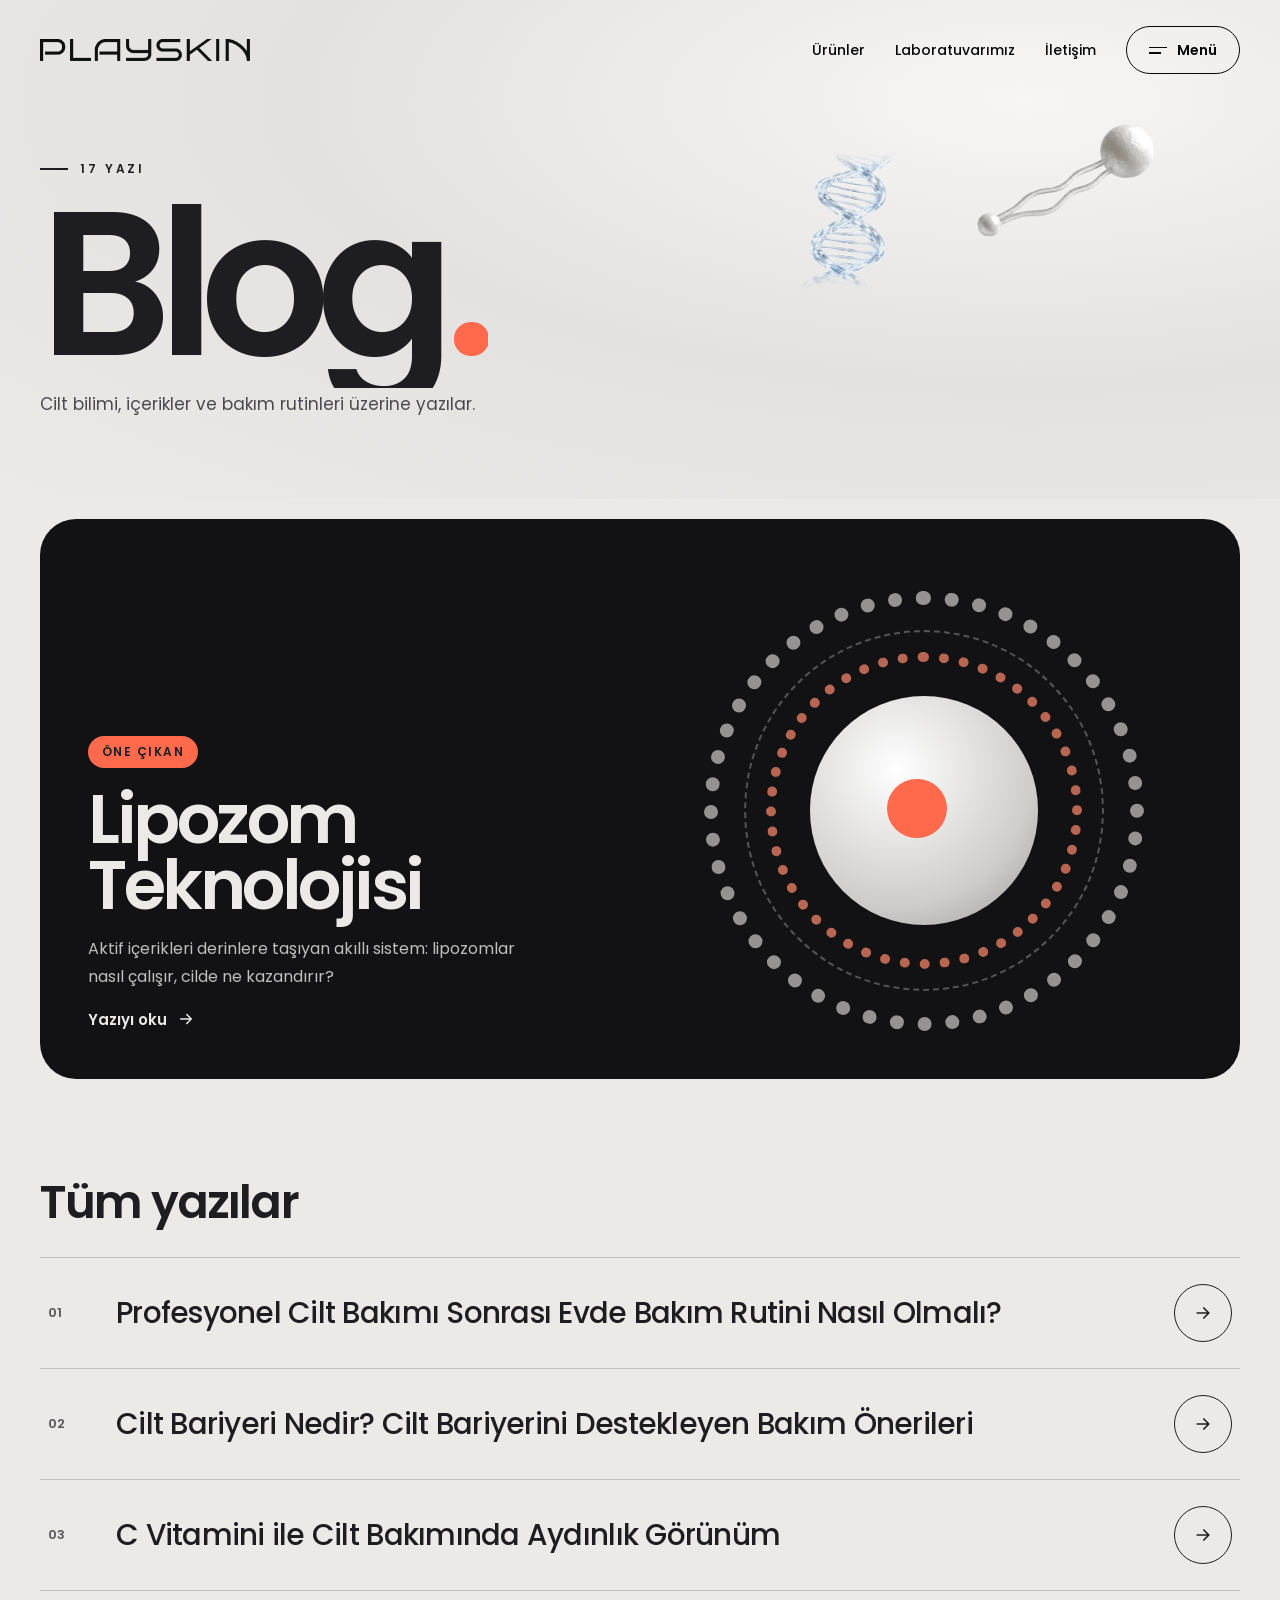
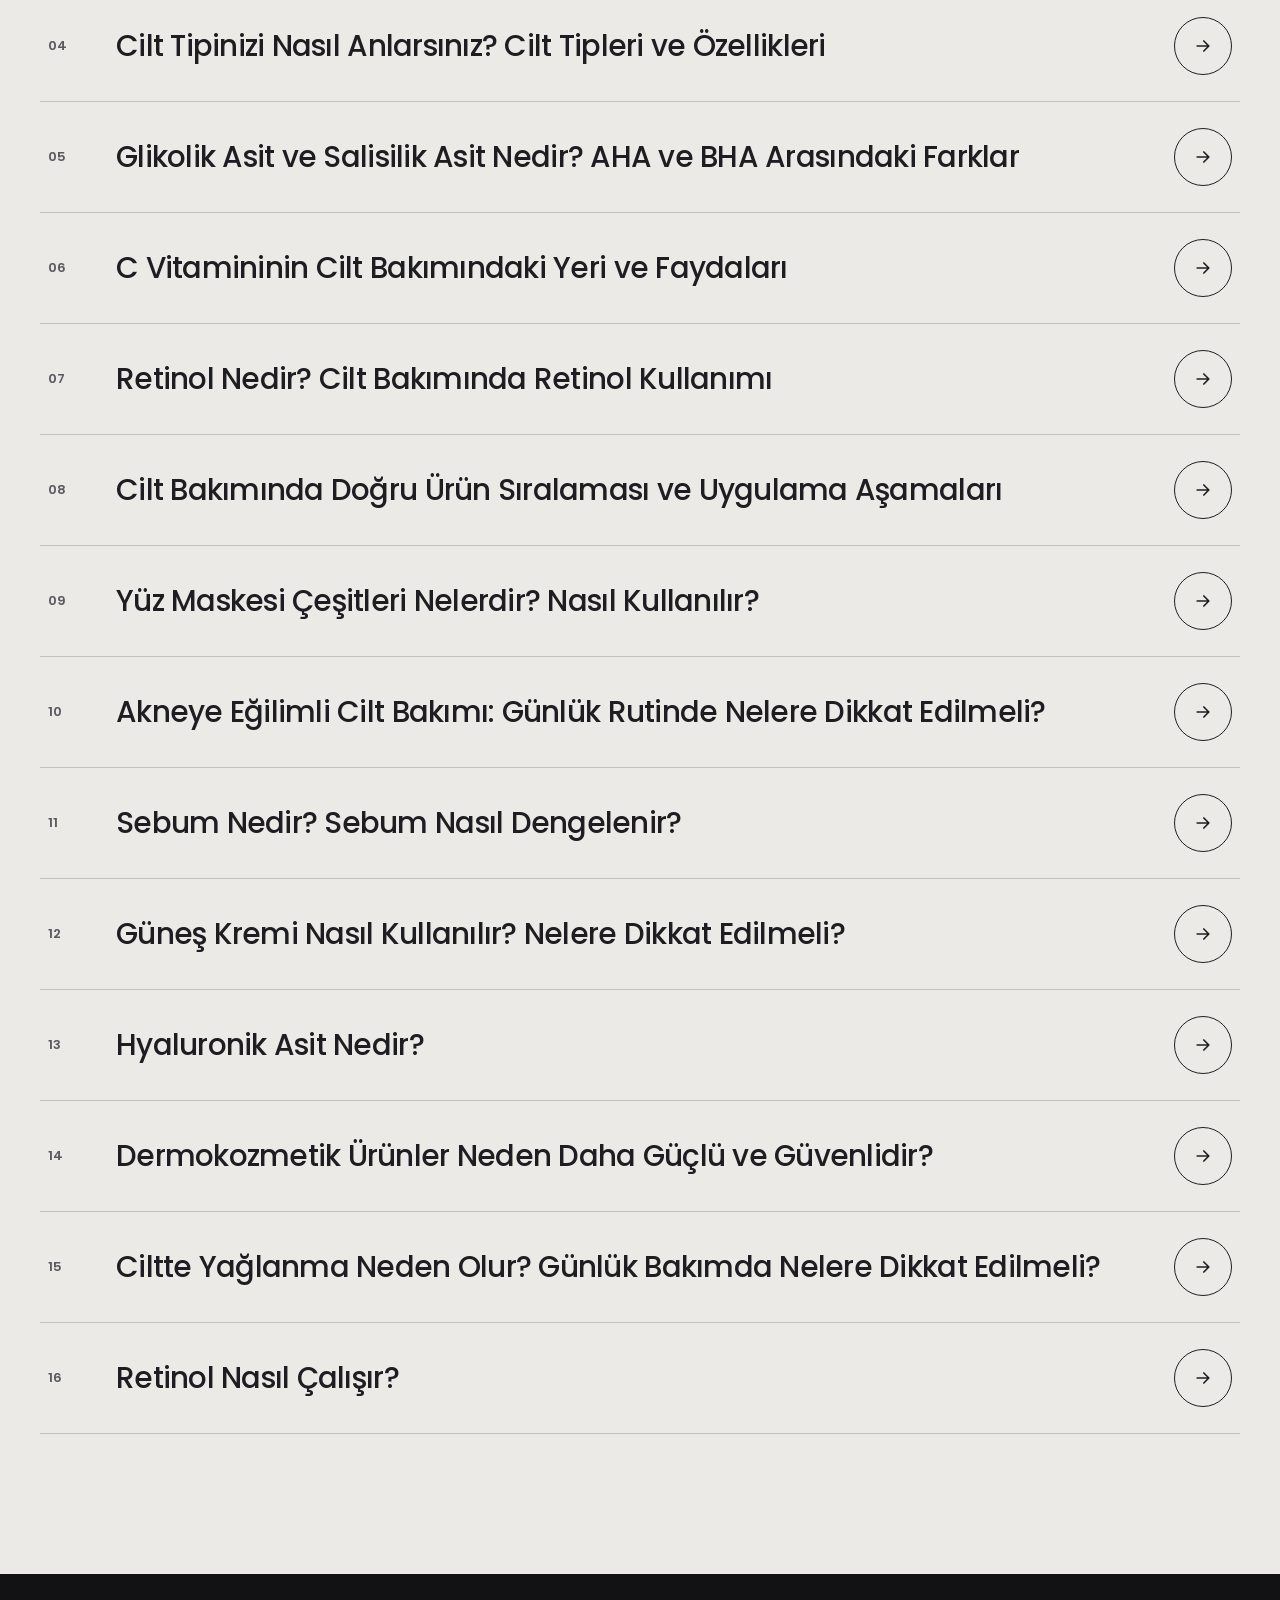
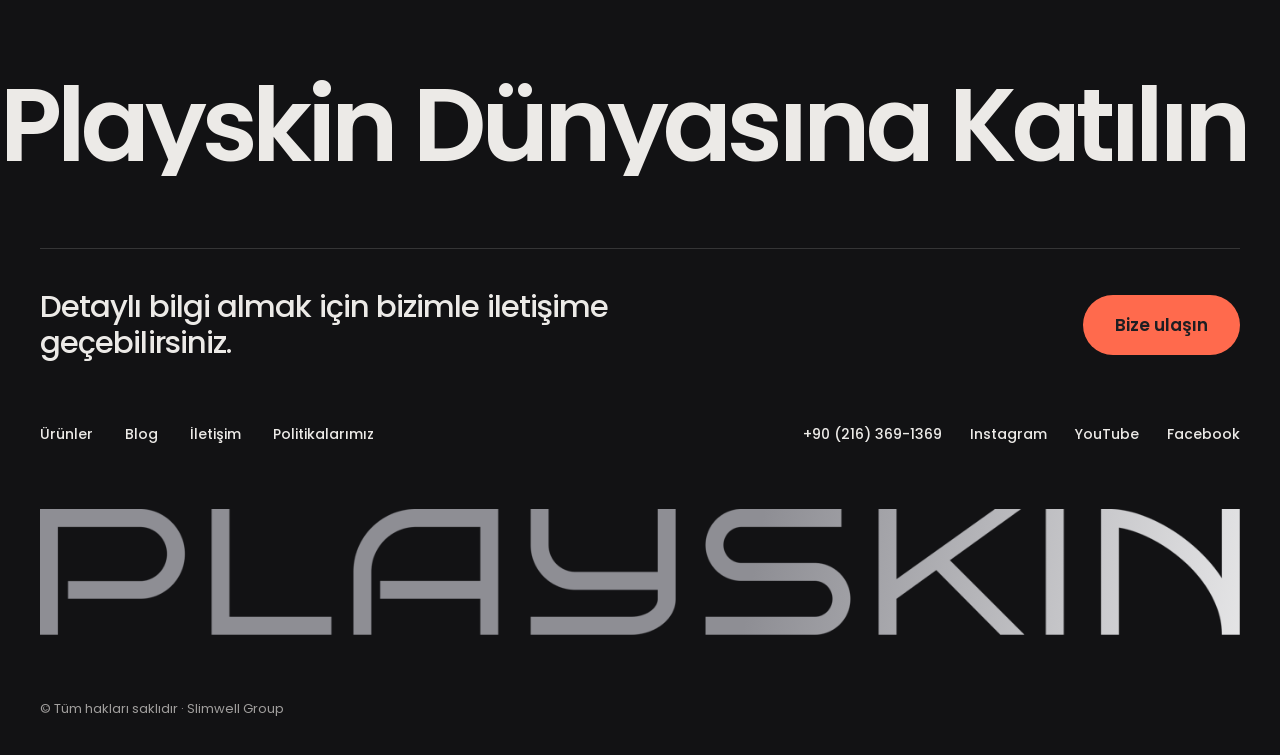
<file: blog.html>
<!doctype html>
<html lang="tr">
<head>
<meta charset="utf-8">
<meta name="viewport" content="width=device-width, initial-scale=1">
<title>Blog · Playskin</title>
<meta name="description" content="PLAYSKIN: lipozom ve eksozom teknolojileriyle geliştirilen profesyonel dermokozmetik bakım. Slimwell Group.">
<meta property="og:title" content="Blog · Playskin">
<meta property="og:description" content="PLAYSKIN: lipozom ve eksozom teknolojileriyle geliştirilen profesyonel dermokozmetik bakım. Slimwell Group.">
<meta property="og:image" content="assets/cover-clean.webp">
<link rel="icon" type="image/png" href="assets/favicon.png">
<link rel="preconnect" href="https://fonts.googleapis.com">
<link rel="preconnect" href="https://fonts.gstatic.com" crossorigin>
<link rel="stylesheet" href="https://fonts.googleapis.com/css2?family=Poppins:ital,wght@0,300;0,400;0,500;0,600;0,700;1,300&amp;display=swap">
<style>
[hidden]{display:none !important}
body{margin:0;background:#ECEAE7;color:#1E1E22;font-family:'Poppins',system-ui,-apple-system,'Segoe UI',sans-serif;-webkit-font-smoothing:antialiased}
a{color:inherit}a:hover{color:inherit}
a:focus-visible,button:focus-visible{outline:3px solid #FF6A4D;outline-offset:4px}
.mask{display:inline-block;overflow:hidden;vertical-align:top;padding:0 .02em .1em 0;margin-bottom:-.1em}
.ch{display:inline-block;transform:translateY(115%);animation:ch-up 1.15s cubic-bezier(.16,1,.3,1) forwards}
@keyframes ch-up{from{transform:translateY(115%) rotate(8deg)}to{transform:none}}
.fade-up{opacity:0;transform:translateY(24px);animation:fade-up 1s cubic-bezier(.2,.8,.2,1) forwards}
@keyframes fade-up{to{opacity:1;transform:none}}
.hdr{position:fixed;top:0;left:0;right:0;z-index:50;mix-blend-mode:difference;color:#ECEAE7;pointer-events:none}
.hdr a,.hdr button{pointer-events:auto}
.hl{position:relative;text-decoration:none}
.hl::after{content:"";position:absolute;left:0;right:0;bottom:-5px;height:1.5px;background:currentColor;transform:scaleX(0);transform-origin:100% 50%;transition:transform .45s cubic-bezier(.76,0,.24,1)}
.hl:hover::after{transform:scaleX(1);transform-origin:0 50%}
.ps2-mag{transform:translate(calc(var(--mx,0)*1px),calc(var(--my,0)*1px));transition:transform .55s cubic-bezier(.2,.8,.2,1)}
.ps2-cur{position:fixed;left:0;top:0;width:46px;height:46px;margin:-23px 0 0 -23px;border:1.5px solid #ECEAE7;border-radius:50%;mix-blend-mode:difference;pointer-events:none;z-index:95;will-change:transform}
.ps2-dot{position:fixed;left:0;top:0;width:6px;height:6px;margin:-3px 0 0 -3px;border-radius:50%;background:#ECEAE7;mix-blend-mode:difference;pointer-events:none;z-index:96;will-change:transform}
@media (pointer:coarse){.ps2-cur,.ps2-dot{display:none}}
@media (max-width:760px){.hdr nav .hl{display:none}.hdr>div{padding:18px 20px !important}}
.spin{animation:spin 30s linear infinite}
@keyframes spin{to{transform:rotate(360deg)}}
.spin-r{animation:spin-r 22s linear infinite}
@keyframes spin-r{to{transform:rotate(-360deg)}}
.mq-r{animation:mq-r 36s linear infinite}
@keyframes mq-r{from{transform:translateX(-50%)}to{transform:translateX(0)}}
.fl{animation:fl 7s ease-in-out infinite}
@keyframes fl{0%,100%{transform:translateY(0) rotate(0deg)}50%{transform:translateY(-18px) rotate(-3deg)}}
.prev{position:fixed;left:0;top:0;width:280px;height:340px;margin:-170px 0 0 -140px;border-radius:24px;overflow:hidden;pointer-events:none;z-index:60;opacity:0;transform:scale(.6) rotate(-6deg);transition:opacity .35s,transform .5s cubic-bezier(.2,.8,.2,1);box-shadow:0 40px 80px -30px rgba(0,0,0,.45)}
.prev.on{opacity:1;transform:scale(1) rotate(0deg)}
.post .ptxt{transition:transform .6s cubic-bezier(.2,.8,.2,1),color .4s}
.post:hover .ptxt{transform:translateX(26px)}
.post .parr{transition:transform .5s cubic-bezier(.2,.8,.2,1),background .4s,color .4s}
.post:hover .parr{transform:rotate(-45deg);background:#1E1E22;color:#ECEAE7}
.post .pline{transform:scaleX(0);transform-origin:0 50%;transition:transform .7s cubic-bezier(.76,0,.24,1)}
.post:hover .pline{transform:scaleX(1)}
.feat .fimg{transition:transform 1.2s cubic-bezier(.2,.8,.2,1)}
.feat:hover .fimg{transform:scale(1.06)}
.btn{transition:background .35s,color .35s}
.btn:hover{background:#FF6A4D !important;color:#1E1E22 !important}
.logo-sheen{-webkit-mask-image:url(assets/logo-light.png);mask-image:url(assets/logo-light.png);-webkit-mask-size:contain;mask-size:contain;-webkit-mask-repeat:no-repeat;mask-repeat:no-repeat;-webkit-mask-position:center;mask-position:center;background:linear-gradient(100deg,#8E8E94 20%,#FFFFFF 38%,#B9A6FF 48%,#FF8A6B 56%,#FFFFFF 64%,#8E8E94 80%);background-size:300% 100%;animation:sheen 7s linear infinite}
@keyframes sheen{from{background-position:100% 0}to{background-position:-200% 0}}
.menu{animation:menu-in 1s cubic-bezier(.76,0,.24,1) both}
@keyframes menu-in{from{clip-path:circle(0% at calc(100% - 80px) 46px)}to{clip-path:circle(160% at calc(100% - 80px) 46px)}}
.mi{display:inline-block;transform:translateY(115%);animation:ch-up 1s cubic-bezier(.16,1,.3,1) forwards}
@supports (animation-timeline: view()){.rv{animation:rv linear both;animation-timeline:view();animation-range:entry 0% cover 25%}.clip{animation:clip linear both;animation-timeline:view();animation-range:entry 0% cover 45%}}
@keyframes rv{from{opacity:0;transform:translateY(50px)}to{opacity:1;transform:none}}
@keyframes clip{from{clip-path:inset(16% 12% 16% 12% round 64px)}to{clip-path:inset(0 0 0 0 round 36px)}}
@media (prefers-reduced-motion: reduce){*,*::before,*::after{animation-duration:.01ms !important;animation-iteration-count:1 !important;transition:none !important}.ch,.mi{transform:none}.fade-up{opacity:1;transform:none}}
@media (pointer:coarse){.prev{display:none}}
</style>
<script src="assets/site.js" defer></script>
</head>
<body>
<div style="background: #ECEAE7; color: #1E1E22; overflow-x: clip">

<div class="ps2-cur" aria-hidden="true" style="transform: translate3d(-100px,-100px,0)"></div>
<div class="ps2-dot" aria-hidden="true" style="transform: translate3d(-100px,-100px,0)"></div>
<div class="prev" aria-hidden="true"><img class="prev-img" src="assets/model-water.webp" alt="" style="width: 100%; height: 100%; object-fit: cover"></div>

<header class="hdr">
<div style="max-width: 1440px; margin: 0 auto; padding: 26px 40px; box-sizing: border-box; display: flex; align-items: center; justify-content: space-between; gap: 24px">
<a href="index.html" aria-label="Playskin ana sayfa" style="display: block; line-height: 0"><img src="assets/logo-light.png" alt="Playskin" style="height: 22px; width: auto"></a>
<nav aria-label="Hızlı menü" style="display: flex; align-items: center; gap: 30px; font-size: 14px; font-weight: 500">
<a class="hl" href="urunler.html">Ürünler</a>
<a class="hl" href="laboratuvar.html">Laboratuvarımız</a>
<a class="hl" href="iletisim.html">İletişim</a>
<button type="button" data-act="menu-toggle" aria-expanded="false" class="ps2-mag" style="display: inline-flex; align-items: center; gap: 10px; min-height: 48px; padding: 0 22px; border-radius: 999px; border: 1.5px solid currentColor; background: transparent; color: inherit; font: inherit; font-weight: 600; cursor: pointer"><span style="display: flex; flex-direction: column; gap: 4px"><span style="display: block; width: 18px; height: 1.5px; background: currentColor"></span><span style="display: block; width: 12px; height: 1.5px; background: currentColor"></span></span>Menü</button>
</nav>
</div>
</header>

<div data-menu hidden>
<div class="menu" role="dialog" aria-modal="true" aria-label="Menü" style="position: fixed; inset: 0; z-index: 80; background: #121214; color: #ECEAE7; overflow: auto">
<div style="position: relative; max-width: 1440px; min-height: 100%; margin: 0 auto; padding: 26px 40px 40px; box-sizing: border-box; display: flex; flex-direction: column; gap: 48px">
<div style="display: flex; justify-content: space-between; align-items: center">
<img src="assets/logo-light.png" alt="Playskin" style="height: 22px; width: auto">
<button type="button" data-act="menu-close" class="ps2-mag" style="display: inline-flex; align-items: center; gap: 10px; min-height: 48px; padding: 0 22px; border-radius: 999px; border: 1.5px solid #ECEAE7; background: transparent; color: #ECEAE7; font: inherit; font-weight: 600; cursor: pointer"><svg aria-hidden="true" width="16" height="16" viewBox="0 0 24 24" fill="none" stroke="currentColor" stroke-width="2.2" stroke-linecap="round"><path d="M5 5l14 14M19 5L5 19"></path></svg>Kapat</button>
</div>
<nav aria-label="Ana menü" style="display: flex; flex-direction: column; gap: 2px; font-weight: 500; font-size: clamp(2.4rem, 5.6vw, 5.2rem); line-height: 1.08; letter-spacing: -0.035em">
<a href="index.html" style="display: flex; align-items: baseline; gap: 20px; text-decoration: none"><span style="font-size: 13px; font-weight: 600; letter-spacing: 0; color: #FF8A6B">01</span><span class="mask"><span class="mi" style="animation-delay: .25s">Ana Sayfa</span></span></a>
<a href="hakkimizda.html" style="display: flex; align-items: baseline; gap: 20px; text-decoration: none"><span style="font-size: 13px; font-weight: 600; letter-spacing: 0; color: #FF8A6B">02</span><span class="mask"><span class="mi" style="animation-delay: .32s">Hakkımızda</span></span></a>
<a href="urunler.html" style="display: flex; align-items: baseline; gap: 20px; text-decoration: none"><span style="font-size: 13px; font-weight: 600; letter-spacing: 0; color: #FF8A6B">03</span><span class="mask"><span class="mi" style="animation-delay: .39s">Ürünler</span></span></a>
<a href="laboratuvar.html" style="display: flex; align-items: baseline; gap: 20px; text-decoration: none"><span style="font-size: 13px; font-weight: 600; letter-spacing: 0; color: #FF8A6B">04</span><span class="mask"><span class="mi" style="animation-delay: .46s">Laboratuvarımız</span></span></a>
<a href="blog.html" data-act="menu-close" style="display: flex; align-items: baseline; gap: 20px; text-decoration: none"><span style="font-size: 13px; font-weight: 600; letter-spacing: 0; color: #FF8A6B">05</span><span class="mask"><span class="mi" style="animation-delay: .53s">Blog</span></span></a>
<a href="iletisim.html" style="display: flex; align-items: baseline; gap: 20px; text-decoration: none"><span style="font-size: 13px; font-weight: 600; letter-spacing: 0; color: #FF8A6B">06</span><span class="mask"><span class="mi" style="animation-delay: .6s">İletişim</span></span></a>
</nav>
<div style="margin-top: auto; display: flex; flex-wrap: wrap; justify-content: space-between; gap: 16px 40px; font-size: 14px; font-weight: 500; color: rgba(236,234,231,.8)">
<a class="hl" href="tel:+902163691369">+90 (216) 369-1369</a>
<a class="hl" href="mailto:info@playskin.com.tr">info@playskin.com.tr</a>
</div>
</div>
</div>
</div>

<main>

<section aria-label="Blog" style="position: relative; overflow: hidden; padding: 160px 40px 80px; background: radial-gradient(ellipse at 80% 20%, #F7F6F5 0%, #E4E2E0 50%, #ECEAE7 100%)">
<img aria-hidden="true" class="fl" src="assets/molecule-silver.webp" alt="" style="position: absolute; right: 8%; top: 18%; width: 220px; height: auto; animation-duration: 9s">
<img aria-hidden="true" class="fl" src="assets/dna-crystal.webp" alt="" style="position: absolute; right: 30%; top: 30%; width: 100px; height: auto; animation-duration: 7s; animation-delay: -2s">
<div style="position: relative; max-width: 1440px; margin: 0 auto; display: flex; flex-direction: column; gap: 22px">
<p class="fade-up" style="margin: 0; display: inline-flex; align-items: center; gap: 12px; font-size: 12px; font-weight: 600; letter-spacing: .24em; animation-delay: .05s"><span aria-hidden="true" style="width: 28px; height: 1.5px; background: currentColor"></span>17 YAZI</p>
<h1 style="margin: 0; font-weight: 600; font-size: clamp(5rem, 16vw, 16rem); line-height: .82; letter-spacing: -0.07em"><span class="mask"><span class="ch" style="animation-delay: .15s">Blog</span></span><span class="mask"><span class="ch" style="animation-delay: .25s; color: #FF6A4D">.</span></span></h1>
<p class="fade-up" style="margin: 0; max-width: 520px; font-size: 17px; line-height: 1.7; color: #4A4A50; animation-delay: .5s">Cilt bilimi, içerikler ve bakım rutinleri üzerine yazılar.</p>
</div>
</section>

<section aria-label="Öne çıkan yazı" style="padding: 20px 40px 100px">
<a class="feat clip" href="laboratuvar.html" style="position: relative; overflow: hidden; max-width: 1440px; min-height: 560px; margin: 0 auto; box-sizing: border-box; padding: 48px; border-radius: 36px; background: #121214; color: #ECEAE7; text-decoration: none; display: grid; grid-template-columns: repeat(auto-fit, minmax(min(440px, 100%), 1fr)); gap: 32px; align-items: end">
<div style="position: relative; display: flex; flex-direction: column; gap: 18px; z-index: 1">
<span style="align-self: flex-start; padding: 7px 14px; border-radius: 999px; background: #FF6A4D; color: #1E1E22; font-size: 12px; font-weight: 600; letter-spacing: .12em">ÖNE ÇIKAN</span>
<h2 style="margin: 0; font-weight: 600; font-size: clamp(2.8rem, 5.4vw, 5.6rem); line-height: .95; letter-spacing: -0.05em">Lipozom Teknolojisi</h2>
<p style="margin: 0; max-width: 460px; font-size: 16px; line-height: 1.7; color: rgba(236,234,231,.8)">Aktif içerikleri derinlere taşıyan akıllı sistem: lipozomlar nasıl çalışır, cilde ne kazandırır?</p>
<span style="display: inline-flex; align-items: center; gap: 10px; font-weight: 600; font-size: 15px">Yazıyı oku<svg aria-hidden="true" width="18" height="18" viewBox="0 0 24 24" fill="none" stroke="currentColor" stroke-width="2" stroke-linecap="round" stroke-linejoin="round"><path d="M5 12h14M13 6l6 6-6 6"></path></svg></span>
</div>
<div aria-hidden="true" class="fimg" style="position: relative; width: min(440px, 100%); aspect-ratio: 1; justify-self: center">
<div class="spin" style="position: absolute; inset: 0; border-radius: 50%; border: 14px dotted rgba(236,234,231,.6)"></div>
<div class="spin-r" style="position: absolute; inset: 9%; border-radius: 50%; border: 2px dashed rgba(236,234,231,.3)"></div>
<div class="spin" style="position: absolute; inset: 14%; border-radius: 50%; border: 10px dotted rgba(255,138,107,.7); animation-direction: reverse"></div>
<div style="position: absolute; inset: 24%; border-radius: 50%; background: radial-gradient(circle at 38% 32%, #FFFFFF, #CFCDCB 65%, #9A9896)"><span class="fl" style="position: absolute; left: 34%; top: 36%; width: 26%; aspect-ratio: 1; border-radius: 50%; background: #FF6A4D; animation-duration: 4s"></span></div>
</div>
</a>
</section>

<section aria-labelledby="yazi-baslik" style="padding: 0 40px 140px">
<div style="max-width: 1440px; margin: 0 auto; display: flex; flex-direction: column; gap: 32px">
<h2 id="yazi-baslik" class="rv" style="margin: 0; font-weight: 600; font-size: clamp(2rem, 3.6vw, 3.6rem); line-height: 1; letter-spacing: -0.04em">Tüm yazılar</h2>
<div style="display: flex; flex-direction: column; border-bottom: 1px solid rgba(30,30,34,.2)">

<a class="post rv" href="#" data-img="assets/nad-serum.webp" style="position: relative; display: flex; align-items: center; gap: 28px; padding: 26px 8px; border-top: 1px solid rgba(30,30,34,.2); text-decoration: none; color: #1E1E22">
<span aria-hidden="true" class="pline" style="position: absolute; left: 0; right: 0; bottom: -1px; height: 2px; background: #FF6A4D"></span>
<span style="width: 40px; flex: none; font-size: 13px; font-weight: 600; color: #5A5A60">01</span>
<span class="ptxt" style="flex: 1; font-weight: 500; font-size: clamp(1.25rem, 2.3vw, 2.2rem); line-height: 1.2; letter-spacing: -0.025em">Profesyonel Cilt Bakımı Sonrası Evde Bakım Rutini Nasıl Olmalı?</span>
<span aria-hidden="true" class="parr" style="flex: none; display: flex; align-items: center; justify-content: center; width: 56px; height: 56px; border-radius: 50%; border: 1.5px solid #1E1E22"><svg width="20" height="20" viewBox="0 0 24 24" fill="none" stroke="currentColor" stroke-width="2" stroke-linecap="round" stroke-linejoin="round"><path d="M5 12h14M13 6l6 6-6 6"></path></svg></span>
</a>

<a class="post rv" href="#" data-img="assets/model-water.webp" style="position: relative; display: flex; align-items: center; gap: 28px; padding: 26px 8px; border-top: 1px solid rgba(30,30,34,.2); text-decoration: none; color: #1E1E22">
<span aria-hidden="true" class="pline" style="position: absolute; left: 0; right: 0; bottom: -1px; height: 2px; background: #FF6A4D"></span>
<span style="width: 40px; flex: none; font-size: 13px; font-weight: 600; color: #5A5A60">02</span>
<span class="ptxt" style="flex: 1; font-weight: 500; font-size: clamp(1.25rem, 2.3vw, 2.2rem); line-height: 1.2; letter-spacing: -0.025em">Cilt Bariyeri Nedir? Cilt Bariyerini Destekleyen Bakım Önerileri</span>
<span aria-hidden="true" class="parr" style="flex: none; display: flex; align-items: center; justify-content: center; width: 56px; height: 56px; border-radius: 50%; border: 1.5px solid #1E1E22"><svg width="20" height="20" viewBox="0 0 24 24" fill="none" stroke="currentColor" stroke-width="2" stroke-linecap="round" stroke-linejoin="round"><path d="M5 12h14M13 6l6 6-6 6"></path></svg></span>
</a>

<a class="post rv" href="#" data-img="assets/aha-bha.webp" style="position: relative; display: flex; align-items: center; gap: 28px; padding: 26px 8px; border-top: 1px solid rgba(30,30,34,.2); text-decoration: none; color: #1E1E22">
<span aria-hidden="true" class="pline" style="position: absolute; left: 0; right: 0; bottom: -1px; height: 2px; background: #FF6A4D"></span>
<span style="width: 40px; flex: none; font-size: 13px; font-weight: 600; color: #5A5A60">03</span>
<span class="ptxt" style="flex: 1; font-weight: 500; font-size: clamp(1.25rem, 2.3vw, 2.2rem); line-height: 1.2; letter-spacing: -0.025em">C Vitamini ile Cilt Bakımında Aydınlık Görünüm</span>
<span aria-hidden="true" class="parr" style="flex: none; display: flex; align-items: center; justify-content: center; width: 56px; height: 56px; border-radius: 50%; border: 1.5px solid #1E1E22"><svg width="20" height="20" viewBox="0 0 24 24" fill="none" stroke="currentColor" stroke-width="2" stroke-linecap="round" stroke-linejoin="round"><path d="M5 12h14M13 6l6 6-6 6"></path></svg></span>
</a>

<a class="post rv" href="#" data-img="assets/model-teal.webp" style="position: relative; display: flex; align-items: center; gap: 28px; padding: 26px 8px; border-top: 1px solid rgba(30,30,34,.2); text-decoration: none; color: #1E1E22">
<span aria-hidden="true" class="pline" style="position: absolute; left: 0; right: 0; bottom: -1px; height: 2px; background: #FF6A4D"></span>
<span style="width: 40px; flex: none; font-size: 13px; font-weight: 600; color: #5A5A60">04</span>
<span class="ptxt" style="flex: 1; font-weight: 500; font-size: clamp(1.25rem, 2.3vw, 2.2rem); line-height: 1.2; letter-spacing: -0.025em">Cilt Tipinizi Nasıl Anlarsınız? Cilt Tipleri ve Özellikleri</span>
<span aria-hidden="true" class="parr" style="flex: none; display: flex; align-items: center; justify-content: center; width: 56px; height: 56px; border-radius: 50%; border: 1.5px solid #1E1E22"><svg width="20" height="20" viewBox="0 0 24 24" fill="none" stroke="currentColor" stroke-width="2" stroke-linecap="round" stroke-linejoin="round"><path d="M5 12h14M13 6l6 6-6 6"></path></svg></span>
</a>

<a class="post rv" href="#" data-img="assets/model-exo.webp" style="position: relative; display: flex; align-items: center; gap: 28px; padding: 26px 8px; border-top: 1px solid rgba(30,30,34,.2); text-decoration: none; color: #1E1E22">
<span aria-hidden="true" class="pline" style="position: absolute; left: 0; right: 0; bottom: -1px; height: 2px; background: #FF6A4D"></span>
<span style="width: 40px; flex: none; font-size: 13px; font-weight: 600; color: #5A5A60">05</span>
<span class="ptxt" style="flex: 1; font-weight: 500; font-size: clamp(1.25rem, 2.3vw, 2.2rem); line-height: 1.2; letter-spacing: -0.025em">Glikolik Asit ve Salisilik Asit Nedir? AHA ve BHA Arasındaki Farklar</span>
<span aria-hidden="true" class="parr" style="flex: none; display: flex; align-items: center; justify-content: center; width: 56px; height: 56px; border-radius: 50%; border: 1.5px solid #1E1E22"><svg width="20" height="20" viewBox="0 0 24 24" fill="none" stroke="currentColor" stroke-width="2" stroke-linecap="round" stroke-linejoin="round"><path d="M5 12h14M13 6l6 6-6 6"></path></svg></span>
</a>

<a class="post rv" href="#" data-img="assets/model-melanin.webp" style="position: relative; display: flex; align-items: center; gap: 28px; padding: 26px 8px; border-top: 1px solid rgba(30,30,34,.2); text-decoration: none; color: #1E1E22">
<span aria-hidden="true" class="pline" style="position: absolute; left: 0; right: 0; bottom: -1px; height: 2px; background: #FF6A4D"></span>
<span style="width: 40px; flex: none; font-size: 13px; font-weight: 600; color: #5A5A60">06</span>
<span class="ptxt" style="flex: 1; font-weight: 500; font-size: clamp(1.25rem, 2.3vw, 2.2rem); line-height: 1.2; letter-spacing: -0.025em">C Vitamininin Cilt Bakımındaki Yeri ve Faydaları</span>
<span aria-hidden="true" class="parr" style="flex: none; display: flex; align-items: center; justify-content: center; width: 56px; height: 56px; border-radius: 50%; border: 1.5px solid #1E1E22"><svg width="20" height="20" viewBox="0 0 24 24" fill="none" stroke="currentColor" stroke-width="2" stroke-linecap="round" stroke-linejoin="round"><path d="M5 12h14M13 6l6 6-6 6"></path></svg></span>
</a>

<a class="post rv" href="#" data-img="assets/cc-cream.webp" style="position: relative; display: flex; align-items: center; gap: 28px; padding: 26px 8px; border-top: 1px solid rgba(30,30,34,.2); text-decoration: none; color: #1E1E22">
<span aria-hidden="true" class="pline" style="position: absolute; left: 0; right: 0; bottom: -1px; height: 2px; background: #FF6A4D"></span>
<span style="width: 40px; flex: none; font-size: 13px; font-weight: 600; color: #5A5A60">07</span>
<span class="ptxt" style="flex: 1; font-weight: 500; font-size: clamp(1.25rem, 2.3vw, 2.2rem); line-height: 1.2; letter-spacing: -0.025em">Retinol Nedir? Cilt Bakımında Retinol Kullanımı</span>
<span aria-hidden="true" class="parr" style="flex: none; display: flex; align-items: center; justify-content: center; width: 56px; height: 56px; border-radius: 50%; border: 1.5px solid #1E1E22"><svg width="20" height="20" viewBox="0 0 24 24" fill="none" stroke="currentColor" stroke-width="2" stroke-linecap="round" stroke-linejoin="round"><path d="M5 12h14M13 6l6 6-6 6"></path></svg></span>
</a>

<a class="post rv" href="#" data-img="assets/derma-calm.webp" style="position: relative; display: flex; align-items: center; gap: 28px; padding: 26px 8px; border-top: 1px solid rgba(30,30,34,.2); text-decoration: none; color: #1E1E22">
<span aria-hidden="true" class="pline" style="position: absolute; left: 0; right: 0; bottom: -1px; height: 2px; background: #FF6A4D"></span>
<span style="width: 40px; flex: none; font-size: 13px; font-weight: 600; color: #5A5A60">08</span>
<span class="ptxt" style="flex: 1; font-weight: 500; font-size: clamp(1.25rem, 2.3vw, 2.2rem); line-height: 1.2; letter-spacing: -0.025em">Cilt Bakımında Doğru Ürün Sıralaması ve Uygulama Aşamaları</span>
<span aria-hidden="true" class="parr" style="flex: none; display: flex; align-items: center; justify-content: center; width: 56px; height: 56px; border-radius: 50%; border: 1.5px solid #1E1E22"><svg width="20" height="20" viewBox="0 0 24 24" fill="none" stroke="currentColor" stroke-width="2" stroke-linecap="round" stroke-linejoin="round"><path d="M5 12h14M13 6l6 6-6 6"></path></svg></span>
</a>

<a class="post rv" href="#" data-img="assets/nad-serum.webp" style="position: relative; display: flex; align-items: center; gap: 28px; padding: 26px 8px; border-top: 1px solid rgba(30,30,34,.2); text-decoration: none; color: #1E1E22">
<span aria-hidden="true" class="pline" style="position: absolute; left: 0; right: 0; bottom: -1px; height: 2px; background: #FF6A4D"></span>
<span style="width: 40px; flex: none; font-size: 13px; font-weight: 600; color: #5A5A60">09</span>
<span class="ptxt" style="flex: 1; font-weight: 500; font-size: clamp(1.25rem, 2.3vw, 2.2rem); line-height: 1.2; letter-spacing: -0.025em">Yüz Maskesi Çeşitleri Nelerdir? Nasıl Kullanılır?</span>
<span aria-hidden="true" class="parr" style="flex: none; display: flex; align-items: center; justify-content: center; width: 56px; height: 56px; border-radius: 50%; border: 1.5px solid #1E1E22"><svg width="20" height="20" viewBox="0 0 24 24" fill="none" stroke="currentColor" stroke-width="2" stroke-linecap="round" stroke-linejoin="round"><path d="M5 12h14M13 6l6 6-6 6"></path></svg></span>
</a>

<a class="post rv" href="#" data-img="assets/model-water.webp" style="position: relative; display: flex; align-items: center; gap: 28px; padding: 26px 8px; border-top: 1px solid rgba(30,30,34,.2); text-decoration: none; color: #1E1E22">
<span aria-hidden="true" class="pline" style="position: absolute; left: 0; right: 0; bottom: -1px; height: 2px; background: #FF6A4D"></span>
<span style="width: 40px; flex: none; font-size: 13px; font-weight: 600; color: #5A5A60">10</span>
<span class="ptxt" style="flex: 1; font-weight: 500; font-size: clamp(1.25rem, 2.3vw, 2.2rem); line-height: 1.2; letter-spacing: -0.025em">Akneye Eğilimli Cilt Bakımı: Günlük Rutinde Nelere Dikkat Edilmeli?</span>
<span aria-hidden="true" class="parr" style="flex: none; display: flex; align-items: center; justify-content: center; width: 56px; height: 56px; border-radius: 50%; border: 1.5px solid #1E1E22"><svg width="20" height="20" viewBox="0 0 24 24" fill="none" stroke="currentColor" stroke-width="2" stroke-linecap="round" stroke-linejoin="round"><path d="M5 12h14M13 6l6 6-6 6"></path></svg></span>
</a>

<a class="post rv" href="#" data-img="assets/aha-bha.webp" style="position: relative; display: flex; align-items: center; gap: 28px; padding: 26px 8px; border-top: 1px solid rgba(30,30,34,.2); text-decoration: none; color: #1E1E22">
<span aria-hidden="true" class="pline" style="position: absolute; left: 0; right: 0; bottom: -1px; height: 2px; background: #FF6A4D"></span>
<span style="width: 40px; flex: none; font-size: 13px; font-weight: 600; color: #5A5A60">11</span>
<span class="ptxt" style="flex: 1; font-weight: 500; font-size: clamp(1.25rem, 2.3vw, 2.2rem); line-height: 1.2; letter-spacing: -0.025em">Sebum Nedir? Sebum Nasıl Dengelenir?</span>
<span aria-hidden="true" class="parr" style="flex: none; display: flex; align-items: center; justify-content: center; width: 56px; height: 56px; border-radius: 50%; border: 1.5px solid #1E1E22"><svg width="20" height="20" viewBox="0 0 24 24" fill="none" stroke="currentColor" stroke-width="2" stroke-linecap="round" stroke-linejoin="round"><path d="M5 12h14M13 6l6 6-6 6"></path></svg></span>
</a>

<a class="post rv" href="#" data-img="assets/model-teal.webp" style="position: relative; display: flex; align-items: center; gap: 28px; padding: 26px 8px; border-top: 1px solid rgba(30,30,34,.2); text-decoration: none; color: #1E1E22">
<span aria-hidden="true" class="pline" style="position: absolute; left: 0; right: 0; bottom: -1px; height: 2px; background: #FF6A4D"></span>
<span style="width: 40px; flex: none; font-size: 13px; font-weight: 600; color: #5A5A60">12</span>
<span class="ptxt" style="flex: 1; font-weight: 500; font-size: clamp(1.25rem, 2.3vw, 2.2rem); line-height: 1.2; letter-spacing: -0.025em">Güneş Kremi Nasıl Kullanılır? Nelere Dikkat Edilmeli?</span>
<span aria-hidden="true" class="parr" style="flex: none; display: flex; align-items: center; justify-content: center; width: 56px; height: 56px; border-radius: 50%; border: 1.5px solid #1E1E22"><svg width="20" height="20" viewBox="0 0 24 24" fill="none" stroke="currentColor" stroke-width="2" stroke-linecap="round" stroke-linejoin="round"><path d="M5 12h14M13 6l6 6-6 6"></path></svg></span>
</a>

<a class="post rv" href="#" data-img="assets/model-exo.webp" style="position: relative; display: flex; align-items: center; gap: 28px; padding: 26px 8px; border-top: 1px solid rgba(30,30,34,.2); text-decoration: none; color: #1E1E22">
<span aria-hidden="true" class="pline" style="position: absolute; left: 0; right: 0; bottom: -1px; height: 2px; background: #FF6A4D"></span>
<span style="width: 40px; flex: none; font-size: 13px; font-weight: 600; color: #5A5A60">13</span>
<span class="ptxt" style="flex: 1; font-weight: 500; font-size: clamp(1.25rem, 2.3vw, 2.2rem); line-height: 1.2; letter-spacing: -0.025em">Hyaluronik Asit Nedir?</span>
<span aria-hidden="true" class="parr" style="flex: none; display: flex; align-items: center; justify-content: center; width: 56px; height: 56px; border-radius: 50%; border: 1.5px solid #1E1E22"><svg width="20" height="20" viewBox="0 0 24 24" fill="none" stroke="currentColor" stroke-width="2" stroke-linecap="round" stroke-linejoin="round"><path d="M5 12h14M13 6l6 6-6 6"></path></svg></span>
</a>

<a class="post rv" href="#" data-img="assets/model-melanin.webp" style="position: relative; display: flex; align-items: center; gap: 28px; padding: 26px 8px; border-top: 1px solid rgba(30,30,34,.2); text-decoration: none; color: #1E1E22">
<span aria-hidden="true" class="pline" style="position: absolute; left: 0; right: 0; bottom: -1px; height: 2px; background: #FF6A4D"></span>
<span style="width: 40px; flex: none; font-size: 13px; font-weight: 600; color: #5A5A60">14</span>
<span class="ptxt" style="flex: 1; font-weight: 500; font-size: clamp(1.25rem, 2.3vw, 2.2rem); line-height: 1.2; letter-spacing: -0.025em">Dermokozmetik Ürünler Neden Daha Güçlü ve Güvenlidir?</span>
<span aria-hidden="true" class="parr" style="flex: none; display: flex; align-items: center; justify-content: center; width: 56px; height: 56px; border-radius: 50%; border: 1.5px solid #1E1E22"><svg width="20" height="20" viewBox="0 0 24 24" fill="none" stroke="currentColor" stroke-width="2" stroke-linecap="round" stroke-linejoin="round"><path d="M5 12h14M13 6l6 6-6 6"></path></svg></span>
</a>

<a class="post rv" href="#" data-img="assets/cc-cream.webp" style="position: relative; display: flex; align-items: center; gap: 28px; padding: 26px 8px; border-top: 1px solid rgba(30,30,34,.2); text-decoration: none; color: #1E1E22">
<span aria-hidden="true" class="pline" style="position: absolute; left: 0; right: 0; bottom: -1px; height: 2px; background: #FF6A4D"></span>
<span style="width: 40px; flex: none; font-size: 13px; font-weight: 600; color: #5A5A60">15</span>
<span class="ptxt" style="flex: 1; font-weight: 500; font-size: clamp(1.25rem, 2.3vw, 2.2rem); line-height: 1.2; letter-spacing: -0.025em">Ciltte Yağlanma Neden Olur? Günlük Bakımda Nelere Dikkat Edilmeli?</span>
<span aria-hidden="true" class="parr" style="flex: none; display: flex; align-items: center; justify-content: center; width: 56px; height: 56px; border-radius: 50%; border: 1.5px solid #1E1E22"><svg width="20" height="20" viewBox="0 0 24 24" fill="none" stroke="currentColor" stroke-width="2" stroke-linecap="round" stroke-linejoin="round"><path d="M5 12h14M13 6l6 6-6 6"></path></svg></span>
</a>

<a class="post rv" href="#" data-img="assets/derma-calm.webp" style="position: relative; display: flex; align-items: center; gap: 28px; padding: 26px 8px; border-top: 1px solid rgba(30,30,34,.2); text-decoration: none; color: #1E1E22">
<span aria-hidden="true" class="pline" style="position: absolute; left: 0; right: 0; bottom: -1px; height: 2px; background: #FF6A4D"></span>
<span style="width: 40px; flex: none; font-size: 13px; font-weight: 600; color: #5A5A60">16</span>
<span class="ptxt" style="flex: 1; font-weight: 500; font-size: clamp(1.25rem, 2.3vw, 2.2rem); line-height: 1.2; letter-spacing: -0.025em">Retinol Nasıl Çalışır?</span>
<span aria-hidden="true" class="parr" style="flex: none; display: flex; align-items: center; justify-content: center; width: 56px; height: 56px; border-radius: 50%; border: 1.5px solid #1E1E22"><svg width="20" height="20" viewBox="0 0 24 24" fill="none" stroke="currentColor" stroke-width="2" stroke-linecap="round" stroke-linejoin="round"><path d="M5 12h14M13 6l6 6-6 6"></path></svg></span>
</a>

</div>
</div>
</section>

</main>

<footer style="background: #121214; color: #ECEAE7; overflow: hidden; padding: 100px 0 36px">
<div aria-hidden="true" style="overflow: hidden; margin-bottom: 72px">
<div class="mq-r" style="display: flex; width: max-content; font-weight: 600; font-size: clamp(3.6rem, 8vw, 8rem); line-height: 1; letter-spacing: -0.05em; white-space: nowrap">
<div style="display: flex; align-items: center; gap: 48px; padding-right: 48px"><span>Playskin Dünyasına Katılın</span><span style="color: #FF6A4D">✦</span><span style="color: transparent; -webkit-text-stroke: 1.5px #ECEAE7">Playskin Dünyasına Katılın</span><span style="color: #B9A6FF">✦</span></div>
<div style="display: flex; align-items: center; gap: 48px; padding-right: 48px"><span>Playskin Dünyasına Katılın</span><span style="color: #FF6A4D">✦</span><span style="color: transparent; -webkit-text-stroke: 1.5px #ECEAE7">Playskin Dünyasına Katılın</span><span style="color: #B9A6FF">✦</span></div>
</div>
</div>
<div style="max-width: 1440px; margin: 0 auto; padding: 0 40px; box-sizing: border-box; display: flex; flex-direction: column; gap: 64px">
<div style="display: flex; flex-wrap: wrap; justify-content: space-between; align-items: center; gap: 24px; padding-top: 40px; border-top: 1px solid rgba(236,234,231,.16)">
<p style="margin: 0; max-width: 640px; font-weight: 500; font-size: clamp(1.5rem, 2.4vw, 2.2rem); line-height: 1.15; letter-spacing: -0.03em">Detaylı bilgi almak için bizimle iletişime geçebilirsiniz.</p>
<a class="btn ps2-mag" href="iletisim.html" style="display: inline-flex; align-items: center; gap: 12px; min-height: 60px; padding: 0 32px; border-radius: 999px; background: #FF6A4D; color: #1E1E22; text-decoration: none; font-weight: 600; font-size: 17px">Bize ulaşın</a>
</div>
<div style="display: flex; flex-wrap: wrap; justify-content: space-between; gap: 20px 40px; font-size: 14px; font-weight: 500">
<nav aria-label="Alt menü" style="display: flex; flex-wrap: wrap; gap: 12px 32px"><a class="hl" href="urunler.html">Ürünler</a><a class="hl" href="blog.html">Blog</a><a class="hl" href="iletisim.html">İletişim</a><a class="hl" href="#">Politikalarımız</a></nav>
<div style="display: flex; flex-wrap: wrap; gap: 12px 28px"><a class="hl" href="tel:+902163691369">+90 (216) 369-1369</a><a class="hl" href="#">Instagram</a><a class="hl" href="#">YouTube</a><a class="hl" href="#">Facebook</a></div>
</div>
<div aria-hidden="true" class="logo-sheen" style="width: 100%; aspect-ratio: 1400 / 147"></div>
<p style="margin: 0; font-size: 13px; color: rgba(236,234,231,.65)">© Tüm hakları saklıdır · Slimwell Group</p>
</div>
</footer>

</div>
</body>
</html>
</file>
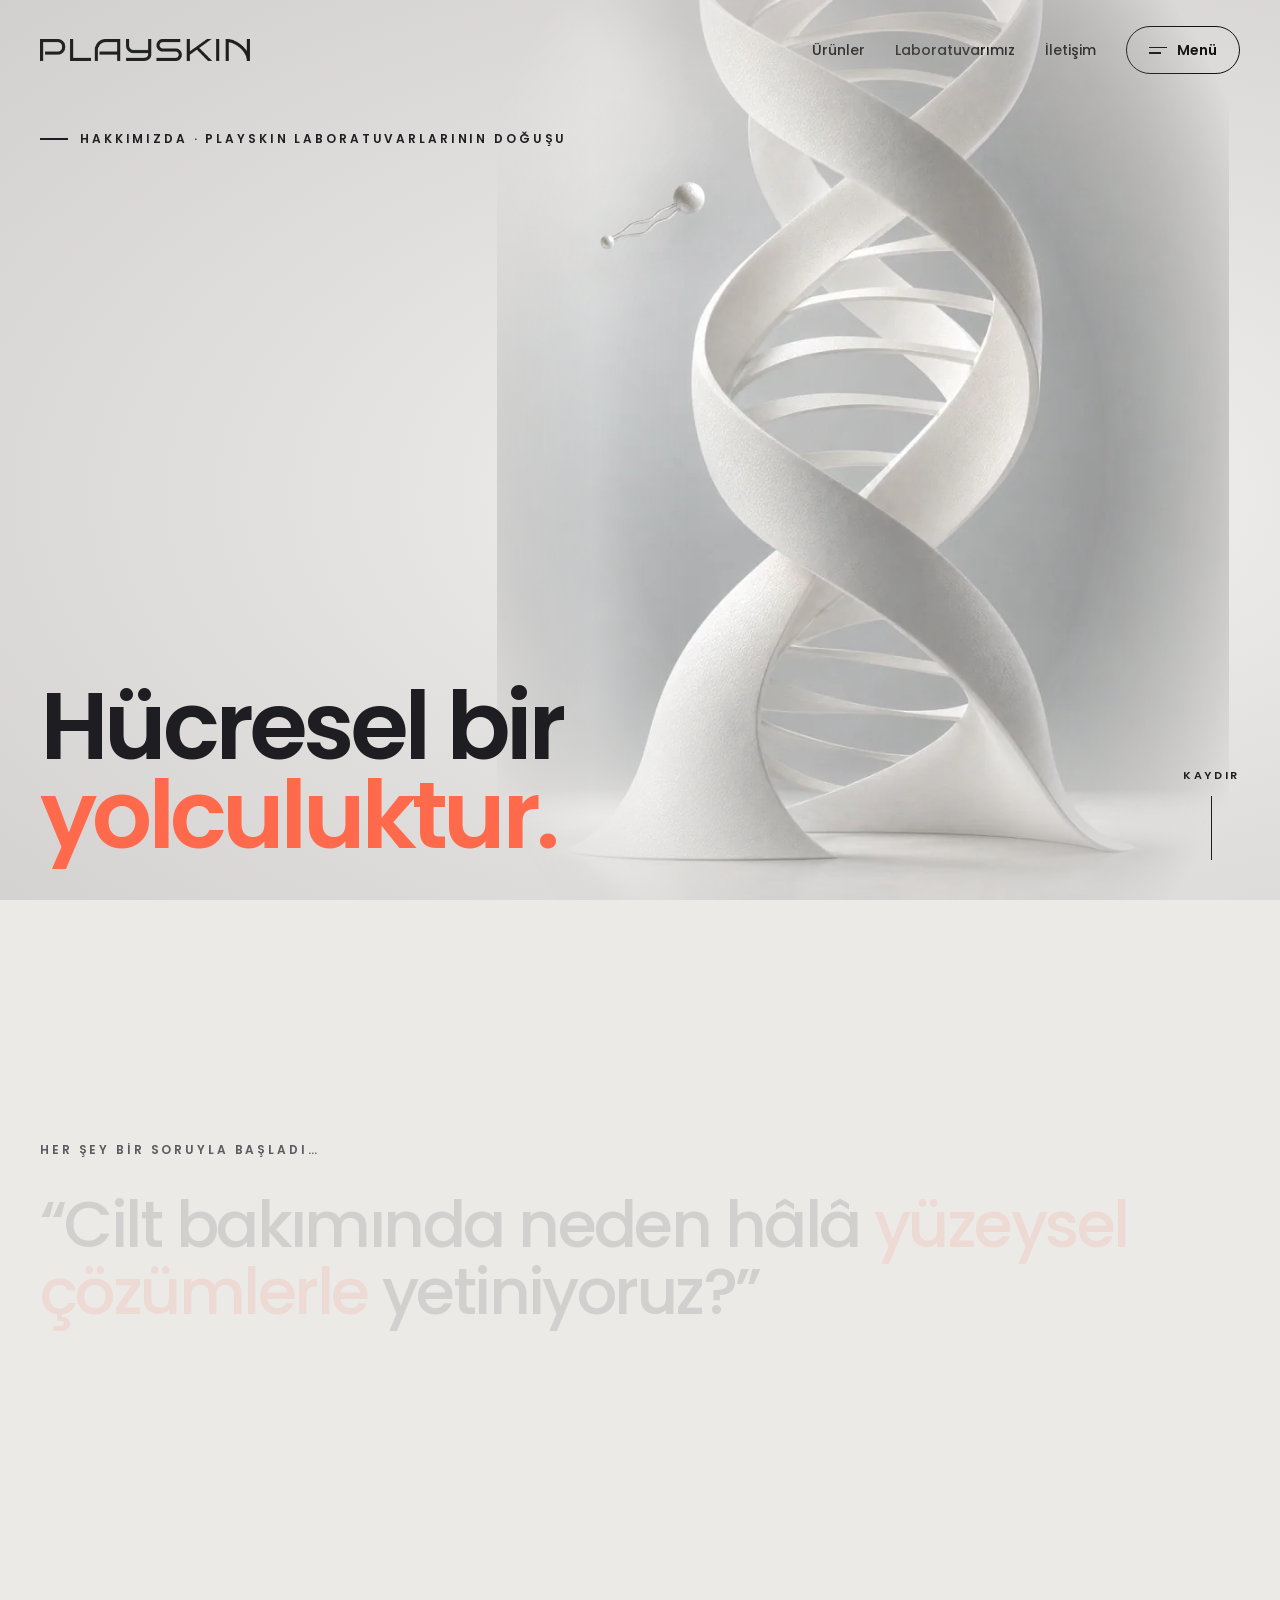
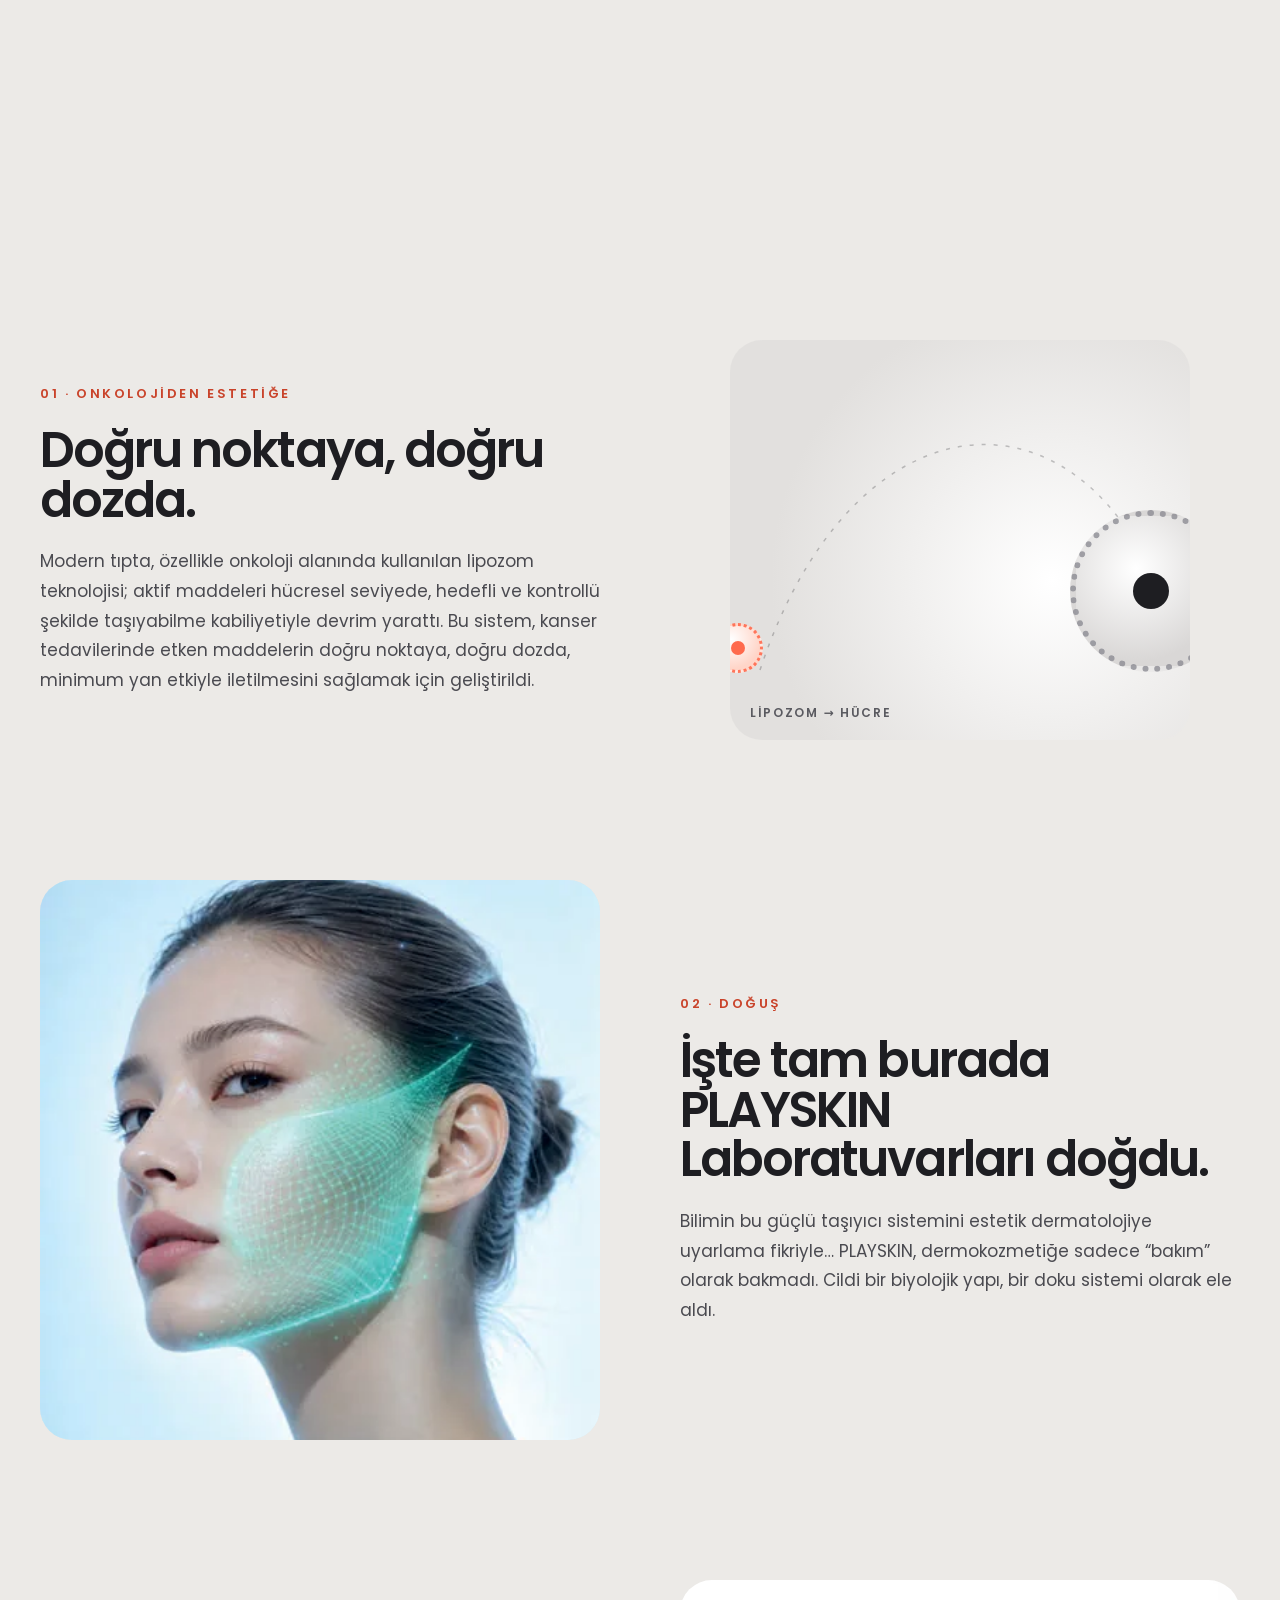
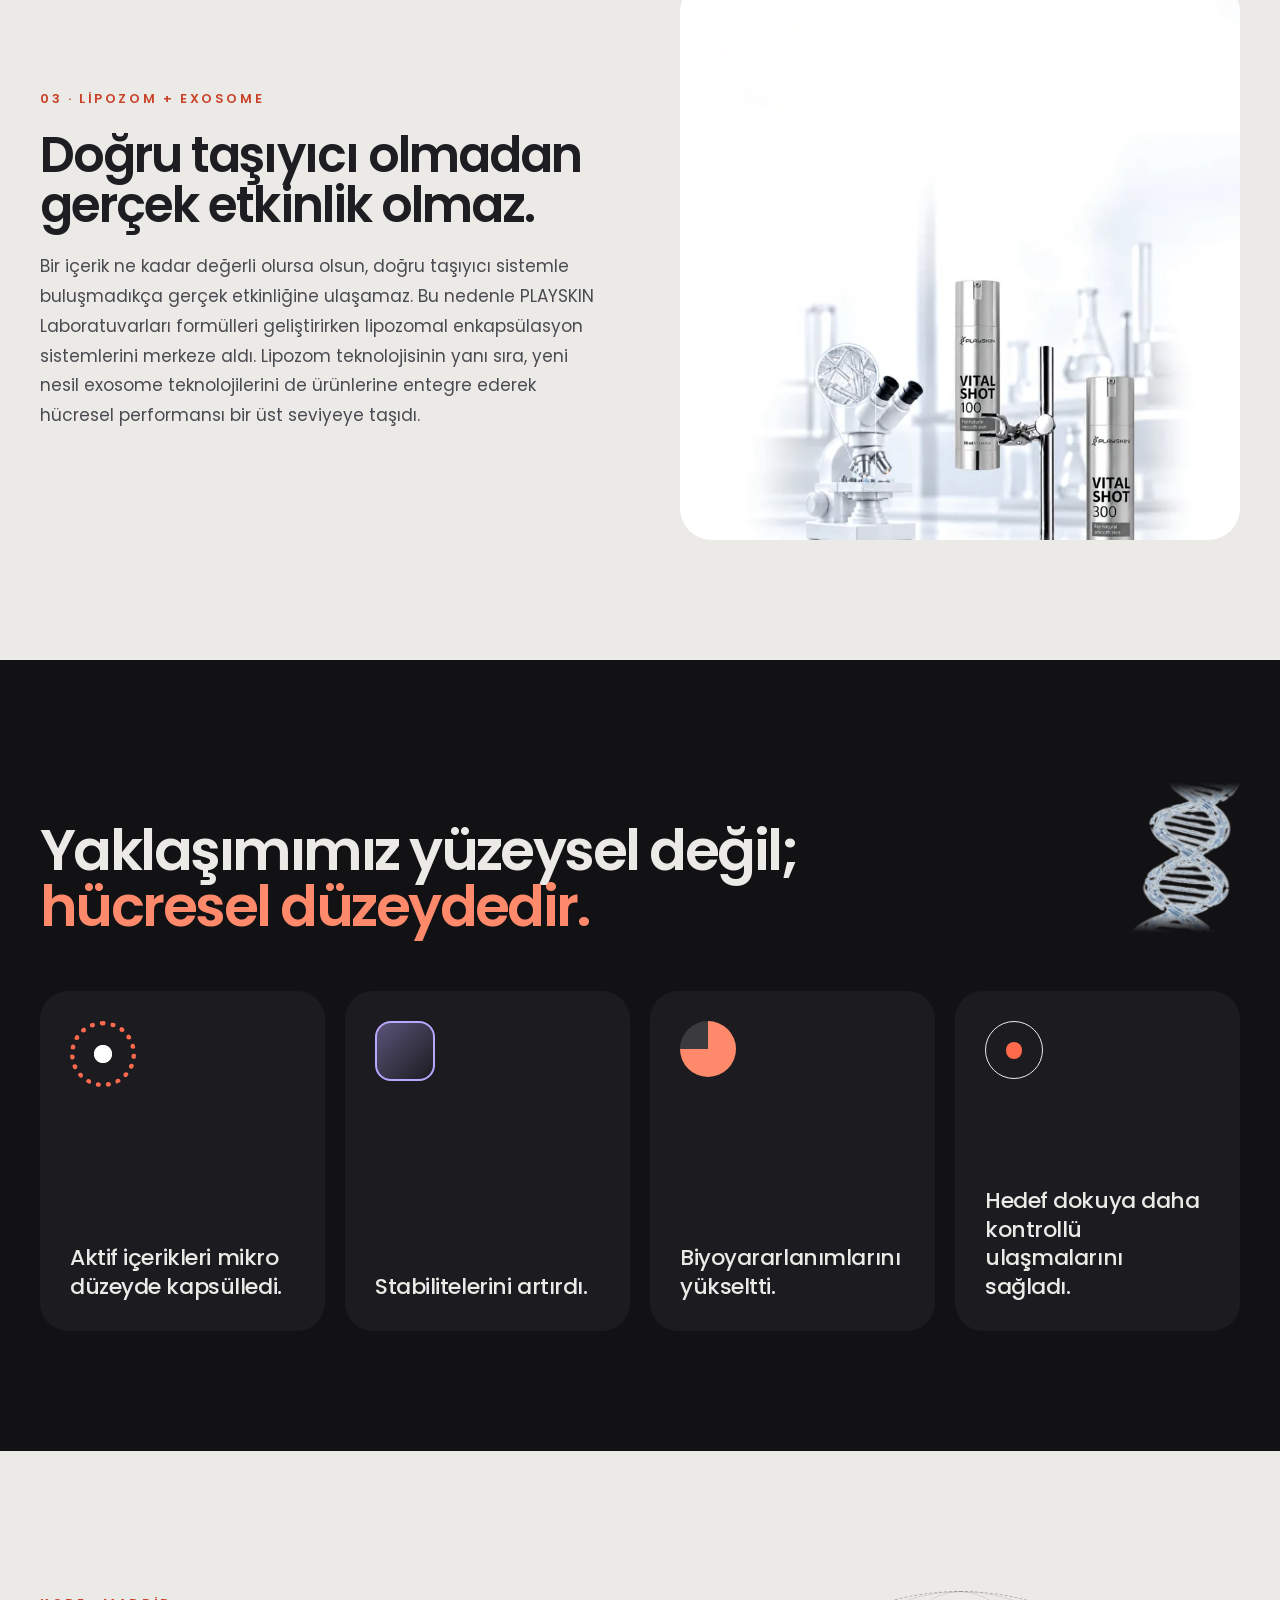
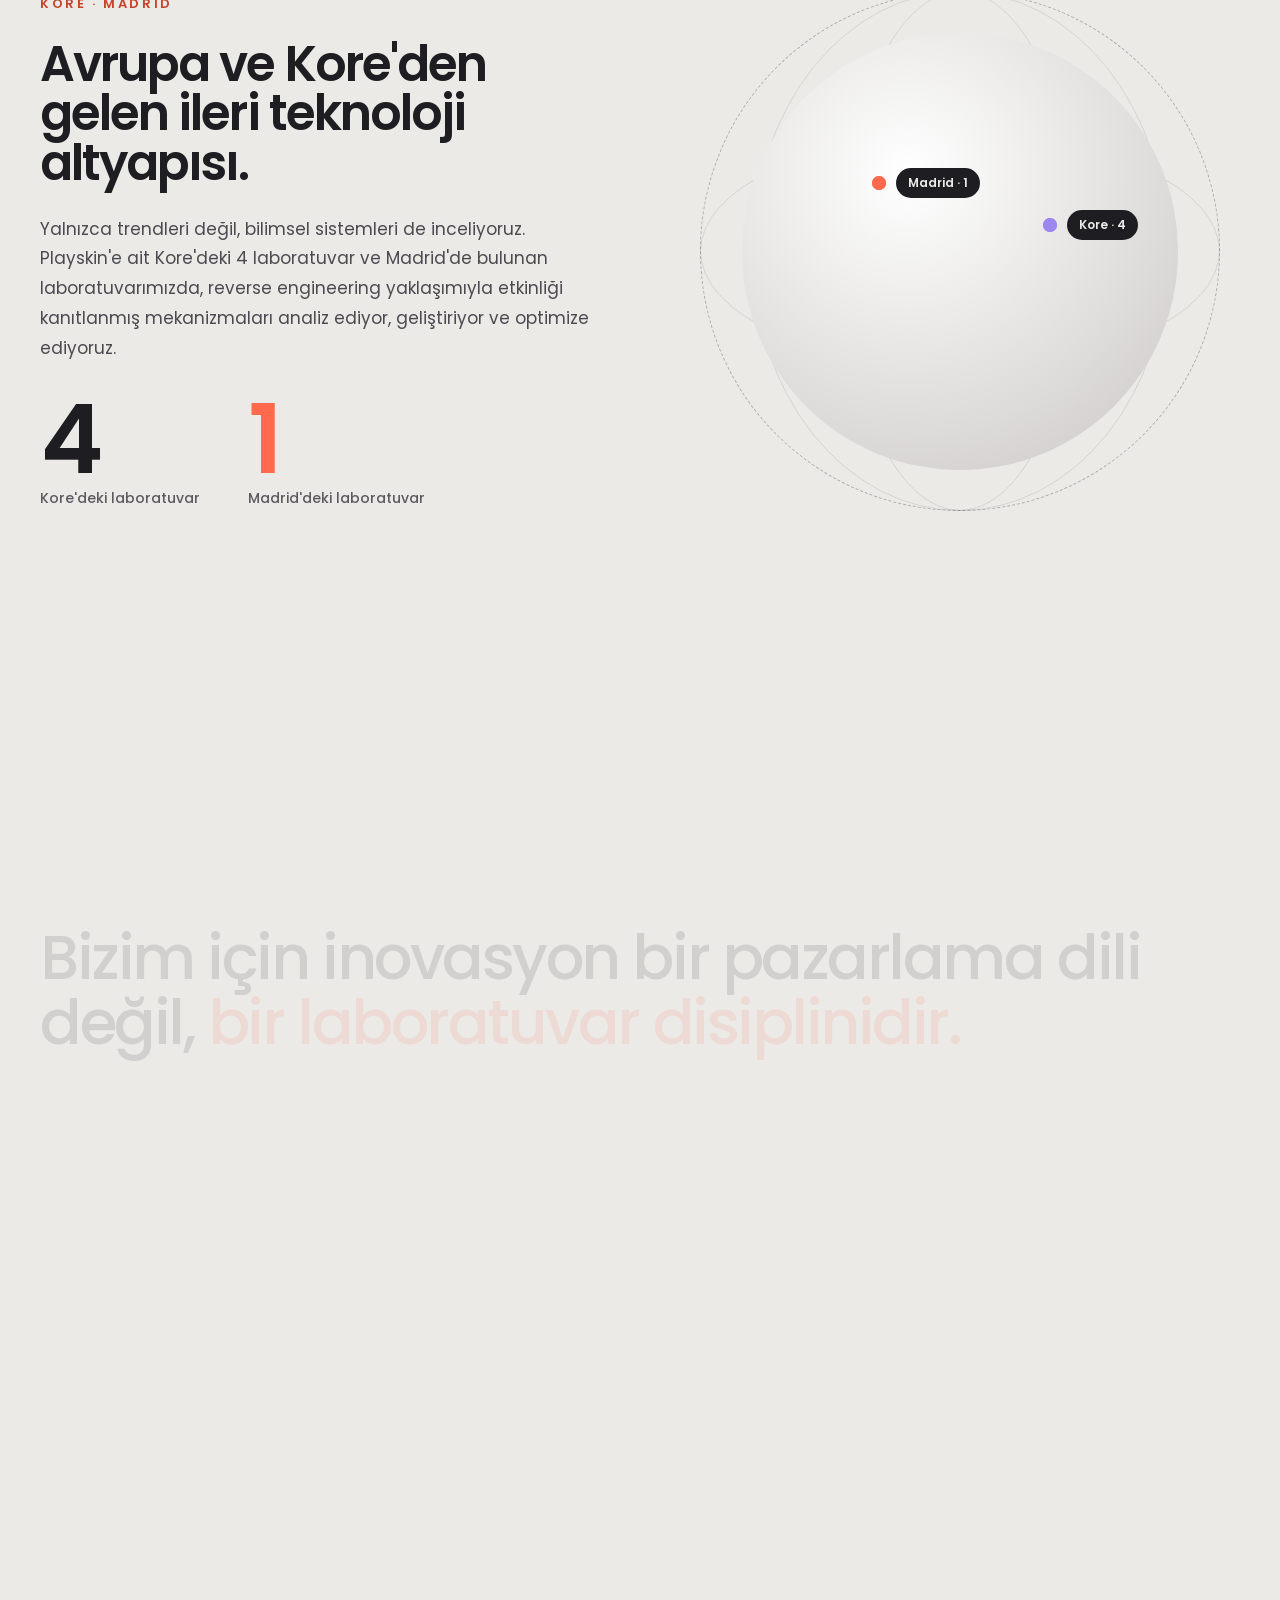
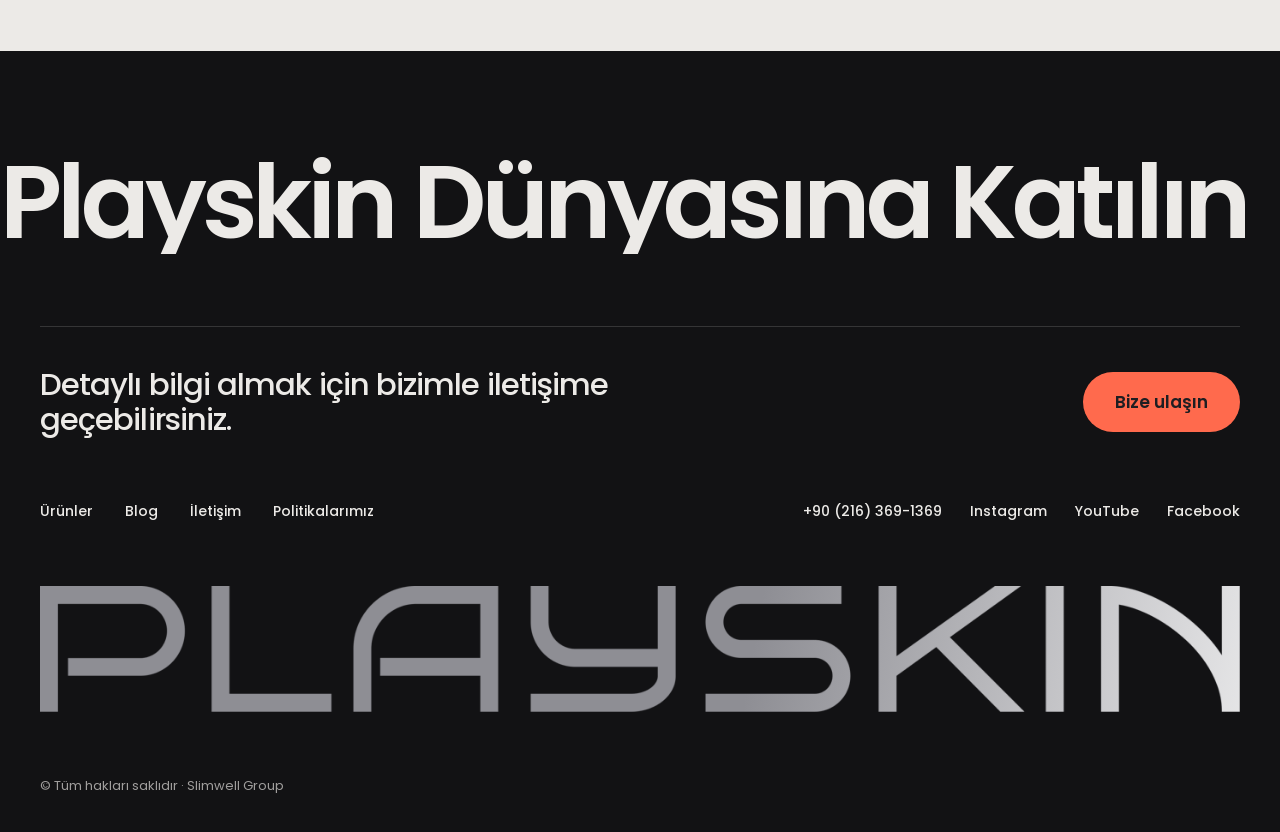
<file: hakkimizda.html>
<!doctype html>
<html lang="tr">
<head>
<meta charset="utf-8">
<meta name="viewport" content="width=device-width, initial-scale=1">
<title>Hakkımızda · Playskin</title>
<meta name="description" content="PLAYSKIN: lipozom ve eksozom teknolojileriyle geliştirilen profesyonel dermokozmetik bakım. Slimwell Group.">
<meta property="og:title" content="Hakkımızda · Playskin">
<meta property="og:description" content="PLAYSKIN: lipozom ve eksozom teknolojileriyle geliştirilen profesyonel dermokozmetik bakım. Slimwell Group.">
<meta property="og:image" content="assets/cover-clean.webp">
<link rel="icon" type="image/png" href="assets/favicon.png">
<link rel="preconnect" href="https://fonts.googleapis.com">
<link rel="preconnect" href="https://fonts.gstatic.com" crossorigin>
<link rel="stylesheet" href="https://fonts.googleapis.com/css2?family=Poppins:ital,wght@0,300;0,400;0,500;0,600;0,700;1,300&amp;display=swap">
<style>
[hidden]{display:none !important}
body{margin:0;background:#ECEAE7;color:#1E1E22;font-family:'Poppins',system-ui,-apple-system,'Segoe UI',sans-serif;-webkit-font-smoothing:antialiased}
a{color:inherit}a:hover{color:inherit}
a:focus-visible,button:focus-visible,input:focus-visible{outline:3px solid #FF6A4D;outline-offset:4px}
.mask{display:inline-block;overflow:hidden;vertical-align:top;padding:0 .02em .1em 0;margin-bottom:-.1em}
.ch{display:inline-block;transform:translateY(115%);animation:ch-up 1.15s cubic-bezier(.16,1,.3,1) forwards}
@keyframes ch-up{from{transform:translateY(115%) rotate(8deg)}to{transform:none}}
.fade-up{opacity:0;transform:translateY(24px);animation:fade-up 1s cubic-bezier(.2,.8,.2,1) forwards}
@keyframes fade-up{to{opacity:1;transform:none}}
.hdr{position:fixed;top:0;left:0;right:0;z-index:50;mix-blend-mode:difference;color:#ECEAE7;pointer-events:none}
.hdr a,.hdr button{pointer-events:auto}
.hl{position:relative;text-decoration:none}
.hl::after{content:"";position:absolute;left:0;right:0;bottom:-5px;height:1.5px;background:currentColor;transform:scaleX(0);transform-origin:100% 50%;transition:transform .45s cubic-bezier(.76,0,.24,1)}
.hl:hover::after,.hl[aria-current="page"]::after{transform:scaleX(1);transform-origin:0 50%}
.ps2-mag{transform:translate(calc(var(--mx,0)*1px),calc(var(--my,0)*1px));transition:transform .55s cubic-bezier(.2,.8,.2,1)}
.ps2-cur{position:fixed;left:0;top:0;width:46px;height:46px;margin:-23px 0 0 -23px;border:1.5px solid #ECEAE7;border-radius:50%;mix-blend-mode:difference;pointer-events:none;z-index:95;will-change:transform}
.ps2-dot{position:fixed;left:0;top:0;width:6px;height:6px;margin:-3px 0 0 -3px;border-radius:50%;background:#ECEAE7;mix-blend-mode:difference;pointer-events:none;z-index:96;will-change:transform}
@media (pointer:coarse){.ps2-cur,.ps2-dot{display:none}}
@media (max-width:760px){.hdr nav .hl{display:none}.hdr>div{padding:18px 20px !important}}
.spin{animation:spin 16s linear infinite}
@keyframes spin{to{transform:rotate(360deg)}}
.spin-r{animation:spin-r 22s linear infinite}
@keyframes spin-r{to{transform:rotate(-360deg)}}
.sline{transform-origin:50% 0;animation:sline 2s cubic-bezier(.65,0,.35,1) infinite}
@keyframes sline{0%{transform:scaleY(0);transform-origin:50% 0}50%{transform:scaleY(1);transform-origin:50% 0}50.01%{transform:scaleY(1);transform-origin:50% 100%}100%{transform:scaleY(0);transform-origin:50% 100%}}
.mq{animation:mq 34s linear infinite}
.mq-r{animation:mq-r 36s linear infinite}
@keyframes mq{to{transform:translateX(-50%)}}
@keyframes mq-r{from{transform:translateX(-50%)}to{transform:translateX(0)}}
.fl{animation:fl 7s ease-in-out infinite}
@keyframes fl{0%,100%{transform:translateY(0) rotate(0deg)}50%{transform:translateY(-18px) rotate(-3deg)}}
.kb{animation:kb 24s ease-in-out infinite alternate}
@keyframes kb{from{transform:scale(1.02)}to{transform:scale(1.1) translate(-1.5%,1%)}}
.band{position:absolute;top:-20%;bottom:-20%;left:0;width:26%;background:linear-gradient(90deg,rgba(255,255,255,0),rgba(255,255,255,.55),rgba(255,255,255,0));mix-blend-mode:soft-light;animation:band 7s cubic-bezier(.65,0,.35,1) infinite}
@keyframes band{0%{transform:translateX(-140%) skewX(-16deg)}60%,100%{transform:translateX(480%) skewX(-16deg)}}
.travel{offset-path:path('M 30 330 C 120 60, 330 40, 420 230');offset-rotate:0deg;animation:travel 5.5s cubic-bezier(.65,0,.35,1) infinite}
@keyframes travel{0%{offset-distance:0%;opacity:0}10%{opacity:1}80%{offset-distance:100%;opacity:1;transform:scale(1)}90%{offset-distance:100%;opacity:0;transform:scale(.3)}100%{offset-distance:100%;opacity:0}}
.absorb{animation:absorb 5.5s ease-in-out infinite}
@keyframes absorb{0%,78%{box-shadow:0 0 0 0 rgba(255,106,77,0)}85%{box-shadow:0 0 0 18px rgba(255,106,77,.35)}100%{box-shadow:0 0 0 40px rgba(255,106,77,0)}}
.ping{animation:ping 2.2s ease-out infinite}
@keyframes ping{0%{transform:scale(.6);opacity:.9}100%{transform:scale(2.6);opacity:0}}
.card{transition:transform .6s cubic-bezier(.2,.8,.2,1),background .5s}
.card:hover{transform:translateY(-10px);background:#26262B !important}
.card .cdot{transition:transform .8s cubic-bezier(.2,.8,.2,1)}
.card:hover .cdot{transform:scale(1.25) rotate(90deg)}
.btn{transition:background .35s,color .35s}
.btn:hover{background:#FF6A4D !important;color:#1E1E22 !important}
.logo-sheen{-webkit-mask-image:url(assets/logo-light.png);mask-image:url(assets/logo-light.png);-webkit-mask-size:contain;mask-size:contain;-webkit-mask-repeat:no-repeat;mask-repeat:no-repeat;-webkit-mask-position:center;mask-position:center;background:linear-gradient(100deg,#8E8E94 20%,#FFFFFF 38%,#B9A6FF 48%,#FF8A6B 56%,#FFFFFF 64%,#8E8E94 80%);background-size:300% 100%;animation:sheen 7s linear infinite}
@keyframes sheen{from{background-position:100% 0}to{background-position:-200% 0}}
.menu{animation:menu-in 1s cubic-bezier(.76,0,.24,1) both}
@keyframes menu-in{from{clip-path:circle(0% at calc(100% - 80px) 46px)}to{clip-path:circle(160% at calc(100% - 80px) 46px)}}
.mi{display:inline-block;transform:translateY(115%);animation:ch-up 1s cubic-bezier(.16,1,.3,1) forwards}
@supports (animation-timeline: view()){
.rv{animation:rv linear both;animation-timeline:view();animation-range:entry 0% cover 30%}
.clip{animation:clip linear both;animation-timeline:view();animation-range:entry 0% cover 45%}
}
@keyframes rv{from{opacity:0;transform:translateY(70px)}to{opacity:1;transform:none}}
@keyframes clip{from{clip-path:inset(16% 12% 16% 12% round 64px)}to{clip-path:inset(0 0 0 0 round 32px)}}
@media (prefers-reduced-motion: reduce){*,*::before,*::after{animation-duration:.01ms !important;animation-iteration-count:1 !important;transition:none !important}.ch,.mi{transform:none}.fade-up{opacity:1;transform:none}}
</style>
<script src="assets/site.js" defer></script>
</head>
<body>
<div style="background: #ECEAE7; color: #1E1E22; overflow-x: clip">

<div class="ps2-cur" aria-hidden="true" style="transform: translate3d(-100px,-100px,0)"></div>
<div class="ps2-dot" aria-hidden="true" style="transform: translate3d(-100px,-100px,0)"></div>

<header class="hdr">
<div style="max-width: 1440px; margin: 0 auto; padding: 26px 40px; box-sizing: border-box; display: flex; align-items: center; justify-content: space-between; gap: 24px">
<a href="index.html" aria-label="Playskin ana sayfa" style="display: block; line-height: 0"><img src="assets/logo-light.png" alt="Playskin" style="height: 22px; width: auto"></a>
<nav aria-label="Hızlı menü" style="display: flex; align-items: center; gap: 30px; font-size: 14px; font-weight: 500">
<a class="hl" href="urunler.html">Ürünler</a>
<a class="hl" href="laboratuvar.html">Laboratuvarımız</a>
<a class="hl" href="iletisim.html">İletişim</a>
<button type="button" data-act="menu-toggle" aria-expanded="false" class="ps2-mag" style="display: inline-flex; align-items: center; gap: 10px; min-height: 48px; padding: 0 22px; border-radius: 999px; border: 1.5px solid currentColor; background: transparent; color: inherit; font: inherit; font-weight: 600; cursor: pointer"><span style="display: flex; flex-direction: column; gap: 4px"><span style="display: block; width: 18px; height: 1.5px; background: currentColor"></span><span style="display: block; width: 12px; height: 1.5px; background: currentColor"></span></span>Menü</button>
</nav>
</div>
</header>

<div data-menu hidden>
<div class="menu" role="dialog" aria-modal="true" aria-label="Menü" style="position: fixed; inset: 0; z-index: 80; background: #121214; color: #ECEAE7; overflow: auto">
<img aria-hidden="true" class="fl" src="assets/molecule-silver.webp" alt="" style="position: absolute; right: 6%; top: 22%; width: min(420px, 40vw); height: auto; opacity: .55; animation-duration: 9s">
<div style="position: relative; max-width: 1440px; min-height: 100%; margin: 0 auto; padding: 26px 40px 40px; box-sizing: border-box; display: flex; flex-direction: column; gap: 48px">
<div style="display: flex; justify-content: space-between; align-items: center">
<img src="assets/logo-light.png" alt="Playskin" style="height: 22px; width: auto">
<button type="button" data-act="menu-close" class="ps2-mag" style="display: inline-flex; align-items: center; gap: 10px; min-height: 48px; padding: 0 22px; border-radius: 999px; border: 1.5px solid #ECEAE7; background: transparent; color: #ECEAE7; font: inherit; font-weight: 600; cursor: pointer"><svg aria-hidden="true" width="16" height="16" viewBox="0 0 24 24" fill="none" stroke="currentColor" stroke-width="2.2" stroke-linecap="round"><path d="M5 5l14 14M19 5L5 19"></path></svg>Kapat</button>
</div>
<nav aria-label="Ana menü" style="display: flex; flex-direction: column; gap: 2px; font-weight: 500; font-size: clamp(2.4rem, 5.6vw, 5.2rem); line-height: 1.08; letter-spacing: -0.035em">
<a href="index.html" style="display: flex; align-items: baseline; gap: 20px; text-decoration: none"><span style="font-size: 13px; font-weight: 600; letter-spacing: 0; color: #FF8A6B">01</span><span class="mask"><span class="mi" style="animation-delay: .25s">Ana Sayfa</span></span></a>
<a href="hakkimizda.html" data-act="menu-close" style="display: flex; align-items: baseline; gap: 20px; text-decoration: none"><span style="font-size: 13px; font-weight: 600; letter-spacing: 0; color: #FF8A6B">02</span><span class="mask"><span class="mi" style="animation-delay: .32s">Hakkımızda</span></span></a>
<a href="urunler.html" style="display: flex; align-items: baseline; gap: 20px; text-decoration: none"><span style="font-size: 13px; font-weight: 600; letter-spacing: 0; color: #FF8A6B">03</span><span class="mask"><span class="mi" style="animation-delay: .39s">Ürünler</span></span></a>
<a href="laboratuvar.html" style="display: flex; align-items: baseline; gap: 20px; text-decoration: none"><span style="font-size: 13px; font-weight: 600; letter-spacing: 0; color: #FF8A6B">04</span><span class="mask"><span class="mi" style="animation-delay: .46s">Laboratuvarımız</span></span></a>
<a href="blog.html" style="display: flex; align-items: baseline; gap: 20px; text-decoration: none"><span style="font-size: 13px; font-weight: 600; letter-spacing: 0; color: #FF8A6B">05</span><span class="mask"><span class="mi" style="animation-delay: .53s">Blog</span></span></a>
<a href="iletisim.html" style="display: flex; align-items: baseline; gap: 20px; text-decoration: none"><span style="font-size: 13px; font-weight: 600; letter-spacing: 0; color: #FF8A6B">06</span><span class="mask"><span class="mi" style="animation-delay: .6s">İletişim</span></span></a>
</nav>
<div style="margin-top: auto; display: flex; flex-wrap: wrap; justify-content: space-between; gap: 16px 40px; font-size: 14px; font-weight: 500; color: rgba(236,234,231,.8)">
<a class="hl" href="tel:+902163691369">+90 (216) 369-1369</a>
<a class="hl" href="mailto:info@playskin.com.tr">info@playskin.com.tr</a>
<div style="display: flex; gap: 28px"><a class="hl" href="#">Instagram</a><a class="hl" href="#">YouTube</a><a class="hl" href="#">Facebook</a></div>
</div>
</div>
</div>
</div>

<main>

<section data-par="" aria-label="Hakkımızda" style="position: relative; height: max(660px, min(900px, 100vh)); overflow: hidden; background: radial-gradient(ellipse at 72% 55%, #F4F3F2 0%, #E2E0DE 50%, #D2CFCF 100%)">
<div aria-hidden="true" style="position: absolute; right: 4%; top: 0; height: 100%; aspect-ratio: 813 / 1000; transform: translate(calc(var(--cx, 0) * -16px), calc(var(--cy, 0) * 10px)); transition: transform .9s cubic-bezier(.2,.8,.2,1)">
<div class="fade-up" style="position: absolute; inset: 0; animation-duration: 1.8s; animation-delay: .2s">
<div class="kb" style="position: absolute; inset: 0; overflow: hidden; -webkit-mask-image: radial-gradient(ellipse 60% 70% at 50% 50%, #000 55%, transparent 100%); mask-image: radial-gradient(ellipse 60% 70% at 50% 50%, #000 55%, transparent 100%)">
<img src="assets/dna-white.webp" alt="" style="position: absolute; inset: 0; width: 100%; height: 100%; object-fit: cover; mix-blend-mode: multiply">
<div class="band"></div>
</div>
</div>
</div>
<img aria-hidden="true" class="fl" src="assets/molecule-silver.webp" alt="" style="position: absolute; left: 46%; top: 18%; width: 130px; height: auto; animation-duration: 8s; filter: drop-shadow(0 18px 24px rgba(0,0,0,.16))">
<div style="position: relative; height: 100%; max-width: 1440px; margin: 0 auto; padding: 130px 40px 40px; box-sizing: border-box; display: flex; flex-direction: column; justify-content: space-between">
<p class="fade-up" style="margin: 0; display: inline-flex; align-items: center; gap: 12px; font-size: 12px; font-weight: 600; letter-spacing: .24em; animation-delay: .1s"><span aria-hidden="true" style="width: 28px; height: 1.5px; background: currentColor"></span>HAKKIMIZDA · PLAYSKIN LABORATUVARLARININ DOĞUŞU</p>
<div style="display: flex; flex-wrap: wrap; justify-content: space-between; align-items: flex-end; gap: 28px">
<h1 style="margin: 0; font-weight: 600; font-size: clamp(3rem, 7.4vw, 8rem); line-height: .94; letter-spacing: -0.05em">
<span style="display: block"><span class="mask"><span class="ch" style="animation-delay: .25s">Hücresel</span></span> <span class="mask"><span class="ch" style="animation-delay: .35s">bir</span></span></span>
<span style="display: block"><span class="mask"><span class="ch" style="animation-delay: .45s; color: #FF6A4D">yolculuktur.</span></span></span>
</h1>
<div aria-hidden="true" style="display: flex; flex-direction: column; align-items: center; gap: 12px; font-size: 11px; font-weight: 600; letter-spacing: .24em"><span>KAYDIR</span><span style="position: relative; display: block; width: 1.5px; height: 64px; background: rgba(30,30,34,.2); overflow: hidden"><span class="sline" style="position: absolute; inset: 0; background: #1E1E22"></span></span></div>
</div>
</div>
</section>

<section data-sp="760" aria-label="Her şey bir soruyla başladı" style="position: relative; height: 1000px; background: #ECEAE7">
<div style="position: sticky; top: 0; height: min(760px, 100vh); display: flex; align-items: center; max-width: 1440px; margin: 0 auto; padding: 0 40px; box-sizing: border-box">
<div style="display: flex; flex-direction: column; gap: 32px; max-width: 1200px">
<p style="margin: 0; font-size: 12px; font-weight: 600; letter-spacing: .24em; color: #5A5A60">HER ŞEY BİR SORUYLA BAŞLADI…</p>
<p style="margin: 0; font-weight: 500; font-size: clamp(2.3rem, 5vw, 5.4rem); line-height: 1.05; letter-spacing: -0.04em">
<span style="opacity: clamp(.12, calc(var(--p, 0) * 11 - 0), 1)">“Cilt</span>
<span style="opacity: clamp(.12, calc(var(--p, 0) * 11 - 1), 1)">bakımında</span>
<span style="opacity: clamp(.12, calc(var(--p, 0) * 11 - 2), 1)">neden</span>
<span style="opacity: clamp(.12, calc(var(--p, 0) * 11 - 3), 1)">hâlâ</span>
<span style="opacity: clamp(.12, calc(var(--p, 0) * 11 - 4), 1); color: #FF6A4D">yüzeysel</span>
<span style="opacity: clamp(.12, calc(var(--p, 0) * 11 - 5), 1); color: #FF6A4D">çözümlerle</span>
<span style="opacity: clamp(.12, calc(var(--p, 0) * 11 - 6), 1)">yetiniyoruz?”</span>
</p>
<p style="margin: 0; max-width: 640px; font-size: 18px; line-height: 1.7; color: #4A4A50; opacity: clamp(0, calc(var(--p, 0) * 4 - 2.6), 1); transform: translateY(calc((1 - clamp(0, calc(var(--p, 0) * 4 - 2.6), 1)) * 30px))">Bilim, tıpta hücre düzeyinde tedaviler geliştirirken; neden dermokozmetik dünyası aynı derinliğe ulaşmasın?</p>
</div>
</div>
</section>

<section aria-label="Hikâyemiz" style="padding: 40px 40px 120px; background: #ECEAE7">
<div style="max-width: 1440px; margin: 0 auto; display: flex; flex-direction: column; gap: 140px">

<div style="display: grid; grid-template-columns: repeat(auto-fit, minmax(min(480px, 100%), 1fr)); gap: 48px 80px; align-items: center">
<div class="rv" style="display: flex; flex-direction: column; gap: 22px">
<span style="font-size: 13px; font-weight: 600; letter-spacing: .2em; color: #C9432A">01 · ONKOLOJİDEN ESTETİĞE</span>
<h2 style="margin: 0; font-weight: 600; font-size: clamp(2.2rem, 3.8vw, 3.8rem); line-height: 1.02; letter-spacing: -0.04em">Doğru noktaya, doğru dozda.</h2>
<p style="margin: 0; font-size: 17px; line-height: 1.75; color: #4A4A50">Modern tıpta, özellikle onkoloji alanında kullanılan lipozom teknolojisi; aktif maddeleri hücresel seviyede, hedefli ve kontrollü şekilde taşıyabilme kabiliyetiyle devrim yarattı. Bu sistem, kanser tedavilerinde etken maddelerin doğru noktaya, doğru dozda, minimum yan etkiyle iletilmesini sağlamak için geliştirildi.</p>
</div>
<div role="img" aria-label="Lipozomun aktif maddeyi hedef hücreye taşıması, temsili" class="rv" style="position: relative; width: 460px; max-width: 100%; height: 400px; margin: 0 auto; border-radius: 32px; overflow: hidden; background: radial-gradient(circle at 70% 60%, #FFFFFF, #E2E0DE 70%)">
<svg aria-hidden="true" viewBox="0 0 460 400" style="position: absolute; inset: 0; width: 100%; height: 100%"><path d="M 30 330 C 120 60, 330 40, 420 230" fill="none" stroke="rgba(30,30,34,.25)" stroke-width="1.5" stroke-dasharray="4 8"></path></svg>
<div class="absorb" style="position: absolute; left: 340px; top: 170px; width: 150px; height: 150px; border-radius: 50%; border: 6px dotted rgba(140,140,148,.8); background: radial-gradient(circle at 40% 35%, #FFFFFF, #D9D7D6 70%)"><span style="position: absolute; left: 38%; top: 38%; width: 24%; aspect-ratio: 1; border-radius: 50%; background: #1E1E22"></span></div>
<div class="travel" style="position: absolute; left: 0; top: 0; width: 44px; height: 44px; margin: -22px 0 0 -22px; border-radius: 50%; border: 3px dotted rgba(255,106,77,.9); background: radial-gradient(circle at 35% 30%, #FFFFFF, #FFD5C8 70%)"><span style="position: absolute; left: 34%; top: 34%; width: 32%; aspect-ratio: 1; border-radius: 50%; background: #FF6A4D"></span></div>
<span style="position: absolute; left: 20px; bottom: 18px; font-size: 12px; font-weight: 600; letter-spacing: .14em; color: #5A5A60">LİPOZOM → HÜCRE</span>
</div>
</div>

<div style="display: grid; grid-template-columns: repeat(auto-fit, minmax(min(480px, 100%), 1fr)); gap: 48px 80px; align-items: center">
<div class="clip" style="position: relative; height: 560px; border-radius: 32px; overflow: hidden; background: #DCE6E8"><img src="assets/model-teal.webp" alt="Playskin kampanya görseli" style="width: 100%; height: 100%; object-fit: cover; object-position: 50% 25%"></div>
<div class="rv" style="display: flex; flex-direction: column; gap: 22px">
<span style="font-size: 13px; font-weight: 600; letter-spacing: .2em; color: #C9432A">02 · DOĞUŞ</span>
<h2 style="margin: 0; font-weight: 600; font-size: clamp(2.2rem, 3.8vw, 3.8rem); line-height: 1.02; letter-spacing: -0.04em">İşte tam burada PLAYSKIN Laboratuvarları doğdu.</h2>
<p style="margin: 0; font-size: 17px; line-height: 1.75; color: #4A4A50">Bilimin bu güçlü taşıyıcı sistemini estetik dermatolojiye uyarlama fikriyle… PLAYSKIN, dermokozmetiğe sadece “bakım” olarak bakmadı. Cildi bir biyolojik yapı, bir doku sistemi olarak ele aldı.</p>
</div>
</div>

<div style="display: grid; grid-template-columns: repeat(auto-fit, minmax(min(480px, 100%), 1fr)); gap: 48px 80px; align-items: center">
<div class="rv" style="display: flex; flex-direction: column; gap: 22px">
<span style="font-size: 13px; font-weight: 600; letter-spacing: .2em; color: #C9432A">03 · LİPOZOM + EXOSOME</span>
<h2 style="margin: 0; font-weight: 600; font-size: clamp(2.2rem, 3.8vw, 3.8rem); line-height: 1.02; letter-spacing: -0.04em">Doğru taşıyıcı olmadan gerçek etkinlik olmaz.</h2>
<p style="margin: 0; font-size: 17px; line-height: 1.75; color: #4A4A50">Bir içerik ne kadar değerli olursa olsun, doğru taşıyıcı sistemle buluşmadıkça gerçek etkinliğine ulaşamaz. Bu nedenle PLAYSKIN Laboratuvarları formülleri geliştirirken lipozomal enkapsülasyon sistemlerini merkeze aldı. Lipozom teknolojisinin yanı sıra, yeni nesil exosome teknolojilerini de ürünlerine entegre ederek hücresel performansı bir üst seviyeye taşıdı.</p>
</div>
<div class="clip" style="position: relative; height: 560px; border-radius: 32px; overflow: hidden; background: #E9E5E3"><img src="assets/lab-render.webp" alt="Playskin laboratuvar görseli" style="width: 100%; height: 100%; object-fit: cover"></div>
</div>

</div>
</section>

<section aria-labelledby="ilke-baslik" style="padding: 120px 40px; background: #121214; color: #ECEAE7">
<div style="max-width: 1440px; margin: 0 auto; display: flex; flex-direction: column; gap: 56px">
<div class="rv" style="display: flex; flex-wrap: wrap; justify-content: space-between; align-items: flex-end; gap: 20px">
<h2 id="ilke-baslik" style="margin: 0; max-width: 760px; font-weight: 600; font-size: clamp(2.4rem, 4.4vw, 4.4rem); line-height: 1; letter-spacing: -0.045em">Yaklaşımımız yüzeysel değil; <span style="color: #FF8A6B">hücresel düzeydedir.</span></h2>
<img aria-hidden="true" class="fl" src="assets/dna-crystal.webp" alt="" style="width: 110px; height: auto; opacity: .9">
</div>
<div style="display: grid; grid-template-columns: repeat(auto-fit, minmax(min(260px, 100%), 1fr)); gap: 20px">
<div class="card rv" style="display: flex; flex-direction: column; justify-content: space-between; gap: 60px; min-height: 280px; padding: 30px; border-radius: 28px; background: #1C1C20">
<span aria-hidden="true" class="cdot" style="width: 56px; height: 56px; border-radius: 50%; border: 5px dotted #FF6A4D; background: radial-gradient(circle, #FFFFFF 0 22%, transparent 24%)"></span>
<p style="margin: 0; font-weight: 500; font-size: 22px; line-height: 1.3; letter-spacing: -0.02em">Aktif içerikleri mikro düzeyde kapsülledi.</p>
</div>
<div class="card rv" style="display: flex; flex-direction: column; justify-content: space-between; gap: 60px; min-height: 280px; padding: 30px; border-radius: 28px; background: #1C1C20">
<span aria-hidden="true" class="cdot" style="width: 56px; height: 56px; border-radius: 16px; border: 2px solid #B9A6FF; background: linear-gradient(135deg, rgba(185,166,255,.4), transparent)"></span>
<p style="margin: 0; font-weight: 500; font-size: 22px; line-height: 1.3; letter-spacing: -0.02em">Stabilitelerini artırdı.</p>
</div>
<div class="card rv" style="display: flex; flex-direction: column; justify-content: space-between; gap: 60px; min-height: 280px; padding: 30px; border-radius: 28px; background: #1C1C20">
<span aria-hidden="true" class="cdot" style="width: 56px; height: 56px; border-radius: 50%; background: conic-gradient(#FF8A6B 0 75%, rgba(236,234,231,.15) 75% 100%)"></span>
<p style="margin: 0; font-weight: 500; font-size: 22px; line-height: 1.3; letter-spacing: -0.02em">Biyoyararlanımlarını yükseltti.</p>
</div>
<div class="card rv" style="display: flex; flex-direction: column; justify-content: space-between; gap: 60px; min-height: 280px; padding: 30px; border-radius: 28px; background: #1C1C20">
<span aria-hidden="true" class="cdot" style="position: relative; width: 56px; height: 56px; border-radius: 50%; border: 1.5px solid #ECEAE7"><span style="position: absolute; inset: 35%; border-radius: 50%; background: #FF6A4D"></span></span>
<p style="margin: 0; font-weight: 500; font-size: 22px; line-height: 1.3; letter-spacing: -0.02em">Hedef dokuya daha kontrollü ulaşmalarını sağladı.</p>
</div>
</div>
</div>
</section>

<section aria-labelledby="lab-baslik" style="padding: 140px 40px; background: #ECEAE7">
<div style="max-width: 1440px; margin: 0 auto; display: grid; grid-template-columns: repeat(auto-fit, minmax(min(480px, 100%), 1fr)); gap: 56px 80px; align-items: center">
<div class="rv" style="display: flex; flex-direction: column; gap: 26px">
<span style="font-size: 13px; font-weight: 600; letter-spacing: .2em; color: #C9432A">KORE · MADRİD</span>
<h2 id="lab-baslik" style="margin: 0; font-weight: 600; font-size: clamp(2.2rem, 3.8vw, 3.8rem); line-height: 1.02; letter-spacing: -0.04em">Avrupa ve Kore'den gelen ileri teknoloji altyapısı.</h2>
<p style="margin: 0; font-size: 17px; line-height: 1.75; color: #4A4A50">Yalnızca trendleri değil, bilimsel sistemleri de inceliyoruz. Playskin'e ait Kore'deki 4 laboratuvar ve Madrid'de bulunan laboratuvarımızda, reverse engineering yaklaşımıyla etkinliği kanıtlanmış mekanizmaları analiz ediyor, geliştiriyor ve optimize ediyoruz.</p>
<div style="display: flex; gap: 48px; margin-top: 8px">
<div style="display: flex; flex-direction: column; gap: 4px"><span style="font-weight: 600; font-size: 96px; line-height: .9; letter-spacing: -0.06em">4</span><span style="font-size: 14px; font-weight: 500; color: #5A5A60">Kore'deki laboratuvar</span></div>
<div style="display: flex; flex-direction: column; gap: 4px"><span style="font-weight: 600; font-size: 96px; line-height: .9; letter-spacing: -0.06em; color: #FF6A4D">1</span><span style="font-size: 14px; font-weight: 500; color: #5A5A60">Madrid'deki laboratuvar</span></div>
</div>
</div>
<div role="img" aria-label="Kore ve Madrid'deki laboratuvarları gösteren soyut küre" class="rv" style="position: relative; width: min(520px, 100%); aspect-ratio: 1; margin: 0 auto">
<div class="spin" style="position: absolute; inset: 0; border-radius: 50%; border: 1.5px dashed rgba(30,30,34,.3); animation-duration: 60s"></div>
<div class="spin-r" style="position: absolute; inset: 0; border-radius: 50%; border: 1px solid rgba(30,30,34,.15); transform: scaleX(.45); animation: none"></div>
<div style="position: absolute; inset: 0; border-radius: 50%; border: 1px solid rgba(30,30,34,.15); transform: scaleY(.45)"></div>
<div style="position: absolute; inset: 0; border-radius: 50%; border: 1px solid rgba(30,30,34,.12); transform: scaleX(.8)"></div>
<div style="position: absolute; inset: 8%; border-radius: 50%; background: radial-gradient(circle at 38% 32%, #FFFFFF, #DDDBD9 65%, #C8C5C3)"></div>
<div style="position: absolute; left: 33%; top: 34%; display: flex; align-items: center; gap: 10px"><span style="position: relative; width: 14px; height: 14px"><span class="ping" style="position: absolute; inset: 0; border-radius: 50%; background: #FF6A4D"></span><span style="position: absolute; inset: 0; border-radius: 50%; background: #FF6A4D"></span></span><span style="padding: 6px 12px; border-radius: 999px; background: #1E1E22; color: #ECEAE7; font-size: 12px; font-weight: 600">Madrid · 1</span></div>
<div style="position: absolute; left: 66%; top: 42%; display: flex; align-items: center; gap: 10px"><span style="position: relative; width: 14px; height: 14px"><span class="ping" style="position: absolute; inset: 0; border-radius: 50%; background: #9C86F0; animation-delay: -1s"></span><span style="position: absolute; inset: 0; border-radius: 50%; background: #9C86F0"></span></span><span style="padding: 6px 12px; border-radius: 999px; background: #1E1E22; color: #ECEAE7; font-size: 12px; font-weight: 600">Kore · 4</span></div>
</div>
</div>
</section>

<section data-sp="760" aria-label="Manifesto" style="position: relative; height: 1000px; background: #ECEAE7">
<div style="position: sticky; top: 0; height: min(760px, 100vh); display: flex; flex-direction: column; justify-content: center; gap: 48px; max-width: 1440px; margin: 0 auto; padding: 0 40px; box-sizing: border-box">
<p style="margin: 0; max-width: 1200px; font-weight: 500; font-size: clamp(2.2rem, 4.8vw, 5rem); line-height: 1.06; letter-spacing: -0.04em">
<span style="opacity: clamp(.12, calc(var(--p, 0) * 13 - 0), 1)">Bizim</span>
<span style="opacity: clamp(.12, calc(var(--p, 0) * 13 - 1), 1)">için</span>
<span style="opacity: clamp(.12, calc(var(--p, 0) * 13 - 2), 1)">inovasyon</span>
<span style="opacity: clamp(.12, calc(var(--p, 0) * 13 - 3), 1)">bir</span>
<span style="opacity: clamp(.12, calc(var(--p, 0) * 13 - 4), 1)">pazarlama</span>
<span style="opacity: clamp(.12, calc(var(--p, 0) * 13 - 5), 1)">dili</span>
<span style="opacity: clamp(.12, calc(var(--p, 0) * 13 - 6), 1)">değil,</span>
<span style="opacity: clamp(.12, calc(var(--p, 0) * 13 - 7), 1); color: #FF6A4D">bir</span>
<span style="opacity: clamp(.12, calc(var(--p, 0) * 13 - 8), 1); color: #FF6A4D">laboratuvar</span>
<span style="opacity: clamp(.12, calc(var(--p, 0) * 13 - 9), 1); color: #FF6A4D">disiplinidir.</span>
</p>
<div style="display: flex; flex-wrap: wrap; align-items: center; gap: 20px 32px; opacity: clamp(0, calc(var(--p, 0) * 4 - 2.8), 1)">
<img src="assets/logo-dark.png" alt="Playskin" style="height: 30px; width: auto">
<span style="font-size: clamp(1.1rem, 1.8vw, 1.6rem); font-weight: 300; letter-spacing: .02em">Hücresel gücün estetik yansımasıdır.</span>
</div>
</div>
</section>

</main>

<footer style="background: #121214; color: #ECEAE7; overflow: hidden; padding: 100px 0 36px">
<div aria-hidden="true" style="overflow: hidden; margin-bottom: 72px">
<div class="mq-r" style="display: flex; width: max-content; font-weight: 600; font-size: clamp(3.6rem, 8vw, 8rem); line-height: 1; letter-spacing: -0.05em; white-space: nowrap">
<div style="display: flex; align-items: center; gap: 48px; padding-right: 48px"><span>Playskin Dünyasına Katılın</span><span style="color: #FF6A4D">✦</span><span style="color: transparent; -webkit-text-stroke: 1.5px #ECEAE7">Playskin Dünyasına Katılın</span><span style="color: #B9A6FF">✦</span></div>
<div style="display: flex; align-items: center; gap: 48px; padding-right: 48px"><span>Playskin Dünyasına Katılın</span><span style="color: #FF6A4D">✦</span><span style="color: transparent; -webkit-text-stroke: 1.5px #ECEAE7">Playskin Dünyasına Katılın</span><span style="color: #B9A6FF">✦</span></div>
</div>
</div>
<div style="max-width: 1440px; margin: 0 auto; padding: 0 40px; box-sizing: border-box; display: flex; flex-direction: column; gap: 64px">
<div style="display: flex; flex-wrap: wrap; justify-content: space-between; align-items: center; gap: 24px; padding-top: 40px; border-top: 1px solid rgba(236,234,231,.16)">
<p style="margin: 0; max-width: 640px; font-weight: 500; font-size: clamp(1.5rem, 2.4vw, 2.2rem); line-height: 1.15; letter-spacing: -0.03em">Detaylı bilgi almak için bizimle iletişime geçebilirsiniz.</p>
<a class="btn ps2-mag" href="iletisim.html" style="display: inline-flex; align-items: center; gap: 12px; min-height: 60px; padding: 0 32px; border-radius: 999px; background: #FF6A4D; color: #1E1E22; text-decoration: none; font-weight: 600; font-size: 17px">Bize ulaşın</a>
</div>
<div style="display: flex; flex-wrap: wrap; justify-content: space-between; gap: 20px 40px; font-size: 14px; font-weight: 500">
<nav aria-label="Alt menü" style="display: flex; flex-wrap: wrap; gap: 12px 32px"><a class="hl" href="urunler.html">Ürünler</a><a class="hl" href="blog.html">Blog</a><a class="hl" href="iletisim.html">İletişim</a><a class="hl" href="#">Politikalarımız</a></nav>
<div style="display: flex; flex-wrap: wrap; gap: 12px 28px"><a class="hl" href="tel:+902163691369">+90 (216) 369-1369</a><a class="hl" href="#">Instagram</a><a class="hl" href="#">YouTube</a><a class="hl" href="#">Facebook</a></div>
</div>
<div aria-hidden="true" class="logo-sheen" style="width: 100%; aspect-ratio: 1400 / 147"></div>
<p style="margin: 0; font-size: 13px; color: rgba(236,234,231,.65)">© Tüm hakları saklıdır · Slimwell Group</p>
</div>
</footer>

</div>
</body>
</html>
</file>
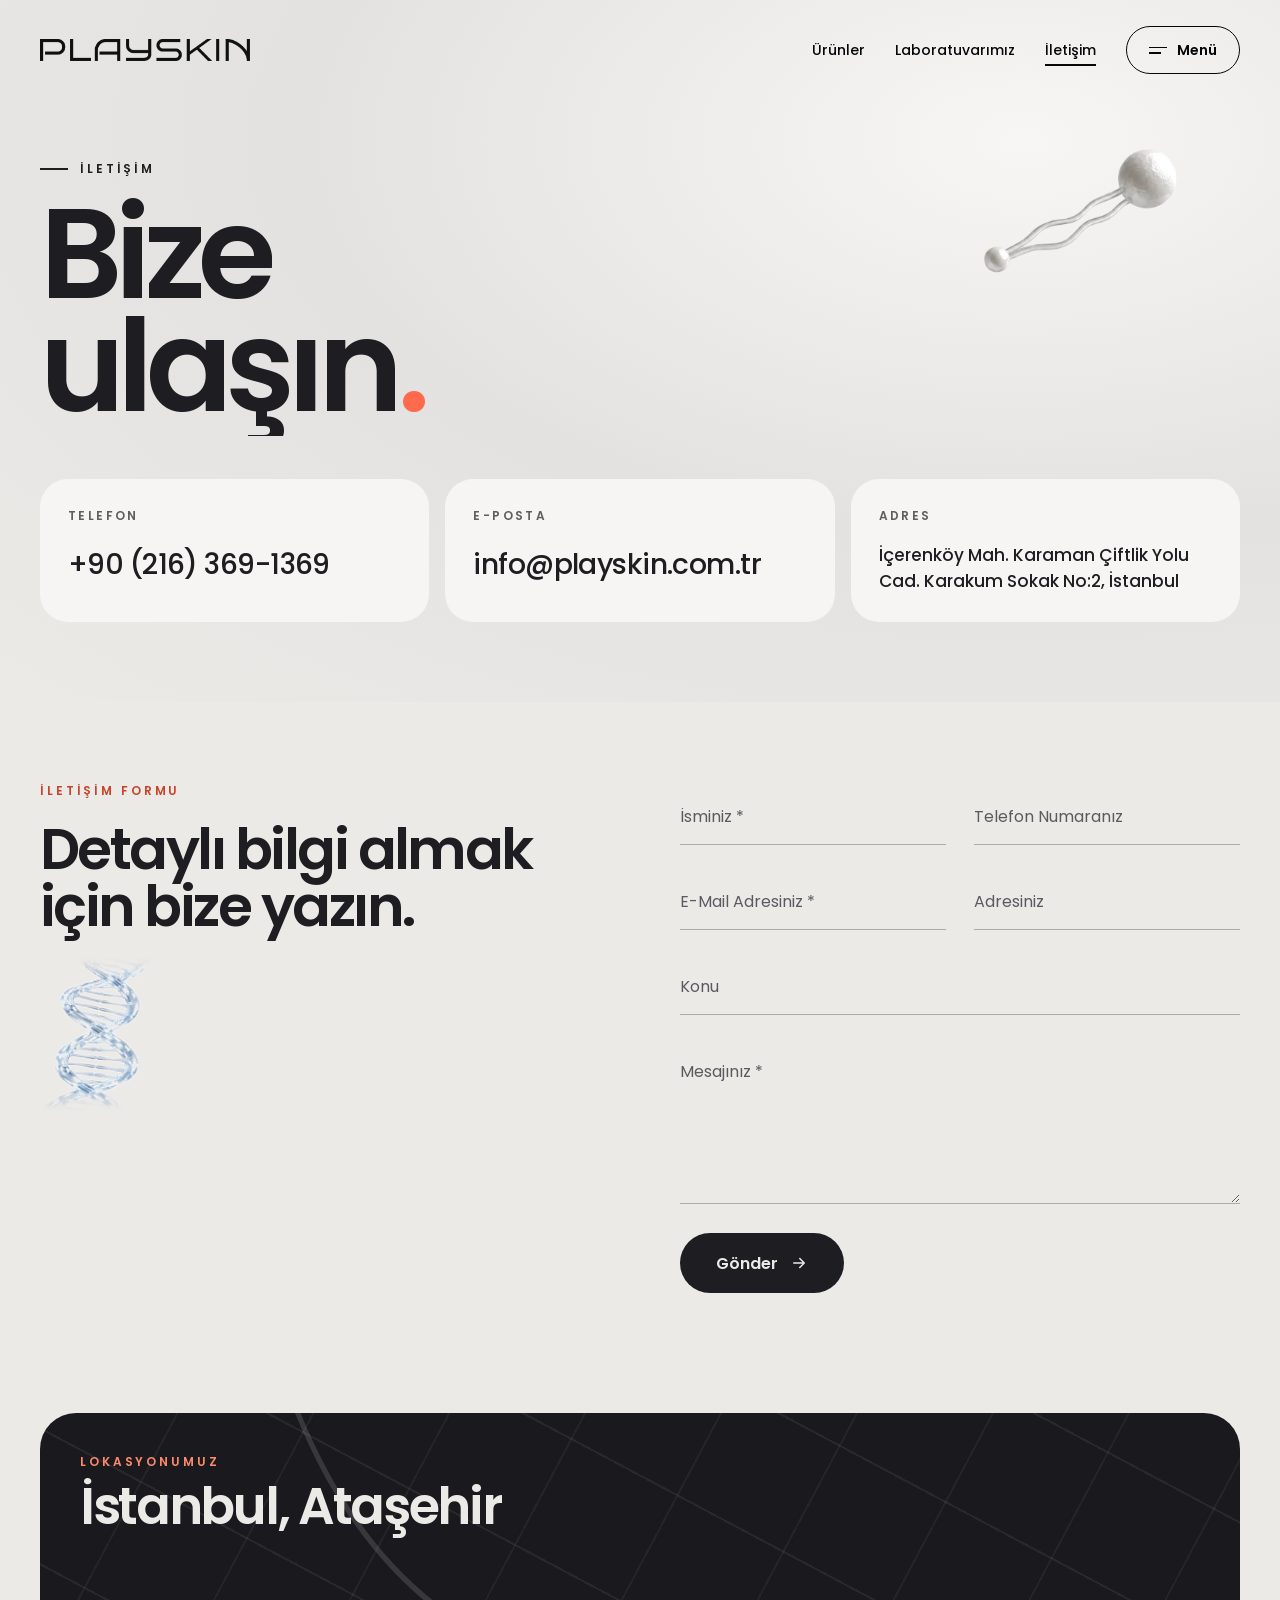
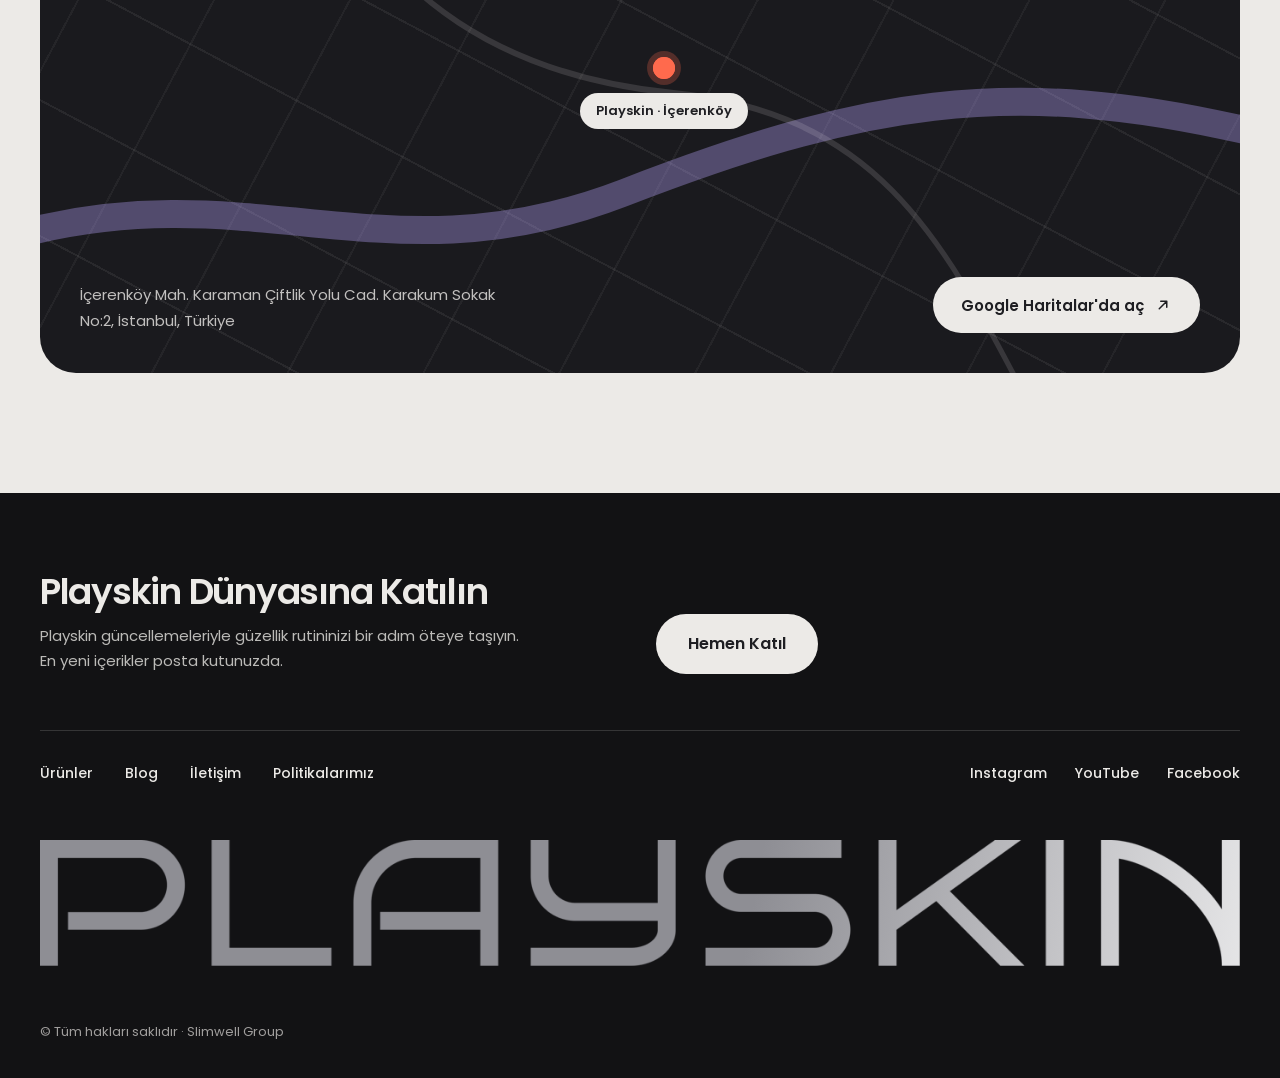
<file: iletisim.html>
<!doctype html>
<html lang="tr">
<head>
<meta charset="utf-8">
<meta name="viewport" content="width=device-width, initial-scale=1">
<title>İletişim · Playskin</title>
<meta name="description" content="PLAYSKIN: lipozom ve eksozom teknolojileriyle geliştirilen profesyonel dermokozmetik bakım. Slimwell Group.">
<meta property="og:title" content="İletişim · Playskin">
<meta property="og:description" content="PLAYSKIN: lipozom ve eksozom teknolojileriyle geliştirilen profesyonel dermokozmetik bakım. Slimwell Group.">
<meta property="og:image" content="assets/cover-clean.webp">
<link rel="icon" type="image/png" href="assets/favicon.png">
<link rel="preconnect" href="https://fonts.googleapis.com">
<link rel="preconnect" href="https://fonts.gstatic.com" crossorigin>
<link rel="stylesheet" href="https://fonts.googleapis.com/css2?family=Poppins:ital,wght@0,300;0,400;0,500;0,600;0,700;1,300&amp;display=swap">
<style>
[hidden]{display:none !important}
body{margin:0;background:#ECEAE7;color:#1E1E22;font-family:'Poppins',system-ui,-apple-system,'Segoe UI',sans-serif;-webkit-font-smoothing:antialiased}
a{color:inherit}a:hover{color:inherit}
a:focus-visible,button:focus-visible{outline:3px solid #FF6A4D;outline-offset:4px}
.mask{display:inline-block;overflow:hidden;vertical-align:top;padding:0 .02em .1em 0;margin-bottom:-.1em}
.ch{display:inline-block;transform:translateY(115%);animation:ch-up 1.15s cubic-bezier(.16,1,.3,1) forwards}
@keyframes ch-up{from{transform:translateY(115%) rotate(8deg)}to{transform:none}}
.fade-up{opacity:0;transform:translateY(24px);animation:fade-up 1s cubic-bezier(.2,.8,.2,1) forwards}
@keyframes fade-up{to{opacity:1;transform:none}}
.hdr{position:fixed;top:0;left:0;right:0;z-index:50;mix-blend-mode:difference;color:#ECEAE7;pointer-events:none}
.hdr a,.hdr button{pointer-events:auto}
.hl{position:relative;text-decoration:none}
.hl::after{content:"";position:absolute;left:0;right:0;bottom:-5px;height:1.5px;background:currentColor;transform:scaleX(0);transform-origin:100% 50%;transition:transform .45s cubic-bezier(.76,0,.24,1)}
.hl:hover::after,.hl[aria-current="page"]::after{transform:scaleX(1);transform-origin:0 50%}
.ps2-mag{transform:translate(calc(var(--mx,0)*1px),calc(var(--my,0)*1px));transition:transform .55s cubic-bezier(.2,.8,.2,1)}
.ps2-cur{position:fixed;left:0;top:0;width:46px;height:46px;margin:-23px 0 0 -23px;border:1.5px solid #ECEAE7;border-radius:50%;mix-blend-mode:difference;pointer-events:none;z-index:95;will-change:transform}
.ps2-dot{position:fixed;left:0;top:0;width:6px;height:6px;margin:-3px 0 0 -3px;border-radius:50%;background:#ECEAE7;mix-blend-mode:difference;pointer-events:none;z-index:96;will-change:transform}
@media (pointer:coarse){.ps2-cur,.ps2-dot{display:none}}
@media (max-width:760px){.hdr nav .hl{display:none}.hdr>div{padding:18px 20px !important}}
.fl{animation:fl 7s ease-in-out infinite}
@keyframes fl{0%,100%{transform:translateY(0) rotate(0deg)}50%{transform:translateY(-18px) rotate(-3deg)}}
.ping{animation:ping 2.2s ease-out infinite}
@keyframes ping{0%{transform:scale(.6);opacity:.9}100%{transform:scale(3.2);opacity:0}}
.drift{animation:drift 30s linear infinite}
@keyframes drift{to{background-position:240px 120px,120px 240px}}
.ci{transition:background .4s,color .4s}
.ci:hover{background:#1E1E22 !important;color:#ECEAE7 !important}
.ci .cbig{transition:transform .6s cubic-bezier(.2,.8,.2,1)}
.ci:hover .cbig{transform:translateX(10px)}
.fw{position:relative}
.fi{width:100%;box-sizing:border-box;min-height:62px;padding:26px 0 10px;border:0;border-bottom:1.5px solid rgba(30,30,34,.3);background:transparent;color:#1E1E22;font:inherit;font-size:17px;outline:none;transition:border-color .3s}
.fi:focus{border-bottom-color:#FF6A4D}
.fl-lab{position:absolute;left:0;top:22px;font-size:16px;color:#5A5A60;pointer-events:none;transform-origin:0 0;transition:transform .35s cubic-bezier(.2,.8,.2,1),color .3s}
.fi:focus + .fl-lab,.fi:not(:placeholder-shown) + .fl-lab{transform:translateY(-20px) scale(.78);color:#C9432A}
.btn{transition:background .35s,color .35s}
.btn:hover{background:#FF6A4D !important;color:#1E1E22 !important}
.logo-sheen{-webkit-mask-image:url(assets/logo-light.png);mask-image:url(assets/logo-light.png);-webkit-mask-size:contain;mask-size:contain;-webkit-mask-repeat:no-repeat;mask-repeat:no-repeat;-webkit-mask-position:center;mask-position:center;background:linear-gradient(100deg,#8E8E94 20%,#FFFFFF 38%,#B9A6FF 48%,#FF8A6B 56%,#FFFFFF 64%,#8E8E94 80%);background-size:300% 100%;animation:sheen 7s linear infinite}
@keyframes sheen{from{background-position:100% 0}to{background-position:-200% 0}}
.menu{animation:menu-in 1s cubic-bezier(.76,0,.24,1) both}
@keyframes menu-in{from{clip-path:circle(0% at calc(100% - 80px) 46px)}to{clip-path:circle(160% at calc(100% - 80px) 46px)}}
.mi{display:inline-block;transform:translateY(115%);animation:ch-up 1s cubic-bezier(.16,1,.3,1) forwards}
@supports (animation-timeline: view()){.rv{animation:rv linear both;animation-timeline:view();animation-range:entry 0% cover 30%}.clip{animation:clip linear both;animation-timeline:view();animation-range:entry 0% cover 45%}}
@keyframes rv{from{opacity:0;transform:translateY(60px)}to{opacity:1;transform:none}}
@keyframes clip{from{clip-path:inset(16% 12% 16% 12% round 64px)}to{clip-path:inset(0 0 0 0 round 36px)}}
@media (prefers-reduced-motion: reduce){*,*::before,*::after{animation-duration:.01ms !important;animation-iteration-count:1 !important;transition:none !important}.ch,.mi{transform:none}.fade-up{opacity:1;transform:none}}
</style>
<script src="assets/site.js" defer></script>
</head>
<body>
<div style="background: #ECEAE7; color: #1E1E22; overflow-x: clip">

<div class="ps2-cur" aria-hidden="true" style="transform: translate3d(-100px,-100px,0)"></div>
<div class="ps2-dot" aria-hidden="true" style="transform: translate3d(-100px,-100px,0)"></div>

<header class="hdr">
<div style="max-width: 1440px; margin: 0 auto; padding: 26px 40px; box-sizing: border-box; display: flex; align-items: center; justify-content: space-between; gap: 24px">
<a href="index.html" aria-label="Playskin ana sayfa" style="display: block; line-height: 0"><img src="assets/logo-light.png" alt="Playskin" style="height: 22px; width: auto"></a>
<nav aria-label="Hızlı menü" style="display: flex; align-items: center; gap: 30px; font-size: 14px; font-weight: 500">
<a class="hl" href="urunler.html">Ürünler</a>
<a class="hl" href="laboratuvar.html">Laboratuvarımız</a>
<a class="hl" href="iletisim.html" aria-current="page">İletişim</a>
<button type="button" data-act="menu-toggle" aria-expanded="false" class="ps2-mag" style="display: inline-flex; align-items: center; gap: 10px; min-height: 48px; padding: 0 22px; border-radius: 999px; border: 1.5px solid currentColor; background: transparent; color: inherit; font: inherit; font-weight: 600; cursor: pointer"><span style="display: flex; flex-direction: column; gap: 4px"><span style="display: block; width: 18px; height: 1.5px; background: currentColor"></span><span style="display: block; width: 12px; height: 1.5px; background: currentColor"></span></span>Menü</button>
</nav>
</div>
</header>

<div data-menu hidden>
<div class="menu" role="dialog" aria-modal="true" aria-label="Menü" style="position: fixed; inset: 0; z-index: 80; background: #121214; color: #ECEAE7; overflow: auto">
<div style="position: relative; max-width: 1440px; min-height: 100%; margin: 0 auto; padding: 26px 40px 40px; box-sizing: border-box; display: flex; flex-direction: column; gap: 48px">
<div style="display: flex; justify-content: space-between; align-items: center">
<img src="assets/logo-light.png" alt="Playskin" style="height: 22px; width: auto">
<button type="button" data-act="menu-close" class="ps2-mag" style="display: inline-flex; align-items: center; gap: 10px; min-height: 48px; padding: 0 22px; border-radius: 999px; border: 1.5px solid #ECEAE7; background: transparent; color: #ECEAE7; font: inherit; font-weight: 600; cursor: pointer"><svg aria-hidden="true" width="16" height="16" viewBox="0 0 24 24" fill="none" stroke="currentColor" stroke-width="2.2" stroke-linecap="round"><path d="M5 5l14 14M19 5L5 19"></path></svg>Kapat</button>
</div>
<nav aria-label="Ana menü" style="display: flex; flex-direction: column; gap: 2px; font-weight: 500; font-size: clamp(2.4rem, 5.6vw, 5.2rem); line-height: 1.08; letter-spacing: -0.035em">
<a href="index.html" style="display: flex; align-items: baseline; gap: 20px; text-decoration: none"><span style="font-size: 13px; font-weight: 600; letter-spacing: 0; color: #FF8A6B">01</span><span class="mask"><span class="mi" style="animation-delay: .25s">Ana Sayfa</span></span></a>
<a href="hakkimizda.html" style="display: flex; align-items: baseline; gap: 20px; text-decoration: none"><span style="font-size: 13px; font-weight: 600; letter-spacing: 0; color: #FF8A6B">02</span><span class="mask"><span class="mi" style="animation-delay: .32s">Hakkımızda</span></span></a>
<a href="urunler.html" style="display: flex; align-items: baseline; gap: 20px; text-decoration: none"><span style="font-size: 13px; font-weight: 600; letter-spacing: 0; color: #FF8A6B">03</span><span class="mask"><span class="mi" style="animation-delay: .39s">Ürünler</span></span></a>
<a href="laboratuvar.html" style="display: flex; align-items: baseline; gap: 20px; text-decoration: none"><span style="font-size: 13px; font-weight: 600; letter-spacing: 0; color: #FF8A6B">04</span><span class="mask"><span class="mi" style="animation-delay: .46s">Laboratuvarımız</span></span></a>
<a href="blog.html" style="display: flex; align-items: baseline; gap: 20px; text-decoration: none"><span style="font-size: 13px; font-weight: 600; letter-spacing: 0; color: #FF8A6B">05</span><span class="mask"><span class="mi" style="animation-delay: .53s">Blog</span></span></a>
<a href="iletisim.html" data-act="menu-close" style="display: flex; align-items: baseline; gap: 20px; text-decoration: none"><span style="font-size: 13px; font-weight: 600; letter-spacing: 0; color: #FF8A6B">06</span><span class="mask"><span class="mi" style="animation-delay: .6s">İletişim</span></span></a>
</nav>
</div>
</div>
</div>

<main>

<section aria-label="İletişim" style="position: relative; overflow: hidden; padding: 160px 40px 80px; background: radial-gradient(ellipse at 80% 20%, #F7F6F5 0%, #E4E2E0 50%, #ECEAE7 100%)">
<img aria-hidden="true" class="fl" src="assets/molecule-silver.webp" alt="" style="position: absolute; right: 6%; top: 16%; width: 240px; height: auto; animation-duration: 9s">
<div style="position: relative; max-width: 1440px; margin: 0 auto; display: flex; flex-direction: column; gap: 56px">
<div style="display: flex; flex-direction: column; gap: 20px">
<p class="fade-up" style="margin: 0; display: inline-flex; align-items: center; gap: 12px; font-size: 12px; font-weight: 600; letter-spacing: .24em; animation-delay: .05s"><span aria-hidden="true" style="width: 28px; height: 1.5px; background: currentColor"></span>İLETİŞİM</p>
<h1 style="margin: 0; font-weight: 600; font-size: clamp(3.6rem, 10vw, 10.4rem); line-height: .88; letter-spacing: -0.06em"><span style="display: block"><span class="mask"><span class="ch" style="animation-delay: .15s">Bize</span></span></span><span style="display: block"><span class="mask"><span class="ch" style="animation-delay: .27s">ulaşın</span></span><span class="mask"><span class="ch" style="animation-delay: .37s; color: #FF6A4D">.</span></span></span></h1>
</div>
<div class="fade-up" style="display: grid; grid-template-columns: repeat(auto-fit, minmax(min(320px, 100%), 1fr)); gap: 16px; animation-delay: .55s">
<a class="ci ps2-mag" href="tel:+902163691369" style="display: flex; flex-direction: column; gap: 18px; padding: 28px; border-radius: 28px; background: #F6F5F3; text-decoration: none; color: #1E1E22"><span style="font-size: 12px; font-weight: 600; letter-spacing: .2em; opacity: .7">TELEFON</span><span class="cbig" style="font-weight: 500; font-size: clamp(1.4rem, 2.2vw, 2rem); letter-spacing: -0.02em">+90 (216) 369-1369</span></a>
<a class="ci ps2-mag" href="mailto:info@playskin.com.tr" style="display: flex; flex-direction: column; gap: 18px; padding: 28px; border-radius: 28px; background: #F6F5F3; text-decoration: none; color: #1E1E22"><span style="font-size: 12px; font-weight: 600; letter-spacing: .2em; opacity: .7">E-POSTA</span><span class="cbig" style="font-weight: 500; font-size: clamp(1.4rem, 2.2vw, 2rem); letter-spacing: -0.02em">info@playskin.com.tr</span></a>
<a class="ci ps2-mag" href="#konum" style="display: flex; flex-direction: column; gap: 18px; padding: 28px; border-radius: 28px; background: #F6F5F3; text-decoration: none; color: #1E1E22"><span style="font-size: 12px; font-weight: 600; letter-spacing: .2em; opacity: .7">ADRES</span><span class="cbig" style="font-weight: 500; font-size: 17px; line-height: 1.5">İçerenköy Mah. Karaman Çiftlik Yolu Cad. Karakum Sokak No:2, İstanbul</span></a>
</div>
</div>
</section>

<section aria-labelledby="form-baslik" style="padding: 80px 40px 120px">
<div style="max-width: 1440px; margin: 0 auto; display: grid; grid-template-columns: repeat(auto-fit, minmax(min(460px, 100%), 1fr)); gap: 56px 80px; align-items: start">
<div class="rv" style="display: flex; flex-direction: column; gap: 22px; position: sticky; top: 120px">
<p style="margin: 0; font-size: 12px; font-weight: 600; letter-spacing: .24em; color: #C9432A">İLETİŞİM FORMU</p>
<h2 id="form-baslik" style="margin: 0; font-weight: 600; font-size: clamp(2.4rem, 4.4vw, 4.4rem); line-height: 1; letter-spacing: -0.045em">Detaylı bilgi almak için bize yazın.</h2>
<img aria-hidden="true" class="fl" src="assets/dna-crystal.webp" alt="" style="width: 110px; height: auto">
</div>
<div class="rv">
<div data-formbox><div data-if="form">
<form data-form="1" style="display: flex; flex-direction: column; gap: 22px">
<div style="display: grid; grid-template-columns: repeat(auto-fit, minmax(min(240px, 100%), 1fr)); gap: 22px 28px">
<div class="fw"><input id="f-ad" class="fi" type="text" required="" autocomplete="name" placeholder=" "><label class="fl-lab" for="f-ad">İsminiz *</label></div>
<div class="fw"><input id="f-tel" class="fi" type="tel" autocomplete="tel" placeholder=" "><label class="fl-lab" for="f-tel">Telefon Numaranız</label></div>
<div class="fw"><input id="f-mail" class="fi" type="email" required="" autocomplete="email" placeholder=" "><label class="fl-lab" for="f-mail">E-Mail Adresiniz *</label></div>
<div class="fw"><input id="f-adres" class="fi" type="text" autocomplete="street-address" placeholder=" "><label class="fl-lab" for="f-adres">Adresiniz</label></div>
</div>
<div class="fw"><input id="f-konu" class="fi" type="text" placeholder=" "><label class="fl-lab" for="f-konu">Konu</label></div>
<div class="fw"><textarea id="f-msg" class="fi" required="" rows="5" placeholder=" " style="resize: vertical; min-height: 150px"></textarea><label class="fl-lab" for="f-msg">Mesajınız *</label></div>
<button type="submit" class="btn ps2-mag" style="align-self: flex-start; display: inline-flex; align-items: center; gap: 12px; min-height: 60px; padding: 0 36px; border: 0; border-radius: 999px; background: #1E1E22; color: #ECEAE7; font: inherit; font-weight: 600; font-size: 16px; cursor: pointer">Gönder<svg aria-hidden="true" width="18" height="18" viewBox="0 0 24 24" fill="none" stroke="currentColor" stroke-width="2" stroke-linecap="round" stroke-linejoin="round"><path d="M5 12h14M13 6l6 6-6 6"></path></svg></button>
</form>
</div>
<div data-if="done" hidden>
<div role="status" style="display: flex; flex-direction: column; gap: 18px; padding: 40px; border-radius: 32px; background: #121214; color: #ECEAE7">
<span aria-hidden="true" style="display: flex; align-items: center; justify-content: center; width: 64px; height: 64px; border-radius: 50%; background: #FF6A4D; color: #1E1E22"><svg width="28" height="28" viewBox="0 0 24 24" fill="none" stroke="currentColor" stroke-width="2.4" stroke-linecap="round" stroke-linejoin="round"><path d="M5 12l5 5L20 7"></path></svg></span>
<p style="margin: 0; font-weight: 500; font-size: 28px; line-height: 1.2; letter-spacing: -0.025em"><span class="mask"><span class="mi">Mesajınız için teşekkür ederiz. Mesajınız gönderildi.</span></span></p>
</div>
</div></div>
</div>
</div>
</section>

<section id="konum" aria-labelledby="konum-baslik" style="padding: 0 40px 120px">
<div class="clip" style="position: relative; overflow: hidden; max-width: 1440px; min-height: 560px; margin: 0 auto; border-radius: 36px; background: #1A1A1E; color: #ECEAE7">
<div aria-hidden="true" class="drift" style="position: absolute; inset: 0; background-image: repeating-linear-gradient(28deg, rgba(236,234,231,.07) 0 2px, transparent 2px 120px), repeating-linear-gradient(-62deg, rgba(236,234,231,.05) 0 2px, transparent 2px 120px)"></div>
<svg aria-hidden="true" viewBox="0 0 1440 560" preserveAspectRatio="none" style="position: absolute; inset: 0; width: 100%; height: 100%"><path d="M -20 420 C 260 360, 420 470, 700 380 S 1160 260, 1460 320" fill="none" stroke="rgba(185,166,255,.35)" stroke-width="28"></path><path d="M 300 -20 C 380 160, 520 260, 760 280 S 1080 420, 1180 580" fill="none" stroke="rgba(236,234,231,.14)" stroke-width="6"></path></svg>
<div style="position: absolute; left: 52%; top: 50%; transform: translate(-50%, -50%); display: flex; flex-direction: column; align-items: center; gap: 14px">
<span style="position: relative; width: 22px; height: 22px"><span class="ping" style="position: absolute; inset: 0; border-radius: 50%; background: #FF6A4D"></span><span style="position: absolute; inset: 0; border-radius: 50%; background: #FF6A4D; box-shadow: 0 0 0 6px rgba(255,106,77,.25)"></span></span>
<span style="padding: 8px 16px; border-radius: 999px; background: #ECEAE7; color: #1E1E22; font-size: 13px; font-weight: 600">Playskin · İçerenköy</span>
</div>
<div style="position: relative; display: flex; flex-direction: column; justify-content: space-between; gap: 32px; min-height: 560px; box-sizing: border-box; padding: 40px">
<div style="display: flex; flex-direction: column; gap: 10px"><p style="margin: 0; font-size: 12px; font-weight: 600; letter-spacing: .24em; color: #FF8A6B">LOKASYONUMUZ</p><h2 id="konum-baslik" style="margin: 0; font-weight: 600; font-size: clamp(2.2rem, 4vw, 4rem); line-height: 1; letter-spacing: -0.045em">İstanbul, Ataşehir</h2></div>
<div style="display: flex; flex-wrap: wrap; justify-content: space-between; align-items: flex-end; gap: 20px">
<p style="margin: 0; max-width: 420px; font-size: 15px; line-height: 1.7; color: rgba(236,234,231,.8)">İçerenköy Mah. Karaman Çiftlik Yolu Cad. Karakum Sokak No:2, İstanbul, Türkiye</p>
<a class="btn ps2-mag" href="https://www.google.com/maps/search/?api=1&amp;query=%C4%B0%C3%A7erenk%C3%B6y%20Karaman%20%C3%87iftlik%20Yolu%20Karakum%20Sokak%20No%3A2%20%C4%B0stanbul" style="display: inline-flex; align-items: center; gap: 10px; min-height: 56px; padding: 0 28px; border-radius: 999px; background: #ECEAE7; color: #1E1E22; text-decoration: none; font-weight: 600; font-size: 15px">Google Haritalar'da aç<svg aria-hidden="true" width="18" height="18" viewBox="0 0 24 24" fill="none" stroke="currentColor" stroke-width="2" stroke-linecap="round" stroke-linejoin="round"><path d="M7 17L17 7M9 7h8v8"></path></svg></a>
</div>
</div>
</div>
</section>

</main>

<footer style="background: #121214; color: #ECEAE7; overflow: hidden; padding: 80px 0 36px">
<div style="max-width: 1440px; margin: 0 auto; padding: 0 40px; box-sizing: border-box; display: flex; flex-direction: column; gap: 56px">
<div style="display: grid; grid-template-columns: repeat(auto-fit, minmax(min(460px, 100%), 1fr)); gap: 32px; align-items: end">
<div style="display: flex; flex-direction: column; gap: 12px"><h2 style="margin: 0; font-weight: 600; font-size: clamp(1.9rem, 2.8vw, 2.8rem); line-height: 1.05; letter-spacing: -0.035em">Playskin Dünyasına Katılın</h2><p style="margin: 0; max-width: 480px; font-size: 15px; line-height: 1.7; color: rgba(236,234,231,.78)">Playskin güncellemeleriyle güzellik rutininizi bir adım öteye taşıyın. En yeni içerikler posta kutunuzda.</p></div>
<a class="btn ps2-mag" href="index.html" style="justify-self: start; display: inline-flex; align-items: center; gap: 12px; min-height: 60px; padding: 0 32px; border-radius: 999px; background: #ECEAE7; color: #1E1E22; text-decoration: none; font-weight: 600; font-size: 16px">Hemen Katıl</a>
</div>
<div style="display: flex; flex-wrap: wrap; justify-content: space-between; gap: 20px 40px; font-size: 14px; font-weight: 500; padding-top: 32px; border-top: 1px solid rgba(236,234,231,.16)">
<nav aria-label="Alt menü" style="display: flex; flex-wrap: wrap; gap: 12px 32px"><a class="hl" href="urunler.html">Ürünler</a><a class="hl" href="blog.html">Blog</a><a class="hl" href="iletisim.html">İletişim</a><a class="hl" href="#">Politikalarımız</a></nav>
<div style="display: flex; flex-wrap: wrap; gap: 12px 28px"><a class="hl" href="#">Instagram</a><a class="hl" href="#">YouTube</a><a class="hl" href="#">Facebook</a></div>
</div>
<div aria-hidden="true" class="logo-sheen" style="width: 100%; aspect-ratio: 1400 / 147"></div>
<p style="margin: 0; font-size: 13px; color: rgba(236,234,231,.65)">© Tüm hakları saklıdır · Slimwell Group</p>
</div>
</footer>

</div>
</body>
</html>
</file>
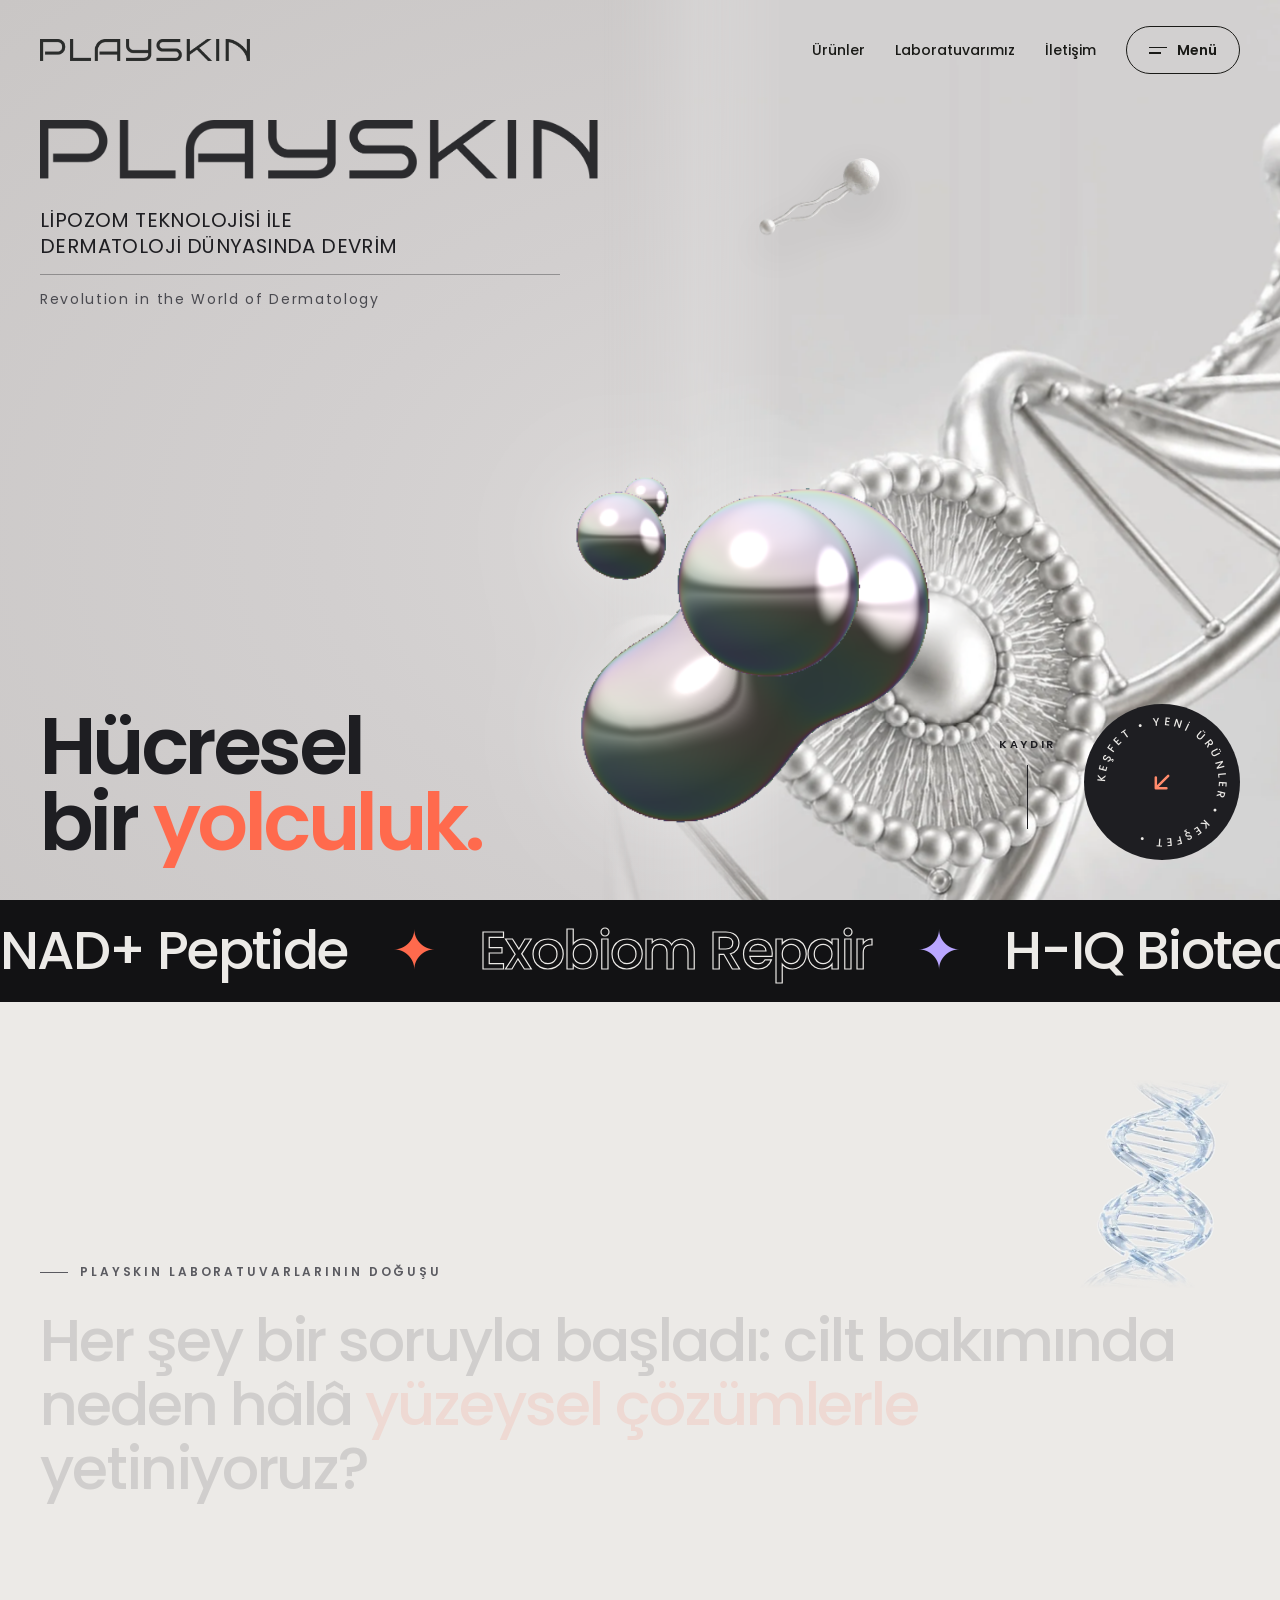
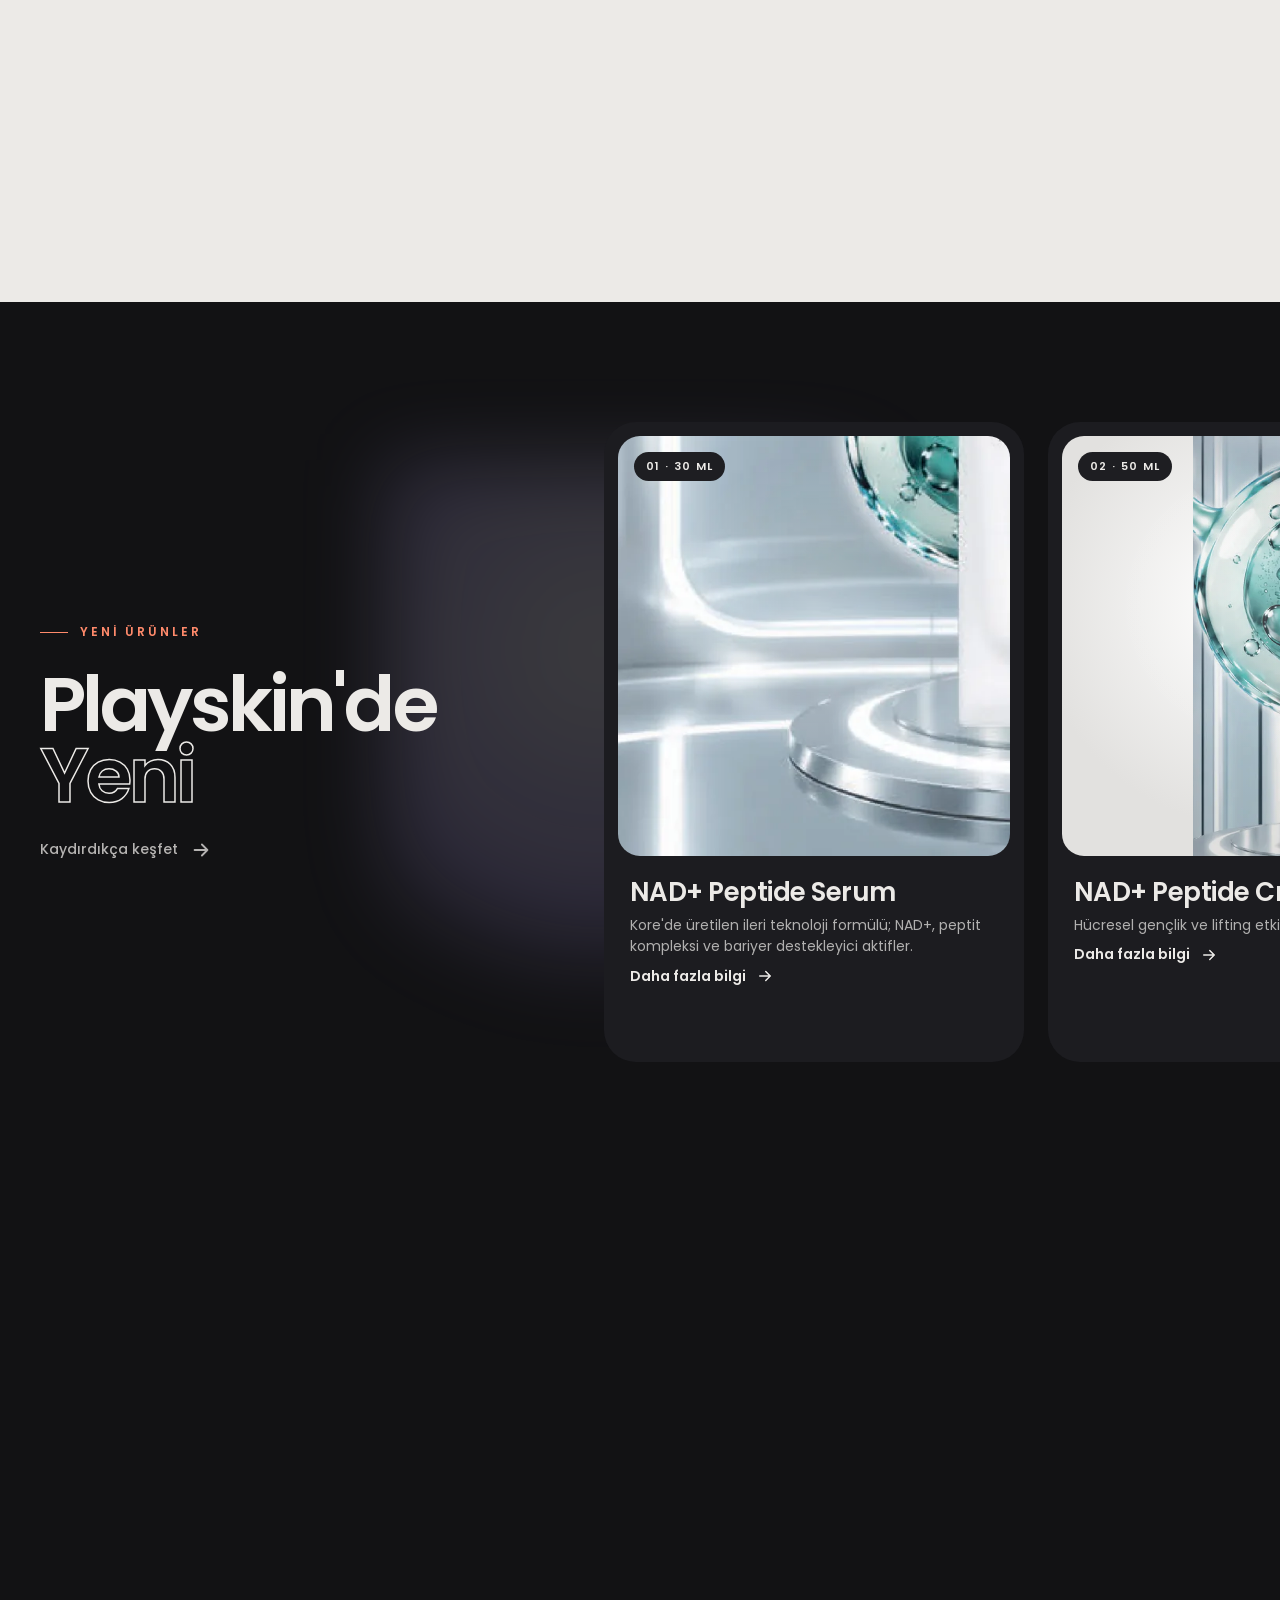
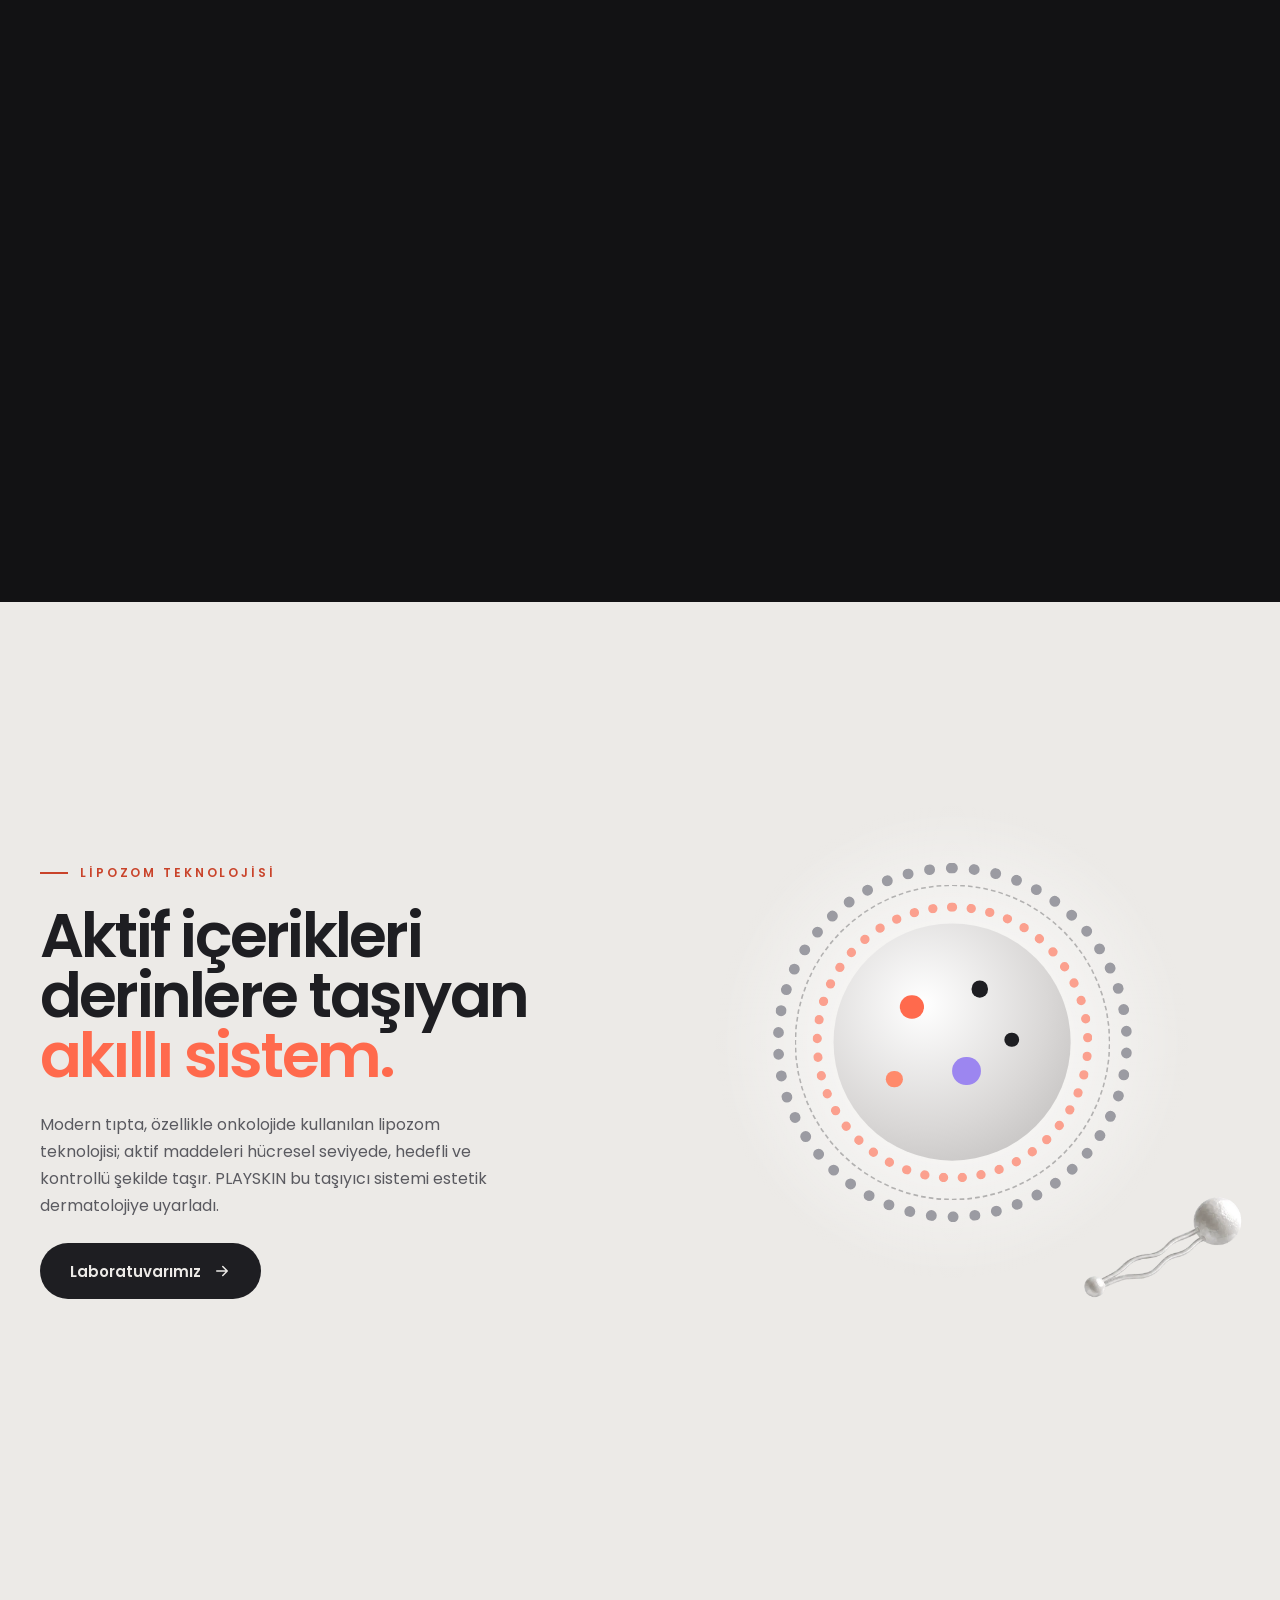
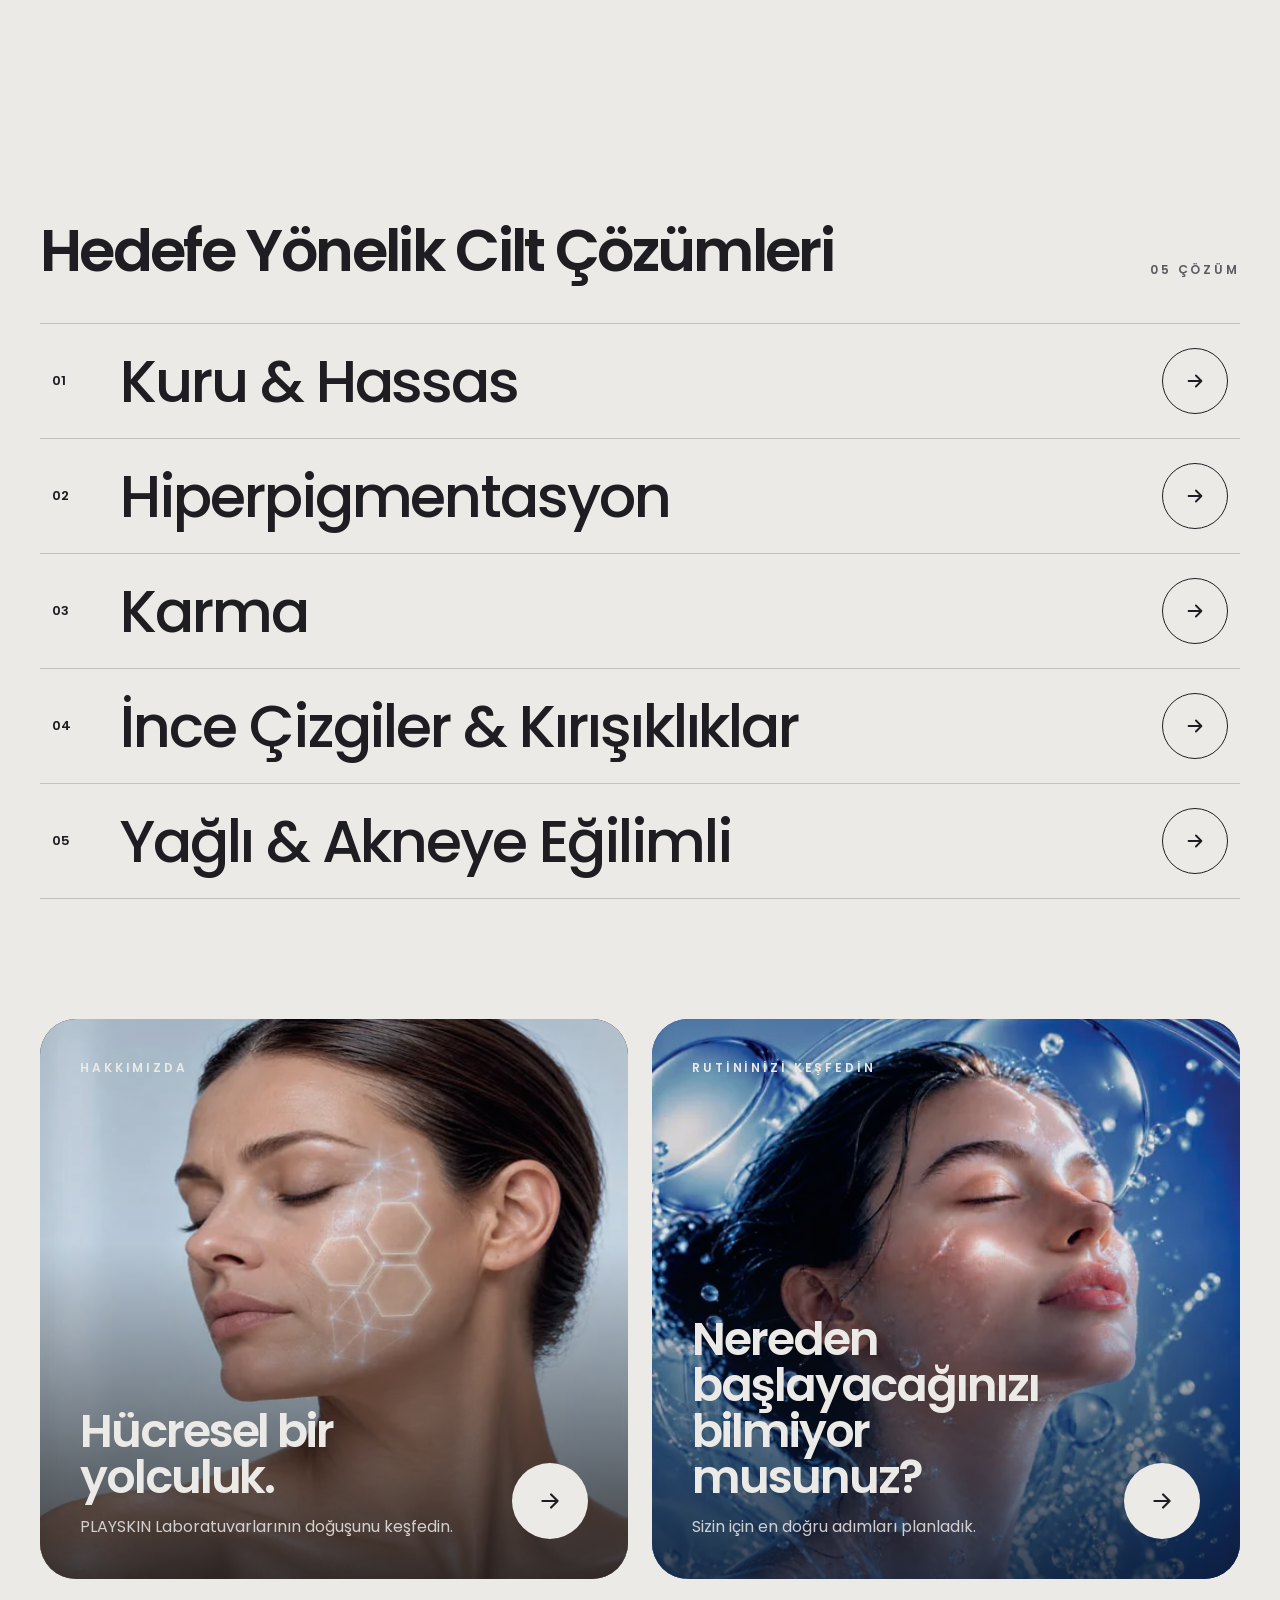
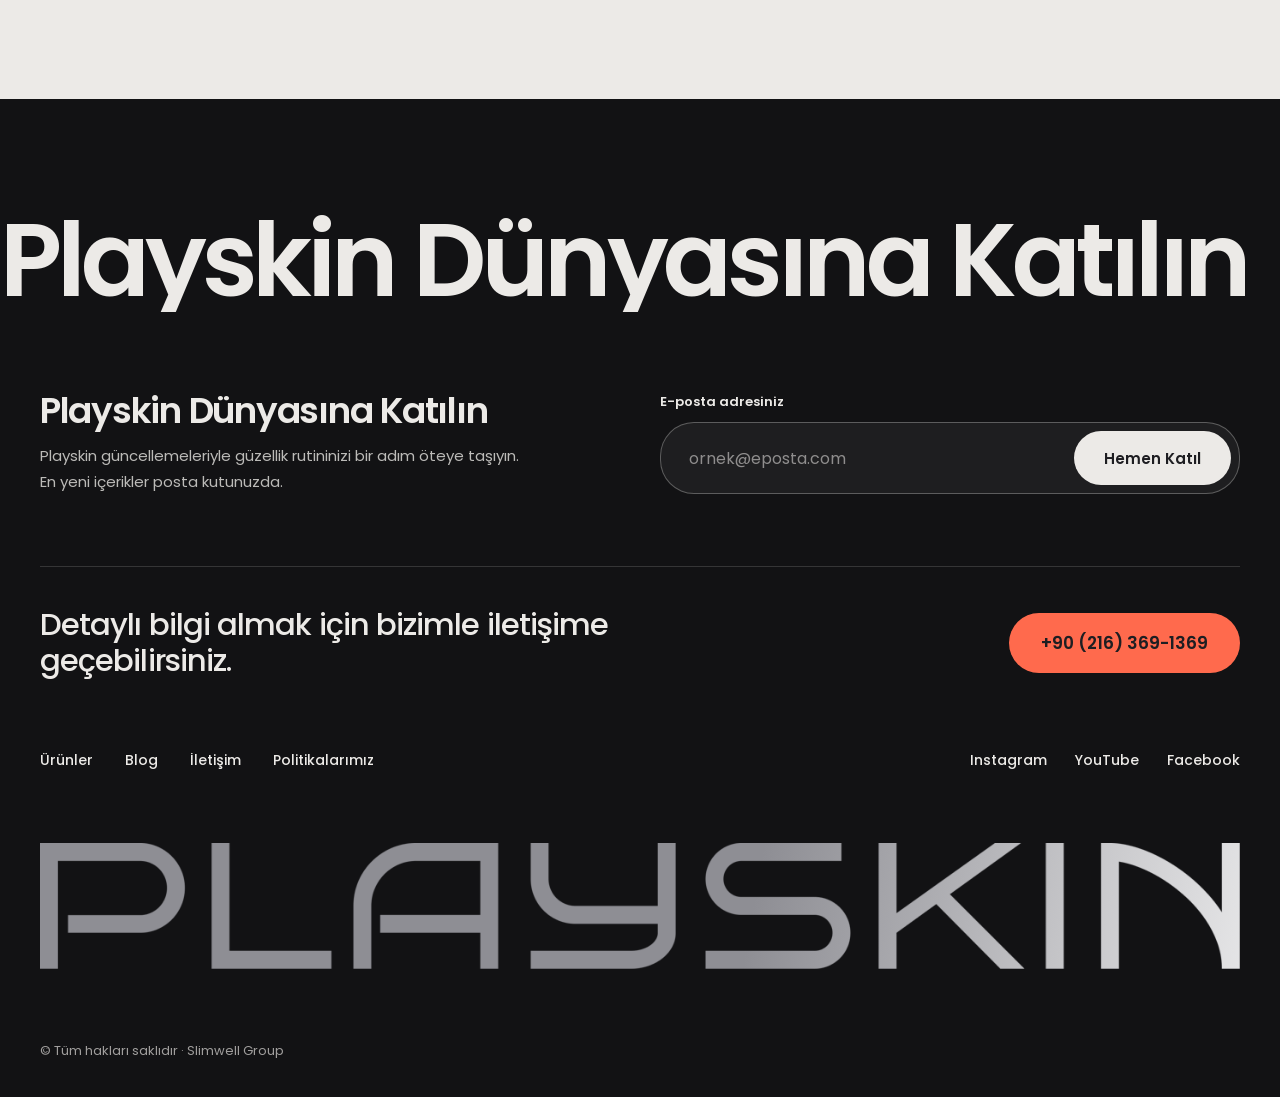
<file: klasik.html>
<!doctype html>
<html lang="tr">
<head>
<meta charset="utf-8">
<meta name="viewport" content="width=device-width, initial-scale=1">
<title>Playskin · Lipozom teknolojisi ile dermatoloji dünyasında devrim</title>
<meta name="description" content="PLAYSKIN: lipozom ve eksozom teknolojileriyle geliştirilen profesyonel dermokozmetik bakım. Slimwell Group.">
<meta property="og:title" content="Playskin · Lipozom teknolojisi ile dermatoloji dünyasında devrim">
<meta property="og:description" content="PLAYSKIN: lipozom ve eksozom teknolojileriyle geliştirilen profesyonel dermokozmetik bakım. Slimwell Group.">
<meta property="og:image" content="assets/cover-clean.webp">
<link rel="icon" type="image/png" href="assets/favicon.png">
<link rel="preconnect" href="https://fonts.googleapis.com">
<link rel="preconnect" href="https://fonts.gstatic.com" crossorigin>
<link rel="stylesheet" href="https://fonts.googleapis.com/css2?family=Poppins:ital,wght@0,300;0,400;0,500;0,600;0,700;1,300&amp;display=swap">
<style>
[hidden]{display:none !important}
@property --n{syntax:'<integer>';initial-value:0;inherits:false}
body{margin:0;background:#ECEAE7;color:#1E1E22;font-family:'Poppins',system-ui,-apple-system,'Segoe UI',sans-serif;-webkit-font-smoothing:antialiased}
a{color:inherit}a:hover{color:inherit}
a:focus-visible,button:focus-visible,input:focus-visible{outline:3px solid #FF6A4D;outline-offset:4px}
.mask{display:inline-block;overflow:hidden;vertical-align:top;padding:0 .02em .1em 0;margin-bottom:-.1em}
.ch{display:inline-block;transform:translateY(115%);animation:ch-up 1.15s cubic-bezier(.16,1,.3,1) forwards}
@keyframes ch-up{from{transform:translateY(115%) rotate(8deg)}to{transform:none}}
.wipe{clip-path:inset(0 100% 0 0);animation:wipe 1.4s cubic-bezier(.76,0,.24,1) forwards}
@keyframes wipe{to{clip-path:inset(0 0 0 0)}}
.fade-up{opacity:0;transform:translateY(24px);animation:fade-up 1s cubic-bezier(.2,.8,.2,1) forwards}
@keyframes fade-up{to{opacity:1;transform:none}}
.pl{position:fixed;inset:0;z-index:100;background:#121214;color:#ECEAE7;display:flex;flex-direction:column;justify-content:space-between;padding:32px 40px;box-sizing:border-box;animation:pl-out 1.1s cubic-bezier(.76,0,.24,1) 2.3s forwards}
@keyframes pl-out{0%{transform:translateY(0);border-radius:0}100%{transform:translateY(-104%);border-radius:0 0 50% 50%/0 0 22% 22%;visibility:hidden}}
.pl-count{counter-reset:n var(--n);animation:pl-count 2.1s cubic-bezier(.65,0,.35,1) forwards}
.pl-count::after{content:counter(n)}
@keyframes pl-count{to{--n:100}}
.pl-bar{transform-origin:0 50%;animation:pl-bar 2.1s cubic-bezier(.65,0,.35,1) forwards}
@keyframes pl-bar{from{transform:scaleX(0)}to{transform:scaleX(1)}}
.hdr{position:fixed;top:0;left:0;right:0;z-index:50;mix-blend-mode:difference;color:#ECEAE7;pointer-events:none}
.hdr a,.hdr button{pointer-events:auto}
.hl{position:relative;text-decoration:none}
.hl::after{content:"";position:absolute;left:0;right:0;bottom:-5px;height:1.5px;background:currentColor;transform:scaleX(0);transform-origin:100% 50%;transition:transform .45s cubic-bezier(.76,0,.24,1)}
.hl:hover::after{transform:scaleX(1);transform-origin:0 50%}
.ps2-mag{transform:translate(calc(var(--mx,0)*1px),calc(var(--my,0)*1px));transition:transform .55s cubic-bezier(.2,.8,.2,1)}
.ps2-cur{position:fixed;left:0;top:0;width:46px;height:46px;margin:-23px 0 0 -23px;border:1.5px solid #ECEAE7;border-radius:50%;mix-blend-mode:difference;pointer-events:none;z-index:95;will-change:transform}
.ps2-dot{position:fixed;left:0;top:0;width:6px;height:6px;margin:-3px 0 0 -3px;border-radius:50%;background:#ECEAE7;mix-blend-mode:difference;pointer-events:none;z-index:96;will-change:transform}
@media (pointer:coarse){.ps2-cur,.ps2-dot{display:none}}
@media (max-width:760px){.hdr nav .hl{display:none}.hdr>div{padding:18px 20px !important}}
.spin{animation:spin 16s linear infinite}
@keyframes spin{to{transform:rotate(360deg)}}
.spin-r{animation:spin-r 22s linear infinite}
@keyframes spin-r{to{transform:rotate(-360deg)}}
.sline{transform-origin:50% 0;animation:sline 2s cubic-bezier(.65,0,.35,1) infinite}
@keyframes sline{0%{transform:scaleY(0);transform-origin:50% 0}50%{transform:scaleY(1);transform-origin:50% 0}50.01%{transform:scaleY(1);transform-origin:50% 100%}100%{transform:scaleY(0);transform-origin:50% 100%}}
.mq{animation:mq 34s linear infinite}
.mq-r{animation:mq-r 36s linear infinite}
@keyframes mq{to{transform:translateX(-50%)}}
@keyframes mq-r{from{transform:translateX(-50%)}to{transform:translateX(0)}}
.fl{animation:fl 7s ease-in-out infinite}
@keyframes fl{0%,100%{transform:translateY(0) rotate(0deg)}50%{transform:translateY(-18px) rotate(-3deg)}}
.kb{animation:kb 24s ease-in-out infinite alternate}
@keyframes kb{from{transform:scale(1.03) translate(0,0)}to{transform:scale(1.12) translate(-2.5%,1.5%)}}
.breathe{animation:breathe 4.5s ease-in-out infinite}
@keyframes breathe{0%,100%{transform:scale(.85);opacity:.35}50%{transform:scale(1.15);opacity:.9}}
.band{position:absolute;top:-20%;bottom:-20%;left:0;width:26%;background:linear-gradient(90deg,rgba(255,255,255,0),rgba(255,255,255,.5),rgba(255,255,255,0));mix-blend-mode:soft-light;animation:band 7s cubic-bezier(.65,0,.35,1) infinite}
@keyframes band{0%{transform:translateX(-140%) skewX(-16deg)}60%,100%{transform:translateX(480%) skewX(-16deg)}}
.blob{animation:blob 11s ease-in-out infinite}
@keyframes blob{0%,100%{border-radius:42% 58% 63% 37%/45% 41% 59% 55%;transform:translate(0,0) scale(1)}33%{border-radius:58% 42% 38% 62%/55% 60% 40% 45%;transform:translate(30px,-20px) scale(1.08)}66%{border-radius:50% 50% 45% 55%/40% 55% 45% 60%;transform:translate(-20px,24px) scale(.94)}}
.pulse{animation:pulse 1.8s ease-out infinite}
@keyframes pulse{0%{box-shadow:0 0 0 0 rgba(255,106,77,.6)}100%{box-shadow:0 0 0 14px rgba(255,106,77,0)}}
.ps2-tilt{transform:perspective(1000px) rotateX(calc(var(--rx,0)*1deg)) rotateY(calc(var(--ry,0)*1deg));transition:transform .7s cubic-bezier(.2,.8,.2,1)}
.ps2-tilt .shine{background:radial-gradient(circle at calc(var(--sx,50)*1%) calc(var(--sy,40)*1%),rgba(255,255,255,.28),rgba(255,255,255,0) 46%)}
.ps2-tilt .pimg{transition:transform 1s cubic-bezier(.2,.8,.2,1)}
.ps2-tilt:hover .pimg{transform:scale(1.07)}
.ps2-tilt .more svg{transition:transform .35s}
.ps2-tilt:hover .more svg{transform:translateX(6px)}
.ps2-row .fill{transform:scaleY(0);transform-origin:50% 100%;transition:transform .65s cubic-bezier(.76,0,.24,1)}
.ps2-row:hover .fill{transform:scaleY(1)}
.ps2-row .rtxt{transition:transform .65s cubic-bezier(.2,.8,.2,1)}
.ps2-row:hover .rtxt{transform:translateX(30px)}
.ps2-row .rb{opacity:0;transform:scale(.4) rotate(-20deg);transition:opacity .4s,transform .6s cubic-bezier(.2,.8,.2,1)}
.ps2-row:hover .rb{opacity:1;transform:scale(1) rotate(0deg)}
.ps2-row .rarr{transition:transform .5s cubic-bezier(.2,.8,.2,1),background .4s,color .4s}
.ps2-row:hover .rarr{transform:rotate(-45deg);background:#1E1E22;color:#ECEAE7}
.pan .pan-arr{transition:transform .5s cubic-bezier(.2,.8,.2,1)}
.pan:hover .pan-arr{transform:rotate(-45deg) scale(1.1)}
.pan .pan-img{transition:transform 1.2s cubic-bezier(.2,.8,.2,1)}
.pan:hover .pan-img{transform:scale(1.07)}
.btn{transition:background .35s,color .35s}
.btn:hover{background:#FF6A4D !important;color:#1E1E22 !important}
.logo-sheen{-webkit-mask-image:url(assets/logo-light.png);mask-image:url(assets/logo-light.png);-webkit-mask-size:contain;mask-size:contain;-webkit-mask-repeat:no-repeat;mask-repeat:no-repeat;-webkit-mask-position:center;mask-position:center;background:linear-gradient(100deg,#8E8E94 20%,#FFFFFF 38%,#B9A6FF 48%,#FF8A6B 56%,#FFFFFF 64%,#8E8E94 80%);background-size:300% 100%;animation:sheen 7s linear infinite}
@keyframes sheen{from{background-position:100% 0}to{background-position:-200% 0}}
.menu{animation:menu-in 1s cubic-bezier(.76,0,.24,1) both}
@keyframes menu-in{from{clip-path:circle(0% at calc(100% - 80px) 46px)}to{clip-path:circle(160% at calc(100% - 80px) 46px)}}
.mi{display:inline-block;transform:translateY(115%);animation:ch-up 1s cubic-bezier(.16,1,.3,1) forwards}
.fld:focus-within{box-shadow:0 0 0 3px rgba(255,106,77,.7)}
.inp::placeholder{color:rgba(236,234,231,.55)}
.inp:focus{outline:none}
@supports (animation-timeline: view()){
.rv{animation:rv linear both;animation-timeline:view();animation-range:entry 0% cover 30%}
.clip{animation:clip linear both;animation-timeline:view();animation-range:entry 0% cover 45%}
}
@keyframes rv{from{opacity:0;transform:translateY(70px)}to{opacity:1;transform:none}}
@keyframes clip{from{clip-path:inset(16% 12% 16% 12% round 64px)}to{clip-path:inset(0 0 0 0 round 36px)}}
@media (prefers-reduced-motion: reduce){*,*::before,*::after{animation-duration:.01ms !important;animation-iteration-count:1 !important;transition:none !important}.pl{display:none}.ch,.mi{transform:none}.wipe{clip-path:none}.fade-up{opacity:1;transform:none}}
</style>
<script src="assets/site.js" defer></script>
</head>
<body>
<div class="ps2-root" style="background: #ECEAE7; color: #1E1E22; overflow-x: clip">

<div>
<div class="pl" aria-hidden="true">
<div style="display: flex; justify-content: space-between; gap: 16px; font-size: 12px; font-weight: 500; letter-spacing: .28em"><span>LİPOZOM TEKNOLOJİSİ</span><span>SLIMWELL GROUP</span></div>
<div style="display: flex; justify-content: center"><img class="wipe" src="assets/logo-light.png" alt="" style="width: min(860px, 86%); height: auto; animation-delay: .15s"></div>
<div style="display: flex; align-items: flex-end; gap: 28px">
<span style="display: flex; align-items: baseline; font-weight: 300; font-size: 72px; line-height: .9; letter-spacing: -0.04em; min-width: 200px"><span class="pl-count"></span><span>%</span></span>
<div style="flex: 1; height: 1.5px; margin-bottom: 14px; background: rgba(236,234,231,.18)"><div class="pl-bar" style="height: 100%; background: #ECEAE7"></div></div>
</div>
</div>
</div>

<div class="ps2-cur" aria-hidden="true" style="transform: translate3d(-100px,-100px,0)"></div>
<div class="ps2-dot" aria-hidden="true" style="transform: translate3d(-100px,-100px,0)"></div>

<header class="hdr">
<div style="max-width: 1440px; margin: 0 auto; padding: 26px 40px; box-sizing: border-box; display: flex; align-items: center; justify-content: space-between; gap: 24px">
<a href="index.html" aria-label="Playskin ana sayfa" style="display: block; line-height: 0"><img src="assets/logo-light.png" alt="Playskin" style="height: 22px; width: auto"></a>
<nav aria-label="Hızlı menü" style="display: flex; align-items: center; gap: 30px; font-size: 14px; font-weight: 500">
<a class="hl" href="urunler.html">Ürünler</a>
<a class="hl" href="laboratuvar.html">Laboratuvarımız</a>
<a class="hl" href="iletisim.html">İletişim</a>
<button type="button" data-act="menu-toggle" aria-expanded="false" class="ps2-mag" style="display: inline-flex; align-items: center; gap: 10px; min-height: 48px; padding: 0 22px; border-radius: 999px; border: 1.5px solid currentColor; background: transparent; color: inherit; font: inherit; font-weight: 600; cursor: pointer"><span style="display: flex; flex-direction: column; gap: 4px"><span style="display: block; width: 18px; height: 1.5px; background: currentColor"></span><span style="display: block; width: 12px; height: 1.5px; background: currentColor"></span></span>Menü</button>
</nav>
</div>
</header>

<div data-menu hidden>
<div class="menu" role="dialog" aria-modal="true" aria-label="Menü" style="position: fixed; inset: 0; z-index: 80; background: #121214; color: #ECEAE7; overflow: auto">
<img aria-hidden="true" class="fl" src="assets/molecule-silver.webp" alt="" style="position: absolute; right: 6%; top: 22%; width: min(420px, 40vw); height: auto; opacity: .55; animation-duration: 9s">
<div style="position: relative; max-width: 1440px; min-height: 100%; margin: 0 auto; padding: 26px 40px 40px; box-sizing: border-box; display: flex; flex-direction: column; gap: 48px">
<div style="display: flex; justify-content: space-between; align-items: center">
<img src="assets/logo-light.png" alt="Playskin" style="height: 22px; width: auto">
<button type="button" data-act="menu-close" class="ps2-mag" style="display: inline-flex; align-items: center; gap: 10px; min-height: 48px; padding: 0 22px; border-radius: 999px; border: 1.5px solid #ECEAE7; background: transparent; color: #ECEAE7; font: inherit; font-weight: 600; cursor: pointer"><svg aria-hidden="true" width="16" height="16" viewBox="0 0 24 24" fill="none" stroke="currentColor" stroke-width="2.2" stroke-linecap="round"><path d="M5 5l14 14M19 5L5 19"></path></svg>Kapat</button>
</div>
<nav aria-label="Ana menü" style="display: flex; flex-direction: column; gap: 2px">
<a href="index.html" data-act="menu-close" style="display: flex; align-items: baseline; gap: 20px; text-decoration: none; font-weight: 500; font-size: clamp(2.4rem, 5.6vw, 5.2rem); line-height: 1.08; letter-spacing: -0.035em"><span style="font-size: 13px; font-weight: 600; color: #FF8A6B">01</span><span class="mask"><span class="mi" style="animation-delay: .25s">Ana Sayfa</span></span></a>
<a href="hakkimizda.html" style="display: flex; align-items: baseline; gap: 20px; text-decoration: none; font-weight: 500; font-size: clamp(2.4rem, 5.6vw, 5.2rem); line-height: 1.08; letter-spacing: -0.035em"><span style="font-size: 13px; font-weight: 600; color: #FF8A6B">02</span><span class="mask"><span class="mi" style="animation-delay: .32s">Hakkımızda</span></span></a>
<a href="urunler.html" style="display: flex; align-items: baseline; gap: 20px; text-decoration: none; font-weight: 500; font-size: clamp(2.4rem, 5.6vw, 5.2rem); line-height: 1.08; letter-spacing: -0.035em"><span style="font-size: 13px; font-weight: 600; color: #FF8A6B">03</span><span class="mask"><span class="mi" style="animation-delay: .39s">Ürünler</span></span></a>
<a href="laboratuvar.html" style="display: flex; align-items: baseline; gap: 20px; text-decoration: none; font-weight: 500; font-size: clamp(2.4rem, 5.6vw, 5.2rem); line-height: 1.08; letter-spacing: -0.035em"><span style="font-size: 13px; font-weight: 600; color: #FF8A6B">04</span><span class="mask"><span class="mi" style="animation-delay: .46s">Laboratuvarımız</span></span></a>
<a href="blog.html" style="display: flex; align-items: baseline; gap: 20px; text-decoration: none; font-weight: 500; font-size: clamp(2.4rem, 5.6vw, 5.2rem); line-height: 1.08; letter-spacing: -0.035em"><span style="font-size: 13px; font-weight: 600; color: #FF8A6B">05</span><span class="mask"><span class="mi" style="animation-delay: .53s">Blog</span></span></a>
<a href="iletisim.html" style="display: flex; align-items: baseline; gap: 20px; text-decoration: none; font-weight: 500; font-size: clamp(2.4rem, 5.6vw, 5.2rem); line-height: 1.08; letter-spacing: -0.035em"><span style="font-size: 13px; font-weight: 600; color: #FF8A6B">06</span><span class="mask"><span class="mi" style="animation-delay: .6s">İletişim</span></span></a>
</nav>
<div style="margin-top: auto; display: flex; flex-wrap: wrap; justify-content: space-between; gap: 16px 40px; font-size: 14px; font-weight: 500; color: rgba(236,234,231,.8)">
<a class="hl" href="tel:+902163691369">+90 (216) 369-1369</a>
<a class="hl" href="mailto:info@playskin.com.tr">info@playskin.com.tr</a>
<div style="display: flex; gap: 28px"><a class="hl" href="#">Instagram</a><a class="hl" href="#">YouTube</a><a class="hl" href="#">Facebook</a></div>
</div>
</div>
</div>
</div>

<main>

<section class="ps2-hero" aria-label="Giriş" style="position: relative; height: max(660px, min(920px, 100vh)); overflow: hidden; background: radial-gradient(ellipse at 70% 60%, #DCDAD9 0%, #D2CFCF 45%, #C9C6C5 100%); --d0: 2.55s">
<div aria-hidden="true" style="position: absolute; top: -4%; right: -2%; height: 110%; aspect-ratio: 1062 / 1500; transform: translate(calc(var(--cx, 0) * -18px), calc(var(--cy, 0) * 12px)); transition: transform .9s cubic-bezier(.2,.8,.2,1)">
<div class="fade-up" style="position: absolute; inset: 0; animation-delay: var(--d0); animation-duration: 1.8s">
<div class="kb" style="position: absolute; inset: 0; overflow: hidden; -webkit-mask-image: linear-gradient(90deg, transparent 0%, #000 26%, #000 100%); mask-image: linear-gradient(90deg, transparent 0%, #000 26%, #000 100%)">
<img src="assets/cover-clean.webp" alt="" style="position: absolute; inset: 0; width: 100%; height: 100%; object-fit: cover">
<div class="breathe" style="position: absolute; left: 39%; top: 59%; width: 20%; aspect-ratio: 1; border-radius: 50%; background: radial-gradient(circle, rgba(255,255,255,.95), rgba(255,255,255,0) 66%); mix-blend-mode: screen"></div>
<div class="band"></div>
</div>
</div>
</div>
<img aria-hidden="true" class="fl" src="assets/molecule-silver.webp" alt="" style="position: absolute; right: 30%; top: 15%; width: 150px; height: auto; opacity: .9; animation-duration: 8s; filter: drop-shadow(0 18px 24px rgba(0,0,0,.18))">
<canvas class="ps2-gl" aria-hidden="true" style="position: absolute; inset: 0; width: 100%; height: 100%; display: block; opacity: 0; transition: opacity 1.6s ease; transition-delay: var(--d0); pointer-events: none"></canvas>
<div class="ps2-hero-in" style="position: relative; height: 100%; max-width: 1440px; margin: 0 auto; padding: 120px 40px 40px; box-sizing: border-box; display: flex; flex-direction: column; justify-content: space-between; gap: 24px; transform: translateY(calc(var(--hp, 0) * -150px)); opacity: calc(1 - var(--hp, 0) * 1.25); pointer-events: none">
<div style="display: flex; flex-direction: column; gap: 28px; max-width: 680px">
<img class="wipe" src="assets/logo-dark.png" alt="Playskin" style="width: min(560px, 82%); height: auto; animation-delay: var(--d0)">
<div class="fade-up" style="display: flex; flex-direction: column; gap: 14px; max-width: 520px; animation-delay: calc(var(--d0) + .5s)">
<p style="margin: 0; padding-bottom: 14px; border-bottom: 1px solid rgba(30,30,34,.35); font-size: clamp(1rem, 1.55vw, 1.4rem); font-weight: 400; line-height: 1.35; letter-spacing: .02em">LİPOZOM TEKNOLOJİSİ İLE<br>DERMATOLOJİ DÜNYASINDA DEVRİM</p>
<p style="margin: 0; font-size: 14px; font-weight: 400; letter-spacing: .12em; color: #4A4A50">Revolution in the World of Dermatology</p>
</div>
</div>
<div style="display: flex; flex-wrap: wrap; justify-content: space-between; align-items: flex-end; gap: 28px">
<h1 style="margin: 0; font-weight: 600; font-size: clamp(2.8rem, 6.2vw, 6.6rem); line-height: .95; letter-spacing: -0.045em">
<span style="display: block"><span class="mask"><span class="ch" style="animation-delay: calc(var(--d0) + .7s)">Hücresel</span></span></span>
<span style="display: block"><span class="mask"><span class="ch" style="animation-delay: calc(var(--d0) + .8s)">bir</span></span> <span class="mask"><span class="ch" style="animation-delay: calc(var(--d0) + .88s); color: #FF6A4D">yolculuk.</span></span></span>
</h1>
<div style="display: flex; align-items: center; gap: 28px; pointer-events: auto">
<div aria-hidden="true" style="display: flex; flex-direction: column; align-items: center; gap: 12px; font-size: 11px; font-weight: 600; letter-spacing: .24em"><span>KAYDIR</span><span style="position: relative; display: block; width: 1.5px; height: 64px; background: rgba(30,30,34,.2); overflow: hidden"><span class="sline" style="position: absolute; inset: 0; background: #1E1E22"></span></span></div>
<a href="#yeni" class="ps2-mag" aria-label="Yeni ürünleri keşfet" style="position: relative; display: flex; align-items: center; justify-content: center; width: 156px; height: 156px; border-radius: 50%; background: #1E1E22; color: #ECEAE7; text-decoration: none">
<svg aria-hidden="true" class="spin" viewBox="0 0 160 160" style="position: absolute; inset: 0; width: 100%; height: 100%"><defs><path id="ps2-ring" d="M80 80 m-58 0 a58 58 0 1 1 116 0 a58 58 0 1 1 -116 0"></path></defs><text font-family="Poppins, sans-serif" font-size="11.5" font-weight="500" letter-spacing="3.4" fill="#ECEAE7"><textPath href="#ps2-ring">KEŞFET • YENİ ÜRÜNLER • KEŞFET • </textPath></text></svg>
<svg aria-hidden="true" width="30" height="30" viewBox="0 0 24 24" fill="none" stroke="#FF8A6B" stroke-width="2" stroke-linecap="round" stroke-linejoin="round" style="transform: rotate(45deg)"><path d="M12 5v14M6 13l6 6 6-6"></path></svg>
</a>
</div>
</div>
</div>
</section>

<div aria-hidden="true" style="background: #121214; color: #ECEAE7; overflow: hidden; padding: 24px 0">
<div class="mq" style="display: flex; width: max-content; font-weight: 500; font-size: clamp(2.2rem, 4.2vw, 4rem); letter-spacing: -0.03em; line-height: 1; white-space: nowrap">
<div style="display: flex; align-items: center; gap: 44px; padding-right: 44px"><span>NAD+ Peptide</span><span style="color: #FF6A4D">✦</span><span style="color: transparent; -webkit-text-stroke: 1.2px #ECEAE7">Exobiom Repair</span><span style="color: #B9A6FF">✦</span><span>H-IQ Biotechnology</span><span style="color: #FF6A4D">✦</span><span style="color: transparent; -webkit-text-stroke: 1.2px #ECEAE7">Glow Cushion BB</span><span style="color: #B9A6FF">✦</span><span>Hydrogel Resilience</span><span style="color: #FF6A4D">✦</span><span style="color: transparent; -webkit-text-stroke: 1.2px #ECEAE7">Intense C %15</span><span style="color: #B9A6FF">✦</span></div>
<div style="display: flex; align-items: center; gap: 44px; padding-right: 44px"><span>NAD+ Peptide</span><span style="color: #FF6A4D">✦</span><span style="color: transparent; -webkit-text-stroke: 1.2px #ECEAE7">Exobiom Repair</span><span style="color: #B9A6FF">✦</span><span>H-IQ Biotechnology</span><span style="color: #FF6A4D">✦</span><span style="color: transparent; -webkit-text-stroke: 1.2px #ECEAE7">Glow Cushion BB</span><span style="color: #B9A6FF">✦</span><span>Hydrogel Resilience</span><span style="color: #FF6A4D">✦</span><span style="color: transparent; -webkit-text-stroke: 1.2px #ECEAE7">Intense C %15</span><span style="color: #B9A6FF">✦</span></div>
</div>
</div>

<section class="ps2-statement" aria-label="Her şey bir soruyla başladı" style="position: relative; height: 900px; background: #ECEAE7">
<div style="position: sticky; top: 0; height: min(760px, 100vh); display: flex; align-items: center; max-width: 1440px; margin: 0 auto; padding: 0 40px; box-sizing: border-box">
<img aria-hidden="true" class="fl" src="assets/dna-crystal.webp" alt="" style="position: absolute; right: 4%; top: 10%; width: 150px; height: auto; opacity: .85; animation-duration: 9s">
<div style="position: relative; display: flex; flex-direction: column; gap: 28px; max-width: 1180px">
<p style="margin: 0; display: inline-flex; align-items: center; gap: 12px; font-size: 12px; font-weight: 600; letter-spacing: .24em; color: #5A5A60"><span aria-hidden="true" style="width: 28px; height: 1.5px; background: currentColor"></span>PLAYSKIN LABORATUVARLARININ DOĞUŞU</p>
<p style="margin: 0; font-weight: 500; font-size: clamp(2.1rem, 4.6vw, 4.9rem); line-height: 1.08; letter-spacing: -0.035em">
<span style="opacity: clamp(.13, calc(var(--p, 0) * 15 - 0), 1)">Her</span>
<span style="opacity: clamp(.13, calc(var(--p, 0) * 15 - 1), 1)">şey</span>
<span style="opacity: clamp(.13, calc(var(--p, 0) * 15 - 2), 1)">bir</span>
<span style="opacity: clamp(.13, calc(var(--p, 0) * 15 - 3), 1)">soruyla</span>
<span style="opacity: clamp(.13, calc(var(--p, 0) * 15 - 4), 1)">başladı:</span>
<span style="opacity: clamp(.13, calc(var(--p, 0) * 15 - 5), 1)">cilt</span>
<span style="opacity: clamp(.13, calc(var(--p, 0) * 15 - 6), 1)">bakımında</span>
<span style="opacity: clamp(.13, calc(var(--p, 0) * 15 - 7), 1)">neden</span>
<span style="opacity: clamp(.13, calc(var(--p, 0) * 15 - 8), 1)">hâlâ</span>
<span style="opacity: clamp(.13, calc(var(--p, 0) * 15 - 9), 1); color: #FF6A4D">yüzeysel</span>
<span style="opacity: clamp(.13, calc(var(--p, 0) * 15 - 10), 1); color: #FF6A4D">çözümlerle</span>
<span style="opacity: clamp(.13, calc(var(--p, 0) * 15 - 11), 1)">yetiniyoruz?</span>
</p>
</div>
</div>
</section>

<section id="yeni" class="ps2-gallery" aria-labelledby="yeni-baslik" style="position: relative; height: 1900px; background: #121214; color: #ECEAE7">
<div style="position: sticky; top: 0; height: min(880px, 100vh); overflow: hidden; display: flex; align-items: center">
<div aria-hidden="true" class="blob" style="position: absolute; left: 30%; top: 18%; width: 540px; height: 540px; background: radial-gradient(circle at 40% 35%, rgba(255,255,255,.18), rgba(185,166,255,.16) 55%, rgba(185,166,255,0) 72%); filter: blur(40px)"></div>
<div class="ps2-track" style="position: relative; display: flex; align-items: center; gap: 24px; padding: 0 40px; transform: translate3d(calc(var(--hx, 0) * -1px), 0, 0); will-change: transform">

<div style="flex: 0 0 min(500px, 86vw); display: flex; flex-direction: column; gap: 28px; padding-right: 40px">
<p style="margin: 0; display: inline-flex; align-items: center; gap: 12px; font-size: 12px; font-weight: 600; letter-spacing: .24em; color: #FF8A6B"><span aria-hidden="true" style="width: 28px; height: 1.5px; background: currentColor"></span>YENİ ÜRÜNLER</p>
<h2 id="yeni-baslik" style="margin: 0; font-weight: 600; font-size: clamp(3rem, 6vw, 6.2rem); line-height: .92; letter-spacing: -0.05em">Playskin'de <span style="color: transparent; -webkit-text-stroke: 1.5px #ECEAE7">Yeni</span></h2>
<p style="margin: 0; display: inline-flex; align-items: center; gap: 12px; font-size: 14px; font-weight: 500; color: rgba(236,234,231,.75)">Kaydırdıkça keşfet<svg aria-hidden="true" width="22" height="22" viewBox="0 0 24 24" fill="none" stroke="currentColor" stroke-width="2" stroke-linecap="round" stroke-linejoin="round"><path d="M5 12h14M13 6l6 6-6 6"></path></svg></p>
</div>

<a href="urun.html" class="ps2-tilt" style="position: relative; flex: 0 0 min(420px, 82vw); height: 640px; box-sizing: border-box; padding: 14px 14px 26px; border-radius: 32px; overflow: hidden; display: flex; flex-direction: column; gap: 22px; text-decoration: none; color: #ECEAE7; background: #1C1C20">
<div style="position: relative; height: 420px; border-radius: 22px; overflow: hidden; background: #E9E8E6"><img class="pimg" src="assets/nad-serum.webp" alt="NAD+ Peptide Boosting Concentrate Serum" style="width: 100%; height: 100%; object-fit: cover"><div aria-hidden="true" class="shine" style="position: absolute; inset: 0"></div><span style="position: absolute; left: 16px; top: 16px; padding: 6px 12px; border-radius: 999px; background: #1E1E22; color: #ECEAE7; font-size: 11px; font-weight: 600; letter-spacing: .12em">01 · 30 ML</span></div>
<div style="position: relative; display: flex; flex-direction: column; gap: 8px; padding: 0 12px">
<h3 style="margin: 0; font-weight: 600; font-size: 26px; line-height: 1.1; letter-spacing: -0.02em">NAD+ Peptide Serum</h3>
<p style="margin: 0; font-size: 14px; line-height: 1.55; color: rgba(236,234,231,.72)">Kore'de üretilen ileri teknoloji formülü; NAD+, peptit kompleksi ve bariyer destekleyici aktifler.</p>
<span class="more" style="display: inline-flex; align-items: center; gap: 10px; font-weight: 600; font-size: 14px">Daha fazla bilgi<svg aria-hidden="true" width="18" height="18" viewBox="0 0 24 24" fill="none" stroke="currentColor" stroke-width="2" stroke-linecap="round" stroke-linejoin="round"><path d="M5 12h14M13 6l6 6-6 6"></path></svg></span>
</div>
</a>

<a href="urun.html" class="ps2-tilt" style="position: relative; flex: 0 0 min(420px, 82vw); height: 640px; box-sizing: border-box; padding: 14px 14px 26px; border-radius: 32px; overflow: hidden; display: flex; flex-direction: column; gap: 22px; text-decoration: none; color: #ECEAE7; background: #1C1C20">
<div style="position: relative; height: 420px; border-radius: 22px; overflow: hidden; background: radial-gradient(circle at 50% 40%, #FFFFFF, #E2E1DF 70%)"><img class="pimg" src="assets/nad-cream.webp" alt="NAD+ Peptide Cream" style="width: 100%; height: 100%; object-fit: contain; mix-blend-mode: multiply"><div aria-hidden="true" class="shine" style="position: absolute; inset: 0"></div><span style="position: absolute; left: 16px; top: 16px; padding: 6px 12px; border-radius: 999px; background: #1E1E22; color: #ECEAE7; font-size: 11px; font-weight: 600; letter-spacing: .12em">02 · 50 ML</span></div>
<div style="position: relative; display: flex; flex-direction: column; gap: 8px; padding: 0 12px">
<h3 style="margin: 0; font-weight: 600; font-size: 26px; line-height: 1.1; letter-spacing: -0.02em">NAD+ Peptide Cream</h3>
<p style="margin: 0; font-size: 14px; line-height: 1.55; color: rgba(236,234,231,.72)">Hücresel gençlik ve lifting etkili yoğun bakım kremi.</p>
<span class="more" style="display: inline-flex; align-items: center; gap: 10px; font-weight: 600; font-size: 14px">Daha fazla bilgi<svg aria-hidden="true" width="18" height="18" viewBox="0 0 24 24" fill="none" stroke="currentColor" stroke-width="2" stroke-linecap="round" stroke-linejoin="round"><path d="M5 12h14M13 6l6 6-6 6"></path></svg></span>
</div>
</a>

<a href="urun.html" class="ps2-tilt" style="position: relative; flex: 0 0 min(420px, 82vw); height: 640px; box-sizing: border-box; padding: 14px 14px 26px; border-radius: 32px; overflow: hidden; display: flex; flex-direction: column; gap: 22px; text-decoration: none; color: #ECEAE7; background: #1C1C20">
<div style="position: relative; height: 420px; border-radius: 22px; overflow: hidden; background: radial-gradient(circle at 50% 40%, #F6EAE6, #E9D8D2 70%)"><img class="pimg" src="assets/cc-cream.webp" alt="CC Cream" style="width: 100%; height: 100%; object-fit: contain; mix-blend-mode: multiply"><div aria-hidden="true" class="shine" style="position: absolute; inset: 0"></div><span style="position: absolute; left: 16px; top: 16px; padding: 6px 12px; border-radius: 999px; background: #1E1E22; color: #ECEAE7; font-size: 11px; font-weight: 600; letter-spacing: .12em">03 · SPF 40</span></div>
<div style="position: relative; display: flex; flex-direction: column; gap: 8px; padding: 0 12px">
<h3 style="margin: 0; font-weight: 600; font-size: 26px; line-height: 1.1; letter-spacing: -0.02em">CC Cream</h3>
<p style="margin: 0; font-size: 14px; line-height: 1.55; color: rgba(236,234,231,.72)">Lipozom teknolojisiyle cilt tonunu eşitlemeye ve daha aydınlık bir görünüme yardımcı olur.</p>
<span class="more" style="display: inline-flex; align-items: center; gap: 10px; font-weight: 600; font-size: 14px">Daha fazla bilgi<svg aria-hidden="true" width="18" height="18" viewBox="0 0 24 24" fill="none" stroke="currentColor" stroke-width="2" stroke-linecap="round" stroke-linejoin="round"><path d="M5 12h14M13 6l6 6-6 6"></path></svg></span>
</div>
</a>

<a href="urun.html" class="ps2-tilt" style="position: relative; flex: 0 0 min(420px, 82vw); height: 640px; box-sizing: border-box; padding: 14px 14px 26px; border-radius: 32px; overflow: hidden; display: flex; flex-direction: column; gap: 22px; text-decoration: none; color: #ECEAE7; background: #1C1C20">
<div style="position: relative; height: 420px; border-radius: 22px; overflow: hidden; background: radial-gradient(circle at 50% 45%, #FFFFFF, #ECE6E2 70%); display: flex; align-items: center; justify-content: center"><img class="pimg fl" src="assets/glow-cushion.webp" alt="Glow Cushion BB" style="width: 72%; height: auto"><div aria-hidden="true" class="shine" style="position: absolute; inset: 0"></div><span style="position: absolute; left: 16px; top: 16px; padding: 6px 12px; border-radius: 999px; background: #1E1E22; color: #ECEAE7; font-size: 11px; font-weight: 600; letter-spacing: .12em">04 · SPF 50+</span></div>
<div style="position: relative; display: flex; flex-direction: column; gap: 8px; padding: 0 12px">
<h3 style="margin: 0; font-weight: 600; font-size: 26px; line-height: 1.1; letter-spacing: -0.02em">Glow Cushion BB</h3>
<p style="margin: 0; font-size: 14px; line-height: 1.55; color: rgba(236,234,231,.72)">Glow Cushion Blemish Balm. SPF 50+ PA++++ korumalı, Kore'de formüle edilmiştir.</p>
<span class="more" style="display: inline-flex; align-items: center; gap: 10px; font-weight: 600; font-size: 14px">Daha fazla bilgi<svg aria-hidden="true" width="18" height="18" viewBox="0 0 24 24" fill="none" stroke="currentColor" stroke-width="2" stroke-linecap="round" stroke-linejoin="round"><path d="M5 12h14M13 6l6 6-6 6"></path></svg></span>
</div>
</a>

<a href="urun.html" class="ps2-tilt" style="position: relative; flex: 0 0 min(420px, 82vw); height: 640px; box-sizing: border-box; padding: 14px 14px 26px; border-radius: 32px; overflow: hidden; display: flex; flex-direction: column; gap: 22px; text-decoration: none; color: #ECEAE7; background: #1C1C20">
<div style="position: relative; height: 420px; border-radius: 22px; overflow: hidden; background: #D9B8A5"><img class="pimg" src="assets/derma-calm.webp" alt="Derma Calm Recovery Cream" style="width: 100%; height: 100%; object-fit: cover"><div aria-hidden="true" class="shine" style="position: absolute; inset: 0"></div><span style="position: absolute; left: 16px; top: 16px; padding: 6px 12px; border-radius: 999px; background: #1E1E22; color: #ECEAE7; font-size: 11px; font-weight: 600; letter-spacing: .12em">05 · ONARIM</span></div>
<div style="position: relative; display: flex; flex-direction: column; gap: 8px; padding: 0 12px">
<h3 style="margin: 0; font-weight: 600; font-size: 26px; line-height: 1.1; letter-spacing: -0.02em">Derma Calm Recovery Cream</h3>
<p style="margin: 0; font-size: 14px; line-height: 1.55; color: rgba(236,234,231,.72)">Lazer ve benzeri uygulamalar sonrasında hassaslaşan cildi yatıştırmaya yardımcı olur.</p>
<span class="more" style="display: inline-flex; align-items: center; gap: 10px; font-weight: 600; font-size: 14px">Daha fazla bilgi<svg aria-hidden="true" width="18" height="18" viewBox="0 0 24 24" fill="none" stroke="currentColor" stroke-width="2" stroke-linecap="round" stroke-linejoin="round"><path d="M5 12h14M13 6l6 6-6 6"></path></svg></span>
</div>
</a>

<a href="urunler.html" class="ps2-tilt" style="position: relative; flex: 0 0 min(360px, 76vw); height: 640px; box-sizing: border-box; padding: 32px; border-radius: 32px; overflow: hidden; display: flex; flex-direction: column; justify-content: space-between; text-decoration: none; color: #1E1E22; background: #ECEAE7">
<img aria-hidden="true" class="fl" src="assets/molecule-silver.webp" alt="" style="width: 80%; height: auto; align-self: flex-end">
<div style="display: flex; flex-direction: column; gap: 16px">
<h3 style="margin: 0; font-weight: 600; font-size: 40px; line-height: 1; letter-spacing: -0.04em">Tüm ürünler</h3>
<span class="more" style="display: inline-flex; align-items: center; gap: 10px; font-weight: 600; font-size: 15px">Kabin ve Ev Devam ürünleri<svg aria-hidden="true" width="18" height="18" viewBox="0 0 24 24" fill="none" stroke="currentColor" stroke-width="2" stroke-linecap="round" stroke-linejoin="round"><path d="M5 12h14M13 6l6 6-6 6"></path></svg></span>
</div>
</a>

</div>
</div>
</section>

<section class="ps2-lipo" aria-labelledby="lab-baslik" style="position: relative; height: 1100px; background: #ECEAE7">
<div style="position: sticky; top: 0; height: min(880px, 100vh); overflow: hidden; max-width: 1440px; margin: 0 auto; padding: 0 40px; box-sizing: border-box; display: grid; grid-template-columns: repeat(auto-fit, minmax(min(460px, 100%), 1fr)); align-items: center; gap: 24px 48px">
<div style="position: relative; display: flex; flex-direction: column; gap: 24px; align-items: flex-start; transform: translateY(calc((1 - var(--lp, 0)) * 40px))">
<p style="margin: 0; display: inline-flex; align-items: center; gap: 12px; font-size: 12px; font-weight: 600; letter-spacing: .24em; color: #C9432A"><span aria-hidden="true" style="width: 28px; height: 1.5px; background: currentColor"></span>LİPOZOM TEKNOLOJİSİ</p>
<h2 id="lab-baslik" style="margin: 0; font-weight: 600; font-size: clamp(2.6rem, 4.8vw, 5rem); line-height: .98; letter-spacing: -0.045em">Aktif içerikleri derinlere taşıyan <span style="color: #FF6A4D">akıllı sistem.</span></h2>
<p style="margin: 0; max-width: 480px; font-size: 16px; line-height: 1.7; color: #5A5A60">Modern tıpta, özellikle onkolojide kullanılan lipozom teknolojisi; aktif maddeleri hücresel seviyede, hedefli ve kontrollü şekilde taşır. PLAYSKIN bu taşıyıcı sistemi estetik dermatolojiye uyarladı.</p>
<a class="btn ps2-mag" href="laboratuvar.html" style="display: inline-flex; align-items: center; gap: 12px; min-height: 56px; padding: 0 30px; border-radius: 999px; background: #1E1E22; color: #ECEAE7; text-decoration: none; font-weight: 600; font-size: 15px">Laboratuvarımız<svg aria-hidden="true" width="18" height="18" viewBox="0 0 24 24" fill="none" stroke="currentColor" stroke-width="2" stroke-linecap="round" stroke-linejoin="round"><path d="M5 12h14M13 6l6 6-6 6"></path></svg></a>
</div>
<div role="img" aria-label="Lipozom kesiti: çift katmanlı fosfolipit zar ve içinde taşınan aktif içerik" style="position: relative; width: min(600px, 100%); aspect-ratio: 1; margin: 0 auto; container-type: inline-size">
<div aria-hidden="true" style="position: absolute; inset: 6%; border-radius: 50%; background: radial-gradient(circle, rgba(255,255,255,.95), rgba(255,255,255,0) 66%)"></div>
<div style="position: absolute; inset: 10%; transform: rotate(calc(var(--lp, 0) * 260deg)) scale(calc(.78 + var(--lp, 0) * .3))">
<div class="spin" style="position: absolute; inset: 0; border-radius: 50%; border: 2.6cqw dotted rgba(140,140,148,.85); animation-duration: 40s"></div>
<div class="spin-r" style="position: absolute; inset: 6%; border-radius: 50%; border: 2px dashed rgba(30,30,34,.3); animation-duration: 30s"></div>
<div class="spin" style="position: absolute; inset: 11%; border-radius: 50%; border: 2.1cqw dotted rgba(255,106,77,.6); animation-duration: 34s; animation-direction: reverse"></div>
<div style="position: absolute; inset: 17%; border-radius: 50%; overflow: hidden; background: radial-gradient(circle at 38% 34%, #FFFFFF, #D9D7D6 58%, #B9B7B6)">
<span class="fl" style="position: absolute; left: 28%; top: 30%; width: 10%; aspect-ratio: 1; border-radius: 50%; background: #FF6A4D; animation-duration: 4s"></span>
<span class="fl" style="position: absolute; left: 58%; top: 24%; width: 7%; aspect-ratio: 1; border-radius: 50%; background: #1E1E22; animation-duration: 5s; animation-delay: -1s"></span>
<span class="fl" style="position: absolute; left: 50%; top: 56%; width: 12%; aspect-ratio: 1; border-radius: 50%; background: #9C86F0; animation-duration: 6s; animation-delay: -2s"></span>
<span class="fl" style="position: absolute; left: 22%; top: 62%; width: 7%; aspect-ratio: 1; border-radius: 50%; background: #FF8A6B; animation-duration: 4.5s; animation-delay: -3s"></span>
<span class="fl" style="position: absolute; left: 72%; top: 46%; width: 6%; aspect-ratio: 1; border-radius: 50%; background: #1E1E22; animation-duration: 5.5s; animation-delay: -.5s"></span>
</div>
</div>
<img aria-hidden="true" class="fl" src="assets/molecule-silver.webp" alt="" style="position: absolute; right: -4%; bottom: 2%; width: 34%; height: auto; animation-duration: 8s">
<div style="position: absolute; left: 0; top: 8%; display: flex; align-items: center; gap: 1.6cqw; opacity: clamp(0, calc((var(--lp, 0) - .2) * 5), 1); transform: translateX(calc((1 - var(--lp, 0)) * -30px))">
<span style="padding: 1.6cqw 3cqw; border-radius: 999px; background: #1E1E22; color: #ECEAE7; font-size: 2.4cqw; font-weight: 500; white-space: nowrap">Fosfolipit çift katman</span>
<span aria-hidden="true" style="width: 9cqw; height: 1.5px; background: #1E1E22"></span>
</div>
<div style="position: absolute; right: 0; top: 52%; display: flex; align-items: center; gap: 1.6cqw; opacity: clamp(0, calc((var(--lp, 0) - .45) * 5), 1); transform: translateX(calc((1 - var(--lp, 0)) * 30px))">
<span aria-hidden="true" style="width: 12cqw; height: 1.5px; background: #1E1E22"></span>
<span style="padding: 1.6cqw 3cqw; border-radius: 999px; background: #FF6A4D; color: #1E1E22; font-size: 2.4cqw; font-weight: 500; white-space: nowrap">Aktif içerik</span>
</div>
</div>
</div>
</section>

<section aria-labelledby="cozum-baslik" style="padding: 120px 40px 120px; background: #ECEAE7">
<div style="max-width: 1440px; margin: 0 auto">
<div class="rv" style="display: flex; flex-wrap: wrap; justify-content: space-between; align-items: flex-end; gap: 20px; margin-bottom: 44px">
<h2 id="cozum-baslik" style="margin: 0; max-width: 820px; font-weight: 600; font-size: clamp(2.4rem, 4.6vw, 4.6rem); line-height: .98; letter-spacing: -0.045em">Hedefe Yönelik Cilt Çözümleri</h2>
<p style="margin: 0; font-size: 12px; font-weight: 600; letter-spacing: .24em; color: #5A5A60">05 ÇÖZÜM</p>
</div>
<div style="display: flex; flex-direction: column; border-bottom: 1px solid rgba(30,30,34,.2)">
<a class="ps2-row rv" href="urunler.html" style="position: relative; overflow: hidden; display: flex; align-items: center; gap: 28px; padding: 24px 12px; border-top: 1px solid rgba(30,30,34,.2); text-decoration: none; color: #1E1E22">
<span aria-hidden="true" class="fill" style="position: absolute; inset: 0; background: #FF8A6B"></span>
<img aria-hidden="true" class="rb" src="assets/hya-biom.webp" alt="" style="position: absolute; top: 50%; left: calc(var(--bx, 600) * 1px); width: 120px; height: 120px; margin: -60px 0 0 -60px; object-fit: contain; mix-blend-mode: multiply">
<span style="position: relative; width: 40px; font-size: 13px; font-weight: 600">01</span>
<span class="rtxt" style="position: relative; flex: 1; font-weight: 500; font-size: clamp(1.9rem, 4.6vw, 4.4rem); line-height: 1.05; letter-spacing: -0.035em">Kuru &amp; Hassas</span>
<span aria-hidden="true" class="rarr" style="position: relative; flex: none; display: flex; align-items: center; justify-content: center; width: 64px; height: 64px; border-radius: 50%; border: 1.5px solid #1E1E22"><svg width="22" height="22" viewBox="0 0 24 24" fill="none" stroke="currentColor" stroke-width="2" stroke-linecap="round" stroke-linejoin="round"><path d="M5 12h14M13 6l6 6-6 6"></path></svg></span>
</a>
<a class="ps2-row rv" href="urunler.html" style="position: relative; overflow: hidden; display: flex; align-items: center; gap: 28px; padding: 24px 12px; border-top: 1px solid rgba(30,30,34,.2); text-decoration: none; color: #1E1E22">
<span aria-hidden="true" class="fill" style="position: absolute; inset: 0; background: #C9B9F7"></span>
<img aria-hidden="true" class="rb" src="assets/cc-cream.webp" alt="" style="position: absolute; top: 50%; left: calc(var(--bx, 600) * 1px); width: 120px; height: 120px; margin: -60px 0 0 -60px; object-fit: contain; mix-blend-mode: multiply">
<span style="position: relative; width: 40px; font-size: 13px; font-weight: 600">02</span>
<span class="rtxt" style="position: relative; flex: 1; font-weight: 500; font-size: clamp(1.9rem, 4.6vw, 4.4rem); line-height: 1.05; letter-spacing: -0.035em">Hiperpigmentasyon</span>
<span aria-hidden="true" class="rarr" style="position: relative; flex: none; display: flex; align-items: center; justify-content: center; width: 64px; height: 64px; border-radius: 50%; border: 1.5px solid #1E1E22"><svg width="22" height="22" viewBox="0 0 24 24" fill="none" stroke="currentColor" stroke-width="2" stroke-linecap="round" stroke-linejoin="round"><path d="M5 12h14M13 6l6 6-6 6"></path></svg></span>
</a>
<a class="ps2-row rv" href="urunler.html" style="position: relative; overflow: hidden; display: flex; align-items: center; gap: 28px; padding: 24px 12px; border-top: 1px solid rgba(30,30,34,.2); text-decoration: none; color: #1E1E22">
<span aria-hidden="true" class="fill" style="position: absolute; inset: 0; background: #D7D5D3"></span>
<img aria-hidden="true" class="rb" src="assets/bb-cream.webp" alt="" style="position: absolute; top: 50%; left: calc(var(--bx, 600) * 1px); width: 120px; height: 120px; margin: -60px 0 0 -60px; object-fit: contain; mix-blend-mode: multiply">
<span style="position: relative; width: 40px; font-size: 13px; font-weight: 600">03</span>
<span class="rtxt" style="position: relative; flex: 1; font-weight: 500; font-size: clamp(1.9rem, 4.6vw, 4.4rem); line-height: 1.05; letter-spacing: -0.035em">Karma</span>
<span aria-hidden="true" class="rarr" style="position: relative; flex: none; display: flex; align-items: center; justify-content: center; width: 64px; height: 64px; border-radius: 50%; border: 1.5px solid #1E1E22"><svg width="22" height="22" viewBox="0 0 24 24" fill="none" stroke="currentColor" stroke-width="2" stroke-linecap="round" stroke-linejoin="round"><path d="M5 12h14M13 6l6 6-6 6"></path></svg></span>
</a>
<a class="ps2-row rv" href="urunler.html" style="position: relative; overflow: hidden; display: flex; align-items: center; gap: 28px; padding: 24px 12px; border-top: 1px solid rgba(30,30,34,.2); text-decoration: none; color: #1E1E22">
<span aria-hidden="true" class="fill" style="position: absolute; inset: 0; background: #FF8A6B"></span>
<img aria-hidden="true" class="rb" src="assets/nad-cream.webp" alt="" style="position: absolute; top: 50%; left: calc(var(--bx, 600) * 1px); width: 120px; height: 120px; margin: -60px 0 0 -60px; object-fit: contain; mix-blend-mode: multiply">
<span style="position: relative; width: 40px; font-size: 13px; font-weight: 600">04</span>
<span class="rtxt" style="position: relative; flex: 1; font-weight: 500; font-size: clamp(1.9rem, 4.6vw, 4.4rem); line-height: 1.05; letter-spacing: -0.035em">İnce Çizgiler &amp; Kırışıklıklar</span>
<span aria-hidden="true" class="rarr" style="position: relative; flex: none; display: flex; align-items: center; justify-content: center; width: 64px; height: 64px; border-radius: 50%; border: 1.5px solid #1E1E22"><svg width="22" height="22" viewBox="0 0 24 24" fill="none" stroke="currentColor" stroke-width="2" stroke-linecap="round" stroke-linejoin="round"><path d="M5 12h14M13 6l6 6-6 6"></path></svg></span>
</a>
<a class="ps2-row rv" href="urunler.html" style="position: relative; overflow: hidden; display: flex; align-items: center; gap: 28px; padding: 24px 12px; border-top: 1px solid rgba(30,30,34,.2); text-decoration: none; color: #1E1E22">
<span aria-hidden="true" class="fill" style="position: absolute; inset: 0; background: #C9B9F7"></span>
<img aria-hidden="true" class="rb" src="assets/aha-bha.webp" alt="" style="position: absolute; top: 50%; left: calc(var(--bx, 600) * 1px); width: 120px; height: 120px; margin: -60px 0 0 -60px; object-fit: cover; border-radius: 50%">
<span style="position: relative; width: 40px; font-size: 13px; font-weight: 600">05</span>
<span class="rtxt" style="position: relative; flex: 1; font-weight: 500; font-size: clamp(1.9rem, 4.6vw, 4.4rem); line-height: 1.05; letter-spacing: -0.035em">Yağlı &amp; Akneye Eğilimli</span>
<span aria-hidden="true" class="rarr" style="position: relative; flex: none; display: flex; align-items: center; justify-content: center; width: 64px; height: 64px; border-radius: 50%; border: 1.5px solid #1E1E22"><svg width="22" height="22" viewBox="0 0 24 24" fill="none" stroke="currentColor" stroke-width="2" stroke-linecap="round" stroke-linejoin="round"><path d="M5 12h14M13 6l6 6-6 6"></path></svg></span>
</a>
</div>
</div>
</section>

<section aria-label="Keşfedin" style="padding: 0 40px 120px; background: #ECEAE7">
<div style="max-width: 1440px; margin: 0 auto; display: grid; grid-template-columns: repeat(auto-fit, minmax(min(520px, 100%), 1fr)); gap: 24px">
<a class="pan clip" href="hakkimizda.html" style="position: relative; overflow: hidden; min-height: 560px; border-radius: 36px; box-sizing: border-box; padding: 40px; display: flex; flex-direction: column; justify-content: space-between; background: #121214; color: #ECEAE7; text-decoration: none">
<img aria-hidden="true" class="pan-img" src="assets/model-exo.webp" alt="" style="position: absolute; inset: 0; width: 100%; height: 100%; object-fit: cover; object-position: 50% 30%">
<div aria-hidden="true" style="position: absolute; inset: 0; background: linear-gradient(180deg, rgba(18,18,20,.15) 0%, rgba(18,18,20,.1) 40%, rgba(18,18,20,.82) 100%)"></div>
<p style="position: relative; margin: 0; font-size: 12px; font-weight: 600; letter-spacing: .24em">HAKKIMIZDA</p>
<div style="position: relative; display: flex; justify-content: space-between; align-items: flex-end; gap: 24px">
<div style="display: flex; flex-direction: column; gap: 14px; max-width: 440px">
<h2 style="margin: 0; font-weight: 600; font-size: clamp(2.2rem, 3.6vw, 3.6rem); line-height: 1; letter-spacing: -0.045em">Hücresel bir yolculuk.</h2>
<p style="margin: 0; font-size: 16px; line-height: 1.6; color: rgba(236,234,231,.85)">PLAYSKIN Laboratuvarlarının doğuşunu keşfedin.</p>
</div>
<span aria-hidden="true" class="pan-arr" style="flex: none; display: flex; align-items: center; justify-content: center; width: 76px; height: 76px; border-radius: 50%; background: #ECEAE7; color: #1E1E22"><svg width="26" height="26" viewBox="0 0 24 24" fill="none" stroke="currentColor" stroke-width="2" stroke-linecap="round" stroke-linejoin="round"><path d="M5 12h14M13 6l6 6-6 6"></path></svg></span>
</div>
</a>
<a class="pan clip" href="urunler.html" style="position: relative; overflow: hidden; min-height: 560px; border-radius: 36px; box-sizing: border-box; padding: 40px; display: flex; flex-direction: column; justify-content: space-between; background: #1A3A6B; color: #ECEAE7; text-decoration: none">
<img aria-hidden="true" class="pan-img" src="assets/model-water.webp" alt="" style="position: absolute; inset: 0; width: 100%; height: 100%; object-fit: cover; object-position: 50% 30%">
<div aria-hidden="true" style="position: absolute; inset: 0; background: linear-gradient(180deg, rgba(10,24,48,.1) 0%, rgba(10,24,48,.1) 40%, rgba(10,24,48,.82) 100%)"></div>
<p style="position: relative; margin: 0; font-size: 12px; font-weight: 600; letter-spacing: .24em">RUTİNİNİZİ KEŞFEDİN</p>
<div style="position: relative; display: flex; justify-content: space-between; align-items: flex-end; gap: 24px">
<div style="display: flex; flex-direction: column; gap: 14px; max-width: 460px">
<h2 style="margin: 0; font-weight: 600; font-size: clamp(2.2rem, 3.6vw, 3.6rem); line-height: 1; letter-spacing: -0.045em">Nereden başlayacağınızı bilmiyor musunuz?</h2>
<p style="margin: 0; font-size: 16px; line-height: 1.6; color: rgba(236,234,231,.85)">Sizin için en doğru adımları planladık.</p>
</div>
<span aria-hidden="true" class="pan-arr" style="flex: none; display: flex; align-items: center; justify-content: center; width: 76px; height: 76px; border-radius: 50%; background: #ECEAE7; color: #1E1E22"><svg width="26" height="26" viewBox="0 0 24 24" fill="none" stroke="currentColor" stroke-width="2" stroke-linecap="round" stroke-linejoin="round"><path d="M5 12h14M13 6l6 6-6 6"></path></svg></span>
</div>
</a>
</div>
</section>

</main>

<footer id="iletisim" style="background: #121214; color: #ECEAE7; overflow: hidden; padding: 110px 0 36px">
<div aria-hidden="true" style="overflow: hidden; margin-bottom: 80px">
<div class="mq-r" style="display: flex; width: max-content; font-weight: 600; font-size: clamp(3.6rem, 8vw, 8rem); line-height: 1; letter-spacing: -0.05em; white-space: nowrap">
<div style="display: flex; align-items: center; gap: 48px; padding-right: 48px"><span>Playskin Dünyasına Katılın</span><span style="color: #FF6A4D">✦</span><span style="color: transparent; -webkit-text-stroke: 1.5px #ECEAE7">Playskin Dünyasına Katılın</span><span style="color: #B9A6FF">✦</span></div>
<div style="display: flex; align-items: center; gap: 48px; padding-right: 48px"><span>Playskin Dünyasına Katılın</span><span style="color: #FF6A4D">✦</span><span style="color: transparent; -webkit-text-stroke: 1.5px #ECEAE7">Playskin Dünyasına Katılın</span><span style="color: #B9A6FF">✦</span></div>
</div>
</div>
<div style="max-width: 1440px; margin: 0 auto; padding: 0 40px; box-sizing: border-box; display: flex; flex-direction: column; gap: 72px">
<div style="display: grid; grid-template-columns: repeat(auto-fit, minmax(min(460px, 100%), 1fr)); gap: 40px; align-items: end">
<div style="display: flex; flex-direction: column; gap: 14px">
<h2 style="margin: 0; font-weight: 600; font-size: clamp(1.9rem, 2.8vw, 2.8rem); line-height: 1.05; letter-spacing: -0.035em">Playskin Dünyasına Katılın</h2>
<p style="margin: 0; max-width: 480px; font-size: 15px; line-height: 1.7; color: rgba(236,234,231,.78)">Playskin güncellemeleriyle güzellik rutininizi bir adım öteye taşıyın. En yeni içerikler posta kutunuzda.</p>
</div>
<div>
<div data-formbox><div data-if="form">
<form data-form="1" style="display: flex; flex-direction: column; gap: 10px">
<label for="ps2-email" style="font-size: 13px; font-weight: 600">E-posta adresiniz</label>
<div class="fld" style="display: flex; flex-wrap: wrap; gap: 8px; padding: 8px; border-radius: 34px; border: 1px solid rgba(236,234,231,.3); background: rgba(236,234,231,.06); transition: box-shadow .3s">
<input id="ps2-email" class="inp" type="email" required="" autocomplete="email" placeholder="ornek@eposta.com" style="flex: 1 1 240px; min-width: 0; min-height: 54px; padding: 0 20px; border: 0; background: transparent; color: #ECEAE7; font: inherit; font-size: 16px">
<button type="submit" class="btn ps2-mag" style="min-height: 54px; padding: 0 30px; border: 0; border-radius: 999px; background: #ECEAE7; color: #1E1E22; font: inherit; font-weight: 600; font-size: 15px; cursor: pointer">Hemen Katıl</button>
</div>
</form>
</div>
<div data-if="done" hidden>
<p role="status" style="margin: 0; font-weight: 500; font-size: 28px; letter-spacing: -0.03em"><span class="mask"><span class="mi">Kaydınız alındı! Aramıza hoş geldiniz.</span></span></p>
</div></div>
</div>
</div>
<div style="display: flex; flex-wrap: wrap; justify-content: space-between; align-items: center; gap: 24px; padding-top: 40px; border-top: 1px solid rgba(236,234,231,.16)">
<p style="margin: 0; max-width: 640px; font-weight: 500; font-size: clamp(1.5rem, 2.4vw, 2.2rem); line-height: 1.15; letter-spacing: -0.03em">Detaylı bilgi almak için bizimle iletişime geçebilirsiniz.</p>
<a class="btn ps2-mag" href="tel:+902163691369" style="display: inline-flex; align-items: center; gap: 12px; min-height: 60px; padding: 0 32px; border-radius: 999px; background: #FF6A4D; color: #1E1E22; text-decoration: none; font-weight: 600; font-size: 17px">+90 (216) 369-1369</a>
</div>
<div style="display: flex; flex-wrap: wrap; justify-content: space-between; gap: 20px 40px; font-size: 14px; font-weight: 500">
<nav aria-label="Alt menü" style="display: flex; flex-wrap: wrap; gap: 12px 32px"><a class="hl" href="urunler.html">Ürünler</a><a class="hl" href="blog.html">Blog</a><a class="hl" href="iletisim.html">İletişim</a><a class="hl" href="#">Politikalarımız</a></nav>
<div style="display: flex; flex-wrap: wrap; gap: 12px 28px"><a class="hl" href="#">Instagram</a><a class="hl" href="#">YouTube</a><a class="hl" href="#">Facebook</a></div>
</div>
<div aria-hidden="true" class="logo-sheen" style="width: 100%; aspect-ratio: 1400 / 147"></div>
<p style="margin: 0; font-size: 13px; color: rgba(236,234,231,.65)">© Tüm hakları saklıdır · Slimwell Group</p>
</div>
</footer>

</div>
</body>
</html>
</file>
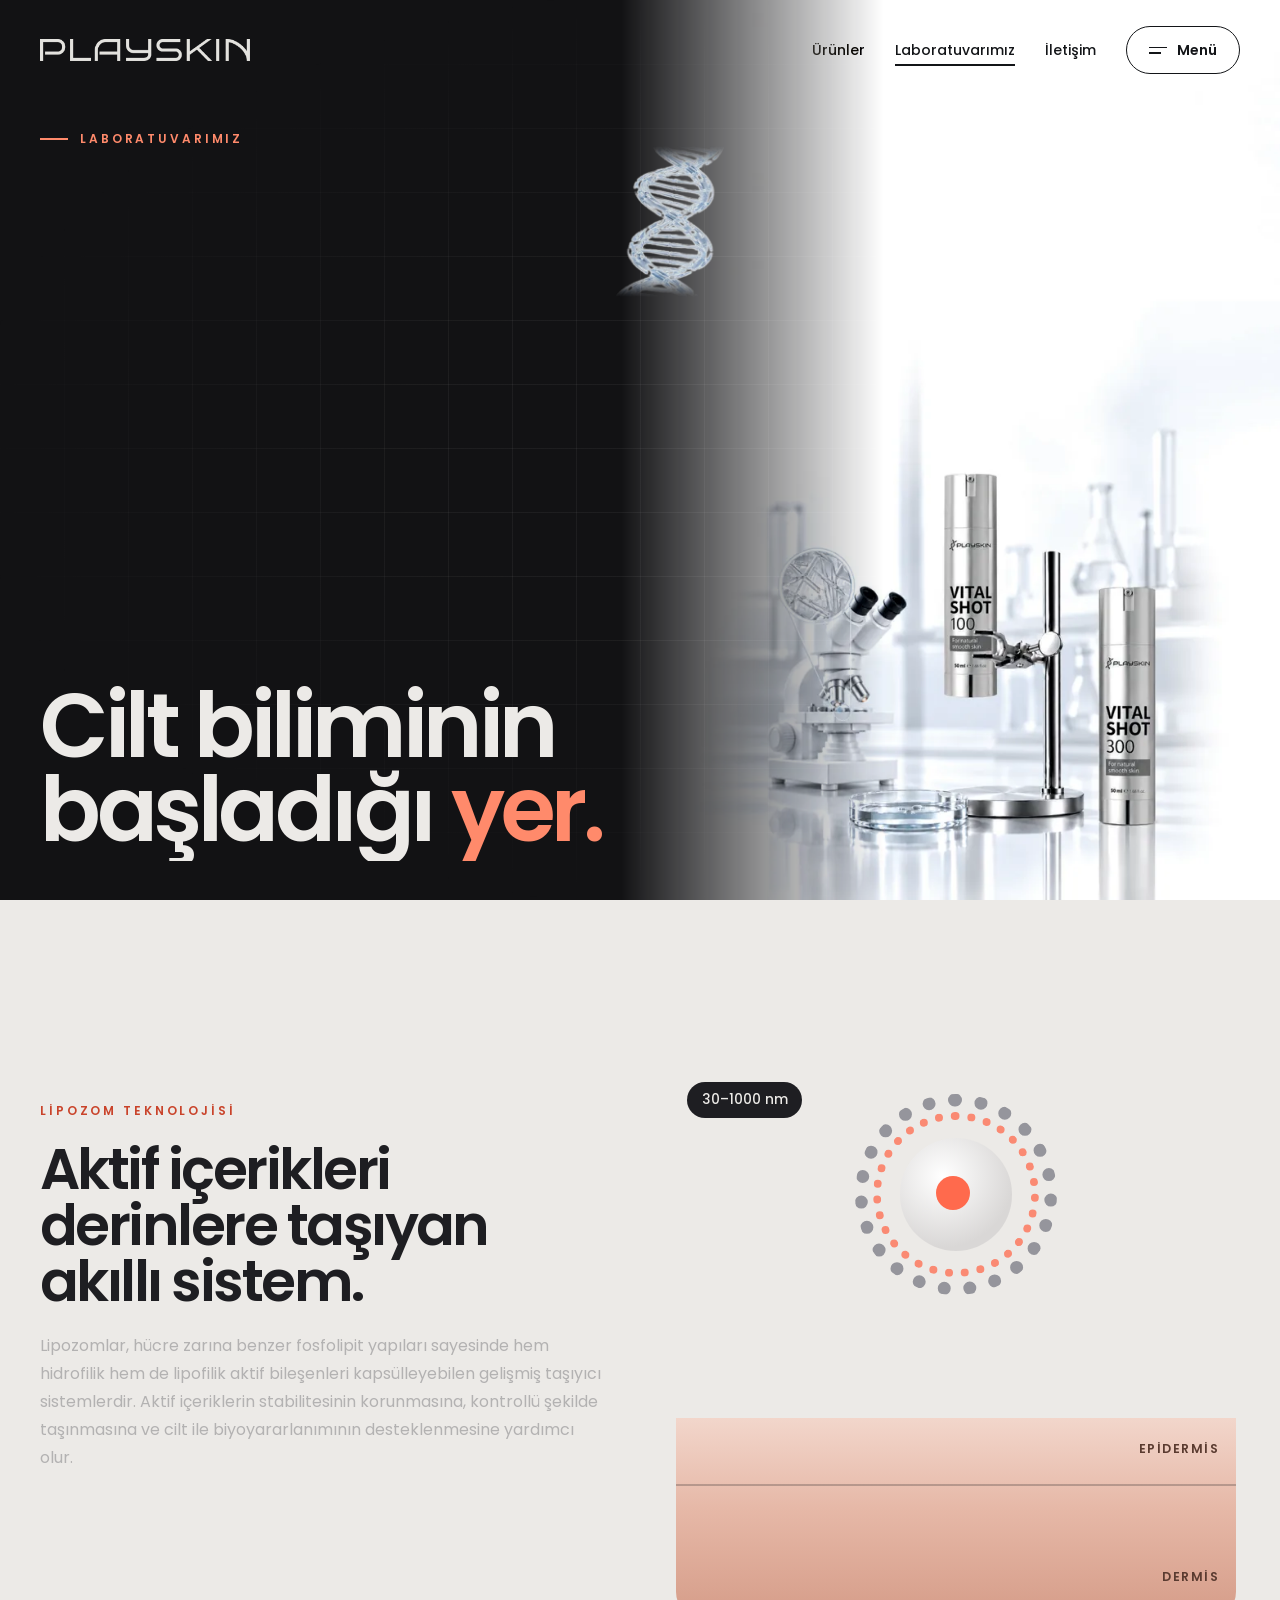
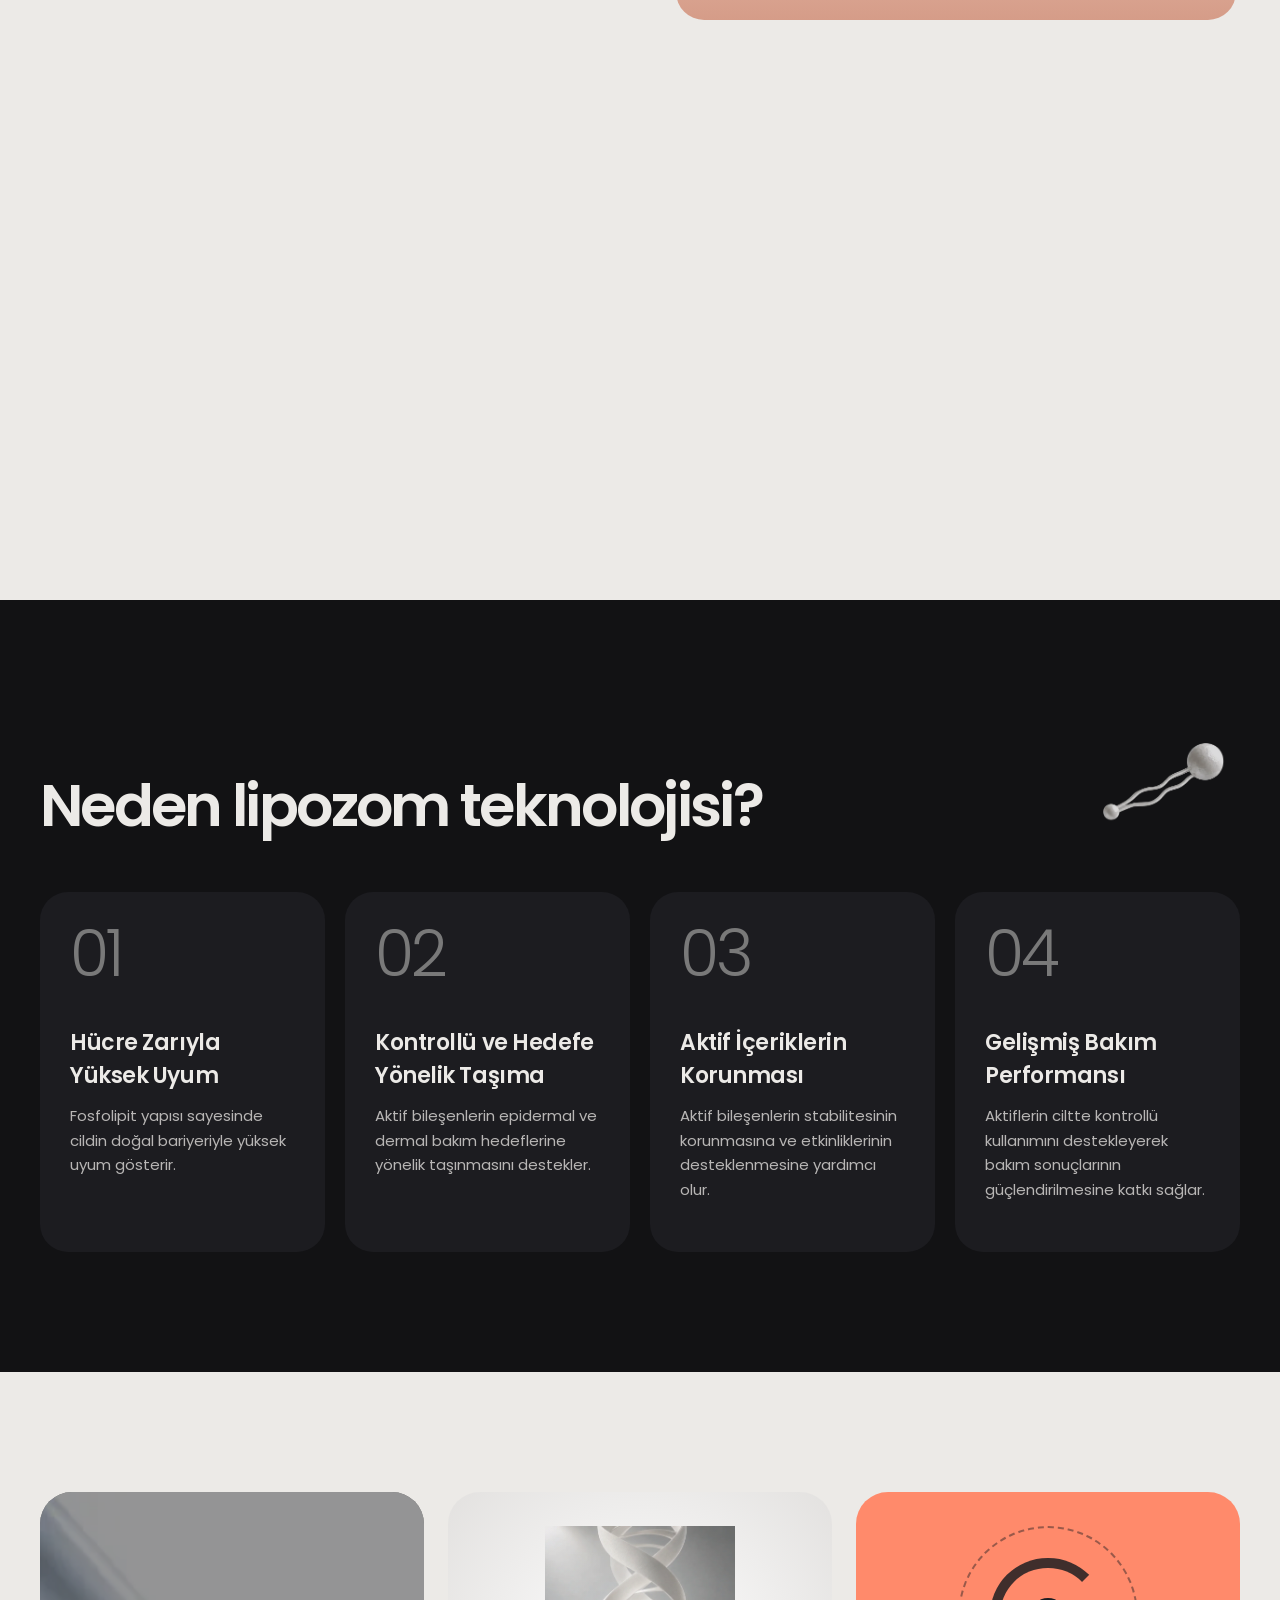
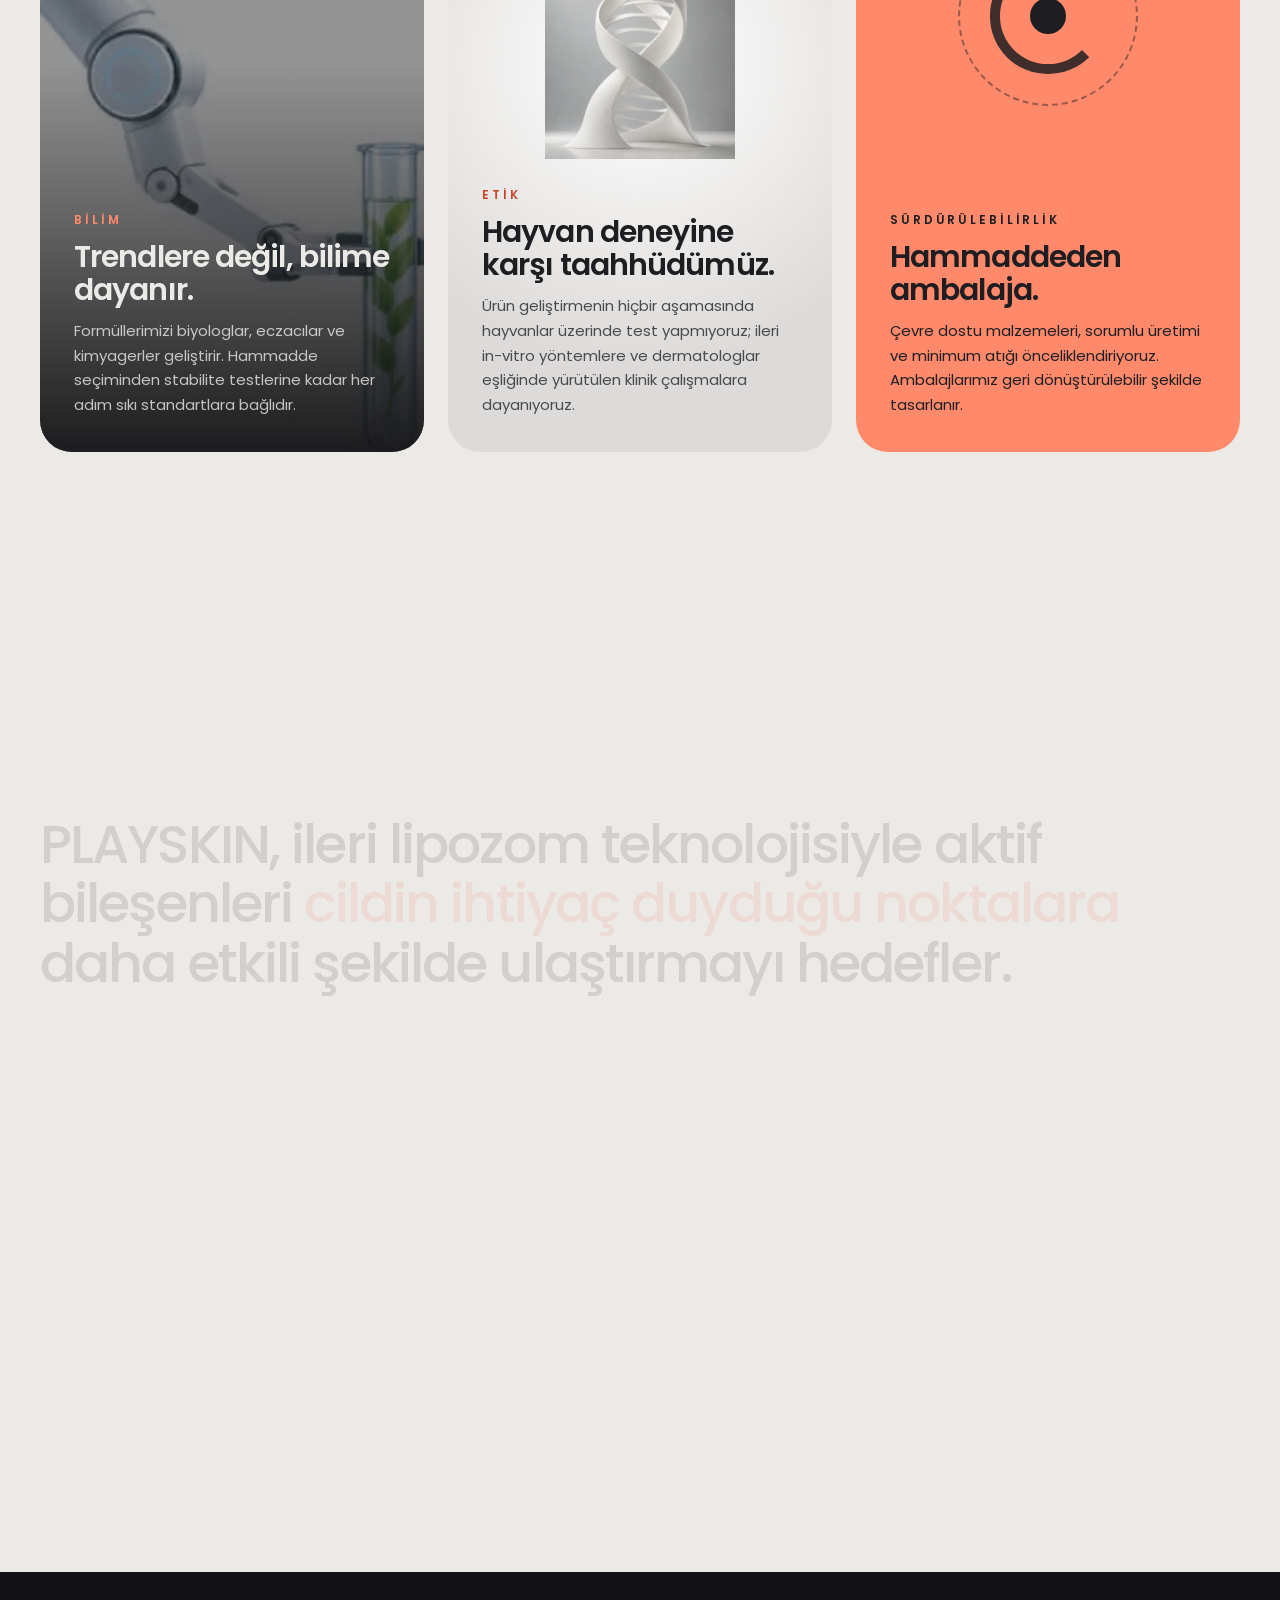
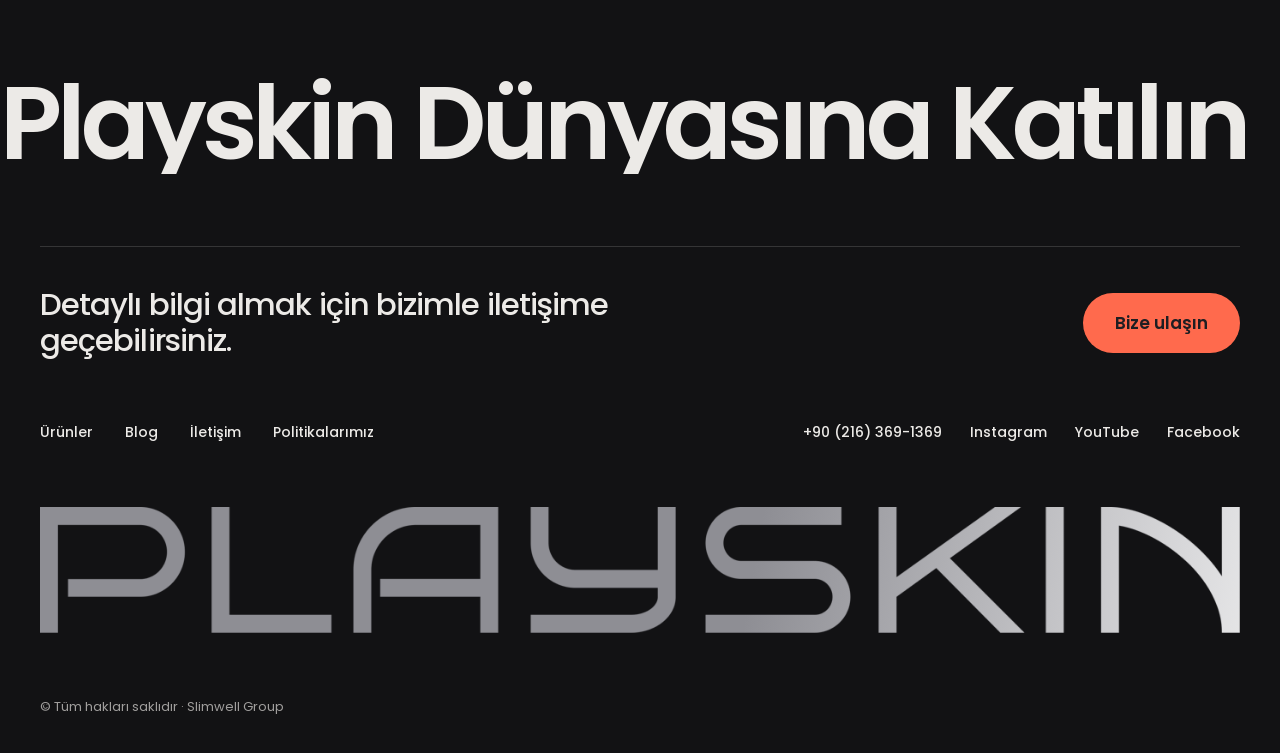
<file: laboratuvar.html>
<!doctype html>
<html lang="tr">
<head>
<meta charset="utf-8">
<meta name="viewport" content="width=device-width, initial-scale=1">
<title>Laboratuvarımız · Playskin</title>
<meta name="description" content="PLAYSKIN: lipozom ve eksozom teknolojileriyle geliştirilen profesyonel dermokozmetik bakım. Slimwell Group.">
<meta property="og:title" content="Laboratuvarımız · Playskin">
<meta property="og:description" content="PLAYSKIN: lipozom ve eksozom teknolojileriyle geliştirilen profesyonel dermokozmetik bakım. Slimwell Group.">
<meta property="og:image" content="assets/cover-clean.webp">
<link rel="icon" type="image/png" href="assets/favicon.png">
<link rel="preconnect" href="https://fonts.googleapis.com">
<link rel="preconnect" href="https://fonts.gstatic.com" crossorigin>
<link rel="stylesheet" href="https://fonts.googleapis.com/css2?family=Poppins:ital,wght@0,300;0,400;0,500;0,600;0,700;1,300&amp;display=swap">
<style>
[hidden]{display:none !important}
body{margin:0;background:#ECEAE7;color:#1E1E22;font-family:'Poppins',system-ui,-apple-system,'Segoe UI',sans-serif;-webkit-font-smoothing:antialiased}
a{color:inherit}a:hover{color:inherit}
a:focus-visible,button:focus-visible{outline:3px solid #FF6A4D;outline-offset:4px}
.mask{display:inline-block;overflow:hidden;vertical-align:top;padding:0 .02em .1em 0;margin-bottom:-.1em}
.ch{display:inline-block;transform:translateY(115%);animation:ch-up 1.15s cubic-bezier(.16,1,.3,1) forwards}
@keyframes ch-up{from{transform:translateY(115%) rotate(8deg)}to{transform:none}}
.fade-up{opacity:0;transform:translateY(24px);animation:fade-up 1s cubic-bezier(.2,.8,.2,1) forwards}
@keyframes fade-up{to{opacity:1;transform:none}}
.hdr{position:fixed;top:0;left:0;right:0;z-index:50;mix-blend-mode:difference;color:#ECEAE7;pointer-events:none}
.hdr a,.hdr button{pointer-events:auto}
.hl{position:relative;text-decoration:none}
.hl::after{content:"";position:absolute;left:0;right:0;bottom:-5px;height:1.5px;background:currentColor;transform:scaleX(0);transform-origin:100% 50%;transition:transform .45s cubic-bezier(.76,0,.24,1)}
.hl:hover::after,.hl[aria-current="page"]::after{transform:scaleX(1);transform-origin:0 50%}
.ps2-mag{transform:translate(calc(var(--mx,0)*1px),calc(var(--my,0)*1px));transition:transform .55s cubic-bezier(.2,.8,.2,1)}
.ps2-cur{position:fixed;left:0;top:0;width:46px;height:46px;margin:-23px 0 0 -23px;border:1.5px solid #ECEAE7;border-radius:50%;mix-blend-mode:difference;pointer-events:none;z-index:95;will-change:transform}
.ps2-dot{position:fixed;left:0;top:0;width:6px;height:6px;margin:-3px 0 0 -3px;border-radius:50%;background:#ECEAE7;mix-blend-mode:difference;pointer-events:none;z-index:96;will-change:transform}
@media (pointer:coarse){.ps2-cur,.ps2-dot{display:none}}
@media (max-width:760px){.hdr nav .hl{display:none}.hdr>div{padding:18px 20px !important}}
.spin{animation:spin 40s linear infinite}
@keyframes spin{to{transform:rotate(360deg)}}
.spin-r{animation:spin-r 30s linear infinite}
@keyframes spin-r{to{transform:rotate(-360deg)}}
.grid-move{animation:grid-move 12s linear infinite}
@keyframes grid-move{to{background-position:0 64px,64px 0}}
.scan{animation:scan 5s cubic-bezier(.65,0,.35,1) infinite}
@keyframes scan{0%{transform:translateY(-10%);opacity:0}15%{opacity:1}85%{opacity:1}100%{transform:translateY(1000%);opacity:0}}
.mq-r{animation:mq-r 36s linear infinite}
@keyframes mq-r{from{transform:translateX(-50%)}to{transform:translateX(0)}}
.fl{animation:fl 7s ease-in-out infinite}
@keyframes fl{0%,100%{transform:translateY(0) rotate(0deg)}50%{transform:translateY(-18px) rotate(-3deg)}}
.why{transition:transform .6s cubic-bezier(.2,.8,.2,1),background .5s}
.why:hover{transform:translateY(-10px);background:#26262B !important}
.why .wnum{transition:color .4s}
.why:hover .wnum{color:#FF8A6B}
.pil .pimg{transition:transform 1.2s cubic-bezier(.2,.8,.2,1)}
.pil:hover .pimg{transform:scale(1.07)}
.btn{transition:background .35s,color .35s}
.btn:hover{background:#FF6A4D !important;color:#1E1E22 !important}
.logo-sheen{-webkit-mask-image:url(assets/logo-light.png);mask-image:url(assets/logo-light.png);-webkit-mask-size:contain;mask-size:contain;-webkit-mask-repeat:no-repeat;mask-repeat:no-repeat;-webkit-mask-position:center;mask-position:center;background:linear-gradient(100deg,#8E8E94 20%,#FFFFFF 38%,#B9A6FF 48%,#FF8A6B 56%,#FFFFFF 64%,#8E8E94 80%);background-size:300% 100%;animation:sheen 7s linear infinite}
@keyframes sheen{from{background-position:100% 0}to{background-position:-200% 0}}
.menu{animation:menu-in 1s cubic-bezier(.76,0,.24,1) both}
@keyframes menu-in{from{clip-path:circle(0% at calc(100% - 80px) 46px)}to{clip-path:circle(160% at calc(100% - 80px) 46px)}}
.mi{display:inline-block;transform:translateY(115%);animation:ch-up 1s cubic-bezier(.16,1,.3,1) forwards}
@supports (animation-timeline: view()){
.rv{animation:rv linear both;animation-timeline:view();animation-range:entry 0% cover 30%}
.clip{animation:clip linear both;animation-timeline:view();animation-range:entry 0% cover 45%}
}
@keyframes rv{from{opacity:0;transform:translateY(70px)}to{opacity:1;transform:none}}
@keyframes clip{from{clip-path:inset(16% 12% 16% 12% round 64px)}to{clip-path:inset(0 0 0 0 round 32px)}}
@media (prefers-reduced-motion: reduce){*,*::before,*::after{animation-duration:.01ms !important;animation-iteration-count:1 !important;transition:none !important}.ch,.mi{transform:none}.fade-up{opacity:1;transform:none}}
</style>
<script src="assets/site.js" defer></script>
</head>
<body>
<div style="background: #ECEAE7; color: #1E1E22; overflow-x: clip">

<div class="ps2-cur" aria-hidden="true" style="transform: translate3d(-100px,-100px,0)"></div>
<div class="ps2-dot" aria-hidden="true" style="transform: translate3d(-100px,-100px,0)"></div>

<header class="hdr">
<div style="max-width: 1440px; margin: 0 auto; padding: 26px 40px; box-sizing: border-box; display: flex; align-items: center; justify-content: space-between; gap: 24px">
<a href="index.html" aria-label="Playskin ana sayfa" style="display: block; line-height: 0"><img src="assets/logo-light.png" alt="Playskin" style="height: 22px; width: auto"></a>
<nav aria-label="Hızlı menü" style="display: flex; align-items: center; gap: 30px; font-size: 14px; font-weight: 500">
<a class="hl" href="urunler.html">Ürünler</a>
<a class="hl" href="laboratuvar.html" aria-current="page">Laboratuvarımız</a>
<a class="hl" href="iletisim.html">İletişim</a>
<button type="button" data-act="menu-toggle" aria-expanded="false" class="ps2-mag" style="display: inline-flex; align-items: center; gap: 10px; min-height: 48px; padding: 0 22px; border-radius: 999px; border: 1.5px solid currentColor; background: transparent; color: inherit; font: inherit; font-weight: 600; cursor: pointer"><span style="display: flex; flex-direction: column; gap: 4px"><span style="display: block; width: 18px; height: 1.5px; background: currentColor"></span><span style="display: block; width: 12px; height: 1.5px; background: currentColor"></span></span>Menü</button>
</nav>
</div>
</header>

<div data-menu hidden>
<div class="menu" role="dialog" aria-modal="true" aria-label="Menü" style="position: fixed; inset: 0; z-index: 80; background: #121214; color: #ECEAE7; overflow: auto">
<div style="position: relative; max-width: 1440px; min-height: 100%; margin: 0 auto; padding: 26px 40px 40px; box-sizing: border-box; display: flex; flex-direction: column; gap: 48px">
<div style="display: flex; justify-content: space-between; align-items: center">
<img src="assets/logo-light.png" alt="Playskin" style="height: 22px; width: auto">
<button type="button" data-act="menu-close" class="ps2-mag" style="display: inline-flex; align-items: center; gap: 10px; min-height: 48px; padding: 0 22px; border-radius: 999px; border: 1.5px solid #ECEAE7; background: transparent; color: #ECEAE7; font: inherit; font-weight: 600; cursor: pointer"><svg aria-hidden="true" width="16" height="16" viewBox="0 0 24 24" fill="none" stroke="currentColor" stroke-width="2.2" stroke-linecap="round"><path d="M5 5l14 14M19 5L5 19"></path></svg>Kapat</button>
</div>
<nav aria-label="Ana menü" style="display: flex; flex-direction: column; gap: 2px; font-weight: 500; font-size: clamp(2.4rem, 5.6vw, 5.2rem); line-height: 1.08; letter-spacing: -0.035em">
<a href="index.html" style="display: flex; align-items: baseline; gap: 20px; text-decoration: none"><span style="font-size: 13px; font-weight: 600; letter-spacing: 0; color: #FF8A6B">01</span><span class="mask"><span class="mi" style="animation-delay: .25s">Ana Sayfa</span></span></a>
<a href="hakkimizda.html" style="display: flex; align-items: baseline; gap: 20px; text-decoration: none"><span style="font-size: 13px; font-weight: 600; letter-spacing: 0; color: #FF8A6B">02</span><span class="mask"><span class="mi" style="animation-delay: .32s">Hakkımızda</span></span></a>
<a href="urunler.html" style="display: flex; align-items: baseline; gap: 20px; text-decoration: none"><span style="font-size: 13px; font-weight: 600; letter-spacing: 0; color: #FF8A6B">03</span><span class="mask"><span class="mi" style="animation-delay: .39s">Ürünler</span></span></a>
<a href="laboratuvar.html" data-act="menu-close" style="display: flex; align-items: baseline; gap: 20px; text-decoration: none"><span style="font-size: 13px; font-weight: 600; letter-spacing: 0; color: #FF8A6B">04</span><span class="mask"><span class="mi" style="animation-delay: .46s">Laboratuvarımız</span></span></a>
<a href="blog.html" style="display: flex; align-items: baseline; gap: 20px; text-decoration: none"><span style="font-size: 13px; font-weight: 600; letter-spacing: 0; color: #FF8A6B">05</span><span class="mask"><span class="mi" style="animation-delay: .53s">Blog</span></span></a>
<a href="iletisim.html" style="display: flex; align-items: baseline; gap: 20px; text-decoration: none"><span style="font-size: 13px; font-weight: 600; letter-spacing: 0; color: #FF8A6B">06</span><span class="mask"><span class="mi" style="animation-delay: .6s">İletişim</span></span></a>
</nav>
<div style="margin-top: auto; display: flex; flex-wrap: wrap; justify-content: space-between; gap: 16px 40px; font-size: 14px; font-weight: 500; color: rgba(236,234,231,.8)">
<a class="hl" href="tel:+902163691369">+90 (216) 369-1369</a>
<a class="hl" href="mailto:info@playskin.com.tr">info@playskin.com.tr</a>
</div>
</div>
</div>
</div>

<main>

<section data-par="" aria-label="Laboratuvarımız" style="position: relative; height: max(660px, min(900px, 100vh)); overflow: hidden; background: #121214; color: #ECEAE7">
<div aria-hidden="true" class="grid-move" style="position: absolute; inset: 0; background-image: linear-gradient(rgba(236,234,231,.06) 1px, transparent 1px), linear-gradient(90deg, rgba(236,234,231,.06) 1px, transparent 1px); background-size: 64px 64px; -webkit-mask-image: radial-gradient(ellipse at 60% 50%, #000 30%, transparent 75%); mask-image: radial-gradient(ellipse at 60% 50%, #000 30%, transparent 75%)"></div>
<div aria-hidden="true" style="position: absolute; right: 0; top: 0; height: 100%; aspect-ratio: 807 / 1100; transform: translate(calc(var(--cx, 0) * -16px), calc(var(--cy, 0) * -10px)); transition: transform .9s cubic-bezier(.2,.8,.2,1)">
<div class="fade-up" style="position: absolute; inset: 0; animation-delay: .2s; animation-duration: 1.8s; -webkit-mask-image: linear-gradient(90deg, transparent 0%, #000 40%), linear-gradient(0deg, transparent 0%, #000 25%); -webkit-mask-composite: source-in; mask-image: linear-gradient(90deg, transparent 0%, #000 40%); opacity: .9">
<img src="assets/lab-render.webp" alt="" style="width: 100%; height: 100%; object-fit: cover">
<div class="scan" style="position: absolute; left: 0; right: 0; top: 0; height: 10%; background: linear-gradient(180deg, rgba(255,138,107,0), rgba(255,138,107,.35), rgba(255,138,107,0)); mix-blend-mode: screen"></div>
</div>
</div>
<img aria-hidden="true" class="fl" src="assets/dna-crystal.webp" alt="" style="position: absolute; left: 48%; top: 16%; width: 110px; height: auto; opacity: .9; animation-duration: 9s">
<div style="position: relative; height: 100%; max-width: 1440px; margin: 0 auto; padding: 130px 40px 48px; box-sizing: border-box; display: flex; flex-direction: column; justify-content: space-between">
<p class="fade-up" style="margin: 0; display: inline-flex; align-items: center; gap: 12px; font-size: 12px; font-weight: 600; letter-spacing: .24em; color: #FF8A6B; animation-delay: .1s"><span aria-hidden="true" style="width: 28px; height: 1.5px; background: currentColor"></span>LABORATUVARIMIZ</p>
<h1 style="margin: 0; max-width: 980px; font-weight: 600; font-size: clamp(3rem, 7vw, 7.6rem); line-height: .94; letter-spacing: -0.05em">
<span style="display: block"><span class="mask"><span class="ch" style="animation-delay: .2s">Cilt</span></span> <span class="mask"><span class="ch" style="animation-delay: .3s">biliminin</span></span></span>
<span style="display: block"><span class="mask"><span class="ch" style="animation-delay: .4s">başladığı</span></span> <span class="mask"><span class="ch" style="animation-delay: .5s; color: #FF8A6B">yer.</span></span></span>
</h1>
</div>
</section>

<section data-sp="880" aria-labelledby="lip-baslik" style="position: relative; height: 1300px; background: #ECEAE7">
<div style="position: sticky; top: 0; height: min(880px, 100vh); overflow: hidden; max-width: 1440px; margin: 0 auto; padding: 0 40px; box-sizing: border-box; display: grid; grid-template-columns: repeat(auto-fit, minmax(min(460px, 100%), 1fr)); gap: 24px 64px; align-items: center">
<div style="display: flex; flex-direction: column; gap: 22px">
<p style="margin: 0; font-size: 12px; font-weight: 600; letter-spacing: .24em; color: #C9432A">LİPOZOM TEKNOLOJİSİ</p>
<h2 id="lip-baslik" style="margin: 0; font-weight: 600; font-size: clamp(2.4rem, 4.4vw, 4.6rem); line-height: 1; letter-spacing: -0.045em">Aktif içerikleri derinlere taşıyan akıllı sistem.</h2>
<p style="margin: 0; font-size: 16px; line-height: 1.75; color: #4A4A50; opacity: clamp(.35, calc(var(--p, 0) * 4), 1)">Lipozomlar, hücre zarına benzer fosfolipit yapıları sayesinde hem hidrofilik hem de lipofilik aktif bileşenleri kapsülleyebilen gelişmiş taşıyıcı sistemlerdir. Aktif içeriklerin stabilitesinin korunmasına, kontrollü şekilde taşınmasına ve cilt ile biyoyararlanımının desteklenmesine yardımcı olur.</p>
<p style="margin: 0; font-size: 16px; line-height: 1.75; color: #4A4A50; opacity: clamp(0, calc(var(--p, 0) * 4 - 1.4), 1)">Playskin'in ileri lipozom teknolojisi, aktiflerin yalnızca cilt yüzeyinde kalmasını değil, epidermis ve dermis düzeyindeki bakım mekanizmalarının desteklenmesini hedefler.</p>
</div>
<div role="img" aria-label="Lipozomun cilt katmanlarına ilerlemesi, temsili" style="position: relative; width: min(560px, 100%); aspect-ratio: 1; margin: 0 auto; container-type: inline-size">
<div aria-hidden="true" style="position: absolute; left: 0; right: 0; bottom: 0; height: 36%; border-radius: 0 0 28px 28px; background: linear-gradient(180deg, #F2D6CB 0%, #E6B8A7 45%, #D59C88 100%)"></div>
<div aria-hidden="true" style="position: absolute; left: 0; right: 0; bottom: 24%; height: 1.5px; background: rgba(30,30,34,.25)"></div>
<span style="position: absolute; right: 3%; bottom: 29%; font-size: 2.2cqw; font-weight: 600; letter-spacing: .12em; color: #5A3B30">EPİDERMİS</span>
<span style="position: absolute; right: 3%; bottom: 6%; font-size: 2.2cqw; font-weight: 600; letter-spacing: .12em; color: #5A3B30">DERMİS</span>
<div style="position: absolute; left: 32%; width: 36%; aspect-ratio: 1; top: calc(6% + var(--p, 0) * 48%); transform: scale(calc(1 - var(--p, 0) * .55))">
<div class="spin" style="position: absolute; inset: 0; border-radius: 50%; border: 2.4cqw dotted rgba(140,140,148,.9)"></div>
<div class="spin-r" style="position: absolute; inset: 9%; border-radius: 50%; border: 1.6cqw dotted rgba(255,106,77,.75)"></div>
<div style="position: absolute; inset: 22%; border-radius: 50%; background: radial-gradient(circle at 38% 34%, #FFFFFF, #D9D7D6 70%)"><span class="fl" style="position: absolute; left: 32%; top: 34%; width: 30%; aspect-ratio: 1; border-radius: 50%; background: #FF6A4D; animation-duration: 3.5s"></span></div>
</div>
<span style="position: absolute; left: 2%; top: 4%; padding: 1.4cqw 2.6cqw; border-radius: 999px; background: #1E1E22; color: #ECEAE7; font-size: 2.4cqw; font-weight: 500">30–1000 nm</span>
</div>
</div>
</section>

<section aria-labelledby="neden-baslik" style="padding: 120px 40px; background: #121214; color: #ECEAE7">
<div style="max-width: 1440px; margin: 0 auto; display: flex; flex-direction: column; gap: 56px">
<div class="rv" style="display: flex; flex-wrap: wrap; justify-content: space-between; align-items: flex-end; gap: 24px">
<h2 id="neden-baslik" style="margin: 0; font-weight: 600; font-size: clamp(2.4rem, 4.6vw, 4.6rem); line-height: 1; letter-spacing: -0.045em">Neden lipozom teknolojisi?</h2>
<img aria-hidden="true" class="fl" src="assets/molecule-silver.webp" alt="" style="width: 150px; height: auto; opacity: .85">
</div>
<div style="display: grid; grid-template-columns: repeat(auto-fit, minmax(min(280px, 100%), 1fr)); gap: 20px">
<div class="why rv" style="display: flex; flex-direction: column; gap: 40px; min-height: 300px; padding: 30px; border-radius: 28px; background: #1C1C20"><span class="wnum" style="font-weight: 300; font-size: 64px; line-height: 1; letter-spacing: -0.05em; color: rgba(236,234,231,.45)">01</span><div style="display: flex; flex-direction: column; gap: 12px"><h3 style="margin: 0; font-weight: 600; font-size: 22px; letter-spacing: -0.02em">Hücre Zarıyla Yüksek Uyum</h3><p style="margin: 0; font-size: 15px; line-height: 1.65; color: rgba(236,234,231,.75)">Fosfolipit yapısı sayesinde cildin doğal bariyeriyle yüksek uyum gösterir.</p></div></div>
<div class="why rv" style="display: flex; flex-direction: column; gap: 40px; min-height: 300px; padding: 30px; border-radius: 28px; background: #1C1C20"><span class="wnum" style="font-weight: 300; font-size: 64px; line-height: 1; letter-spacing: -0.05em; color: rgba(236,234,231,.45)">02</span><div style="display: flex; flex-direction: column; gap: 12px"><h3 style="margin: 0; font-weight: 600; font-size: 22px; letter-spacing: -0.02em">Kontrollü ve Hedefe Yönelik Taşıma</h3><p style="margin: 0; font-size: 15px; line-height: 1.65; color: rgba(236,234,231,.75)">Aktif bileşenlerin epidermal ve dermal bakım hedeflerine yönelik taşınmasını destekler.</p></div></div>
<div class="why rv" style="display: flex; flex-direction: column; gap: 40px; min-height: 300px; padding: 30px; border-radius: 28px; background: #1C1C20"><span class="wnum" style="font-weight: 300; font-size: 64px; line-height: 1; letter-spacing: -0.05em; color: rgba(236,234,231,.45)">03</span><div style="display: flex; flex-direction: column; gap: 12px"><h3 style="margin: 0; font-weight: 600; font-size: 22px; letter-spacing: -0.02em">Aktif İçeriklerin Korunması</h3><p style="margin: 0; font-size: 15px; line-height: 1.65; color: rgba(236,234,231,.75)">Aktif bileşenlerin stabilitesinin korunmasına ve etkinliklerinin desteklenmesine yardımcı olur.</p></div></div>
<div class="why rv" style="display: flex; flex-direction: column; gap: 40px; min-height: 300px; padding: 30px; border-radius: 28px; background: #1C1C20"><span class="wnum" style="font-weight: 300; font-size: 64px; line-height: 1; letter-spacing: -0.05em; color: rgba(236,234,231,.45)">04</span><div style="display: flex; flex-direction: column; gap: 12px"><h3 style="margin: 0; font-weight: 600; font-size: 22px; letter-spacing: -0.02em">Gelişmiş Bakım Performansı</h3><p style="margin: 0; font-size: 15px; line-height: 1.65; color: rgba(236,234,231,.75)">Aktiflerin ciltte kontrollü kullanımını destekleyerek bakım sonuçlarının güçlendirilmesine katkı sağlar.</p></div></div>
</div>
</div>
</section>

<section aria-label="İlkelerimiz" style="padding: 120px 40px; background: #ECEAE7">
<div style="max-width: 1440px; margin: 0 auto; display: grid; grid-template-columns: repeat(auto-fit, minmax(min(380px, 100%), 1fr)); gap: 24px">
<div class="pil clip" style="position: relative; overflow: hidden; min-height: 560px; box-sizing: border-box; padding: 34px; border-radius: 32px; background: #121214; color: #ECEAE7; display: flex; flex-direction: column; justify-content: flex-end">
<img aria-hidden="true" class="pimg" src="assets/lab-robot.webp" alt="" style="position: absolute; inset: 0; width: 100%; height: 100%; object-fit: cover; opacity: .55">
<div aria-hidden="true" style="position: absolute; inset: 0; background: linear-gradient(180deg, rgba(18,18,20,0) 30%, rgba(18,18,20,.92) 100%)"></div>
<div style="position: relative; display: flex; flex-direction: column; gap: 12px"><span style="font-size: 12px; font-weight: 600; letter-spacing: .24em; color: #FF8A6B">BİLİM</span><h3 style="margin: 0; font-weight: 600; font-size: 30px; line-height: 1.1; letter-spacing: -0.03em">Trendlere değil, bilime dayanır.</h3><p style="margin: 0; font-size: 15px; line-height: 1.65; color: rgba(236,234,231,.8)">Formüllerimizi biyologlar, eczacılar ve kimyagerler geliştirir. Hammadde seçiminden stabilite testlerine kadar her adım sıkı standartlara bağlıdır.</p></div>
</div>
<div class="pil clip" style="position: relative; overflow: hidden; min-height: 560px; box-sizing: border-box; padding: 34px; border-radius: 32px; background: radial-gradient(circle at 50% 30%, #FFFFFF, #DDDBD9 70%); color: #1E1E22; display: flex; flex-direction: column; justify-content: space-between">
<img aria-hidden="true" class="pimg fl" src="assets/dna-white.webp" alt="" style="width: 60%; height: auto; align-self: center; mix-blend-mode: multiply; animation-duration: 9s">
<div style="position: relative; display: flex; flex-direction: column; gap: 12px"><span style="font-size: 12px; font-weight: 600; letter-spacing: .24em; color: #C9432A">ETİK</span><h3 style="margin: 0; font-weight: 600; font-size: 30px; line-height: 1.1; letter-spacing: -0.03em">Hayvan deneyine karşı taahhüdümüz.</h3><p style="margin: 0; font-size: 15px; line-height: 1.65; color: #4A4A50">Ürün geliştirmenin hiçbir aşamasında hayvanlar üzerinde test yapmıyoruz; ileri in-vitro yöntemlere ve dermatologlar eşliğinde yürütülen klinik çalışmalara dayanıyoruz.</p></div>
</div>
<div class="pil clip" style="position: relative; overflow: hidden; min-height: 560px; box-sizing: border-box; padding: 34px; border-radius: 32px; background: #FF8A6B; color: #1E1E22; display: flex; flex-direction: column; justify-content: space-between">
<div aria-hidden="true" style="position: relative; width: 180px; height: 180px; align-self: center">
<div class="spin" style="position: absolute; inset: 0; border-radius: 50%; border: 2px dashed rgba(30,30,34,.45); animation-duration: 20s"></div>
<div class="spin-r" style="position: absolute; inset: 18%; border-radius: 50%; border: 10px solid rgba(30,30,34,.85); border-right-color: transparent; animation-duration: 6s"></div>
<div style="position: absolute; inset: 40%; border-radius: 50%; background: #1E1E22"></div>
</div>
<div style="position: relative; display: flex; flex-direction: column; gap: 12px"><span style="font-size: 12px; font-weight: 600; letter-spacing: .24em">SÜRDÜRÜLEBİLİRLİK</span><h3 style="margin: 0; font-weight: 600; font-size: 30px; line-height: 1.1; letter-spacing: -0.03em">Hammaddeden ambalaja.</h3><p style="margin: 0; font-size: 15px; line-height: 1.65">Çevre dostu malzemeleri, sorumlu üretimi ve minimum atığı önceliklendiriyoruz. Ambalajlarımız geri dönüştürülebilir şekilde tasarlanır.</p></div>
</div>
</div>
</section>

<section data-sp="760" aria-label="Sonuç" style="position: relative; height: 1000px; background: #ECEAE7">
<div style="position: sticky; top: 0; height: min(760px, 100vh); display: flex; flex-direction: column; justify-content: center; gap: 40px; max-width: 1440px; margin: 0 auto; padding: 0 40px; box-sizing: border-box">
<p style="margin: 0; max-width: 1220px; font-weight: 500; font-size: clamp(2rem, 4.2vw, 4.4rem); line-height: 1.1; letter-spacing: -0.035em">
<span style="opacity: clamp(.12, calc(var(--p, 0) * 18 - 0), 1)">PLAYSKIN,</span>
<span style="opacity: clamp(.12, calc(var(--p, 0) * 18 - 1), 1)">ileri</span>
<span style="opacity: clamp(.12, calc(var(--p, 0) * 18 - 2), 1)">lipozom</span>
<span style="opacity: clamp(.12, calc(var(--p, 0) * 18 - 3), 1)">teknolojisiyle</span>
<span style="opacity: clamp(.12, calc(var(--p, 0) * 18 - 4), 1)">aktif</span>
<span style="opacity: clamp(.12, calc(var(--p, 0) * 18 - 5), 1)">bileşenleri</span>
<span style="opacity: clamp(.12, calc(var(--p, 0) * 18 - 6), 1); color: #FF6A4D">cildin</span>
<span style="opacity: clamp(.12, calc(var(--p, 0) * 18 - 7), 1); color: #FF6A4D">ihtiyaç</span>
<span style="opacity: clamp(.12, calc(var(--p, 0) * 18 - 8), 1); color: #FF6A4D">duyduğu</span>
<span style="opacity: clamp(.12, calc(var(--p, 0) * 18 - 9), 1); color: #FF6A4D">noktalara</span>
<span style="opacity: clamp(.12, calc(var(--p, 0) * 18 - 10), 1)">daha</span>
<span style="opacity: clamp(.12, calc(var(--p, 0) * 18 - 11), 1)">etkili</span>
<span style="opacity: clamp(.12, calc(var(--p, 0) * 18 - 12), 1)">şekilde</span>
<span style="opacity: clamp(.12, calc(var(--p, 0) * 18 - 13), 1)">ulaştırmayı</span>
<span style="opacity: clamp(.12, calc(var(--p, 0) * 18 - 14), 1)">hedefler.</span>
</p>
<a class="btn ps2-mag" href="urunler.html" style="align-self: flex-start; display: inline-flex; align-items: center; gap: 12px; min-height: 56px; padding: 0 30px; border-radius: 999px; background: #1E1E22; color: #ECEAE7; text-decoration: none; font-weight: 600; font-size: 15px; opacity: clamp(0, calc(var(--p, 0) * 4 - 2.6), 1)">Ürünleri keşfet<svg aria-hidden="true" width="18" height="18" viewBox="0 0 24 24" fill="none" stroke="currentColor" stroke-width="2" stroke-linecap="round" stroke-linejoin="round"><path d="M5 12h14M13 6l6 6-6 6"></path></svg></a>
</div>
</section>

</main>

<footer style="background: #121214; color: #ECEAE7; overflow: hidden; padding: 100px 0 36px">
<div aria-hidden="true" style="overflow: hidden; margin-bottom: 72px">
<div class="mq-r" style="display: flex; width: max-content; font-weight: 600; font-size: clamp(3.6rem, 8vw, 8rem); line-height: 1; letter-spacing: -0.05em; white-space: nowrap">
<div style="display: flex; align-items: center; gap: 48px; padding-right: 48px"><span>Playskin Dünyasına Katılın</span><span style="color: #FF6A4D">✦</span><span style="color: transparent; -webkit-text-stroke: 1.5px #ECEAE7">Playskin Dünyasına Katılın</span><span style="color: #B9A6FF">✦</span></div>
<div style="display: flex; align-items: center; gap: 48px; padding-right: 48px"><span>Playskin Dünyasına Katılın</span><span style="color: #FF6A4D">✦</span><span style="color: transparent; -webkit-text-stroke: 1.5px #ECEAE7">Playskin Dünyasına Katılın</span><span style="color: #B9A6FF">✦</span></div>
</div>
</div>
<div style="max-width: 1440px; margin: 0 auto; padding: 0 40px; box-sizing: border-box; display: flex; flex-direction: column; gap: 64px">
<div style="display: flex; flex-wrap: wrap; justify-content: space-between; align-items: center; gap: 24px; padding-top: 40px; border-top: 1px solid rgba(236,234,231,.16)">
<p style="margin: 0; max-width: 640px; font-weight: 500; font-size: clamp(1.5rem, 2.4vw, 2.2rem); line-height: 1.15; letter-spacing: -0.03em">Detaylı bilgi almak için bizimle iletişime geçebilirsiniz.</p>
<a class="btn ps2-mag" href="iletisim.html" style="display: inline-flex; align-items: center; gap: 12px; min-height: 60px; padding: 0 32px; border-radius: 999px; background: #FF6A4D; color: #1E1E22; text-decoration: none; font-weight: 600; font-size: 17px">Bize ulaşın</a>
</div>
<div style="display: flex; flex-wrap: wrap; justify-content: space-between; gap: 20px 40px; font-size: 14px; font-weight: 500">
<nav aria-label="Alt menü" style="display: flex; flex-wrap: wrap; gap: 12px 32px"><a class="hl" href="urunler.html">Ürünler</a><a class="hl" href="blog.html">Blog</a><a class="hl" href="iletisim.html">İletişim</a><a class="hl" href="#">Politikalarımız</a></nav>
<div style="display: flex; flex-wrap: wrap; gap: 12px 28px"><a class="hl" href="tel:+902163691369">+90 (216) 369-1369</a><a class="hl" href="#">Instagram</a><a class="hl" href="#">YouTube</a><a class="hl" href="#">Facebook</a></div>
</div>
<div aria-hidden="true" class="logo-sheen" style="width: 100%; aspect-ratio: 1400 / 147"></div>
<p style="margin: 0; font-size: 13px; color: rgba(236,234,231,.65)">© Tüm hakları saklıdır · Slimwell Group</p>
</div>
</footer>

</div>
</body>
</html>
</file>
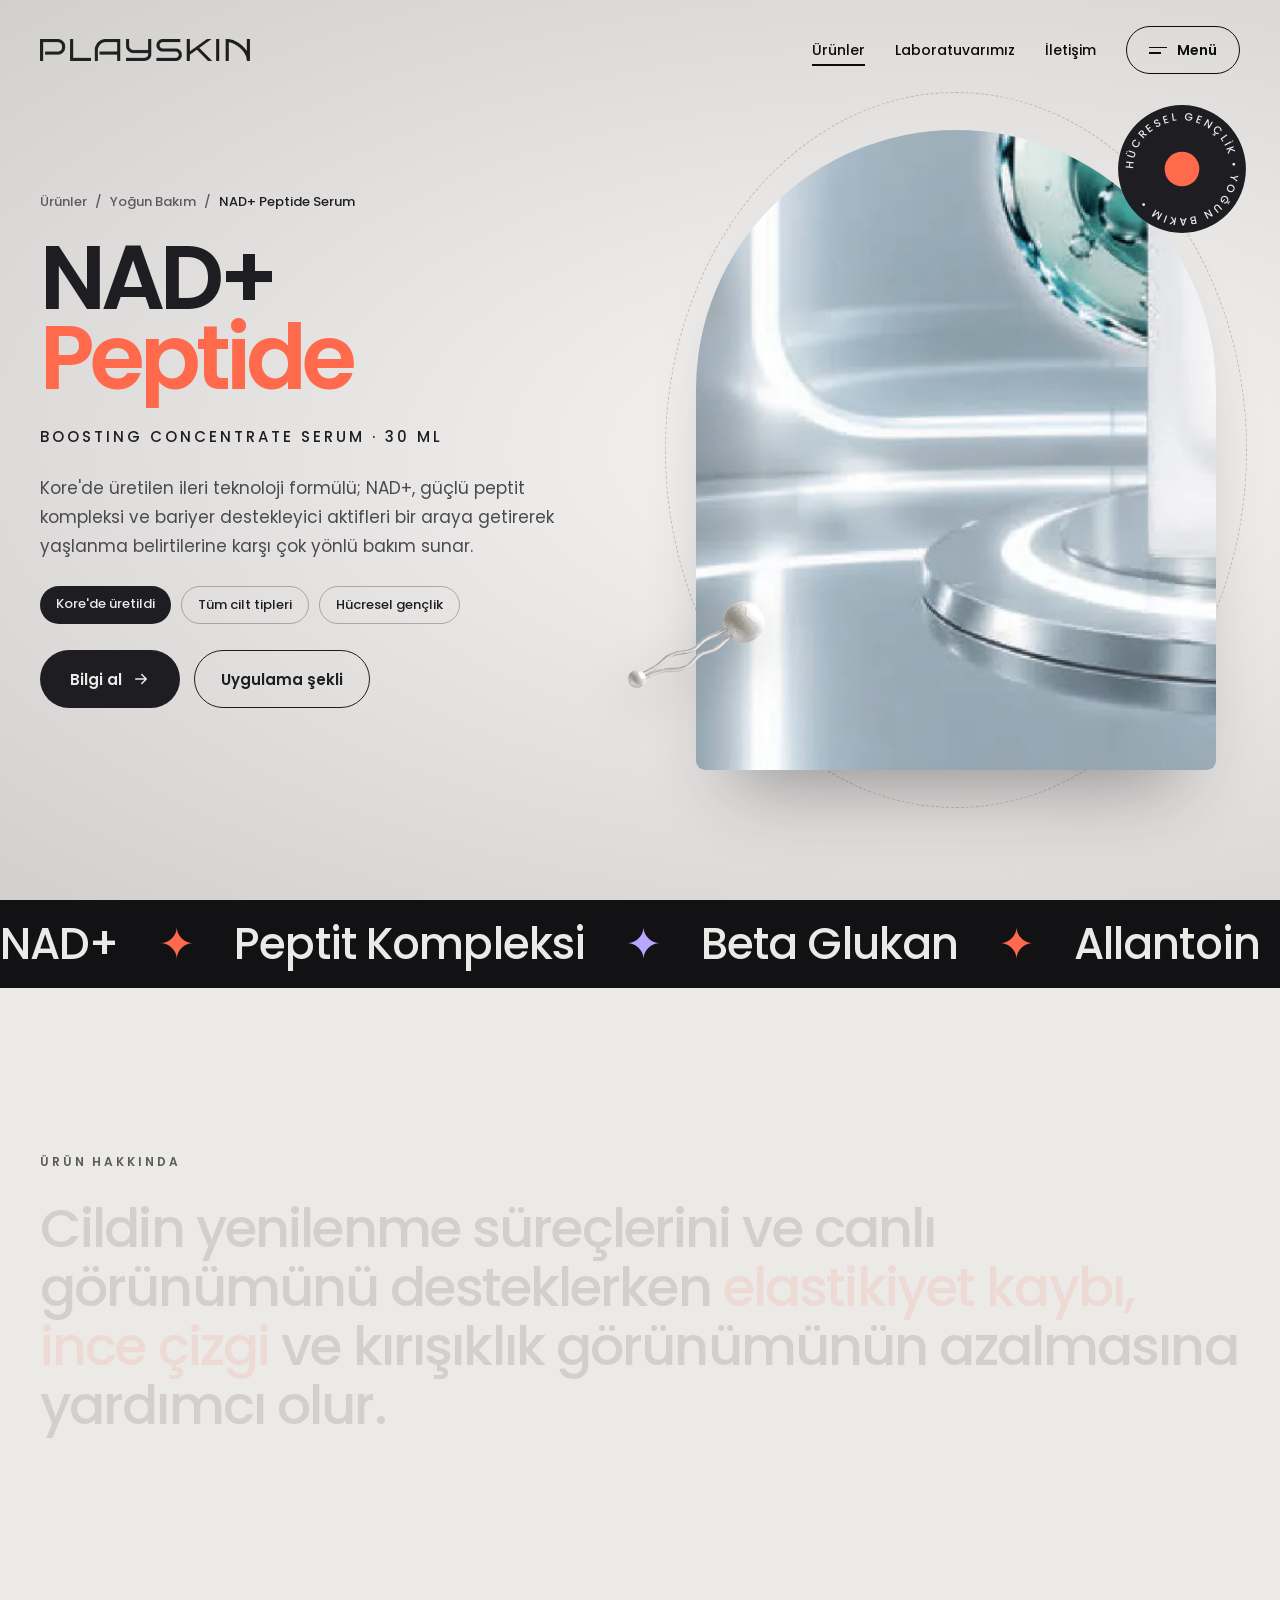
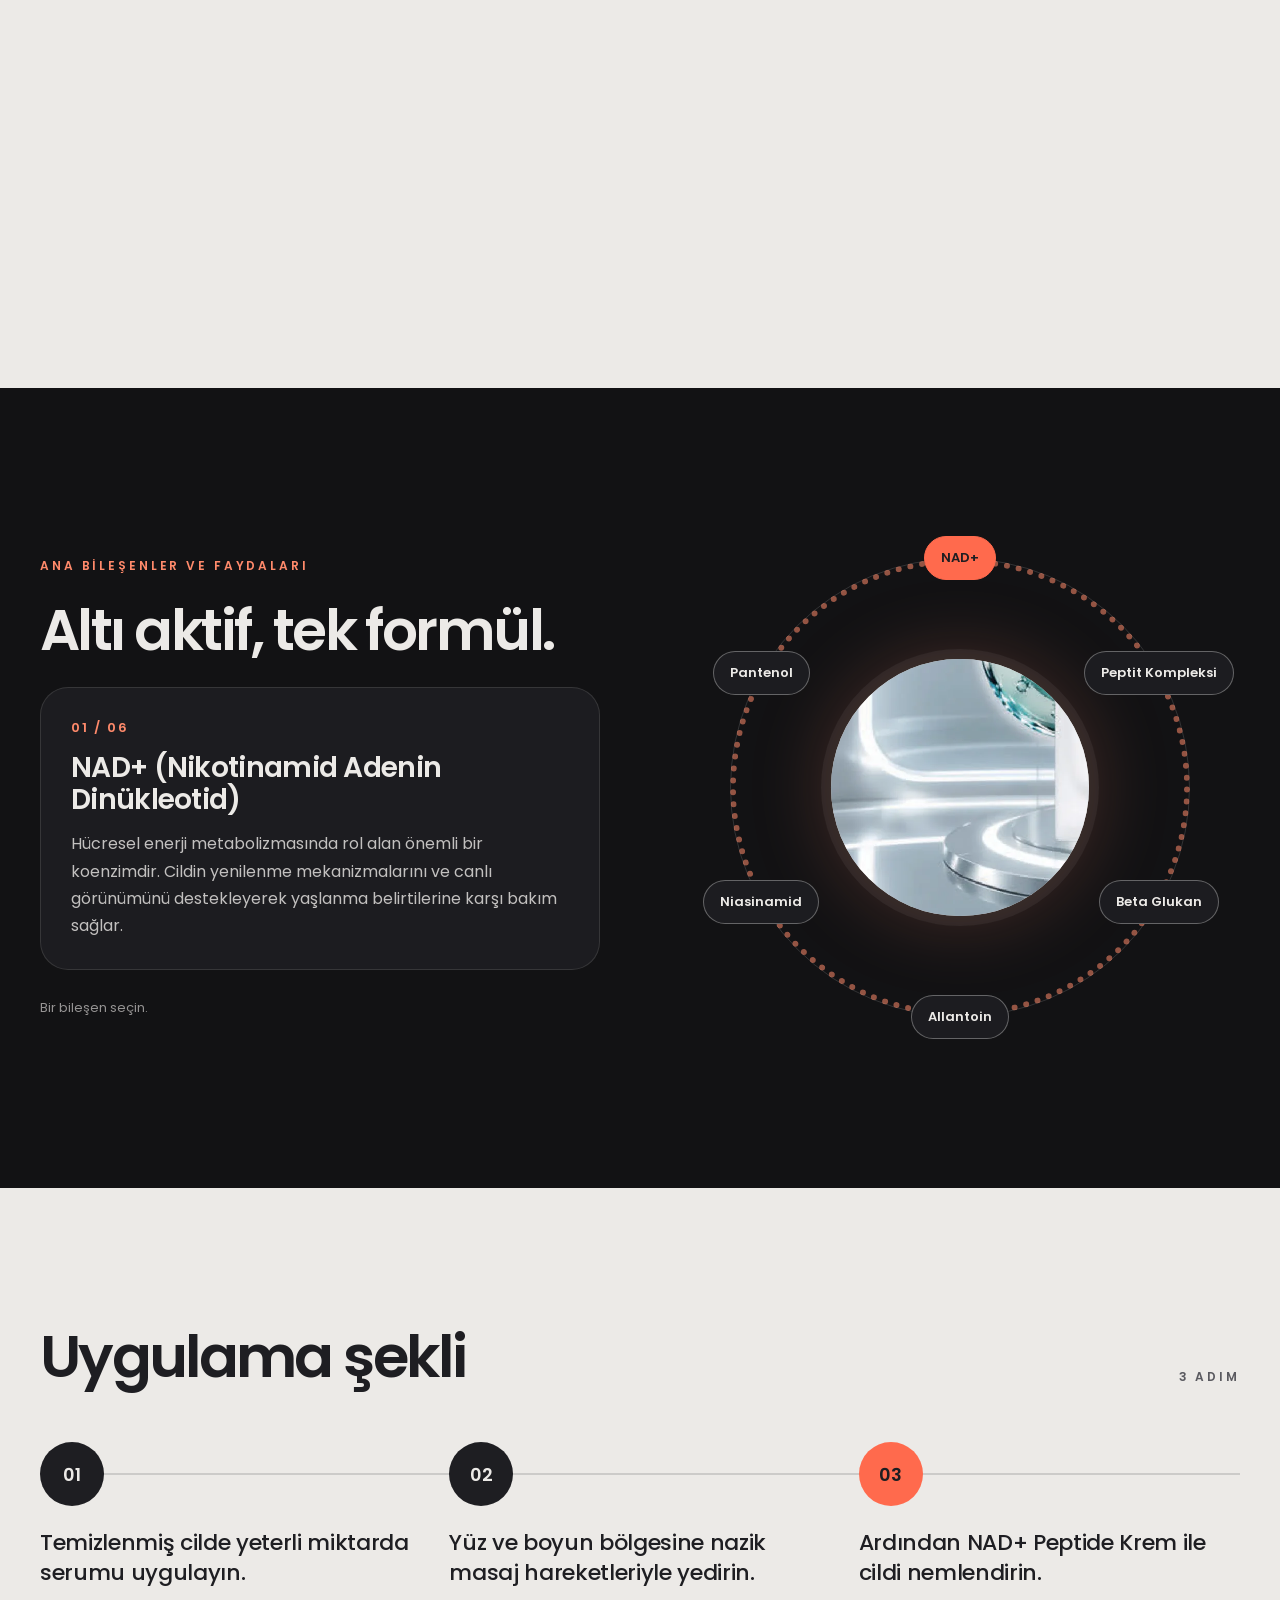
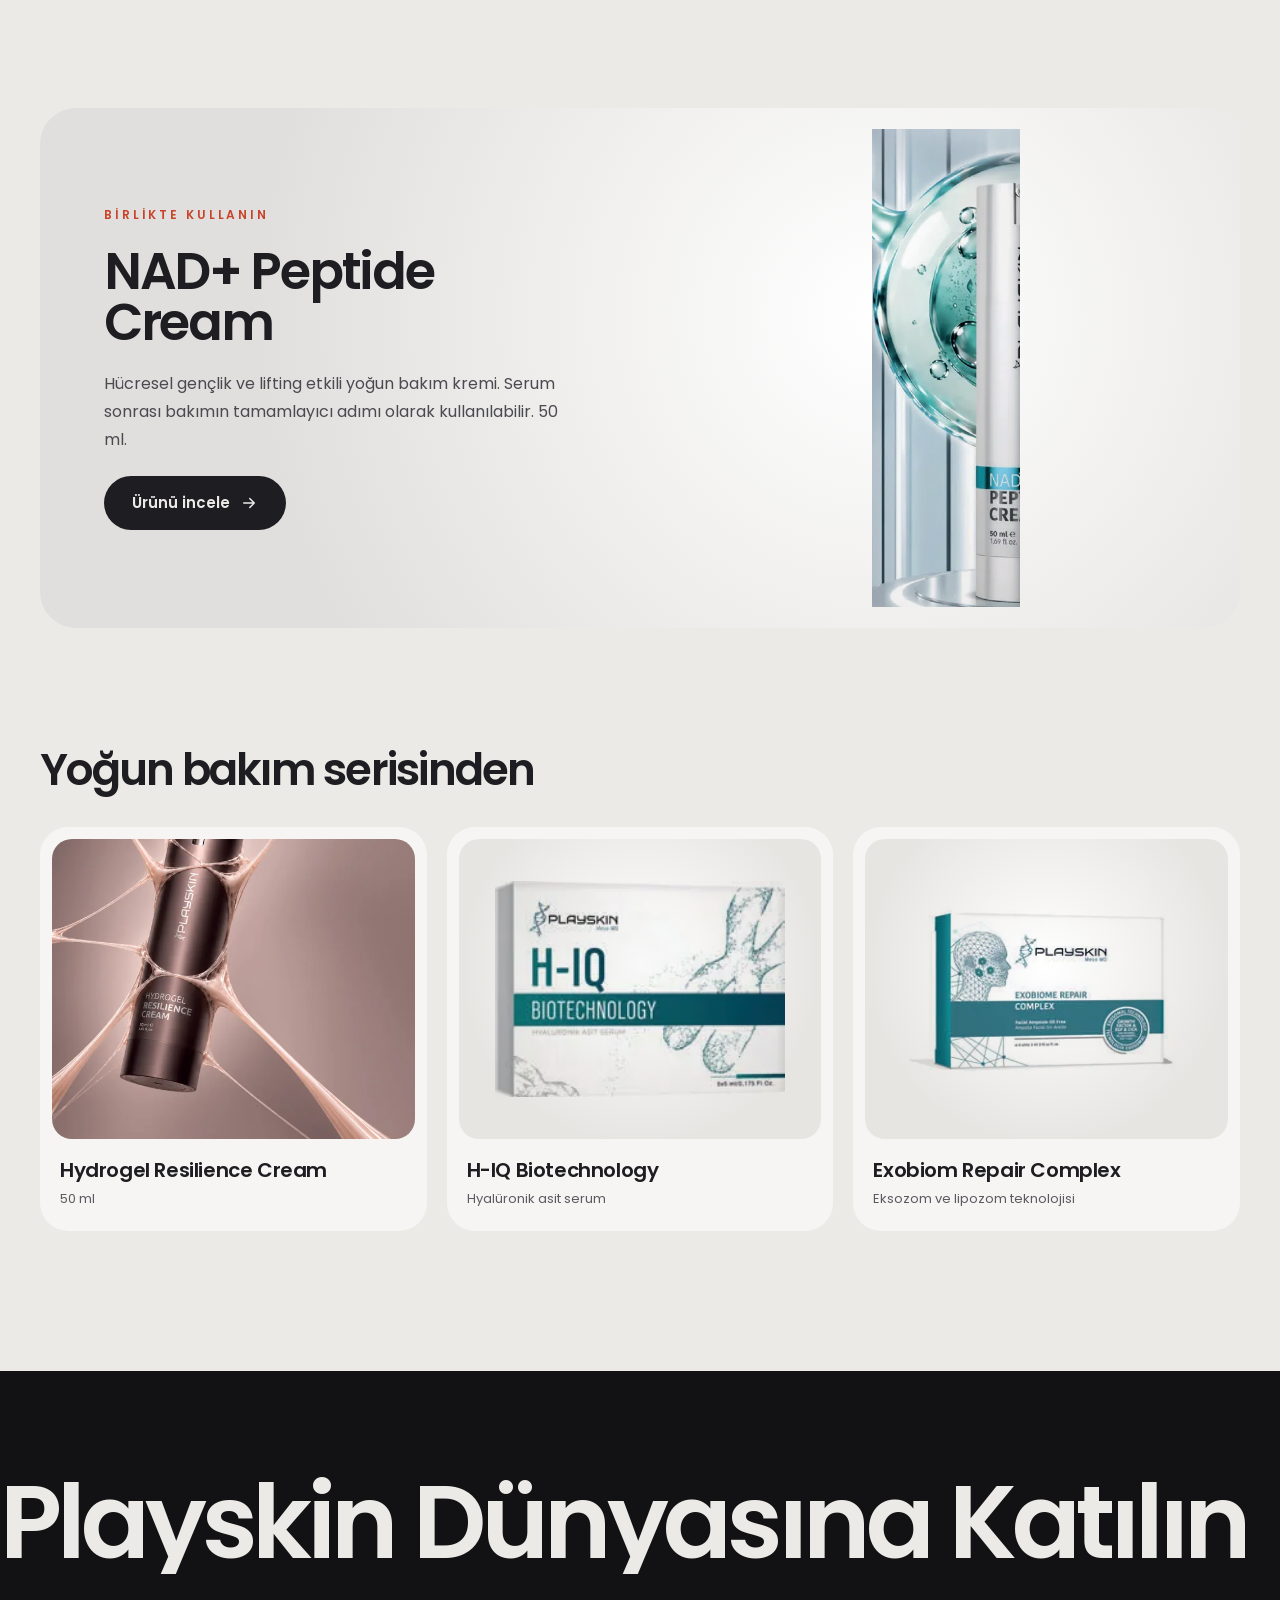
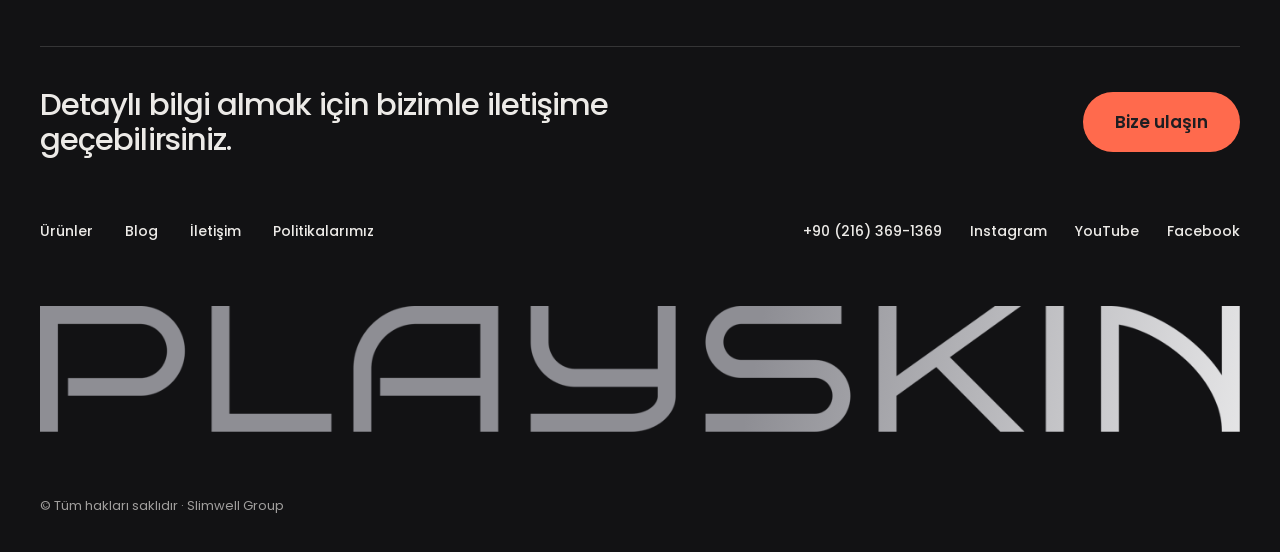
<file: urun.html>
<!doctype html>
<html lang="tr">
<head>
<meta charset="utf-8">
<meta name="viewport" content="width=device-width, initial-scale=1">
<title>NAD+ Peptide Serum · Playskin</title>
<meta name="description" content="PLAYSKIN: lipozom ve eksozom teknolojileriyle geliştirilen profesyonel dermokozmetik bakım. Slimwell Group.">
<meta property="og:title" content="NAD+ Peptide Serum · Playskin">
<meta property="og:description" content="PLAYSKIN: lipozom ve eksozom teknolojileriyle geliştirilen profesyonel dermokozmetik bakım. Slimwell Group.">
<meta property="og:image" content="assets/cover-clean.webp">
<link rel="icon" type="image/png" href="assets/favicon.png">
<link rel="preconnect" href="https://fonts.googleapis.com">
<link rel="preconnect" href="https://fonts.gstatic.com" crossorigin>
<link rel="stylesheet" href="https://fonts.googleapis.com/css2?family=Poppins:ital,wght@0,300;0,400;0,500;0,600;0,700;1,300&amp;display=swap">
<style>
[hidden]{display:none !important}
body{margin:0;background:#ECEAE7;color:#1E1E22;font-family:'Poppins',system-ui,-apple-system,'Segoe UI',sans-serif;-webkit-font-smoothing:antialiased}
a{color:inherit}a:hover{color:inherit}
a:focus-visible,button:focus-visible{outline:3px solid #FF6A4D;outline-offset:4px}
.mask{display:inline-block;overflow:hidden;vertical-align:top;padding:0 .02em .1em 0;margin-bottom:-.1em}
.ch{display:inline-block;transform:translateY(115%);animation:ch-up 1.15s cubic-bezier(.16,1,.3,1) forwards}
@keyframes ch-up{from{transform:translateY(115%) rotate(8deg)}to{transform:none}}
.fade-up{opacity:0;transform:translateY(24px);animation:fade-up 1s cubic-bezier(.2,.8,.2,1) forwards}
@keyframes fade-up{to{opacity:1;transform:none}}
.swap{animation:fade-up .7s cubic-bezier(.2,.8,.2,1) both}
.hdr{position:fixed;top:0;left:0;right:0;z-index:50;mix-blend-mode:difference;color:#ECEAE7;pointer-events:none}
.hdr a,.hdr button{pointer-events:auto}
.hl{position:relative;text-decoration:none}
.hl::after{content:"";position:absolute;left:0;right:0;bottom:-5px;height:1.5px;background:currentColor;transform:scaleX(0);transform-origin:100% 50%;transition:transform .45s cubic-bezier(.76,0,.24,1)}
.hl:hover::after,.hl[aria-current="page"]::after{transform:scaleX(1);transform-origin:0 50%}
.ps2-mag{transform:translate(calc(var(--mx,0)*1px),calc(var(--my,0)*1px));transition:transform .55s cubic-bezier(.2,.8,.2,1)}
.ps2-cur{position:fixed;left:0;top:0;width:46px;height:46px;margin:-23px 0 0 -23px;border:1.5px solid #ECEAE7;border-radius:50%;mix-blend-mode:difference;pointer-events:none;z-index:95;will-change:transform}
.ps2-dot{position:fixed;left:0;top:0;width:6px;height:6px;margin:-3px 0 0 -3px;border-radius:50%;background:#ECEAE7;mix-blend-mode:difference;pointer-events:none;z-index:96;will-change:transform}
@media (pointer:coarse){.ps2-cur,.ps2-dot{display:none}}
@media (max-width:760px){.hdr nav .hl{display:none}.hdr>div{padding:18px 20px !important}}
.spin{animation:spin 60s linear infinite}
@keyframes spin{to{transform:rotate(360deg)}}
.spin-r{animation:spin-r 60s linear infinite}
@keyframes spin-r{to{transform:rotate(-360deg)}}
.mq{animation:mq 30s linear infinite}
.mq-r{animation:mq-r 36s linear infinite}
@keyframes mq{to{transform:translateX(-50%)}}
@keyframes mq-r{from{transform:translateX(-50%)}to{transform:translateX(0)}}
.fl{animation:fl 7s ease-in-out infinite}
@keyframes fl{0%,100%{transform:translateY(0) rotate(0deg)}50%{transform:translateY(-16px) rotate(-2deg)}}
.band{position:absolute;top:-20%;bottom:-20%;left:0;width:26%;background:linear-gradient(90deg,rgba(255,255,255,0),rgba(255,255,255,.6),rgba(255,255,255,0));mix-blend-mode:soft-light;animation:band 6s cubic-bezier(.65,0,.35,1) infinite}
@keyframes band{0%{transform:translateX(-140%) skewX(-16deg)}60%,100%{transform:translateX(480%) skewX(-16deg)}}
.node{transition:background .35s,color .35s,transform .45s cubic-bezier(.2,.8,.2,1)}
.node:hover{transform:scale(1.08)}
.rel{transition:transform .6s cubic-bezier(.2,.8,.2,1)}
.rel:hover{transform:translateY(-8px)}
.rel .rimg{transition:transform 1s cubic-bezier(.2,.8,.2,1)}
.rel:hover .rimg{transform:scale(1.07)}
.btn{transition:background .35s,color .35s}
.btn:hover{background:#FF6A4D !important;color:#1E1E22 !important}
.ghost{transition:background .35s,color .35s}
.ghost:hover{background:#1E1E22 !important;color:#ECEAE7 !important}
.logo-sheen{-webkit-mask-image:url(assets/logo-light.png);mask-image:url(assets/logo-light.png);-webkit-mask-size:contain;mask-size:contain;-webkit-mask-repeat:no-repeat;mask-repeat:no-repeat;-webkit-mask-position:center;mask-position:center;background:linear-gradient(100deg,#8E8E94 20%,#FFFFFF 38%,#B9A6FF 48%,#FF8A6B 56%,#FFFFFF 64%,#8E8E94 80%);background-size:300% 100%;animation:sheen 7s linear infinite}
@keyframes sheen{from{background-position:100% 0}to{background-position:-200% 0}}
.menu{animation:menu-in 1s cubic-bezier(.76,0,.24,1) both}
@keyframes menu-in{from{clip-path:circle(0% at calc(100% - 80px) 46px)}to{clip-path:circle(160% at calc(100% - 80px) 46px)}}
.mi{display:inline-block;transform:translateY(115%);animation:ch-up 1s cubic-bezier(.16,1,.3,1) forwards}
@supports (animation-timeline: view()){
.rv{animation:rv linear both;animation-timeline:view();animation-range:entry 0% cover 30%}
.clip{animation:clip linear both;animation-timeline:view();animation-range:entry 0% cover 45%}
}
@keyframes rv{from{opacity:0;transform:translateY(70px)}to{opacity:1;transform:none}}
@keyframes clip{from{clip-path:inset(16% 12% 16% 12% round 64px)}to{clip-path:inset(0 0 0 0 round 32px)}}
@media (prefers-reduced-motion: reduce){*,*::before,*::after{animation-duration:.01ms !important;animation-iteration-count:1 !important;transition:none !important}.ch,.mi{transform:none}.fade-up,.swap{opacity:1;transform:none}}
</style>
<script src="assets/site.js" defer></script>
</head>
<body>
<div style="background: #ECEAE7; color: #1E1E22; overflow-x: clip">

<div class="ps2-cur" aria-hidden="true" style="transform: translate3d(-100px,-100px,0)"></div>
<div class="ps2-dot" aria-hidden="true" style="transform: translate3d(-100px,-100px,0)"></div>

<header class="hdr">
<div style="max-width: 1440px; margin: 0 auto; padding: 26px 40px; box-sizing: border-box; display: flex; align-items: center; justify-content: space-between; gap: 24px">
<a href="index.html" aria-label="Playskin ana sayfa" style="display: block; line-height: 0"><img src="assets/logo-light.png" alt="Playskin" style="height: 22px; width: auto"></a>
<nav aria-label="Hızlı menü" style="display: flex; align-items: center; gap: 30px; font-size: 14px; font-weight: 500">
<a class="hl" href="urunler.html" aria-current="page">Ürünler</a>
<a class="hl" href="laboratuvar.html">Laboratuvarımız</a>
<a class="hl" href="iletisim.html">İletişim</a>
<button type="button" data-act="menu-toggle" aria-expanded="false" class="ps2-mag" style="display: inline-flex; align-items: center; gap: 10px; min-height: 48px; padding: 0 22px; border-radius: 999px; border: 1.5px solid currentColor; background: transparent; color: inherit; font: inherit; font-weight: 600; cursor: pointer"><span style="display: flex; flex-direction: column; gap: 4px"><span style="display: block; width: 18px; height: 1.5px; background: currentColor"></span><span style="display: block; width: 12px; height: 1.5px; background: currentColor"></span></span>Menü</button>
</nav>
</div>
</header>

<div data-menu hidden>
<div class="menu" role="dialog" aria-modal="true" aria-label="Menü" style="position: fixed; inset: 0; z-index: 80; background: #121214; color: #ECEAE7; overflow: auto">
<div style="position: relative; max-width: 1440px; min-height: 100%; margin: 0 auto; padding: 26px 40px 40px; box-sizing: border-box; display: flex; flex-direction: column; gap: 48px">
<div style="display: flex; justify-content: space-between; align-items: center">
<img src="assets/logo-light.png" alt="Playskin" style="height: 22px; width: auto">
<button type="button" data-act="menu-close" class="ps2-mag" style="display: inline-flex; align-items: center; gap: 10px; min-height: 48px; padding: 0 22px; border-radius: 999px; border: 1.5px solid #ECEAE7; background: transparent; color: #ECEAE7; font: inherit; font-weight: 600; cursor: pointer"><svg aria-hidden="true" width="16" height="16" viewBox="0 0 24 24" fill="none" stroke="currentColor" stroke-width="2.2" stroke-linecap="round"><path d="M5 5l14 14M19 5L5 19"></path></svg>Kapat</button>
</div>
<nav aria-label="Ana menü" style="display: flex; flex-direction: column; gap: 2px; font-weight: 500; font-size: clamp(2.4rem, 5.6vw, 5.2rem); line-height: 1.08; letter-spacing: -0.035em">
<a href="index.html" style="display: flex; align-items: baseline; gap: 20px; text-decoration: none"><span style="font-size: 13px; font-weight: 600; letter-spacing: 0; color: #FF8A6B">01</span><span class="mask"><span class="mi" style="animation-delay: .25s">Ana Sayfa</span></span></a>
<a href="hakkimizda.html" style="display: flex; align-items: baseline; gap: 20px; text-decoration: none"><span style="font-size: 13px; font-weight: 600; letter-spacing: 0; color: #FF8A6B">02</span><span class="mask"><span class="mi" style="animation-delay: .32s">Hakkımızda</span></span></a>
<a href="urunler.html" style="display: flex; align-items: baseline; gap: 20px; text-decoration: none"><span style="font-size: 13px; font-weight: 600; letter-spacing: 0; color: #FF8A6B">03</span><span class="mask"><span class="mi" style="animation-delay: .39s">Ürünler</span></span></a>
<a href="laboratuvar.html" style="display: flex; align-items: baseline; gap: 20px; text-decoration: none"><span style="font-size: 13px; font-weight: 600; letter-spacing: 0; color: #FF8A6B">04</span><span class="mask"><span class="mi" style="animation-delay: .46s">Laboratuvarımız</span></span></a>
<a href="blog.html" style="display: flex; align-items: baseline; gap: 20px; text-decoration: none"><span style="font-size: 13px; font-weight: 600; letter-spacing: 0; color: #FF8A6B">05</span><span class="mask"><span class="mi" style="animation-delay: .53s">Blog</span></span></a>
<a href="iletisim.html" style="display: flex; align-items: baseline; gap: 20px; text-decoration: none"><span style="font-size: 13px; font-weight: 600; letter-spacing: 0; color: #FF8A6B">06</span><span class="mask"><span class="mi" style="animation-delay: .6s">İletişim</span></span></a>
</nav>
<div style="margin-top: auto; display: flex; flex-wrap: wrap; justify-content: space-between; gap: 16px 40px; font-size: 14px; font-weight: 500; color: rgba(236,234,231,.8)">
<a class="hl" href="tel:+902163691369">+90 (216) 369-1369</a>
<a class="hl" href="mailto:info@playskin.com.tr">info@playskin.com.tr</a>
</div>
</div>
</div>
</div>

<main>

<section data-par="" aria-label="NAD+ Peptide Serum" style="position: relative; min-height: max(700px, min(920px, 100vh)); overflow: hidden; background: radial-gradient(ellipse at 72% 50%, #F7F6F5 0%, #E3E1DF 55%, #D2CFCF 100%)">
<div style="position: relative; max-width: 1440px; margin: 0 auto; padding: 130px 40px 60px; box-sizing: border-box; display: grid; grid-template-columns: repeat(auto-fit, minmax(min(500px, 100%), 1fr)); gap: 40px 64px; align-items: center">
<div style="display: flex; flex-direction: column; gap: 26px; align-items: flex-start">
<nav aria-label="Sayfa yolu" class="fade-up" style="display: flex; flex-wrap: wrap; gap: 8px; font-size: 13px; font-weight: 500; color: #5A5A60; animation-delay: .05s"><a class="hl" href="urunler.html">Ürünler</a><span aria-hidden="true">/</span><span>Yoğun Bakım</span><span aria-hidden="true">/</span><span style="color: #1E1E22">NAD+ Peptide Serum</span></nav>
<h1 style="margin: 0; font-weight: 600; font-size: clamp(3.2rem, 7vw, 7.4rem); line-height: .9; letter-spacing: -0.055em"><span style="display: block"><span class="mask"><span class="ch" style="animation-delay: .15s">NAD+</span></span></span><span style="display: block"><span class="mask"><span class="ch" style="animation-delay: .25s; color: #FF6A4D">Peptide</span></span></span></h1>
<p class="fade-up" style="margin: 0; font-size: 15px; font-weight: 500; letter-spacing: .2em; animation-delay: .45s">BOOSTING CONCENTRATE SERUM · 30 ML</p>
<p class="fade-up" style="margin: 0; max-width: 520px; font-size: 17px; line-height: 1.7; color: #4A4A50; animation-delay: .55s">Kore'de üretilen ileri teknoloji formülü; NAD+, güçlü peptit kompleksi ve bariyer destekleyici aktifleri bir araya getirerek yaşlanma belirtilerine karşı çok yönlü bakım sunar.</p>
<div class="fade-up" style="display: flex; flex-wrap: wrap; gap: 10px; animation-delay: .65s">
<span style="padding: 8px 16px; border-radius: 999px; background: #1E1E22; color: #ECEAE7; font-size: 13px; font-weight: 500">Kore'de üretildi</span>
<span style="padding: 8px 16px; border-radius: 999px; border: 1px solid rgba(30,30,34,.3); font-size: 13px; font-weight: 500">Tüm cilt tipleri</span>
<span style="padding: 8px 16px; border-radius: 999px; border: 1px solid rgba(30,30,34,.3); font-size: 13px; font-weight: 500">Hücresel gençlik</span>
</div>
<div class="fade-up" style="display: flex; flex-wrap: wrap; gap: 14px; animation-delay: .75s">
<a class="btn ps2-mag" href="iletisim.html" style="display: inline-flex; align-items: center; gap: 10px; min-height: 56px; padding: 0 30px; border-radius: 999px; background: #1E1E22; color: #ECEAE7; text-decoration: none; font-weight: 600; font-size: 15px">Bilgi al<svg aria-hidden="true" width="18" height="18" viewBox="0 0 24 24" fill="none" stroke="currentColor" stroke-width="2" stroke-linecap="round" stroke-linejoin="round"><path d="M5 12h14M13 6l6 6-6 6"></path></svg></a>
<a class="ghost" href="#kullanim" style="display: inline-flex; align-items: center; min-height: 56px; padding: 0 26px; border-radius: 999px; border: 1.5px solid #1E1E22; text-decoration: none; font-weight: 600; font-size: 15px">Uygulama şekli</a>
</div>
</div>
<div style="position: relative; width: min(520px, 100%); aspect-ratio: 520 / 640; margin: 0 auto">
<div aria-hidden="true" class="spin" style="position: absolute; inset: -6%; border-radius: 50%; border: 1.5px dashed rgba(30,30,34,.22)"></div>
<div class="fade-up" style="position: absolute; inset: 0; animation-delay: .2s; animation-duration: 1.4s">
<div style="position: absolute; inset: 0; transform: translate(calc(var(--cx, 0) * -14px), calc(var(--cy, 0) * -10px)); transition: transform .9s cubic-bezier(.2,.8,.2,1)">
<div style="position: absolute; inset: 0; border-radius: 999px 999px 36px 36px; overflow: hidden; background: #DADAD8; box-shadow: 0 50px 80px -40px rgba(30,30,34,.45)">
<img src="assets/nad-serum.webp" alt="NAD+ Peptide Boosting Concentrate Serum şişesi" style="width: 100%; height: 100%; object-fit: cover">
<div aria-hidden="true" class="band"></div>
</div>
</div>
</div>
<img aria-hidden="true" class="fl" src="assets/molecule-silver.webp" alt="" style="position: absolute; left: -16%; bottom: 10%; width: 170px; height: auto; filter: drop-shadow(0 16px 24px rgba(0,0,0,.18)); animation-duration: 8s">
<div aria-hidden="true" class="spin" style="position: absolute; right: -6%; top: -4%; width: 130px; height: 130px; animation-duration: 18s">
<svg viewBox="0 0 120 120" style="display: block; width: 100%; height: 100%"><defs><path id="u-badge" d="M60 60 m-45 0 a45 45 0 1 1 90 0 a45 45 0 1 1 -90 0"></path></defs><circle cx="60" cy="60" r="59" fill="#1E1E22"></circle><text font-family="Poppins, sans-serif" font-size="10" font-weight="500" letter-spacing="2" fill="#ECEAE7"><textPath href="#u-badge">HÜCRESEL GENÇLİK • YOĞUN BAKIM •</textPath></text><circle cx="60" cy="60" r="16" fill="#FF6A4D"></circle></svg>
</div>
</div>
</div>
</section>

<div aria-hidden="true" style="background: #121214; color: #ECEAE7; overflow: hidden; padding: 22px 0">
<div class="mq" style="display: flex; width: max-content; font-weight: 500; font-size: clamp(1.8rem, 3.4vw, 3.2rem); letter-spacing: -0.02em; line-height: 1; white-space: nowrap">
<div style="display: flex; align-items: center; gap: 40px; padding-right: 40px"><span>NAD+</span><span style="color: #FF6A4D">✦</span><span>Peptit Kompleksi</span><span style="color: #B9A6FF">✦</span><span>Beta Glukan</span><span style="color: #FF6A4D">✦</span><span>Allantoin</span><span style="color: #B9A6FF">✦</span><span>Niasinamid</span><span style="color: #FF6A4D">✦</span><span>Pantenol</span><span style="color: #B9A6FF">✦</span></div>
<div style="display: flex; align-items: center; gap: 40px; padding-right: 40px"><span>NAD+</span><span style="color: #FF6A4D">✦</span><span>Peptit Kompleksi</span><span style="color: #B9A6FF">✦</span><span>Beta Glukan</span><span style="color: #FF6A4D">✦</span><span>Allantoin</span><span style="color: #B9A6FF">✦</span><span>Niasinamid</span><span style="color: #FF6A4D">✦</span><span>Pantenol</span><span style="color: #B9A6FF">✦</span></div>
</div>
</div>

<section data-sp="760" aria-label="Ürün hakkında" style="position: relative; height: 1000px; background: #ECEAE7">
<div style="position: sticky; top: 0; height: min(760px, 100vh); display: flex; align-items: center; max-width: 1440px; margin: 0 auto; padding: 0 40px; box-sizing: border-box">
<div style="display: flex; flex-direction: column; gap: 28px; max-width: 1200px">
<p style="margin: 0; font-size: 12px; font-weight: 600; letter-spacing: .24em; color: #5A5A60">ÜRÜN HAKKINDA</p>
<p style="margin: 0; font-weight: 500; font-size: clamp(2rem, 4.2vw, 4.4rem); line-height: 1.1; letter-spacing: -0.035em">
<span style="opacity: clamp(.12, calc(var(--p, 0) * 22 - 0), 1)">Cildin</span>
<span style="opacity: clamp(.12, calc(var(--p, 0) * 22 - 1), 1)">yenilenme</span>
<span style="opacity: clamp(.12, calc(var(--p, 0) * 22 - 2), 1)">süreçlerini</span>
<span style="opacity: clamp(.12, calc(var(--p, 0) * 22 - 3), 1)">ve</span>
<span style="opacity: clamp(.12, calc(var(--p, 0) * 22 - 4), 1)">canlı</span>
<span style="opacity: clamp(.12, calc(var(--p, 0) * 22 - 5), 1)">görünümünü</span>
<span style="opacity: clamp(.12, calc(var(--p, 0) * 22 - 6), 1)">desteklerken</span>
<span style="opacity: clamp(.12, calc(var(--p, 0) * 22 - 7), 1); color: #FF6A4D">elastikiyet</span>
<span style="opacity: clamp(.12, calc(var(--p, 0) * 22 - 8), 1); color: #FF6A4D">kaybı,</span>
<span style="opacity: clamp(.12, calc(var(--p, 0) * 22 - 9), 1); color: #FF6A4D">ince</span>
<span style="opacity: clamp(.12, calc(var(--p, 0) * 22 - 10), 1); color: #FF6A4D">çizgi</span>
<span style="opacity: clamp(.12, calc(var(--p, 0) * 22 - 11), 1)">ve</span>
<span style="opacity: clamp(.12, calc(var(--p, 0) * 22 - 12), 1)">kırışıklık</span>
<span style="opacity: clamp(.12, calc(var(--p, 0) * 22 - 13), 1)">görünümünün</span>
<span style="opacity: clamp(.12, calc(var(--p, 0) * 22 - 14), 1)">azalmasına</span>
<span style="opacity: clamp(.12, calc(var(--p, 0) * 22 - 15), 1)">yardımcı</span>
<span style="opacity: clamp(.12, calc(var(--p, 0) * 22 - 16), 1)">olur.</span>
</p>
<p style="margin: 0; max-width: 680px; font-size: 17px; line-height: 1.75; color: #4A4A50; opacity: clamp(0, calc(var(--p, 0) * 4 - 2.6), 1)">Yoğun nem ve bariyer desteği sağlayarak cildin daha güçlü, dolgun ve pürüzsüz görünmesine katkı sağlar. Düzenli kullanımda cilt dokusunun daha sıkı, dengeli ve canlı bir görünüm kazanmasını destekler. Tüm cilt tipleri için uygundur.</p>
</div>
</div>
</section>

<section aria-labelledby="bil-baslik" style="padding: 120px 40px; background: #121214; color: #ECEAE7; overflow: hidden">
<div style="max-width: 1440px; margin: 0 auto; display: grid; grid-template-columns: repeat(auto-fit, minmax(min(480px, 100%), 1fr)); gap: 56px 80px; align-items: center">
<div style="display: flex; flex-direction: column; gap: 28px">
<p style="margin: 0; font-size: 12px; font-weight: 600; letter-spacing: .24em; color: #FF8A6B">ANA BİLEŞENLER VE FAYDALARI</p>
<h2 id="bil-baslik" style="margin: 0; font-weight: 600; font-size: clamp(2.4rem, 4.4vw, 4.4rem); line-height: 1; letter-spacing: -0.045em">Altı aktif, tek formül.</h2>
<div class="swap" data-sel="box" style="display: flex; flex-direction: column; gap: 14px; min-height: 180px; padding: 30px; border-radius: 28px; background: #1C1C20; border: 1px solid rgba(236,234,231,.12)">
<span data-sel="no" style="font-size: 13px; font-weight: 600; letter-spacing: .16em; color: #FF8A6B">01 / 06</span>
<h3 data-sel="name" style="margin: 0; font-weight: 600; font-size: 28px; line-height: 1.15; letter-spacing: -0.025em">NAD+ (Nikotinamid Adenin Dinükleotid)</h3>
<p data-sel="text" style="margin: 0; font-size: 16px; line-height: 1.7; color: rgba(236,234,231,.8)">Hücresel enerji metabolizmasında rol alan önemli bir koenzimdir. Cildin yenilenme mekanizmalarını ve canlı görünümünü destekleyerek yaşlanma belirtilerine karşı bakım sağlar.</p>
</div>
<p style="margin: 0; font-size: 13px; color: rgba(236,234,231,.6)">Bir bileşen seçin.</p>
</div>
<div style="position: relative; width: min(560px, 100%); aspect-ratio: 1; margin: 0 auto">
<div aria-hidden="true" style="position: absolute; inset: 9%; border-radius: 50%; border: 1px solid rgba(236,234,231,.15)"></div>
<div aria-hidden="true" class="spin" style="position: absolute; inset: 9%; border-radius: 50%; border: 6px dotted rgba(255,138,107,.55); animation-duration: 80s"></div>
<div style="position: absolute; inset: 27%; border-radius: 50%; overflow: hidden; background: #DADAD8; box-shadow: 0 0 0 10px rgba(236,234,231,.06), 0 0 80px rgba(255,138,107,.25)"><img src="assets/nad-serum.webp" alt="" style="width: 100%; height: 100%; object-fit: cover"></div>
<div role="group" aria-label="Bileşenler" class="spin" style="position: absolute; inset: 0">

<div style="position: absolute; left: 50.00%; top: 9.00%; width: 0; height: 0">
<div class="spin-r" style="position: absolute; left: -62px; top: -24px; width: 124px; height: 48px; display: flex; align-items: center; justify-content: center">
<button type="button" class="node" data-ing="0" data-name="NAD+ (Nikotinamid Adenin Dinükleotid)" data-text="Hücresel enerji metabolizmasında rol alan önemli bir koenzimdir. Cildin yenilenme mekanizmalarını ve canlı görünümünü destekleyerek yaşlanma belirtilerine karşı bakım sağlar." aria-pressed="true" style="min-height: 44px; padding: 0 16px; border-radius: 999px; border: 1.5px solid #FF6A4D; background: #FF6A4D; color: #1E1E22; font: inherit; font-size: 13px; font-weight: 600; white-space: nowrap; cursor: pointer">NAD+</button>
</div>
</div>

<div style="position: absolute; left: 85.51%; top: 29.50%; width: 0; height: 0">
<div class="spin-r" style="position: absolute; left: -62px; top: -24px; width: 124px; height: 48px; display: flex; align-items: center; justify-content: center">
<button type="button" class="node" data-ing="1" data-name="Peptit Kompleksi" data-text="Kolajen ve elastin sentezini destekleyerek cildin sıkılığının korunmasına, ince çizgi ve kırışıklık görünümünün azalmasına yardımcı olur." aria-pressed="false" style="min-height: 44px; padding: 0 16px; border-radius: 999px; border: 1.5px solid rgba(236,234,231,.35); background: #1C1C20; color: #ECEAE7; font: inherit; font-size: 13px; font-weight: 600; white-space: nowrap; cursor: pointer">Peptit Kompleksi</button>
</div>
</div>

<div style="position: absolute; left: 85.51%; top: 70.50%; width: 0; height: 0">
<div class="spin-r" style="position: absolute; left: -62px; top: -24px; width: 124px; height: 48px; display: flex; align-items: center; justify-content: center">
<button type="button" class="node" data-ing="2" data-name="Beta Glukan" data-text="Cildi yatıştırır, yoğun nem desteği sağlar ve cilt bariyerinin güçlenmesine yardımcı olur." aria-pressed="false" style="min-height: 44px; padding: 0 16px; border-radius: 999px; border: 1.5px solid rgba(236,234,231,.35); background: #1C1C20; color: #ECEAE7; font: inherit; font-size: 13px; font-weight: 600; white-space: nowrap; cursor: pointer">Beta Glukan</button>
</div>
</div>

<div style="position: absolute; left: 50.00%; top: 91.00%; width: 0; height: 0">
<div class="spin-r" style="position: absolute; left: -62px; top: -24px; width: 124px; height: 48px; display: flex; align-items: center; justify-content: center">
<button type="button" class="node" data-ing="3" data-name="Allantoin" data-text="Cildi yatıştırır ve yumuşatır; daha pürüzsüz ve konforlu bir cilt görünümünü destekler." aria-pressed="false" style="min-height: 44px; padding: 0 16px; border-radius: 999px; border: 1.5px solid rgba(236,234,231,.35); background: #1C1C20; color: #ECEAE7; font: inherit; font-size: 13px; font-weight: 600; white-space: nowrap; cursor: pointer">Allantoin</button>
</div>
</div>

<div style="position: absolute; left: 14.49%; top: 70.50%; width: 0; height: 0">
<div class="spin-r" style="position: absolute; left: -62px; top: -24px; width: 124px; height: 48px; display: flex; align-items: center; justify-content: center">
<button type="button" class="node" data-ing="4" data-name="Niasinamid (B3 Vitamini)" data-text="Cilt tonunun eşitlenmesine, lekeli ve gözenekli görünümün azalmasına yardımcı olurken cilt bariyerini güçlendirir." aria-pressed="false" style="min-height: 44px; padding: 0 16px; border-radius: 999px; border: 1.5px solid rgba(236,234,231,.35); background: #1C1C20; color: #ECEAE7; font: inherit; font-size: 13px; font-weight: 600; white-space: nowrap; cursor: pointer">Niasinamid</button>
</div>
</div>

<div style="position: absolute; left: 14.49%; top: 29.50%; width: 0; height: 0">
<div class="spin-r" style="position: absolute; left: -62px; top: -24px; width: 124px; height: 48px; display: flex; align-items: center; justify-content: center">
<button type="button" class="node" data-ing="5" data-name="Pantenol (Provitamin B5)" data-text="Cildi nemlendirir ve yatıştırır; cilt bariyerinin güçlenmesine ve daha yumuşak bir görünüm kazanmasına yardımcı olur." aria-pressed="false" style="min-height: 44px; padding: 0 16px; border-radius: 999px; border: 1.5px solid rgba(236,234,231,.35); background: #1C1C20; color: #ECEAE7; font: inherit; font-size: 13px; font-weight: 600; white-space: nowrap; cursor: pointer">Pantenol</button>
</div>
</div>

</div>
</div>
</div>
</section>

<section id="kullanim" data-sp="0" aria-labelledby="kul-baslik" style="padding: 140px 40px 120px; background: #ECEAE7">
<div style="max-width: 1440px; margin: 0 auto; display: flex; flex-direction: column; gap: 56px">
<div class="rv" style="display: flex; flex-wrap: wrap; justify-content: space-between; align-items: flex-end; gap: 20px">
<h2 id="kul-baslik" style="margin: 0; font-weight: 600; font-size: clamp(2.4rem, 4.6vw, 4.6rem); line-height: 1; letter-spacing: -0.045em">Uygulama şekli</h2>
<p style="margin: 0; font-size: 12px; font-weight: 600; letter-spacing: .24em; color: #5A5A60">3 ADIM</p>
</div>
<div style="position: relative">
<div aria-hidden="true" style="position: absolute; left: 0; right: 0; top: 31px; height: 1.5px; background: rgba(30,30,34,.15)"></div>
<div aria-hidden="true" style="position: absolute; left: 0; right: 0; top: 31px; height: 1.5px; background: #FF6A4D; transform-origin: 0 50%; transform: scaleX(var(--p, 0))"></div>
<div style="position: relative; display: grid; grid-template-columns: repeat(auto-fit, minmax(min(300px, 100%), 1fr)); gap: 28px">
<div class="rv" style="display: flex; flex-direction: column; gap: 22px"><span style="display: flex; align-items: center; justify-content: center; width: 64px; height: 64px; border-radius: 50%; background: #1E1E22; color: #ECEAE7; font-weight: 600; font-size: 18px">01</span><p style="margin: 0; font-weight: 500; font-size: 22px; line-height: 1.35; letter-spacing: -0.015em">Temizlenmiş cilde yeterli miktarda serumu uygulayın.</p></div>
<div class="rv" style="display: flex; flex-direction: column; gap: 22px"><span style="display: flex; align-items: center; justify-content: center; width: 64px; height: 64px; border-radius: 50%; background: #1E1E22; color: #ECEAE7; font-weight: 600; font-size: 18px">02</span><p style="margin: 0; font-weight: 500; font-size: 22px; line-height: 1.35; letter-spacing: -0.015em">Yüz ve boyun bölgesine nazik masaj hareketleriyle yedirin.</p></div>
<div class="rv" style="display: flex; flex-direction: column; gap: 22px"><span style="display: flex; align-items: center; justify-content: center; width: 64px; height: 64px; border-radius: 50%; background: #FF6A4D; color: #1E1E22; font-weight: 600; font-size: 18px">03</span><p style="margin: 0; font-weight: 500; font-size: 22px; line-height: 1.35; letter-spacing: -0.015em">Ardından NAD+ Peptide Krem ile cildi nemlendirin.</p></div>
</div>
</div>
</div>
</section>

<section aria-labelledby="birlikte-baslik" style="padding: 0 40px 120px; background: #ECEAE7">
<div class="clip" style="position: relative; overflow: hidden; max-width: 1440px; margin: 0 auto; border-radius: 36px; background: radial-gradient(circle at 70% 40%, #FFFFFF, #E1DFDD 70%); display: grid; grid-template-columns: repeat(auto-fit, minmax(min(460px, 100%), 1fr)); align-items: center; gap: 24px">
<div style="display: flex; flex-direction: column; gap: 22px; padding: clamp(32px, 5vw, 72px)">
<p style="margin: 0; font-size: 12px; font-weight: 600; letter-spacing: .24em; color: #C9432A">BİRLİKTE KULLANIN</p>
<h2 id="birlikte-baslik" style="margin: 0; font-weight: 600; font-size: clamp(2.2rem, 4vw, 4rem); line-height: 1; letter-spacing: -0.045em">NAD+ Peptide Cream</h2>
<p style="margin: 0; max-width: 480px; font-size: 16px; line-height: 1.75; color: #4A4A50">Hücresel gençlik ve lifting etkili yoğun bakım kremi. Serum sonrası bakımın tamamlayıcı adımı olarak kullanılabilir. 50 ml.</p>
<a class="btn ps2-mag" href="urunler.html" style="align-self: flex-start; display: inline-flex; align-items: center; gap: 10px; min-height: 54px; padding: 0 28px; border-radius: 999px; background: #1E1E22; color: #ECEAE7; text-decoration: none; font-weight: 600; font-size: 15px">Ürünü incele<svg aria-hidden="true" width="18" height="18" viewBox="0 0 24 24" fill="none" stroke="currentColor" stroke-width="2" stroke-linecap="round" stroke-linejoin="round"><path d="M5 12h14M13 6l6 6-6 6"></path></svg></a>
</div>
<div style="position: relative; height: 520px; display: flex; align-items: center; justify-content: center">
<img class="fl" src="assets/nad-cream.webp" alt="NAD+ Peptide Cream tüpü" style="height: 92%; width: auto; mix-blend-mode: multiply; animation-duration: 8s">
</div>
</div>
</section>

<section aria-labelledby="ilgili-baslik" style="padding: 0 40px 140px; background: #ECEAE7">
<div style="max-width: 1440px; margin: 0 auto; display: flex; flex-direction: column; gap: 36px">
<h2 id="ilgili-baslik" class="rv" style="margin: 0; font-weight: 600; font-size: clamp(2rem, 3.4vw, 3.4rem); line-height: 1; letter-spacing: -0.04em">Yoğun bakım serisinden</h2>
<div style="display: grid; grid-template-columns: repeat(auto-fit, minmax(min(300px, 100%), 1fr)); gap: 20px">
<a class="rel rv" href="urunler.html" style="display: flex; flex-direction: column; gap: 16px; padding: 12px 12px 22px; border-radius: 28px; background: #F6F5F3; text-decoration: none; color: #1E1E22"><div style="height: 300px; border-radius: 20px; overflow: hidden; background: #D8B9AC"><img class="rimg" src="assets/hydrogel-cream.webp" alt="Hydrogel Resilience Cream" style="width: 100%; height: 100%; object-fit: cover"></div><div style="padding: 0 8px; display: flex; flex-direction: column; gap: 4px"><h3 style="margin: 0; font-weight: 600; font-size: 20px; letter-spacing: -0.02em">Hydrogel Resilience Cream</h3><span style="font-size: 13px; color: #5A5A60">50 ml</span></div></a>
<a class="rel rv" href="urunler.html" style="display: flex; flex-direction: column; gap: 16px; padding: 12px 12px 22px; border-radius: 28px; background: #F6F5F3; text-decoration: none; color: #1E1E22"><div style="height: 300px; border-radius: 20px; overflow: hidden; background: radial-gradient(circle at 50% 42%, #FFFFFF, #E7E5E2 72%); display: flex; align-items: center; justify-content: center"><img class="rimg" src="assets/hiq-box.webp" alt="H-IQ Biotechnology" style="width: 80%; height: auto; mix-blend-mode: multiply"></div><div style="padding: 0 8px; display: flex; flex-direction: column; gap: 4px"><h3 style="margin: 0; font-weight: 600; font-size: 20px; letter-spacing: -0.02em">H-IQ Biotechnology</h3><span style="font-size: 13px; color: #5A5A60">Hyalüronik asit serum</span></div></a>
<a class="rel rv" href="urunler.html" style="display: flex; flex-direction: column; gap: 16px; padding: 12px 12px 22px; border-radius: 28px; background: #F6F5F3; text-decoration: none; color: #1E1E22"><div style="height: 300px; border-radius: 20px; overflow: hidden; background: radial-gradient(circle at 50% 42%, #FFFFFF, #E7E5E2 72%); display: flex; align-items: center; justify-content: center"><img class="rimg" src="assets/exobiom-box.webp" alt="Exobiom Repair Complex" style="width: 82%; height: auto; mix-blend-mode: multiply"></div><div style="padding: 0 8px; display: flex; flex-direction: column; gap: 4px"><h3 style="margin: 0; font-weight: 600; font-size: 20px; letter-spacing: -0.02em">Exobiom Repair Complex</h3><span style="font-size: 13px; color: #5A5A60">Eksozom ve lipozom teknolojisi</span></div></a>
</div>
</div>
</section>

</main>

<footer style="background: #121214; color: #ECEAE7; overflow: hidden; padding: 100px 0 36px">
<div aria-hidden="true" style="overflow: hidden; margin-bottom: 72px">
<div class="mq-r" style="display: flex; width: max-content; font-weight: 600; font-size: clamp(3.6rem, 8vw, 8rem); line-height: 1; letter-spacing: -0.05em; white-space: nowrap">
<div style="display: flex; align-items: center; gap: 48px; padding-right: 48px"><span>Playskin Dünyasına Katılın</span><span style="color: #FF6A4D">✦</span><span style="color: transparent; -webkit-text-stroke: 1.5px #ECEAE7">Playskin Dünyasına Katılın</span><span style="color: #B9A6FF">✦</span></div>
<div style="display: flex; align-items: center; gap: 48px; padding-right: 48px"><span>Playskin Dünyasına Katılın</span><span style="color: #FF6A4D">✦</span><span style="color: transparent; -webkit-text-stroke: 1.5px #ECEAE7">Playskin Dünyasına Katılın</span><span style="color: #B9A6FF">✦</span></div>
</div>
</div>
<div style="max-width: 1440px; margin: 0 auto; padding: 0 40px; box-sizing: border-box; display: flex; flex-direction: column; gap: 64px">
<div style="display: flex; flex-wrap: wrap; justify-content: space-between; align-items: center; gap: 24px; padding-top: 40px; border-top: 1px solid rgba(236,234,231,.16)">
<p style="margin: 0; max-width: 640px; font-weight: 500; font-size: clamp(1.5rem, 2.4vw, 2.2rem); line-height: 1.15; letter-spacing: -0.03em">Detaylı bilgi almak için bizimle iletişime geçebilirsiniz.</p>
<a class="btn ps2-mag" href="iletisim.html" style="display: inline-flex; align-items: center; gap: 12px; min-height: 60px; padding: 0 32px; border-radius: 999px; background: #FF6A4D; color: #1E1E22; text-decoration: none; font-weight: 600; font-size: 17px">Bize ulaşın</a>
</div>
<div style="display: flex; flex-wrap: wrap; justify-content: space-between; gap: 20px 40px; font-size: 14px; font-weight: 500">
<nav aria-label="Alt menü" style="display: flex; flex-wrap: wrap; gap: 12px 32px"><a class="hl" href="urunler.html">Ürünler</a><a class="hl" href="blog.html">Blog</a><a class="hl" href="iletisim.html">İletişim</a><a class="hl" href="#">Politikalarımız</a></nav>
<div style="display: flex; flex-wrap: wrap; gap: 12px 28px"><a class="hl" href="tel:+902163691369">+90 (216) 369-1369</a><a class="hl" href="#">Instagram</a><a class="hl" href="#">YouTube</a><a class="hl" href="#">Facebook</a></div>
</div>
<div aria-hidden="true" class="logo-sheen" style="width: 100%; aspect-ratio: 1400 / 147"></div>
<p style="margin: 0; font-size: 13px; color: rgba(236,234,231,.65)">© Tüm hakları saklıdır · Slimwell Group</p>
</div>
</footer>

</div>
</body>
</html>
</file>
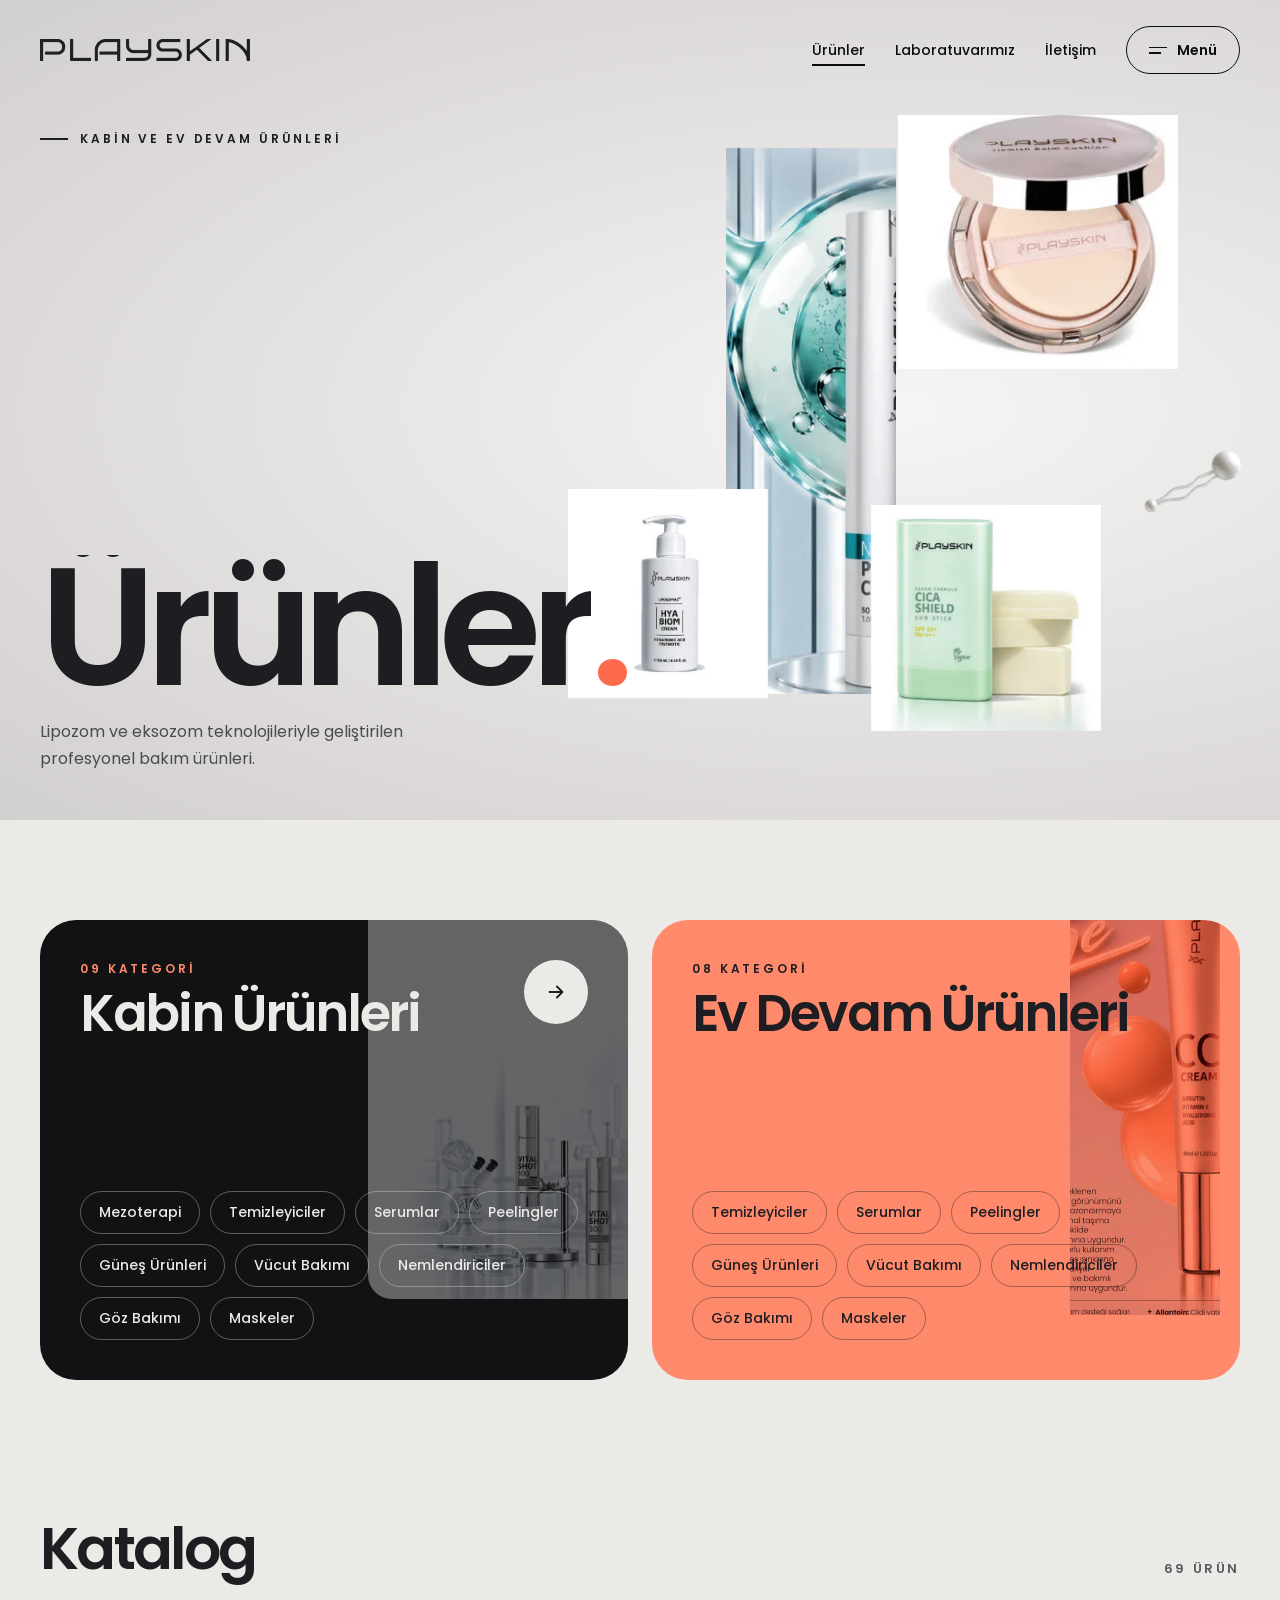
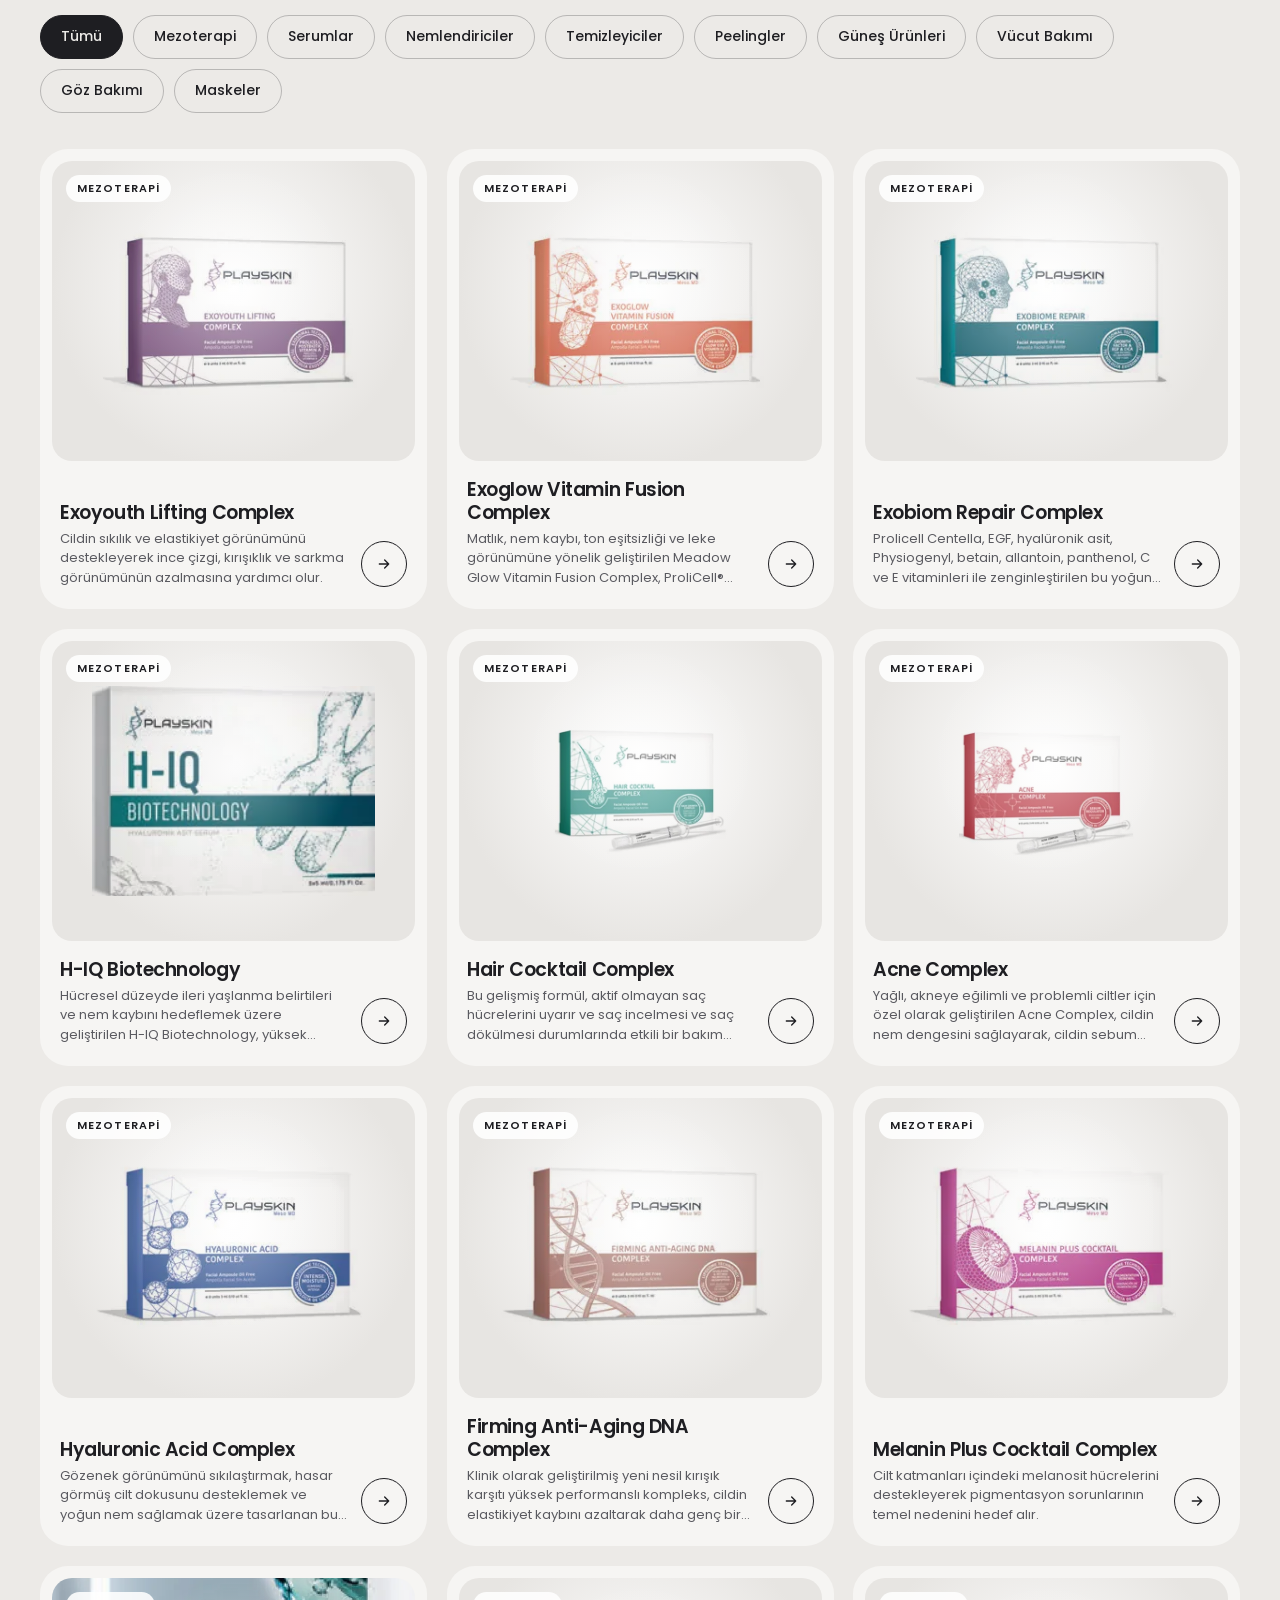
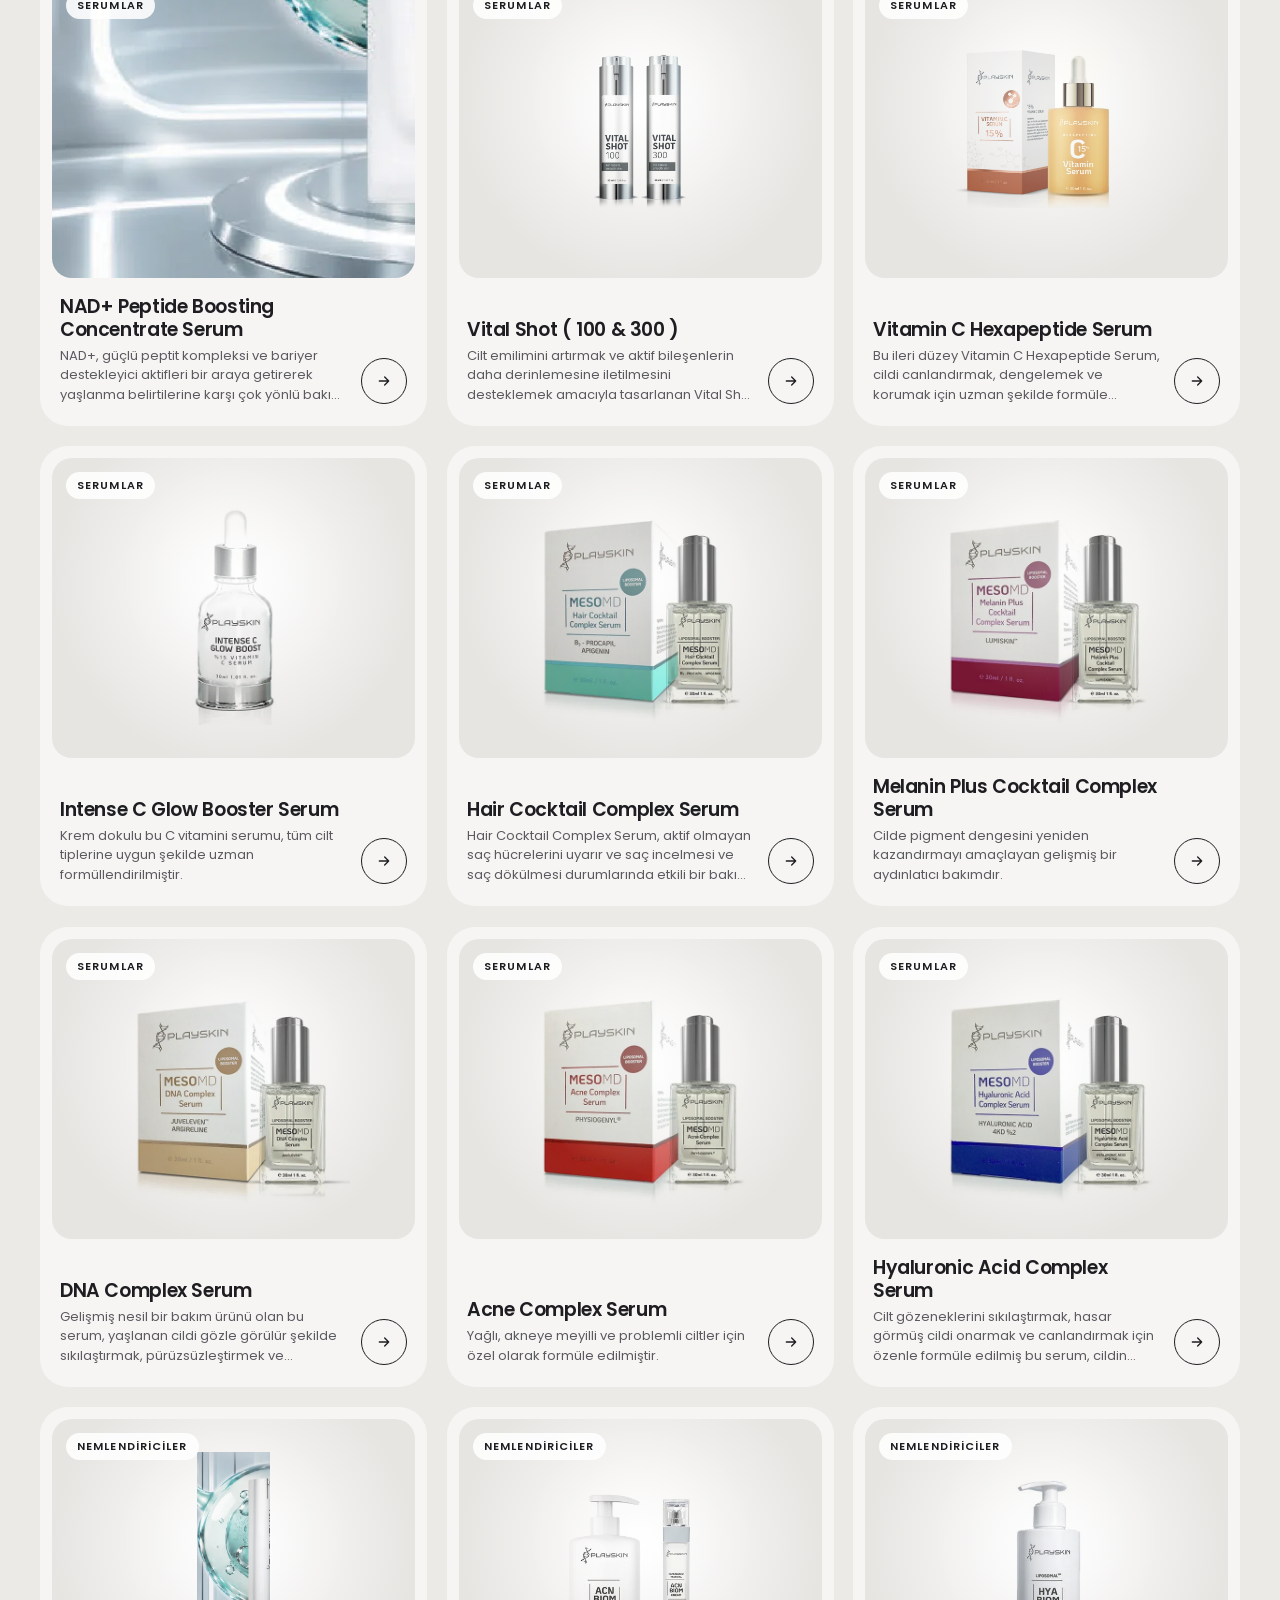
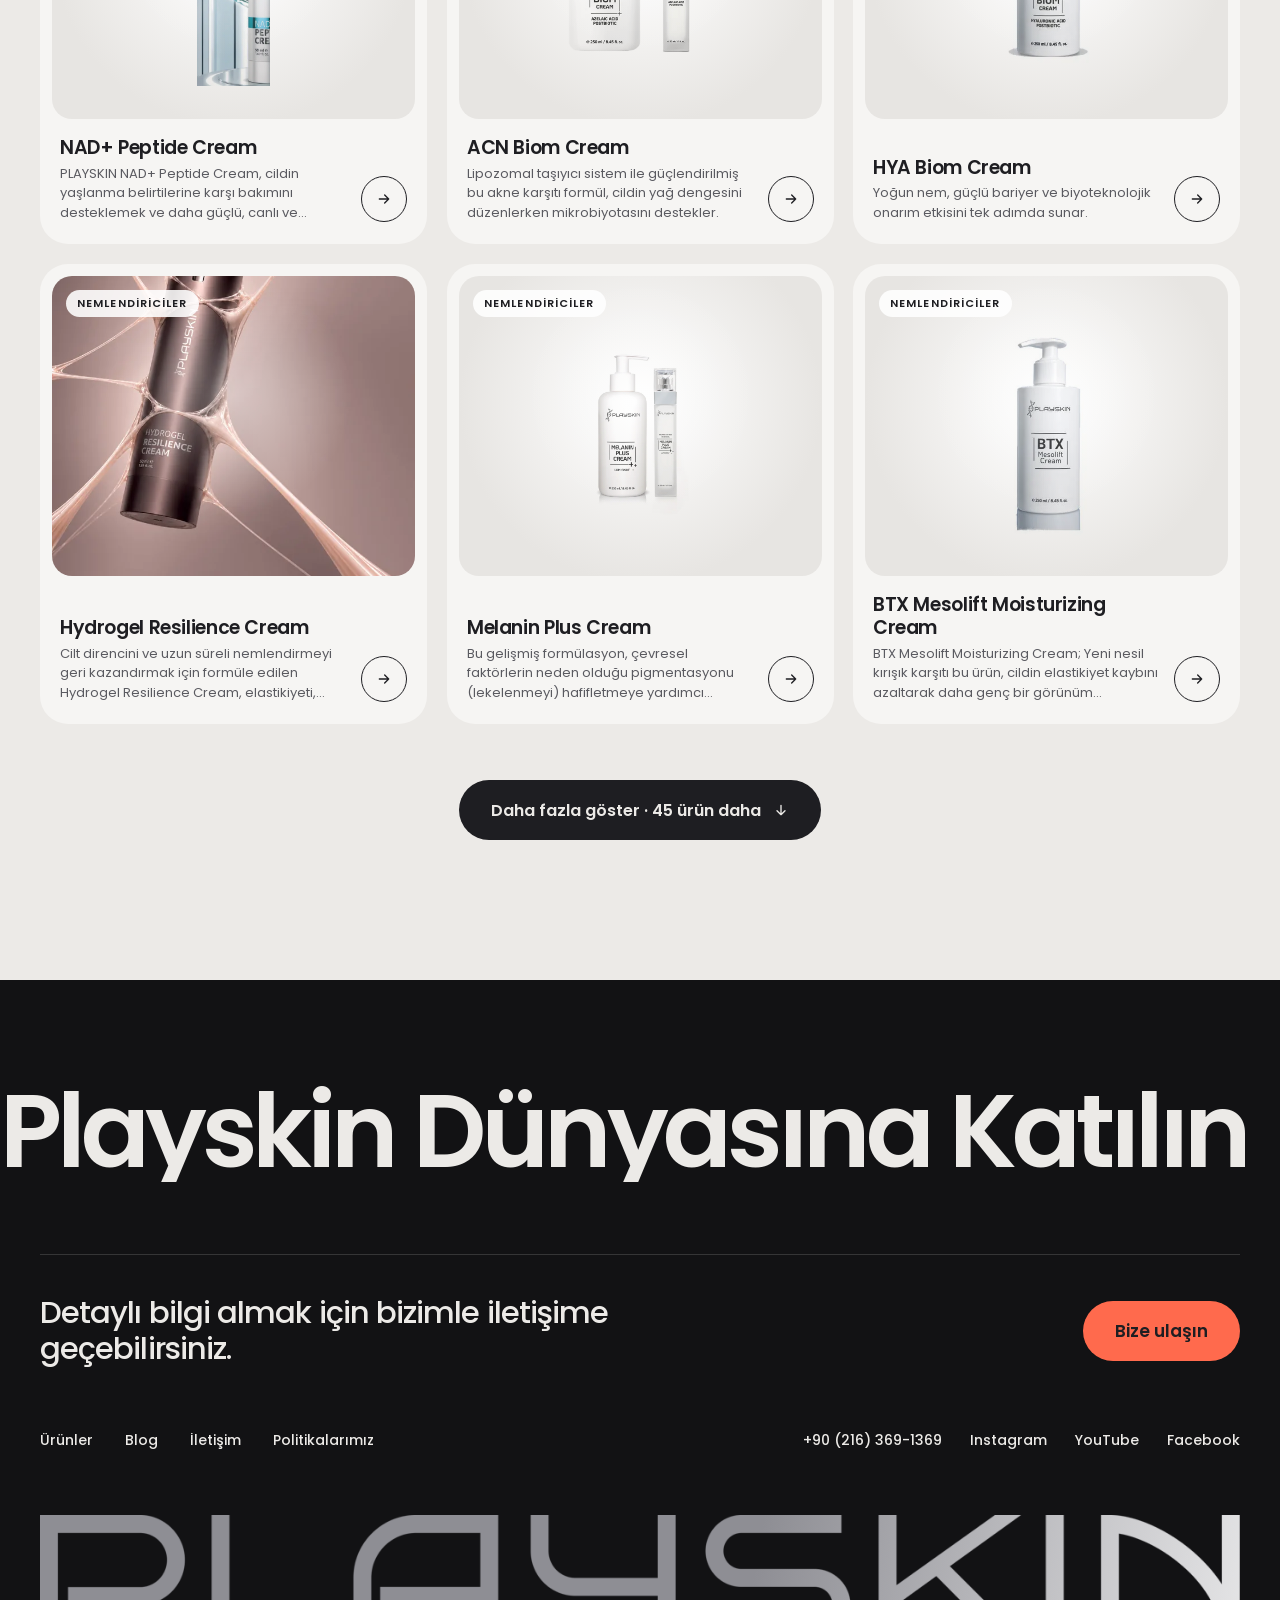
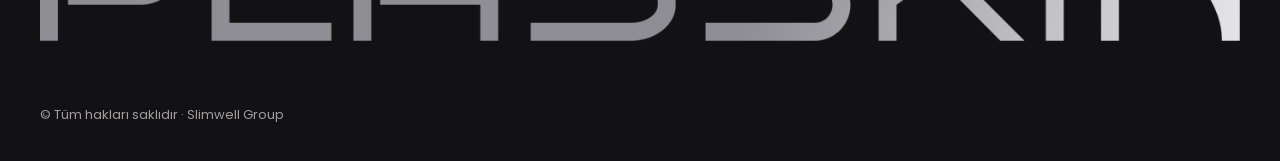
<file: urunler.html>
<!doctype html>
<html lang="tr">
<head>
<meta charset="utf-8">
<meta name="viewport" content="width=device-width, initial-scale=1">
<title>Ürünler · Playskin</title>
<meta name="description" content="PLAYSKIN: lipozom ve eksozom teknolojileriyle geliştirilen profesyonel dermokozmetik bakım. Slimwell Group.">
<meta property="og:title" content="Ürünler · Playskin">
<meta property="og:description" content="PLAYSKIN: lipozom ve eksozom teknolojileriyle geliştirilen profesyonel dermokozmetik bakım. Slimwell Group.">
<meta property="og:image" content="assets/cover-clean.webp">
<link rel="icon" type="image/png" href="assets/favicon.png">
<link rel="preconnect" href="https://fonts.googleapis.com">
<link rel="preconnect" href="https://fonts.gstatic.com" crossorigin>
<link rel="stylesheet" href="https://fonts.googleapis.com/css2?family=Poppins:ital,wght@0,300;0,400;0,500;0,600;0,700;1,300&amp;display=swap">
<style>
[hidden]{display:none !important}
body{margin:0;background:#ECEAE7;color:#1E1E22;font-family:'Poppins',system-ui,-apple-system,'Segoe UI',sans-serif;-webkit-font-smoothing:antialiased}
a{color:inherit}a:hover{color:inherit}
a:focus-visible,button:focus-visible{outline:3px solid #FF6A4D;outline-offset:4px}
.mask{display:inline-block;overflow:hidden;vertical-align:top;padding:0 .02em .1em 0;margin-bottom:-.1em}
.ch{display:inline-block;transform:translateY(115%);animation:ch-up 1.15s cubic-bezier(.16,1,.3,1) forwards}
@keyframes ch-up{from{transform:translateY(115%) rotate(8deg)}to{transform:none}}
.fade-up{opacity:0;transform:translateY(24px);animation:fade-up 1s cubic-bezier(.2,.8,.2,1) forwards}
@keyframes fade-up{to{opacity:1;transform:none}}
.gi{opacity:0;transform:translateY(40px) scale(.97);animation:fade-up .9s cubic-bezier(.2,.8,.2,1) forwards}
.hdr{position:fixed;top:0;left:0;right:0;z-index:50;mix-blend-mode:difference;color:#ECEAE7;pointer-events:none}
.hdr a,.hdr button{pointer-events:auto}
.hl{position:relative;text-decoration:none}
.hl::after{content:"";position:absolute;left:0;right:0;bottom:-5px;height:1.5px;background:currentColor;transform:scaleX(0);transform-origin:100% 50%;transition:transform .45s cubic-bezier(.76,0,.24,1)}
.hl:hover::after,.hl[aria-current="page"]::after{transform:scaleX(1);transform-origin:0 50%}
.ps2-mag{transform:translate(calc(var(--mx,0)*1px),calc(var(--my,0)*1px));transition:transform .55s cubic-bezier(.2,.8,.2,1)}
.ps2-cur{position:fixed;left:0;top:0;width:46px;height:46px;margin:-23px 0 0 -23px;border:1.5px solid #ECEAE7;border-radius:50%;mix-blend-mode:difference;pointer-events:none;z-index:95;will-change:transform}
.ps2-dot{position:fixed;left:0;top:0;width:6px;height:6px;margin:-3px 0 0 -3px;border-radius:50%;background:#ECEAE7;mix-blend-mode:difference;pointer-events:none;z-index:96;will-change:transform}
@media (pointer:coarse){.ps2-cur,.ps2-dot{display:none}}
@media (max-width:760px){.hdr nav .hl{display:none}.hdr>div{padding:18px 20px !important}}
@media (max-width:760px){.hero-fl{transform:scale(.62);transform-origin:100% 40%;opacity:.42}}
.mq-r{animation:mq-r 36s linear infinite}
@keyframes mq-r{from{transform:translateX(-50%)}to{transform:translateX(0)}}
.fl{animation:fl 7s ease-in-out infinite}
@keyframes fl{0%,100%{transform:translateY(0) rotate(0deg)}50%{transform:translateY(-18px) rotate(-3deg)}}
.ps2-tilt{transform:perspective(1000px) rotateX(calc(var(--rx,0)*1deg)) rotateY(calc(var(--ry,0)*1deg));transition:transform .7s cubic-bezier(.2,.8,.2,1)}
.ps2-tilt .shine{background:radial-gradient(circle at calc(var(--sx,50)*1%) calc(var(--sy,40)*1%),rgba(255,255,255,.4),rgba(255,255,255,0) 46%)}
.ps2-tilt .pimg{transition:transform 1s cubic-bezier(.2,.8,.2,1)}
.ps2-tilt:hover .pimg{transform:scale(1.07) translateY(-6px)}
.ps2-tilt .parr{transition:transform .45s cubic-bezier(.2,.8,.2,1),background .35s,color .35s}
.ps2-tilt:hover .parr{transform:rotate(-45deg);background:#1E1E22;color:#ECEAE7}
.chip{transition:background .3s,color .3s,border-color .3s}
.chip:hover{border-color:#1E1E22 !important}
.line .lchip{transition:background .3s,color .3s}
.line .lchip:hover{background:#ECEAE7 !important;color:#1E1E22 !important}
.line .larr{transition:transform .5s cubic-bezier(.2,.8,.2,1)}
.line:hover .larr{transform:rotate(-45deg) scale(1.1)}
.btn{transition:background .35s,color .35s}
.btn:hover{background:#FF6A4D !important;color:#1E1E22 !important}
.logo-sheen{-webkit-mask-image:url(assets/logo-light.png);mask-image:url(assets/logo-light.png);-webkit-mask-size:contain;mask-size:contain;-webkit-mask-repeat:no-repeat;mask-repeat:no-repeat;-webkit-mask-position:center;mask-position:center;background:linear-gradient(100deg,#8E8E94 20%,#FFFFFF 38%,#B9A6FF 48%,#FF8A6B 56%,#FFFFFF 64%,#8E8E94 80%);background-size:300% 100%;animation:sheen 7s linear infinite}
@keyframes sheen{from{background-position:100% 0}to{background-position:-200% 0}}
.menu{animation:menu-in 1s cubic-bezier(.76,0,.24,1) both}
@keyframes menu-in{from{clip-path:circle(0% at calc(100% - 80px) 46px)}to{clip-path:circle(160% at calc(100% - 80px) 46px)}}
.mi{display:inline-block;transform:translateY(115%);animation:ch-up 1s cubic-bezier(.16,1,.3,1) forwards}
@supports (animation-timeline: view()){.rv{animation:rv linear both;animation-timeline:view();animation-range:entry 0% cover 30%}}
@keyframes rv{from{opacity:0;transform:translateY(70px)}to{opacity:1;transform:none}}
@media (prefers-reduced-motion: reduce){*,*::before,*::after{animation-duration:.01ms !important;animation-iteration-count:1 !important;transition:none !important}.ch,.mi{transform:none}.fade-up,.gi{opacity:1;transform:none}}
</style>
<script src="assets/site.js" defer></script>
</head>
<body>
<div style="background: #ECEAE7; color: #1E1E22; overflow-x: clip">

<div class="ps2-cur" aria-hidden="true" style="transform: translate3d(-100px,-100px,0)"></div>
<div class="ps2-dot" aria-hidden="true" style="transform: translate3d(-100px,-100px,0)"></div>

<header class="hdr">
<div style="max-width: 1440px; margin: 0 auto; padding: 26px 40px; box-sizing: border-box; display: flex; align-items: center; justify-content: space-between; gap: 24px">
<a href="index.html" aria-label="Playskin ana sayfa" style="display: block; line-height: 0"><img src="assets/logo-light.png" alt="Playskin" style="height: 22px; width: auto"></a>
<nav aria-label="Hızlı menü" style="display: flex; align-items: center; gap: 30px; font-size: 14px; font-weight: 500">
<a class="hl" href="urunler.html" aria-current="page">Ürünler</a>
<a class="hl" href="laboratuvar.html">Laboratuvarımız</a>
<a class="hl" href="iletisim.html">İletişim</a>
<button type="button" data-act="menu-toggle" aria-expanded="false" class="ps2-mag" style="display: inline-flex; align-items: center; gap: 10px; min-height: 48px; padding: 0 22px; border-radius: 999px; border: 1.5px solid currentColor; background: transparent; color: inherit; font: inherit; font-weight: 600; cursor: pointer"><span style="display: flex; flex-direction: column; gap: 4px"><span style="display: block; width: 18px; height: 1.5px; background: currentColor"></span><span style="display: block; width: 12px; height: 1.5px; background: currentColor"></span></span>Menü</button>
</nav>
</div>
</header>

<div data-menu hidden>
<div class="menu" role="dialog" aria-modal="true" aria-label="Menü" style="position: fixed; inset: 0; z-index: 80; background: #121214; color: #ECEAE7; overflow: auto">
<img aria-hidden="true" class="fl" src="assets/molecule-silver.webp" alt="" style="position: absolute; right: 6%; top: 22%; width: min(420px, 40vw); height: auto; opacity: .55; animation-duration: 9s">
<div style="position: relative; max-width: 1440px; min-height: 100%; margin: 0 auto; padding: 26px 40px 40px; box-sizing: border-box; display: flex; flex-direction: column; gap: 48px">
<div style="display: flex; justify-content: space-between; align-items: center">
<img src="assets/logo-light.png" alt="Playskin" style="height: 22px; width: auto">
<button type="button" data-act="menu-close" class="ps2-mag" style="display: inline-flex; align-items: center; gap: 10px; min-height: 48px; padding: 0 22px; border-radius: 999px; border: 1.5px solid #ECEAE7; background: transparent; color: #ECEAE7; font: inherit; font-weight: 600; cursor: pointer"><svg aria-hidden="true" width="16" height="16" viewBox="0 0 24 24" fill="none" stroke="currentColor" stroke-width="2.2" stroke-linecap="round"><path d="M5 5l14 14M19 5L5 19"></path></svg>Kapat</button>
</div>
<nav aria-label="Ana menü" style="display: flex; flex-direction: column; gap: 2px; font-weight: 500; font-size: clamp(2.4rem, 5.6vw, 5.2rem); line-height: 1.08; letter-spacing: -0.035em">
<a href="index.html" style="display: flex; align-items: baseline; gap: 20px; text-decoration: none"><span style="font-size: 13px; font-weight: 600; letter-spacing: 0; color: #FF8A6B">01</span><span class="mask"><span class="mi" style="animation-delay: .25s">Ana Sayfa</span></span></a>
<a href="hakkimizda.html" style="display: flex; align-items: baseline; gap: 20px; text-decoration: none"><span style="font-size: 13px; font-weight: 600; letter-spacing: 0; color: #FF8A6B">02</span><span class="mask"><span class="mi" style="animation-delay: .32s">Hakkımızda</span></span></a>
<a href="urunler.html" data-act="menu-close" style="display: flex; align-items: baseline; gap: 20px; text-decoration: none"><span style="font-size: 13px; font-weight: 600; letter-spacing: 0; color: #FF8A6B">03</span><span class="mask"><span class="mi" style="animation-delay: .39s">Ürünler</span></span></a>
<a href="laboratuvar.html" style="display: flex; align-items: baseline; gap: 20px; text-decoration: none"><span style="font-size: 13px; font-weight: 600; letter-spacing: 0; color: #FF8A6B">04</span><span class="mask"><span class="mi" style="animation-delay: .46s">Laboratuvarımız</span></span></a>
<a href="blog.html" style="display: flex; align-items: baseline; gap: 20px; text-decoration: none"><span style="font-size: 13px; font-weight: 600; letter-spacing: 0; color: #FF8A6B">05</span><span class="mask"><span class="mi" style="animation-delay: .53s">Blog</span></span></a>
<a href="iletisim.html" style="display: flex; align-items: baseline; gap: 20px; text-decoration: none"><span style="font-size: 13px; font-weight: 600; letter-spacing: 0; color: #FF8A6B">06</span><span class="mask"><span class="mi" style="animation-delay: .6s">İletişim</span></span></a>
</nav>
<div style="margin-top: auto; display: flex; flex-wrap: wrap; justify-content: space-between; gap: 16px 40px; font-size: 14px; font-weight: 500; color: rgba(236,234,231,.8)">
<a class="hl" href="tel:+902163691369">+90 (216) 369-1369</a>
<a class="hl" href="mailto:info@playskin.com.tr">info@playskin.com.tr</a>
<div style="display: flex; gap: 28px"><a class="hl" href="#">Instagram</a><a class="hl" href="#">YouTube</a><a class="hl" href="#">Facebook</a></div>
</div>
</div>
</div>
</div>

<main>

<section data-par="" aria-label="Ürünler" style="position: relative; height: max(620px, min(820px, 100vh)); overflow: hidden; background: radial-gradient(ellipse at 70% 50%, #F6F5F4 0%, #E2E0DE 55%, #D2CFCF 100%)">
<div aria-hidden="true" class="hero-fl" style="position: absolute; inset: 0">
<div style="position: absolute; right: 30%; top: 18%; width: 170px; transform: translate(calc(var(--cx, 0) * -30px), calc(var(--cy, 0) * -20px)); transition: transform .9s cubic-bezier(.2,.8,.2,1)"><img class="fade-up" src="assets/nad-cream.webp" alt="" style="width: 100%; height: auto; mix-blend-mode: multiply; animation-delay: .3s"></div>
<div style="position: absolute; right: 8%; top: 14%; width: 280px; transform: translate(calc(var(--cx, 0) * -14px), calc(var(--cy, 0) * -10px)); transition: transform .9s cubic-bezier(.2,.8,.2,1)"><img class="fade-up" src="assets/glow-cushion.webp" alt="" style="width: 100%; height: auto; animation-delay: .45s"></div>
<div style="position: absolute; right: 14%; bottom: 10%; width: 230px; transform: translate(calc(var(--cx, 0) * -40px), calc(var(--cy, 0) * -26px)); transition: transform .9s cubic-bezier(.2,.8,.2,1)"><img class="fade-up" src="assets/cica-shield.webp" alt="" style="width: 100%; height: auto; mix-blend-mode: multiply; animation-delay: .6s"></div>
<div style="position: absolute; right: 40%; bottom: 14%; width: 200px; transform: translate(calc(var(--cx, 0) * -22px), calc(var(--cy, 0) * -16px)); transition: transform .9s cubic-bezier(.2,.8,.2,1)"><img class="fade-up" src="assets/hya-biom.webp" alt="" style="width: 100%; height: auto; mix-blend-mode: multiply; animation-delay: .75s"></div>
<img class="fl" src="assets/molecule-silver.webp" alt="" style="position: absolute; right: 2%; bottom: 36%; width: 120px; height: auto; animation-duration: 9s">
</div>
<div style="position: relative; height: 100%; max-width: 1440px; margin: 0 auto; padding: 130px 40px 48px; box-sizing: border-box; display: flex; flex-direction: column; justify-content: space-between; pointer-events: none">
<p class="fade-up" style="margin: 0; display: inline-flex; align-items: center; gap: 12px; font-size: 12px; font-weight: 600; letter-spacing: .24em; animation-delay: .1s"><span aria-hidden="true" style="width: 28px; height: 1.5px; background: currentColor"></span>KABİN VE EV DEVAM ÜRÜNLERİ</p>
<div style="display: flex; flex-direction: column; gap: 20px">
<h1 style="margin: 0; font-weight: 600; font-size: clamp(4rem, 13vw, 13rem); line-height: .86; letter-spacing: -0.06em"><span class="mask"><span class="ch" style="animation-delay: .2s">Ürünler</span></span><span class="mask"><span class="ch" style="animation-delay: .32s; color: #FF6A4D">.</span></span></h1>
<p class="fade-up" style="margin: 0; max-width: 460px; font-size: 16px; line-height: 1.7; color: #4A4A50; animation-delay: .6s">Lipozom ve eksozom teknolojileriyle geliştirilen profesyonel bakım ürünleri.</p>
</div>
</div>
</section>

<section aria-label="Ürün hatları" style="padding: 100px 40px 40px">
<div style="max-width: 1440px; margin: 0 auto; display: grid; grid-template-columns: repeat(auto-fit, minmax(min(520px, 100%), 1fr)); gap: 24px">
<div class="line rv" style="position: relative; overflow: hidden; min-height: 460px; box-sizing: border-box; padding: 40px; border-radius: 36px; background: #121214; color: #ECEAE7; display: flex; flex-direction: column; justify-content: space-between; gap: 32px">
<img aria-hidden="true" class="fl" src="assets/lab-render.webp" alt="" style="position: absolute; right: -40px; top: -30px; width: 300px; height: auto; opacity: .35; border-radius: 24px; animation-duration: 10s">
<div style="position: relative; display: flex; justify-content: space-between; align-items: flex-start; gap: 20px">
<div style="display: flex; flex-direction: column; gap: 10px"><span style="font-size: 12px; font-weight: 600; letter-spacing: .24em; color: #FF8A6B">09 KATEGORİ</span><h2 style="margin: 0; font-weight: 600; font-size: clamp(2.4rem, 4vw, 4rem); line-height: 1; letter-spacing: -0.045em">Kabin Ürünleri</h2></div>
<span aria-hidden="true" class="larr" style="flex: none; display: flex; align-items: center; justify-content: center; width: 64px; height: 64px; border-radius: 50%; background: #ECEAE7; color: #1E1E22"><svg width="22" height="22" viewBox="0 0 24 24" fill="none" stroke="currentColor" stroke-width="2" stroke-linecap="round" stroke-linejoin="round"><path d="M5 12h14M13 6l6 6-6 6"></path></svg></span>
</div>
<div style="position: relative; display: flex; flex-wrap: wrap; gap: 10px">
<a class="lchip" href="#katalog" style="padding: 10px 18px; border-radius: 999px; border: 1px solid rgba(236,234,231,.35); text-decoration: none; font-size: 14px; font-weight: 500">Mezoterapi</a>
<a class="lchip" href="#katalog" style="padding: 10px 18px; border-radius: 999px; border: 1px solid rgba(236,234,231,.35); text-decoration: none; font-size: 14px; font-weight: 500">Temizleyiciler</a>
<a class="lchip" href="#katalog" style="padding: 10px 18px; border-radius: 999px; border: 1px solid rgba(236,234,231,.35); text-decoration: none; font-size: 14px; font-weight: 500">Serumlar</a>
<a class="lchip" href="#katalog" style="padding: 10px 18px; border-radius: 999px; border: 1px solid rgba(236,234,231,.35); text-decoration: none; font-size: 14px; font-weight: 500">Peelingler</a>
<a class="lchip" href="#katalog" style="padding: 10px 18px; border-radius: 999px; border: 1px solid rgba(236,234,231,.35); text-decoration: none; font-size: 14px; font-weight: 500">Güneş Ürünleri</a>
<a class="lchip" href="#katalog" style="padding: 10px 18px; border-radius: 999px; border: 1px solid rgba(236,234,231,.35); text-decoration: none; font-size: 14px; font-weight: 500">Vücut Bakımı</a>
<a class="lchip" href="#katalog" style="padding: 10px 18px; border-radius: 999px; border: 1px solid rgba(236,234,231,.35); text-decoration: none; font-size: 14px; font-weight: 500">Nemlendiriciler</a>
<a class="lchip" href="#katalog" style="padding: 10px 18px; border-radius: 999px; border: 1px solid rgba(236,234,231,.35); text-decoration: none; font-size: 14px; font-weight: 500">Göz Bakımı</a>
<a class="lchip" href="#katalog" style="padding: 10px 18px; border-radius: 999px; border: 1px solid rgba(236,234,231,.35); text-decoration: none; font-size: 14px; font-weight: 500">Maskeler</a>
</div>
</div>
<div class="line rv" style="position: relative; overflow: hidden; min-height: 460px; box-sizing: border-box; padding: 40px; border-radius: 36px; background: #FF8A6B; color: #1E1E22; display: flex; flex-direction: column; justify-content: space-between; gap: 32px">
<img aria-hidden="true" class="fl" src="assets/cc-cream.webp" alt="" style="position: absolute; right: 20px; top: -10px; width: 150px; height: auto; mix-blend-mode: multiply; animation-duration: 8s">
<div style="position: relative; display: flex; justify-content: space-between; align-items: flex-start; gap: 20px">
<div style="display: flex; flex-direction: column; gap: 10px"><span style="font-size: 12px; font-weight: 600; letter-spacing: .24em">08 KATEGORİ</span><h2 style="margin: 0; font-weight: 600; font-size: clamp(2.4rem, 4vw, 4rem); line-height: 1; letter-spacing: -0.045em">Ev Devam Ürünleri</h2></div>
</div>
<div style="position: relative; display: flex; flex-wrap: wrap; gap: 10px">
<a class="lchip" href="#katalog" style="padding: 10px 18px; border-radius: 999px; border: 1px solid rgba(30,30,34,.4); text-decoration: none; font-size: 14px; font-weight: 500">Temizleyiciler</a>
<a class="lchip" href="#katalog" style="padding: 10px 18px; border-radius: 999px; border: 1px solid rgba(30,30,34,.4); text-decoration: none; font-size: 14px; font-weight: 500">Serumlar</a>
<a class="lchip" href="#katalog" style="padding: 10px 18px; border-radius: 999px; border: 1px solid rgba(30,30,34,.4); text-decoration: none; font-size: 14px; font-weight: 500">Peelingler</a>
<a class="lchip" href="#katalog" style="padding: 10px 18px; border-radius: 999px; border: 1px solid rgba(30,30,34,.4); text-decoration: none; font-size: 14px; font-weight: 500">Güneş Ürünleri</a>
<a class="lchip" href="#katalog" style="padding: 10px 18px; border-radius: 999px; border: 1px solid rgba(30,30,34,.4); text-decoration: none; font-size: 14px; font-weight: 500">Vücut Bakımı</a>
<a class="lchip" href="#katalog" style="padding: 10px 18px; border-radius: 999px; border: 1px solid rgba(30,30,34,.4); text-decoration: none; font-size: 14px; font-weight: 500">Nemlendiriciler</a>
<a class="lchip" href="#katalog" style="padding: 10px 18px; border-radius: 999px; border: 1px solid rgba(30,30,34,.4); text-decoration: none; font-size: 14px; font-weight: 500">Göz Bakımı</a>
<a class="lchip" href="#katalog" style="padding: 10px 18px; border-radius: 999px; border: 1px solid rgba(30,30,34,.4); text-decoration: none; font-size: 14px; font-weight: 500">Maskeler</a>
</div>
</div>
</div>
</section>

<section id="katalog" aria-labelledby="katalog-baslik" style="padding: 100px 40px 140px">
<div style="max-width: 1440px; margin: 0 auto; display: flex; flex-direction: column; gap: 36px">
<div class="rv" style="display: flex; flex-wrap: wrap; justify-content: space-between; align-items: flex-end; gap: 20px">
<h2 id="katalog-baslik" style="margin: 0; font-weight: 600; font-size: clamp(2.4rem, 4.6vw, 4.6rem); line-height: 1; letter-spacing: -0.045em">Katalog</h2>
<p role="status" data-count style="margin: 0; font-size: 13px; font-weight: 600; letter-spacing: .2em; color: #5A5A60">69 ÜRÜN</p>
</div>
<div role="group" aria-label="Seriye göre filtrele" style="display: flex; flex-wrap: wrap; gap: 10px">

<button type="button" class="chip" data-cat="Tümü" aria-pressed="true" style="min-height: 44px; padding: 0 20px; border-radius: 999px; border: 1.5px solid #1E1E22; background: #1E1E22; color: #ECEAE7; font: inherit; font-size: 14px; font-weight: 500; cursor: pointer">Tümü</button>

<button type="button" class="chip" data-cat="Mezoterapi" aria-pressed="false" style="min-height: 44px; padding: 0 20px; border-radius: 999px; border: 1.5px solid rgba(30,30,34,.25); background: transparent; color: #1E1E22; font: inherit; font-size: 14px; font-weight: 500; cursor: pointer">Mezoterapi</button>

<button type="button" class="chip" data-cat="Serumlar" aria-pressed="false" style="min-height: 44px; padding: 0 20px; border-radius: 999px; border: 1.5px solid rgba(30,30,34,.25); background: transparent; color: #1E1E22; font: inherit; font-size: 14px; font-weight: 500; cursor: pointer">Serumlar</button>

<button type="button" class="chip" data-cat="Nemlendiriciler" aria-pressed="false" style="min-height: 44px; padding: 0 20px; border-radius: 999px; border: 1.5px solid rgba(30,30,34,.25); background: transparent; color: #1E1E22; font: inherit; font-size: 14px; font-weight: 500; cursor: pointer">Nemlendiriciler</button>

<button type="button" class="chip" data-cat="Temizleyiciler" aria-pressed="false" style="min-height: 44px; padding: 0 20px; border-radius: 999px; border: 1.5px solid rgba(30,30,34,.25); background: transparent; color: #1E1E22; font: inherit; font-size: 14px; font-weight: 500; cursor: pointer">Temizleyiciler</button>

<button type="button" class="chip" data-cat="Peelingler" aria-pressed="false" style="min-height: 44px; padding: 0 20px; border-radius: 999px; border: 1.5px solid rgba(30,30,34,.25); background: transparent; color: #1E1E22; font: inherit; font-size: 14px; font-weight: 500; cursor: pointer">Peelingler</button>

<button type="button" class="chip" data-cat="Güneş Ürünleri" aria-pressed="false" style="min-height: 44px; padding: 0 20px; border-radius: 999px; border: 1.5px solid rgba(30,30,34,.25); background: transparent; color: #1E1E22; font: inherit; font-size: 14px; font-weight: 500; cursor: pointer">Güneş Ürünleri</button>

<button type="button" class="chip" data-cat="Vücut Bakımı" aria-pressed="false" style="min-height: 44px; padding: 0 20px; border-radius: 999px; border: 1.5px solid rgba(30,30,34,.25); background: transparent; color: #1E1E22; font: inherit; font-size: 14px; font-weight: 500; cursor: pointer">Vücut Bakımı</button>

<button type="button" class="chip" data-cat="Göz Bakımı" aria-pressed="false" style="min-height: 44px; padding: 0 20px; border-radius: 999px; border: 1.5px solid rgba(30,30,34,.25); background: transparent; color: #1E1E22; font: inherit; font-size: 14px; font-weight: 500; cursor: pointer">Göz Bakımı</button>

<button type="button" class="chip" data-cat="Maskeler" aria-pressed="false" style="min-height: 44px; padding: 0 20px; border-radius: 999px; border: 1.5px solid rgba(30,30,34,.25); background: transparent; color: #1E1E22; font: inherit; font-size: 14px; font-weight: 500; cursor: pointer">Maskeler</button>

</div>
<div style="display: grid; grid-template-columns: repeat(auto-fill, minmax(min(300px, 100%), 1fr)); gap: 20px">

<a href="urun.html" class="ps2-tilt gi" data-series="Mezoterapi" style="display: flex; flex-direction: column; gap: 18px; padding: 12px 12px 22px; border-radius: 28px; background: #F6F5F3; text-decoration: none; color: #1E1E22; animation-delay: 0.00s">
<div style="position: relative; height: 300px; border-radius: 20px; overflow: hidden; background: radial-gradient(circle at 50% 42%, #FFFFFF, #E7E5E2 72%); display: flex; align-items: center; justify-content: center">
<img class="pimg" src="assets/exoyouth-box.webp" alt="Exoyouth Lifting Complex" loading="lazy" style="width: 78%; height: 78%; object-fit: contain; mix-blend-mode: multiply">
<div aria-hidden="true" class="shine" style="position: absolute; inset: 0"></div>
<span style="position: absolute; left: 14px; top: 14px; padding: 5px 11px; border-radius: 999px; background: rgba(255,255,255,.88); font-size: 11px; font-weight: 600; letter-spacing: .1em">MEZOTERAPİ</span>
</div>
<div style="display: flex; justify-content: space-between; align-items: flex-end; gap: 12px; padding: 0 8px; flex: 1">
<div style="display: flex; flex-direction: column; gap: 4px"><h3 style="margin: 0; font-weight: 600; font-size: 19px; line-height: 1.2; letter-spacing: -0.02em">Exoyouth Lifting Complex</h3><span style="font-size: 13px; line-height: 1.5; color: #5A5A60; display: -webkit-box; -webkit-line-clamp: 3; -webkit-box-orient: vertical; overflow: hidden">Cildin sıkılık ve elastikiyet görünümünü destekleyerek ince çizgi, kırışıklık ve sarkma görünümünün azalmasına yardımcı olur.</span></div>
<span aria-hidden="true" class="parr" style="flex: none; display: flex; align-items: center; justify-content: center; width: 44px; height: 44px; border-radius: 50%; border: 1.5px solid #1E1E22"><svg width="16" height="16" viewBox="0 0 24 24" fill="none" stroke="currentColor" stroke-width="2" stroke-linecap="round" stroke-linejoin="round"><path d="M5 12h14M13 6l6 6-6 6"></path></svg></span>
</div>
</a>

<a href="urun.html" class="ps2-tilt gi" data-series="Mezoterapi" style="display: flex; flex-direction: column; gap: 18px; padding: 12px 12px 22px; border-radius: 28px; background: #F6F5F3; text-decoration: none; color: #1E1E22; animation-delay: 0.04s">
<div style="position: relative; height: 300px; border-radius: 20px; overflow: hidden; background: radial-gradient(circle at 50% 42%, #FFFFFF, #E7E5E2 72%); display: flex; align-items: center; justify-content: center">
<img class="pimg" src="assets/exoglow-box.webp" alt="Exoglow Vitamin Fusion Complex" loading="lazy" style="width: 78%; height: 78%; object-fit: contain; mix-blend-mode: multiply">
<div aria-hidden="true" class="shine" style="position: absolute; inset: 0"></div>
<span style="position: absolute; left: 14px; top: 14px; padding: 5px 11px; border-radius: 999px; background: rgba(255,255,255,.88); font-size: 11px; font-weight: 600; letter-spacing: .1em">MEZOTERAPİ</span>
</div>
<div style="display: flex; justify-content: space-between; align-items: flex-end; gap: 12px; padding: 0 8px; flex: 1">
<div style="display: flex; flex-direction: column; gap: 4px"><h3 style="margin: 0; font-weight: 600; font-size: 19px; line-height: 1.2; letter-spacing: -0.02em">Exoglow Vitamin Fusion Complex</h3><span style="font-size: 13px; line-height: 1.5; color: #5A5A60; display: -webkit-box; -webkit-line-clamp: 3; -webkit-box-orient: vertical; overflow: hidden">Matlık, nem kaybı, ton eşitsizliği ve leke görünümüne yönelik geliştirilen Meadow Glow Vitamin Fusion Complex, ProliCell® Meadow Glow desteğiyle…</span></div>
<span aria-hidden="true" class="parr" style="flex: none; display: flex; align-items: center; justify-content: center; width: 44px; height: 44px; border-radius: 50%; border: 1.5px solid #1E1E22"><svg width="16" height="16" viewBox="0 0 24 24" fill="none" stroke="currentColor" stroke-width="2" stroke-linecap="round" stroke-linejoin="round"><path d="M5 12h14M13 6l6 6-6 6"></path></svg></span>
</div>
</a>

<a href="urun.html" class="ps2-tilt gi" data-series="Mezoterapi" style="display: flex; flex-direction: column; gap: 18px; padding: 12px 12px 22px; border-radius: 28px; background: #F6F5F3; text-decoration: none; color: #1E1E22; animation-delay: 0.08s">
<div style="position: relative; height: 300px; border-radius: 20px; overflow: hidden; background: radial-gradient(circle at 50% 42%, #FFFFFF, #E7E5E2 72%); display: flex; align-items: center; justify-content: center">
<img class="pimg" src="assets/exobiom-box.webp" alt="Exobiom Repair Complex" loading="lazy" style="width: 78%; height: 78%; object-fit: contain; mix-blend-mode: multiply">
<div aria-hidden="true" class="shine" style="position: absolute; inset: 0"></div>
<span style="position: absolute; left: 14px; top: 14px; padding: 5px 11px; border-radius: 999px; background: rgba(255,255,255,.88); font-size: 11px; font-weight: 600; letter-spacing: .1em">MEZOTERAPİ</span>
</div>
<div style="display: flex; justify-content: space-between; align-items: flex-end; gap: 12px; padding: 0 8px; flex: 1">
<div style="display: flex; flex-direction: column; gap: 4px"><h3 style="margin: 0; font-weight: 600; font-size: 19px; line-height: 1.2; letter-spacing: -0.02em">Exobiom Repair Complex</h3><span style="font-size: 13px; line-height: 1.5; color: #5A5A60; display: -webkit-box; -webkit-line-clamp: 3; -webkit-box-orient: vertical; overflow: hidden">Prolicell Centella, EGF, hyalüronik asit, Physiogenyl, betain, allantoin, panthenol, C ve E vitaminleri ile zenginleştirilen bu yoğun bakım…</span></div>
<span aria-hidden="true" class="parr" style="flex: none; display: flex; align-items: center; justify-content: center; width: 44px; height: 44px; border-radius: 50%; border: 1.5px solid #1E1E22"><svg width="16" height="16" viewBox="0 0 24 24" fill="none" stroke="currentColor" stroke-width="2" stroke-linecap="round" stroke-linejoin="round"><path d="M5 12h14M13 6l6 6-6 6"></path></svg></span>
</div>
</a>

<a href="urun.html" class="ps2-tilt gi" data-series="Mezoterapi" style="display: flex; flex-direction: column; gap: 18px; padding: 12px 12px 22px; border-radius: 28px; background: #F6F5F3; text-decoration: none; color: #1E1E22; animation-delay: 0.12s">
<div style="position: relative; height: 300px; border-radius: 20px; overflow: hidden; background: radial-gradient(circle at 50% 42%, #FFFFFF, #E7E5E2 72%); display: flex; align-items: center; justify-content: center">
<img class="pimg" src="assets/hiq-box.webp" alt="H-IQ Biotechnology" loading="lazy" style="width: 78%; height: 78%; object-fit: contain; mix-blend-mode: multiply">
<div aria-hidden="true" class="shine" style="position: absolute; inset: 0"></div>
<span style="position: absolute; left: 14px; top: 14px; padding: 5px 11px; border-radius: 999px; background: rgba(255,255,255,.88); font-size: 11px; font-weight: 600; letter-spacing: .1em">MEZOTERAPİ</span>
</div>
<div style="display: flex; justify-content: space-between; align-items: flex-end; gap: 12px; padding: 0 8px; flex: 1">
<div style="display: flex; flex-direction: column; gap: 4px"><h3 style="margin: 0; font-weight: 600; font-size: 19px; line-height: 1.2; letter-spacing: -0.02em">H-IQ Biotechnology</h3><span style="font-size: 13px; line-height: 1.5; color: #5A5A60; display: -webkit-box; -webkit-line-clamp: 3; -webkit-box-orient: vertical; overflow: hidden">Hücresel düzeyde ileri yaşlanma belirtileri ve nem kaybını hedeflemek üzere geliştirilen H-IQ Biotechnology, yüksek performanslı hyaluronik asidi…</span></div>
<span aria-hidden="true" class="parr" style="flex: none; display: flex; align-items: center; justify-content: center; width: 44px; height: 44px; border-radius: 50%; border: 1.5px solid #1E1E22"><svg width="16" height="16" viewBox="0 0 24 24" fill="none" stroke="currentColor" stroke-width="2" stroke-linecap="round" stroke-linejoin="round"><path d="M5 12h14M13 6l6 6-6 6"></path></svg></span>
</div>
</a>

<a href="urun.html" class="ps2-tilt gi" data-series="Mezoterapi" style="display: flex; flex-direction: column; gap: 18px; padding: 12px 12px 22px; border-radius: 28px; background: #F6F5F3; text-decoration: none; color: #1E1E22; animation-delay: 0.16s">
<div style="position: relative; height: 300px; border-radius: 20px; overflow: hidden; background: radial-gradient(circle at 50% 42%, #FFFFFF, #E7E5E2 72%); display: flex; align-items: center; justify-content: center">
<img class="pimg" src="assets/p-hair-cocktail-complex.webp" alt="Hair Cocktail Complex" loading="lazy" style="width: 78%; height: 78%; object-fit: contain; mix-blend-mode: multiply">
<div aria-hidden="true" class="shine" style="position: absolute; inset: 0"></div>
<span style="position: absolute; left: 14px; top: 14px; padding: 5px 11px; border-radius: 999px; background: rgba(255,255,255,.88); font-size: 11px; font-weight: 600; letter-spacing: .1em">MEZOTERAPİ</span>
</div>
<div style="display: flex; justify-content: space-between; align-items: flex-end; gap: 12px; padding: 0 8px; flex: 1">
<div style="display: flex; flex-direction: column; gap: 4px"><h3 style="margin: 0; font-weight: 600; font-size: 19px; line-height: 1.2; letter-spacing: -0.02em">Hair Cocktail Complex</h3><span style="font-size: 13px; line-height: 1.5; color: #5A5A60; display: -webkit-box; -webkit-line-clamp: 3; -webkit-box-orient: vertical; overflow: hidden">Bu gelişmiş formül, aktif olmayan saç hücrelerini uyarır ve saç incelmesi ve saç dökülmesi durumlarında etkili bir bakım çözümü sunar.</span></div>
<span aria-hidden="true" class="parr" style="flex: none; display: flex; align-items: center; justify-content: center; width: 44px; height: 44px; border-radius: 50%; border: 1.5px solid #1E1E22"><svg width="16" height="16" viewBox="0 0 24 24" fill="none" stroke="currentColor" stroke-width="2" stroke-linecap="round" stroke-linejoin="round"><path d="M5 12h14M13 6l6 6-6 6"></path></svg></span>
</div>
</a>

<a href="urun.html" class="ps2-tilt gi" data-series="Mezoterapi" style="display: flex; flex-direction: column; gap: 18px; padding: 12px 12px 22px; border-radius: 28px; background: #F6F5F3; text-decoration: none; color: #1E1E22; animation-delay: 0.20s">
<div style="position: relative; height: 300px; border-radius: 20px; overflow: hidden; background: radial-gradient(circle at 50% 42%, #FFFFFF, #E7E5E2 72%); display: flex; align-items: center; justify-content: center">
<img class="pimg" src="assets/p-acne-complex.webp" alt="Acne Complex" loading="lazy" style="width: 78%; height: 78%; object-fit: contain; mix-blend-mode: multiply">
<div aria-hidden="true" class="shine" style="position: absolute; inset: 0"></div>
<span style="position: absolute; left: 14px; top: 14px; padding: 5px 11px; border-radius: 999px; background: rgba(255,255,255,.88); font-size: 11px; font-weight: 600; letter-spacing: .1em">MEZOTERAPİ</span>
</div>
<div style="display: flex; justify-content: space-between; align-items: flex-end; gap: 12px; padding: 0 8px; flex: 1">
<div style="display: flex; flex-direction: column; gap: 4px"><h3 style="margin: 0; font-weight: 600; font-size: 19px; line-height: 1.2; letter-spacing: -0.02em">Acne Complex</h3><span style="font-size: 13px; line-height: 1.5; color: #5A5A60; display: -webkit-box; -webkit-line-clamp: 3; -webkit-box-orient: vertical; overflow: hidden">Yağlı, akneye eğilimli ve problemli ciltler için özel olarak geliştirilen Acne Complex, cildin nem dengesini sağlayarak, cildin sebum dengesinin…</span></div>
<span aria-hidden="true" class="parr" style="flex: none; display: flex; align-items: center; justify-content: center; width: 44px; height: 44px; border-radius: 50%; border: 1.5px solid #1E1E22"><svg width="16" height="16" viewBox="0 0 24 24" fill="none" stroke="currentColor" stroke-width="2" stroke-linecap="round" stroke-linejoin="round"><path d="M5 12h14M13 6l6 6-6 6"></path></svg></span>
</div>
</a>

<a href="urun.html" class="ps2-tilt gi" data-series="Mezoterapi" style="display: flex; flex-direction: column; gap: 18px; padding: 12px 12px 22px; border-radius: 28px; background: #F6F5F3; text-decoration: none; color: #1E1E22; animation-delay: 0.24s">
<div style="position: relative; height: 300px; border-radius: 20px; overflow: hidden; background: radial-gradient(circle at 50% 42%, #FFFFFF, #E7E5E2 72%); display: flex; align-items: center; justify-content: center">
<img class="pimg" src="assets/hyaluronic-box.webp" alt="Hyaluronic Acid Complex" loading="lazy" style="width: 78%; height: 78%; object-fit: contain; mix-blend-mode: multiply">
<div aria-hidden="true" class="shine" style="position: absolute; inset: 0"></div>
<span style="position: absolute; left: 14px; top: 14px; padding: 5px 11px; border-radius: 999px; background: rgba(255,255,255,.88); font-size: 11px; font-weight: 600; letter-spacing: .1em">MEZOTERAPİ</span>
</div>
<div style="display: flex; justify-content: space-between; align-items: flex-end; gap: 12px; padding: 0 8px; flex: 1">
<div style="display: flex; flex-direction: column; gap: 4px"><h3 style="margin: 0; font-weight: 600; font-size: 19px; line-height: 1.2; letter-spacing: -0.02em">Hyaluronic Acid Complex</h3><span style="font-size: 13px; line-height: 1.5; color: #5A5A60; display: -webkit-box; -webkit-line-clamp: 3; -webkit-box-orient: vertical; overflow: hidden">Gözenek görünümünü sıkılaştırmak, hasar görmüş cilt dokusunu desteklemek ve yoğun nem sağlamak üzere tasarlanan bu gelişmiş kompleks; optimal nem…</span></div>
<span aria-hidden="true" class="parr" style="flex: none; display: flex; align-items: center; justify-content: center; width: 44px; height: 44px; border-radius: 50%; border: 1.5px solid #1E1E22"><svg width="16" height="16" viewBox="0 0 24 24" fill="none" stroke="currentColor" stroke-width="2" stroke-linecap="round" stroke-linejoin="round"><path d="M5 12h14M13 6l6 6-6 6"></path></svg></span>
</div>
</a>

<a href="urun.html" class="ps2-tilt gi" data-series="Mezoterapi" style="display: flex; flex-direction: column; gap: 18px; padding: 12px 12px 22px; border-radius: 28px; background: #F6F5F3; text-decoration: none; color: #1E1E22; animation-delay: 0.28s">
<div style="position: relative; height: 300px; border-radius: 20px; overflow: hidden; background: radial-gradient(circle at 50% 42%, #FFFFFF, #E7E5E2 72%); display: flex; align-items: center; justify-content: center">
<img class="pimg" src="assets/firming-box.webp" alt="Firming Anti-Aging DNA Complex" loading="lazy" style="width: 78%; height: 78%; object-fit: contain; mix-blend-mode: multiply">
<div aria-hidden="true" class="shine" style="position: absolute; inset: 0"></div>
<span style="position: absolute; left: 14px; top: 14px; padding: 5px 11px; border-radius: 999px; background: rgba(255,255,255,.88); font-size: 11px; font-weight: 600; letter-spacing: .1em">MEZOTERAPİ</span>
</div>
<div style="display: flex; justify-content: space-between; align-items: flex-end; gap: 12px; padding: 0 8px; flex: 1">
<div style="display: flex; flex-direction: column; gap: 4px"><h3 style="margin: 0; font-weight: 600; font-size: 19px; line-height: 1.2; letter-spacing: -0.02em">Firming Anti-Aging DNA Complex</h3><span style="font-size: 13px; line-height: 1.5; color: #5A5A60; display: -webkit-box; -webkit-line-clamp: 3; -webkit-box-orient: vertical; overflow: hidden">Klinik olarak geliştirilmiş yeni nesil kırışık karşıtı yüksek performanslı kompleks, cildin elastikiyet kaybını azaltarak daha genç bir görünüm…</span></div>
<span aria-hidden="true" class="parr" style="flex: none; display: flex; align-items: center; justify-content: center; width: 44px; height: 44px; border-radius: 50%; border: 1.5px solid #1E1E22"><svg width="16" height="16" viewBox="0 0 24 24" fill="none" stroke="currentColor" stroke-width="2" stroke-linecap="round" stroke-linejoin="round"><path d="M5 12h14M13 6l6 6-6 6"></path></svg></span>
</div>
</a>

<a href="urun.html" class="ps2-tilt gi" data-series="Mezoterapi" style="display: flex; flex-direction: column; gap: 18px; padding: 12px 12px 22px; border-radius: 28px; background: #F6F5F3; text-decoration: none; color: #1E1E22; animation-delay: 0.32s">
<div style="position: relative; height: 300px; border-radius: 20px; overflow: hidden; background: radial-gradient(circle at 50% 42%, #FFFFFF, #E7E5E2 72%); display: flex; align-items: center; justify-content: center">
<img class="pimg" src="assets/melanin-box.webp" alt="Melanin Plus Cocktail Complex" loading="lazy" style="width: 78%; height: 78%; object-fit: contain; mix-blend-mode: multiply">
<div aria-hidden="true" class="shine" style="position: absolute; inset: 0"></div>
<span style="position: absolute; left: 14px; top: 14px; padding: 5px 11px; border-radius: 999px; background: rgba(255,255,255,.88); font-size: 11px; font-weight: 600; letter-spacing: .1em">MEZOTERAPİ</span>
</div>
<div style="display: flex; justify-content: space-between; align-items: flex-end; gap: 12px; padding: 0 8px; flex: 1">
<div style="display: flex; flex-direction: column; gap: 4px"><h3 style="margin: 0; font-weight: 600; font-size: 19px; line-height: 1.2; letter-spacing: -0.02em">Melanin Plus Cocktail Complex</h3><span style="font-size: 13px; line-height: 1.5; color: #5A5A60; display: -webkit-box; -webkit-line-clamp: 3; -webkit-box-orient: vertical; overflow: hidden">Cilt katmanları içindeki melanosit hücrelerini destekleyerek pigmentasyon sorunlarının temel nedenini hedef alır.</span></div>
<span aria-hidden="true" class="parr" style="flex: none; display: flex; align-items: center; justify-content: center; width: 44px; height: 44px; border-radius: 50%; border: 1.5px solid #1E1E22"><svg width="16" height="16" viewBox="0 0 24 24" fill="none" stroke="currentColor" stroke-width="2" stroke-linecap="round" stroke-linejoin="round"><path d="M5 12h14M13 6l6 6-6 6"></path></svg></span>
</div>
</a>

<a href="urun.html" class="ps2-tilt gi" data-series="Serumlar" style="display: flex; flex-direction: column; gap: 18px; padding: 12px 12px 22px; border-radius: 28px; background: #F6F5F3; text-decoration: none; color: #1E1E22; animation-delay: 0.36s">
<div style="position: relative; height: 300px; border-radius: 20px; overflow: hidden; background: #DADAD8; display: flex; align-items: center; justify-content: center">
<img class="pimg" src="assets/nad-serum.webp" alt="NAD+ Peptide Boosting Concentrate Serum" loading="lazy" style="width: 100%; height: 100%; object-fit: cover; mix-blend-mode: normal">
<div aria-hidden="true" class="shine" style="position: absolute; inset: 0"></div>
<span style="position: absolute; left: 14px; top: 14px; padding: 5px 11px; border-radius: 999px; background: rgba(255,255,255,.88); font-size: 11px; font-weight: 600; letter-spacing: .1em">SERUMLAR</span>
</div>
<div style="display: flex; justify-content: space-between; align-items: flex-end; gap: 12px; padding: 0 8px; flex: 1">
<div style="display: flex; flex-direction: column; gap: 4px"><h3 style="margin: 0; font-weight: 600; font-size: 19px; line-height: 1.2; letter-spacing: -0.02em">NAD+ Peptide Boosting Concentrate Serum</h3><span style="font-size: 13px; line-height: 1.5; color: #5A5A60; display: -webkit-box; -webkit-line-clamp: 3; -webkit-box-orient: vertical; overflow: hidden">NAD+, güçlü peptit kompleksi ve bariyer destekleyici aktifleri bir araya getirerek yaşlanma belirtilerine karşı çok yönlü bakım sunar.</span></div>
<span aria-hidden="true" class="parr" style="flex: none; display: flex; align-items: center; justify-content: center; width: 44px; height: 44px; border-radius: 50%; border: 1.5px solid #1E1E22"><svg width="16" height="16" viewBox="0 0 24 24" fill="none" stroke="currentColor" stroke-width="2" stroke-linecap="round" stroke-linejoin="round"><path d="M5 12h14M13 6l6 6-6 6"></path></svg></span>
</div>
</a>

<a href="urun.html" class="ps2-tilt gi" data-series="Serumlar" style="display: flex; flex-direction: column; gap: 18px; padding: 12px 12px 22px; border-radius: 28px; background: #F6F5F3; text-decoration: none; color: #1E1E22; animation-delay: 0.40s">
<div style="position: relative; height: 300px; border-radius: 20px; overflow: hidden; background: radial-gradient(circle at 50% 42%, #FFFFFF, #E7E5E2 72%); display: flex; align-items: center; justify-content: center">
<img class="pimg" src="assets/p-vital-shot-100-300.webp" alt="Vital Shot ( 100 &amp; 300 )" loading="lazy" style="width: 78%; height: 78%; object-fit: contain; mix-blend-mode: multiply">
<div aria-hidden="true" class="shine" style="position: absolute; inset: 0"></div>
<span style="position: absolute; left: 14px; top: 14px; padding: 5px 11px; border-radius: 999px; background: rgba(255,255,255,.88); font-size: 11px; font-weight: 600; letter-spacing: .1em">SERUMLAR</span>
</div>
<div style="display: flex; justify-content: space-between; align-items: flex-end; gap: 12px; padding: 0 8px; flex: 1">
<div style="display: flex; flex-direction: column; gap: 4px"><h3 style="margin: 0; font-weight: 600; font-size: 19px; line-height: 1.2; letter-spacing: -0.02em">Vital Shot ( 100 &amp; 300 )</h3><span style="font-size: 13px; line-height: 1.5; color: #5A5A60; display: -webkit-box; -webkit-line-clamp: 3; -webkit-box-orient: vertical; overflow: hidden">Cilt emilimini artırmak ve aktif bileşenlerin daha derinlemesine iletilmesini desteklemek amacıyla tasarlanan Vital Shot 100 &amp; 300, gelişmiş CICA…</span></div>
<span aria-hidden="true" class="parr" style="flex: none; display: flex; align-items: center; justify-content: center; width: 44px; height: 44px; border-radius: 50%; border: 1.5px solid #1E1E22"><svg width="16" height="16" viewBox="0 0 24 24" fill="none" stroke="currentColor" stroke-width="2" stroke-linecap="round" stroke-linejoin="round"><path d="M5 12h14M13 6l6 6-6 6"></path></svg></span>
</div>
</a>

<a href="urun.html" class="ps2-tilt gi" data-series="Serumlar" style="display: flex; flex-direction: column; gap: 18px; padding: 12px 12px 22px; border-radius: 28px; background: #F6F5F3; text-decoration: none; color: #1E1E22; animation-delay: 0.44s">
<div style="position: relative; height: 300px; border-radius: 20px; overflow: hidden; background: radial-gradient(circle at 50% 42%, #FFFFFF, #E7E5E2 72%); display: flex; align-items: center; justify-content: center">
<img class="pimg" src="assets/p-vitamin-c-hexapeptide-serum.webp" alt="Vitamin C Hexapeptide Serum" loading="lazy" style="width: 78%; height: 78%; object-fit: contain; mix-blend-mode: multiply">
<div aria-hidden="true" class="shine" style="position: absolute; inset: 0"></div>
<span style="position: absolute; left: 14px; top: 14px; padding: 5px 11px; border-radius: 999px; background: rgba(255,255,255,.88); font-size: 11px; font-weight: 600; letter-spacing: .1em">SERUMLAR</span>
</div>
<div style="display: flex; justify-content: space-between; align-items: flex-end; gap: 12px; padding: 0 8px; flex: 1">
<div style="display: flex; flex-direction: column; gap: 4px"><h3 style="margin: 0; font-weight: 600; font-size: 19px; line-height: 1.2; letter-spacing: -0.02em">Vitamin C Hexapeptide Serum</h3><span style="font-size: 13px; line-height: 1.5; color: #5A5A60; display: -webkit-box; -webkit-line-clamp: 3; -webkit-box-orient: vertical; overflow: hidden">Bu ileri düzey Vitamin C Hexapeptide Serum, cildi canlandırmak, dengelemek ve korumak için uzman şekilde formüle edilmiştir.</span></div>
<span aria-hidden="true" class="parr" style="flex: none; display: flex; align-items: center; justify-content: center; width: 44px; height: 44px; border-radius: 50%; border: 1.5px solid #1E1E22"><svg width="16" height="16" viewBox="0 0 24 24" fill="none" stroke="currentColor" stroke-width="2" stroke-linecap="round" stroke-linejoin="round"><path d="M5 12h14M13 6l6 6-6 6"></path></svg></span>
</div>
</a>

<a href="urun.html" class="ps2-tilt gi" data-series="Serumlar" style="display: flex; flex-direction: column; gap: 18px; padding: 12px 12px 22px; border-radius: 28px; background: #F6F5F3; text-decoration: none; color: #1E1E22; animation-delay: 0.48s">
<div style="position: relative; height: 300px; border-radius: 20px; overflow: hidden; background: radial-gradient(circle at 50% 42%, #FFFFFF, #E7E5E2 72%); display: flex; align-items: center; justify-content: center">
<img class="pimg" src="assets/p-intense-c-glow-booster-serum.webp" alt="Intense C Glow Booster Serum" loading="lazy" style="width: 78%; height: 78%; object-fit: contain; mix-blend-mode: multiply">
<div aria-hidden="true" class="shine" style="position: absolute; inset: 0"></div>
<span style="position: absolute; left: 14px; top: 14px; padding: 5px 11px; border-radius: 999px; background: rgba(255,255,255,.88); font-size: 11px; font-weight: 600; letter-spacing: .1em">SERUMLAR</span>
</div>
<div style="display: flex; justify-content: space-between; align-items: flex-end; gap: 12px; padding: 0 8px; flex: 1">
<div style="display: flex; flex-direction: column; gap: 4px"><h3 style="margin: 0; font-weight: 600; font-size: 19px; line-height: 1.2; letter-spacing: -0.02em">Intense C Glow Booster Serum</h3><span style="font-size: 13px; line-height: 1.5; color: #5A5A60; display: -webkit-box; -webkit-line-clamp: 3; -webkit-box-orient: vertical; overflow: hidden">Krem dokulu bu C vitamini serumu, tüm cilt tiplerine uygun şekilde uzman formüllendirilmiştir.</span></div>
<span aria-hidden="true" class="parr" style="flex: none; display: flex; align-items: center; justify-content: center; width: 44px; height: 44px; border-radius: 50%; border: 1.5px solid #1E1E22"><svg width="16" height="16" viewBox="0 0 24 24" fill="none" stroke="currentColor" stroke-width="2" stroke-linecap="round" stroke-linejoin="round"><path d="M5 12h14M13 6l6 6-6 6"></path></svg></span>
</div>
</a>

<a href="urun.html" class="ps2-tilt gi" data-series="Serumlar" style="display: flex; flex-direction: column; gap: 18px; padding: 12px 12px 22px; border-radius: 28px; background: #F6F5F3; text-decoration: none; color: #1E1E22; animation-delay: 0.52s">
<div style="position: relative; height: 300px; border-radius: 20px; overflow: hidden; background: radial-gradient(circle at 50% 42%, #FFFFFF, #E7E5E2 72%); display: flex; align-items: center; justify-content: center">
<img class="pimg" src="assets/p-hair-cocktail-complex-serum.webp" alt="Hair Cocktail Complex Serum" loading="lazy" style="width: 78%; height: 78%; object-fit: contain; mix-blend-mode: multiply">
<div aria-hidden="true" class="shine" style="position: absolute; inset: 0"></div>
<span style="position: absolute; left: 14px; top: 14px; padding: 5px 11px; border-radius: 999px; background: rgba(255,255,255,.88); font-size: 11px; font-weight: 600; letter-spacing: .1em">SERUMLAR</span>
</div>
<div style="display: flex; justify-content: space-between; align-items: flex-end; gap: 12px; padding: 0 8px; flex: 1">
<div style="display: flex; flex-direction: column; gap: 4px"><h3 style="margin: 0; font-weight: 600; font-size: 19px; line-height: 1.2; letter-spacing: -0.02em">Hair Cocktail Complex Serum</h3><span style="font-size: 13px; line-height: 1.5; color: #5A5A60; display: -webkit-box; -webkit-line-clamp: 3; -webkit-box-orient: vertical; overflow: hidden">Hair Cocktail Complex Serum, aktif olmayan saç hücrelerini uyarır ve saç incelmesi ve saç dökülmesi durumlarında etkili bir bakım çözümü sunar.</span></div>
<span aria-hidden="true" class="parr" style="flex: none; display: flex; align-items: center; justify-content: center; width: 44px; height: 44px; border-radius: 50%; border: 1.5px solid #1E1E22"><svg width="16" height="16" viewBox="0 0 24 24" fill="none" stroke="currentColor" stroke-width="2" stroke-linecap="round" stroke-linejoin="round"><path d="M5 12h14M13 6l6 6-6 6"></path></svg></span>
</div>
</a>

<a href="urun.html" class="ps2-tilt gi" data-series="Serumlar" style="display: flex; flex-direction: column; gap: 18px; padding: 12px 12px 22px; border-radius: 28px; background: #F6F5F3; text-decoration: none; color: #1E1E22; animation-delay: 0.56s">
<div style="position: relative; height: 300px; border-radius: 20px; overflow: hidden; background: radial-gradient(circle at 50% 42%, #FFFFFF, #E7E5E2 72%); display: flex; align-items: center; justify-content: center">
<img class="pimg" src="assets/p-melanin-plus-cocktail-complex-serum.webp" alt="Melanin Plus Cocktail Complex Serum" loading="lazy" style="width: 78%; height: 78%; object-fit: contain; mix-blend-mode: multiply">
<div aria-hidden="true" class="shine" style="position: absolute; inset: 0"></div>
<span style="position: absolute; left: 14px; top: 14px; padding: 5px 11px; border-radius: 999px; background: rgba(255,255,255,.88); font-size: 11px; font-weight: 600; letter-spacing: .1em">SERUMLAR</span>
</div>
<div style="display: flex; justify-content: space-between; align-items: flex-end; gap: 12px; padding: 0 8px; flex: 1">
<div style="display: flex; flex-direction: column; gap: 4px"><h3 style="margin: 0; font-weight: 600; font-size: 19px; line-height: 1.2; letter-spacing: -0.02em">Melanin Plus Cocktail Complex Serum</h3><span style="font-size: 13px; line-height: 1.5; color: #5A5A60; display: -webkit-box; -webkit-line-clamp: 3; -webkit-box-orient: vertical; overflow: hidden">Cilde pigment dengesini yeniden kazandırmayı amaçlayan gelişmiş bir aydınlatıcı bakımdır.</span></div>
<span aria-hidden="true" class="parr" style="flex: none; display: flex; align-items: center; justify-content: center; width: 44px; height: 44px; border-radius: 50%; border: 1.5px solid #1E1E22"><svg width="16" height="16" viewBox="0 0 24 24" fill="none" stroke="currentColor" stroke-width="2" stroke-linecap="round" stroke-linejoin="round"><path d="M5 12h14M13 6l6 6-6 6"></path></svg></span>
</div>
</a>

<a href="urun.html" class="ps2-tilt gi" data-series="Serumlar" style="display: flex; flex-direction: column; gap: 18px; padding: 12px 12px 22px; border-radius: 28px; background: #F6F5F3; text-decoration: none; color: #1E1E22; animation-delay: 0.60s">
<div style="position: relative; height: 300px; border-radius: 20px; overflow: hidden; background: radial-gradient(circle at 50% 42%, #FFFFFF, #E7E5E2 72%); display: flex; align-items: center; justify-content: center">
<img class="pimg" src="assets/p-dna-complex-serum.webp" alt="DNA Complex Serum" loading="lazy" style="width: 78%; height: 78%; object-fit: contain; mix-blend-mode: multiply">
<div aria-hidden="true" class="shine" style="position: absolute; inset: 0"></div>
<span style="position: absolute; left: 14px; top: 14px; padding: 5px 11px; border-radius: 999px; background: rgba(255,255,255,.88); font-size: 11px; font-weight: 600; letter-spacing: .1em">SERUMLAR</span>
</div>
<div style="display: flex; justify-content: space-between; align-items: flex-end; gap: 12px; padding: 0 8px; flex: 1">
<div style="display: flex; flex-direction: column; gap: 4px"><h3 style="margin: 0; font-weight: 600; font-size: 19px; line-height: 1.2; letter-spacing: -0.02em">DNA Complex Serum</h3><span style="font-size: 13px; line-height: 1.5; color: #5A5A60; display: -webkit-box; -webkit-line-clamp: 3; -webkit-box-orient: vertical; overflow: hidden">Gelişmiş nesil bir bakım ürünü olan bu serum, yaşlanan cildi gözle görülür şekilde sıkılaştırmak, pürüzsüzleştirmek ve canlandırmak için formüle…</span></div>
<span aria-hidden="true" class="parr" style="flex: none; display: flex; align-items: center; justify-content: center; width: 44px; height: 44px; border-radius: 50%; border: 1.5px solid #1E1E22"><svg width="16" height="16" viewBox="0 0 24 24" fill="none" stroke="currentColor" stroke-width="2" stroke-linecap="round" stroke-linejoin="round"><path d="M5 12h14M13 6l6 6-6 6"></path></svg></span>
</div>
</a>

<a href="urun.html" class="ps2-tilt gi" data-series="Serumlar" style="display: flex; flex-direction: column; gap: 18px; padding: 12px 12px 22px; border-radius: 28px; background: #F6F5F3; text-decoration: none; color: #1E1E22; animation-delay: 0.64s">
<div style="position: relative; height: 300px; border-radius: 20px; overflow: hidden; background: radial-gradient(circle at 50% 42%, #FFFFFF, #E7E5E2 72%); display: flex; align-items: center; justify-content: center">
<img class="pimg" src="assets/p-acne-complex-serum.webp" alt="Acne Complex Serum" loading="lazy" style="width: 78%; height: 78%; object-fit: contain; mix-blend-mode: multiply">
<div aria-hidden="true" class="shine" style="position: absolute; inset: 0"></div>
<span style="position: absolute; left: 14px; top: 14px; padding: 5px 11px; border-radius: 999px; background: rgba(255,255,255,.88); font-size: 11px; font-weight: 600; letter-spacing: .1em">SERUMLAR</span>
</div>
<div style="display: flex; justify-content: space-between; align-items: flex-end; gap: 12px; padding: 0 8px; flex: 1">
<div style="display: flex; flex-direction: column; gap: 4px"><h3 style="margin: 0; font-weight: 600; font-size: 19px; line-height: 1.2; letter-spacing: -0.02em">Acne Complex Serum</h3><span style="font-size: 13px; line-height: 1.5; color: #5A5A60; display: -webkit-box; -webkit-line-clamp: 3; -webkit-box-orient: vertical; overflow: hidden">Yağlı, akneye meyilli ve problemli ciltler için özel olarak formüle edilmiştir.</span></div>
<span aria-hidden="true" class="parr" style="flex: none; display: flex; align-items: center; justify-content: center; width: 44px; height: 44px; border-radius: 50%; border: 1.5px solid #1E1E22"><svg width="16" height="16" viewBox="0 0 24 24" fill="none" stroke="currentColor" stroke-width="2" stroke-linecap="round" stroke-linejoin="round"><path d="M5 12h14M13 6l6 6-6 6"></path></svg></span>
</div>
</a>

<a href="urun.html" class="ps2-tilt gi" data-series="Serumlar" style="display: flex; flex-direction: column; gap: 18px; padding: 12px 12px 22px; border-radius: 28px; background: #F6F5F3; text-decoration: none; color: #1E1E22; animation-delay: 0.68s">
<div style="position: relative; height: 300px; border-radius: 20px; overflow: hidden; background: radial-gradient(circle at 50% 42%, #FFFFFF, #E7E5E2 72%); display: flex; align-items: center; justify-content: center">
<img class="pimg" src="assets/p-hyaluronic-acid-complex-serum.webp" alt="Hyaluronic Acid Complex Serum" loading="lazy" style="width: 78%; height: 78%; object-fit: contain; mix-blend-mode: multiply">
<div aria-hidden="true" class="shine" style="position: absolute; inset: 0"></div>
<span style="position: absolute; left: 14px; top: 14px; padding: 5px 11px; border-radius: 999px; background: rgba(255,255,255,.88); font-size: 11px; font-weight: 600; letter-spacing: .1em">SERUMLAR</span>
</div>
<div style="display: flex; justify-content: space-between; align-items: flex-end; gap: 12px; padding: 0 8px; flex: 1">
<div style="display: flex; flex-direction: column; gap: 4px"><h3 style="margin: 0; font-weight: 600; font-size: 19px; line-height: 1.2; letter-spacing: -0.02em">Hyaluronic Acid Complex Serum</h3><span style="font-size: 13px; line-height: 1.5; color: #5A5A60; display: -webkit-box; -webkit-line-clamp: 3; -webkit-box-orient: vertical; overflow: hidden">Cilt gözeneklerini sıkılaştırmak, hasar görmüş cildi onarmak ve canlandırmak için özenle formüle edilmiş bu serum, cildin ideal nem dengesini yeniden…</span></div>
<span aria-hidden="true" class="parr" style="flex: none; display: flex; align-items: center; justify-content: center; width: 44px; height: 44px; border-radius: 50%; border: 1.5px solid #1E1E22"><svg width="16" height="16" viewBox="0 0 24 24" fill="none" stroke="currentColor" stroke-width="2" stroke-linecap="round" stroke-linejoin="round"><path d="M5 12h14M13 6l6 6-6 6"></path></svg></span>
</div>
</a>

<a href="urun.html" class="ps2-tilt gi" data-series="Nemlendiriciler" style="display: flex; flex-direction: column; gap: 18px; padding: 12px 12px 22px; border-radius: 28px; background: #F6F5F3; text-decoration: none; color: #1E1E22; animation-delay: 0.72s">
<div style="position: relative; height: 300px; border-radius: 20px; overflow: hidden; background: radial-gradient(circle at 50% 42%, #FFFFFF, #E7E5E2 72%); display: flex; align-items: center; justify-content: center">
<img class="pimg" src="assets/nad-cream.webp" alt="NAD+ Peptide Cream" loading="lazy" style="width: 78%; height: 78%; object-fit: contain; mix-blend-mode: multiply">
<div aria-hidden="true" class="shine" style="position: absolute; inset: 0"></div>
<span style="position: absolute; left: 14px; top: 14px; padding: 5px 11px; border-radius: 999px; background: rgba(255,255,255,.88); font-size: 11px; font-weight: 600; letter-spacing: .1em">NEMLENDİRİCİLER</span>
</div>
<div style="display: flex; justify-content: space-between; align-items: flex-end; gap: 12px; padding: 0 8px; flex: 1">
<div style="display: flex; flex-direction: column; gap: 4px"><h3 style="margin: 0; font-weight: 600; font-size: 19px; line-height: 1.2; letter-spacing: -0.02em">NAD+ Peptide Cream</h3><span style="font-size: 13px; line-height: 1.5; color: #5A5A60; display: -webkit-box; -webkit-line-clamp: 3; -webkit-box-orient: vertical; overflow: hidden">PLAYSKIN NAD+ Peptide Cream, cildin yaşlanma belirtilerine karşı bakımını desteklemek ve daha güçlü, canlı ve pürüzsüz bir görünüm kazandırmaya…</span></div>
<span aria-hidden="true" class="parr" style="flex: none; display: flex; align-items: center; justify-content: center; width: 44px; height: 44px; border-radius: 50%; border: 1.5px solid #1E1E22"><svg width="16" height="16" viewBox="0 0 24 24" fill="none" stroke="currentColor" stroke-width="2" stroke-linecap="round" stroke-linejoin="round"><path d="M5 12h14M13 6l6 6-6 6"></path></svg></span>
</div>
</a>

<a href="urun.html" class="ps2-tilt gi" data-series="Nemlendiriciler" style="display: flex; flex-direction: column; gap: 18px; padding: 12px 12px 22px; border-radius: 28px; background: #F6F5F3; text-decoration: none; color: #1E1E22; animation-delay: 0.76s">
<div style="position: relative; height: 300px; border-radius: 20px; overflow: hidden; background: radial-gradient(circle at 50% 42%, #FFFFFF, #E7E5E2 72%); display: flex; align-items: center; justify-content: center">
<img class="pimg" src="assets/p-acn-biom-cream.webp" alt="ACN Biom Cream" loading="lazy" style="width: 78%; height: 78%; object-fit: contain; mix-blend-mode: multiply">
<div aria-hidden="true" class="shine" style="position: absolute; inset: 0"></div>
<span style="position: absolute; left: 14px; top: 14px; padding: 5px 11px; border-radius: 999px; background: rgba(255,255,255,.88); font-size: 11px; font-weight: 600; letter-spacing: .1em">NEMLENDİRİCİLER</span>
</div>
<div style="display: flex; justify-content: space-between; align-items: flex-end; gap: 12px; padding: 0 8px; flex: 1">
<div style="display: flex; flex-direction: column; gap: 4px"><h3 style="margin: 0; font-weight: 600; font-size: 19px; line-height: 1.2; letter-spacing: -0.02em">ACN Biom Cream</h3><span style="font-size: 13px; line-height: 1.5; color: #5A5A60; display: -webkit-box; -webkit-line-clamp: 3; -webkit-box-orient: vertical; overflow: hidden">Lipozomal taşıyıcı sistem ile güçlendirilmiş bu akne karşıtı formül, cildin yağ dengesini düzenlerken mikrobiyotasını destekler.</span></div>
<span aria-hidden="true" class="parr" style="flex: none; display: flex; align-items: center; justify-content: center; width: 44px; height: 44px; border-radius: 50%; border: 1.5px solid #1E1E22"><svg width="16" height="16" viewBox="0 0 24 24" fill="none" stroke="currentColor" stroke-width="2" stroke-linecap="round" stroke-linejoin="round"><path d="M5 12h14M13 6l6 6-6 6"></path></svg></span>
</div>
</a>

<a href="urun.html" class="ps2-tilt gi" data-series="Nemlendiriciler" style="display: flex; flex-direction: column; gap: 18px; padding: 12px 12px 22px; border-radius: 28px; background: #F6F5F3; text-decoration: none; color: #1E1E22; animation-delay: 0.80s">
<div style="position: relative; height: 300px; border-radius: 20px; overflow: hidden; background: radial-gradient(circle at 50% 42%, #FFFFFF, #E7E5E2 72%); display: flex; align-items: center; justify-content: center">
<img class="pimg" src="assets/hya-biom.webp" alt="HYA Biom Cream" loading="lazy" style="width: 78%; height: 78%; object-fit: contain; mix-blend-mode: multiply">
<div aria-hidden="true" class="shine" style="position: absolute; inset: 0"></div>
<span style="position: absolute; left: 14px; top: 14px; padding: 5px 11px; border-radius: 999px; background: rgba(255,255,255,.88); font-size: 11px; font-weight: 600; letter-spacing: .1em">NEMLENDİRİCİLER</span>
</div>
<div style="display: flex; justify-content: space-between; align-items: flex-end; gap: 12px; padding: 0 8px; flex: 1">
<div style="display: flex; flex-direction: column; gap: 4px"><h3 style="margin: 0; font-weight: 600; font-size: 19px; line-height: 1.2; letter-spacing: -0.02em">HYA Biom Cream</h3><span style="font-size: 13px; line-height: 1.5; color: #5A5A60; display: -webkit-box; -webkit-line-clamp: 3; -webkit-box-orient: vertical; overflow: hidden">Yoğun nem, güçlü bariyer ve biyoteknolojik onarım etkisini tek adımda sunar.</span></div>
<span aria-hidden="true" class="parr" style="flex: none; display: flex; align-items: center; justify-content: center; width: 44px; height: 44px; border-radius: 50%; border: 1.5px solid #1E1E22"><svg width="16" height="16" viewBox="0 0 24 24" fill="none" stroke="currentColor" stroke-width="2" stroke-linecap="round" stroke-linejoin="round"><path d="M5 12h14M13 6l6 6-6 6"></path></svg></span>
</div>
</a>

<a href="urun.html" class="ps2-tilt gi" data-series="Nemlendiriciler" style="display: flex; flex-direction: column; gap: 18px; padding: 12px 12px 22px; border-radius: 28px; background: #F6F5F3; text-decoration: none; color: #1E1E22; animation-delay: 0.84s">
<div style="position: relative; height: 300px; border-radius: 20px; overflow: hidden; background: #D8B9AC; display: flex; align-items: center; justify-content: center">
<img class="pimg" src="assets/hydrogel-cream.webp" alt="Hydrogel Resilience Cream" loading="lazy" style="width: 100%; height: 100%; object-fit: cover; mix-blend-mode: normal">
<div aria-hidden="true" class="shine" style="position: absolute; inset: 0"></div>
<span style="position: absolute; left: 14px; top: 14px; padding: 5px 11px; border-radius: 999px; background: rgba(255,255,255,.88); font-size: 11px; font-weight: 600; letter-spacing: .1em">NEMLENDİRİCİLER</span>
</div>
<div style="display: flex; justify-content: space-between; align-items: flex-end; gap: 12px; padding: 0 8px; flex: 1">
<div style="display: flex; flex-direction: column; gap: 4px"><h3 style="margin: 0; font-weight: 600; font-size: 19px; line-height: 1.2; letter-spacing: -0.02em">Hydrogel Resilience Cream</h3><span style="font-size: 13px; line-height: 1.5; color: #5A5A60; display: -webkit-box; -webkit-line-clamp: 3; -webkit-box-orient: vertical; overflow: hidden">Cilt direncini ve uzun süreli nemlendirmeyi geri kazandırmak için formüle edilen Hydrogel Resilience Cream, elastikiyeti, pürüzsüzlüğü ve genel cilt…</span></div>
<span aria-hidden="true" class="parr" style="flex: none; display: flex; align-items: center; justify-content: center; width: 44px; height: 44px; border-radius: 50%; border: 1.5px solid #1E1E22"><svg width="16" height="16" viewBox="0 0 24 24" fill="none" stroke="currentColor" stroke-width="2" stroke-linecap="round" stroke-linejoin="round"><path d="M5 12h14M13 6l6 6-6 6"></path></svg></span>
</div>
</a>

<a href="urun.html" class="ps2-tilt gi" data-series="Nemlendiriciler" style="display: flex; flex-direction: column; gap: 18px; padding: 12px 12px 22px; border-radius: 28px; background: #F6F5F3; text-decoration: none; color: #1E1E22; animation-delay: 0.88s">
<div style="position: relative; height: 300px; border-radius: 20px; overflow: hidden; background: radial-gradient(circle at 50% 42%, #FFFFFF, #E7E5E2 72%); display: flex; align-items: center; justify-content: center">
<img class="pimg" src="assets/p-melanin-plus-cream.webp" alt="Melanin Plus Cream" loading="lazy" style="width: 78%; height: 78%; object-fit: contain; mix-blend-mode: multiply">
<div aria-hidden="true" class="shine" style="position: absolute; inset: 0"></div>
<span style="position: absolute; left: 14px; top: 14px; padding: 5px 11px; border-radius: 999px; background: rgba(255,255,255,.88); font-size: 11px; font-weight: 600; letter-spacing: .1em">NEMLENDİRİCİLER</span>
</div>
<div style="display: flex; justify-content: space-between; align-items: flex-end; gap: 12px; padding: 0 8px; flex: 1">
<div style="display: flex; flex-direction: column; gap: 4px"><h3 style="margin: 0; font-weight: 600; font-size: 19px; line-height: 1.2; letter-spacing: -0.02em">Melanin Plus Cream</h3><span style="font-size: 13px; line-height: 1.5; color: #5A5A60; display: -webkit-box; -webkit-line-clamp: 3; -webkit-box-orient: vertical; overflow: hidden">Bu gelişmiş formülasyon, çevresel faktörlerin neden olduğu pigmentasyonu (lekelenmeyi) hafifletmeye yardımcı olurken, cilt tonunu eşitler ve…</span></div>
<span aria-hidden="true" class="parr" style="flex: none; display: flex; align-items: center; justify-content: center; width: 44px; height: 44px; border-radius: 50%; border: 1.5px solid #1E1E22"><svg width="16" height="16" viewBox="0 0 24 24" fill="none" stroke="currentColor" stroke-width="2" stroke-linecap="round" stroke-linejoin="round"><path d="M5 12h14M13 6l6 6-6 6"></path></svg></span>
</div>
</a>

<a href="urun.html" class="ps2-tilt gi" data-series="Nemlendiriciler" style="display: flex; flex-direction: column; gap: 18px; padding: 12px 12px 22px; border-radius: 28px; background: #F6F5F3; text-decoration: none; color: #1E1E22; animation-delay: 0.92s">
<div style="position: relative; height: 300px; border-radius: 20px; overflow: hidden; background: radial-gradient(circle at 50% 42%, #FFFFFF, #E7E5E2 72%); display: flex; align-items: center; justify-content: center">
<img class="pimg" src="assets/btx-mesolift.webp" alt="BTX Mesolift Moisturizing Cream" loading="lazy" style="width: 78%; height: 78%; object-fit: contain; mix-blend-mode: multiply">
<div aria-hidden="true" class="shine" style="position: absolute; inset: 0"></div>
<span style="position: absolute; left: 14px; top: 14px; padding: 5px 11px; border-radius: 999px; background: rgba(255,255,255,.88); font-size: 11px; font-weight: 600; letter-spacing: .1em">NEMLENDİRİCİLER</span>
</div>
<div style="display: flex; justify-content: space-between; align-items: flex-end; gap: 12px; padding: 0 8px; flex: 1">
<div style="display: flex; flex-direction: column; gap: 4px"><h3 style="margin: 0; font-weight: 600; font-size: 19px; line-height: 1.2; letter-spacing: -0.02em">BTX Mesolift Moisturizing Cream</h3><span style="font-size: 13px; line-height: 1.5; color: #5A5A60; display: -webkit-box; -webkit-line-clamp: 3; -webkit-box-orient: vertical; overflow: hidden">BTX Mesolift Moisturizing Cream; Yeni nesil kırışık karşıtı bu ürün, cildin elastikiyet kaybını azaltarak daha genç bir görünüm kazanmasını sağlar.</span></div>
<span aria-hidden="true" class="parr" style="flex: none; display: flex; align-items: center; justify-content: center; width: 44px; height: 44px; border-radius: 50%; border: 1.5px solid #1E1E22"><svg width="16" height="16" viewBox="0 0 24 24" fill="none" stroke="currentColor" stroke-width="2" stroke-linecap="round" stroke-linejoin="round"><path d="M5 12h14M13 6l6 6-6 6"></path></svg></span>
</div>
</a>

<a href="urun.html" class="ps2-tilt gi" data-series="Temizleyiciler" style="display: flex; flex-direction: column; gap: 18px; padding: 12px 12px 22px; border-radius: 28px; background: #F6F5F3; text-decoration: none; color: #1E1E22; animation-delay: 0.00s">
<div style="position: relative; height: 300px; border-radius: 20px; overflow: hidden; background: radial-gradient(circle at 50% 42%, #FFFFFF, #E7E5E2 72%); display: flex; align-items: center; justify-content: center">
<img class="pimg" src="assets/p-rice-toner.webp" alt="Rice Toner" loading="lazy" style="width: 78%; height: 78%; object-fit: contain; mix-blend-mode: multiply">
<div aria-hidden="true" class="shine" style="position: absolute; inset: 0"></div>
<span style="position: absolute; left: 14px; top: 14px; padding: 5px 11px; border-radius: 999px; background: rgba(255,255,255,.88); font-size: 11px; font-weight: 600; letter-spacing: .1em">TEMİZLEYİCİLER</span>
</div>
<div style="display: flex; justify-content: space-between; align-items: flex-end; gap: 12px; padding: 0 8px; flex: 1">
<div style="display: flex; flex-direction: column; gap: 4px"><h3 style="margin: 0; font-weight: 600; font-size: 19px; line-height: 1.2; letter-spacing: -0.02em">Rice Toner</h3><span style="font-size: 13px; line-height: 1.5; color: #5A5A60; display: -webkit-box; -webkit-line-clamp: 3; -webkit-box-orient: vertical; overflow: hidden">Yüksek oranda Icheon pirinç özü ile formüle edilen Rice Toner, cildi derinlemesine nemlendirirken daha aydınlık ve daha eşit bir cilt görünümünü…</span></div>
<span aria-hidden="true" class="parr" style="flex: none; display: flex; align-items: center; justify-content: center; width: 44px; height: 44px; border-radius: 50%; border: 1.5px solid #1E1E22"><svg width="16" height="16" viewBox="0 0 24 24" fill="none" stroke="currentColor" stroke-width="2" stroke-linecap="round" stroke-linejoin="round"><path d="M5 12h14M13 6l6 6-6 6"></path></svg></span>
</div>
</a>

<a href="urun.html" class="ps2-tilt gi" data-series="Temizleyiciler" style="display: flex; flex-direction: column; gap: 18px; padding: 12px 12px 22px; border-radius: 28px; background: #F6F5F3; text-decoration: none; color: #1E1E22; animation-delay: 0.04s">
<div style="position: relative; height: 300px; border-radius: 20px; overflow: hidden; background: radial-gradient(circle at 50% 42%, #FFFFFF, #E7E5E2 72%); display: flex; align-items: center; justify-content: center">
<img class="pimg" src="assets/p-cleansing-balm.webp" alt="Cleansing Balm" loading="lazy" style="width: 78%; height: 78%; object-fit: contain; mix-blend-mode: multiply">
<div aria-hidden="true" class="shine" style="position: absolute; inset: 0"></div>
<span style="position: absolute; left: 14px; top: 14px; padding: 5px 11px; border-radius: 999px; background: rgba(255,255,255,.88); font-size: 11px; font-weight: 600; letter-spacing: .1em">TEMİZLEYİCİLER</span>
</div>
<div style="display: flex; justify-content: space-between; align-items: flex-end; gap: 12px; padding: 0 8px; flex: 1">
<div style="display: flex; flex-direction: column; gap: 4px"><h3 style="margin: 0; font-weight: 600; font-size: 19px; line-height: 1.2; letter-spacing: -0.02em">Cleansing Balm</h3><span style="font-size: 13px; line-height: 1.5; color: #5A5A60; display: -webkit-box; -webkit-line-clamp: 3; -webkit-box-orient: vertical; overflow: hidden">Yüz ve göz makyajını nazik ancak etkili şekilde temizlemek üzere tasarlanan bu besleyici temizleme balmı, ciltle temas ettiğinde eriyerek kirleri…</span></div>
<span aria-hidden="true" class="parr" style="flex: none; display: flex; align-items: center; justify-content: center; width: 44px; height: 44px; border-radius: 50%; border: 1.5px solid #1E1E22"><svg width="16" height="16" viewBox="0 0 24 24" fill="none" stroke="currentColor" stroke-width="2" stroke-linecap="round" stroke-linejoin="round"><path d="M5 12h14M13 6l6 6-6 6"></path></svg></span>
</div>
</a>

<a href="urun.html" class="ps2-tilt gi" data-series="Temizleyiciler" style="display: flex; flex-direction: column; gap: 18px; padding: 12px 12px 22px; border-radius: 28px; background: #F6F5F3; text-decoration: none; color: #1E1E22; animation-delay: 0.08s">
<div style="position: relative; height: 300px; border-radius: 20px; overflow: hidden; background: radial-gradient(circle at 50% 42%, #FFFFFF, #E7E5E2 72%); display: flex; align-items: center; justify-content: center">
<img class="pimg" src="assets/p-mesoclean-pink-cleansing-mist.webp" alt="Mesoclean Pink Cleansing Mist" loading="lazy" style="width: 78%; height: 78%; object-fit: contain; mix-blend-mode: multiply">
<div aria-hidden="true" class="shine" style="position: absolute; inset: 0"></div>
<span style="position: absolute; left: 14px; top: 14px; padding: 5px 11px; border-radius: 999px; background: rgba(255,255,255,.88); font-size: 11px; font-weight: 600; letter-spacing: .1em">TEMİZLEYİCİLER</span>
</div>
<div style="display: flex; justify-content: space-between; align-items: flex-end; gap: 12px; padding: 0 8px; flex: 1">
<div style="display: flex; flex-direction: column; gap: 4px"><h3 style="margin: 0; font-weight: 600; font-size: 19px; line-height: 1.2; letter-spacing: -0.02em">Mesoclean Pink Cleansing Mist</h3><span style="font-size: 13px; line-height: 1.5; color: #5A5A60; display: -webkit-box; -webkit-line-clamp: 3; -webkit-box-orient: vertical; overflow: hidden">Mesoclean Pink Cleansing Mist, en inatçı makyajı tek adımda temizlerken cildi ferahlatan ve aydınlatan yüksek performanslı bir temizleyicidir.</span></div>
<span aria-hidden="true" class="parr" style="flex: none; display: flex; align-items: center; justify-content: center; width: 44px; height: 44px; border-radius: 50%; border: 1.5px solid #1E1E22"><svg width="16" height="16" viewBox="0 0 24 24" fill="none" stroke="currentColor" stroke-width="2" stroke-linecap="round" stroke-linejoin="round"><path d="M5 12h14M13 6l6 6-6 6"></path></svg></span>
</div>
</a>

<a href="urun.html" class="ps2-tilt gi" data-series="Temizleyiciler" style="display: flex; flex-direction: column; gap: 18px; padding: 12px 12px 22px; border-radius: 28px; background: #F6F5F3; text-decoration: none; color: #1E1E22; animation-delay: 0.12s">
<div style="position: relative; height: 300px; border-radius: 20px; overflow: hidden; background: radial-gradient(circle at 50% 42%, #FFFFFF, #E7E5E2 72%); display: flex; align-items: center; justify-content: center">
<img class="pimg" src="assets/p-mesoclean-micellar-water.webp" alt="Mesoclean Micellar Water" loading="lazy" style="width: 78%; height: 78%; object-fit: contain; mix-blend-mode: multiply">
<div aria-hidden="true" class="shine" style="position: absolute; inset: 0"></div>
<span style="position: absolute; left: 14px; top: 14px; padding: 5px 11px; border-radius: 999px; background: rgba(255,255,255,.88); font-size: 11px; font-weight: 600; letter-spacing: .1em">TEMİZLEYİCİLER</span>
</div>
<div style="display: flex; justify-content: space-between; align-items: flex-end; gap: 12px; padding: 0 8px; flex: 1">
<div style="display: flex; flex-direction: column; gap: 4px"><h3 style="margin: 0; font-weight: 600; font-size: 19px; line-height: 1.2; letter-spacing: -0.02em">Mesoclean Micellar Water</h3><span style="font-size: 13px; line-height: 1.5; color: #5A5A60; display: -webkit-box; -webkit-line-clamp: 3; -webkit-box-orient: vertical; overflow: hidden">Günlük cilt temizliğini destekleyen Mesoclean Micellar Water; cildi derinlemesine temizlemeye, makyaj kalıntılarından arındırmaya ve tonik etkisiyle…</span></div>
<span aria-hidden="true" class="parr" style="flex: none; display: flex; align-items: center; justify-content: center; width: 44px; height: 44px; border-radius: 50%; border: 1.5px solid #1E1E22"><svg width="16" height="16" viewBox="0 0 24 24" fill="none" stroke="currentColor" stroke-width="2" stroke-linecap="round" stroke-linejoin="round"><path d="M5 12h14M13 6l6 6-6 6"></path></svg></span>
</div>
</a>

<a href="urun.html" class="ps2-tilt gi" data-series="Temizleyiciler" style="display: flex; flex-direction: column; gap: 18px; padding: 12px 12px 22px; border-radius: 28px; background: #F6F5F3; text-decoration: none; color: #1E1E22; animation-delay: 0.16s">
<div style="position: relative; height: 300px; border-radius: 20px; overflow: hidden; background: radial-gradient(circle at 50% 42%, #FFFFFF, #E7E5E2 72%); display: flex; align-items: center; justify-content: center">
<img class="pimg" src="assets/p-silky-foaming-moisturising-cleanser.webp" alt="Silky Foaming Moisturising Cleanser" loading="lazy" style="width: 78%; height: 78%; object-fit: contain; mix-blend-mode: multiply">
<div aria-hidden="true" class="shine" style="position: absolute; inset: 0"></div>
<span style="position: absolute; left: 14px; top: 14px; padding: 5px 11px; border-radius: 999px; background: rgba(255,255,255,.88); font-size: 11px; font-weight: 600; letter-spacing: .1em">TEMİZLEYİCİLER</span>
</div>
<div style="display: flex; justify-content: space-between; align-items: flex-end; gap: 12px; padding: 0 8px; flex: 1">
<div style="display: flex; flex-direction: column; gap: 4px"><h3 style="margin: 0; font-weight: 600; font-size: 19px; line-height: 1.2; letter-spacing: -0.02em">Silky Foaming Moisturising Cleanser</h3><span style="font-size: 13px; line-height: 1.5; color: #5A5A60; display: -webkit-box; -webkit-line-clamp: 3; -webkit-box-orient: vertical; overflow: hidden">Silky Foaming Cleanser, cildi derinlemesine temizlerken serbest radikallere karşı koruma sağlayan lüks ve ipeksi bir köpük sunar.</span></div>
<span aria-hidden="true" class="parr" style="flex: none; display: flex; align-items: center; justify-content: center; width: 44px; height: 44px; border-radius: 50%; border: 1.5px solid #1E1E22"><svg width="16" height="16" viewBox="0 0 24 24" fill="none" stroke="currentColor" stroke-width="2" stroke-linecap="round" stroke-linejoin="round"><path d="M5 12h14M13 6l6 6-6 6"></path></svg></span>
</div>
</a>

<a href="urun.html" class="ps2-tilt gi" data-series="Temizleyiciler" style="display: flex; flex-direction: column; gap: 18px; padding: 12px 12px 22px; border-radius: 28px; background: #F6F5F3; text-decoration: none; color: #1E1E22; animation-delay: 0.20s">
<div style="position: relative; height: 300px; border-radius: 20px; overflow: hidden; background: radial-gradient(circle at 50% 42%, #FFFFFF, #E7E5E2 72%); display: flex; align-items: center; justify-content: center">
<img class="pimg" src="assets/p-mesoclean-oil-to-milk-cleanser.webp" alt="Mesoclean Oil to Milk Cleanser" loading="lazy" style="width: 78%; height: 78%; object-fit: contain; mix-blend-mode: multiply">
<div aria-hidden="true" class="shine" style="position: absolute; inset: 0"></div>
<span style="position: absolute; left: 14px; top: 14px; padding: 5px 11px; border-radius: 999px; background: rgba(255,255,255,.88); font-size: 11px; font-weight: 600; letter-spacing: .1em">TEMİZLEYİCİLER</span>
</div>
<div style="display: flex; justify-content: space-between; align-items: flex-end; gap: 12px; padding: 0 8px; flex: 1">
<div style="display: flex; flex-direction: column; gap: 4px"><h3 style="margin: 0; font-weight: 600; font-size: 19px; line-height: 1.2; letter-spacing: -0.02em">Mesoclean Oil to Milk Cleanser</h3><span style="font-size: 13px; line-height: 1.5; color: #5A5A60; display: -webkit-box; -webkit-line-clamp: 3; -webkit-box-orient: vertical; overflow: hidden">Bu oksijen destekli arındırıcı bakım, mat ve yorgun görünen cildi canlandırmak için nem ve arınmayı lüks bir dokuda bir araya getirir.</span></div>
<span aria-hidden="true" class="parr" style="flex: none; display: flex; align-items: center; justify-content: center; width: 44px; height: 44px; border-radius: 50%; border: 1.5px solid #1E1E22"><svg width="16" height="16" viewBox="0 0 24 24" fill="none" stroke="currentColor" stroke-width="2" stroke-linecap="round" stroke-linejoin="round"><path d="M5 12h14M13 6l6 6-6 6"></path></svg></span>
</div>
</a>

<a href="urun.html" class="ps2-tilt gi" data-series="Temizleyiciler" style="display: flex; flex-direction: column; gap: 18px; padding: 12px 12px 22px; border-radius: 28px; background: #F6F5F3; text-decoration: none; color: #1E1E22; animation-delay: 0.24s">
<div style="position: relative; height: 300px; border-radius: 20px; overflow: hidden; background: radial-gradient(circle at 50% 42%, #FFFFFF, #E7E5E2 72%); display: flex; align-items: center; justify-content: center">
<img class="pimg" src="assets/p-mesoclean-oxy-cleanser.webp" alt="Mesoclean Oxy Cleanser" loading="lazy" style="width: 78%; height: 78%; object-fit: contain; mix-blend-mode: multiply">
<div aria-hidden="true" class="shine" style="position: absolute; inset: 0"></div>
<span style="position: absolute; left: 14px; top: 14px; padding: 5px 11px; border-radius: 999px; background: rgba(255,255,255,.88); font-size: 11px; font-weight: 600; letter-spacing: .1em">TEMİZLEYİCİLER</span>
</div>
<div style="display: flex; justify-content: space-between; align-items: flex-end; gap: 12px; padding: 0 8px; flex: 1">
<div style="display: flex; flex-direction: column; gap: 4px"><h3 style="margin: 0; font-weight: 600; font-size: 19px; line-height: 1.2; letter-spacing: -0.02em">Mesoclean Oxy Cleanser</h3><span style="font-size: 13px; line-height: 1.5; color: #5A5A60; display: -webkit-box; -webkit-line-clamp: 3; -webkit-box-orient: vertical; overflow: hidden">Mesoclean Oxy Cleanser, cilt için gerekli oksijeni sağlayarak, cildin solunumunu destekler ve yorgun, mat görünen cildi canlandırır.</span></div>
<span aria-hidden="true" class="parr" style="flex: none; display: flex; align-items: center; justify-content: center; width: 44px; height: 44px; border-radius: 50%; border: 1.5px solid #1E1E22"><svg width="16" height="16" viewBox="0 0 24 24" fill="none" stroke="currentColor" stroke-width="2" stroke-linecap="round" stroke-linejoin="round"><path d="M5 12h14M13 6l6 6-6 6"></path></svg></span>
</div>
</a>

<a href="urun.html" class="ps2-tilt gi" data-series="Temizleyiciler" style="display: flex; flex-direction: column; gap: 18px; padding: 12px 12px 22px; border-radius: 28px; background: #F6F5F3; text-decoration: none; color: #1E1E22; animation-delay: 0.28s">
<div style="position: relative; height: 300px; border-radius: 20px; overflow: hidden; background: radial-gradient(circle at 50% 42%, #FFFFFF, #E7E5E2 72%); display: flex; align-items: center; justify-content: center">
<img class="pimg" src="assets/p-mesoclean-foaming-cleanser.webp" alt="Mesoclean Foaming Cleanser" loading="lazy" style="width: 78%; height: 78%; object-fit: contain; mix-blend-mode: multiply">
<div aria-hidden="true" class="shine" style="position: absolute; inset: 0"></div>
<span style="position: absolute; left: 14px; top: 14px; padding: 5px 11px; border-radius: 999px; background: rgba(255,255,255,.88); font-size: 11px; font-weight: 600; letter-spacing: .1em">TEMİZLEYİCİLER</span>
</div>
<div style="display: flex; justify-content: space-between; align-items: flex-end; gap: 12px; padding: 0 8px; flex: 1">
<div style="display: flex; flex-direction: column; gap: 4px"><h3 style="margin: 0; font-weight: 600; font-size: 19px; line-height: 1.2; letter-spacing: -0.02em">Mesoclean Foaming Cleanser</h3><span style="font-size: 13px; line-height: 1.5; color: #5A5A60; display: -webkit-box; -webkit-line-clamp: 3; -webkit-box-orient: vertical; overflow: hidden">Salisilik asit ve çay ağacı yağı ile formüle edilen bu derinlemesine temizleyici köpük, cildi etkili biçimde arındırarak kirleri ve ölü deri…</span></div>
<span aria-hidden="true" class="parr" style="flex: none; display: flex; align-items: center; justify-content: center; width: 44px; height: 44px; border-radius: 50%; border: 1.5px solid #1E1E22"><svg width="16" height="16" viewBox="0 0 24 24" fill="none" stroke="currentColor" stroke-width="2" stroke-linecap="round" stroke-linejoin="round"><path d="M5 12h14M13 6l6 6-6 6"></path></svg></span>
</div>
</a>

<a href="urun.html" class="ps2-tilt gi" data-series="Peelingler" style="display: flex; flex-direction: column; gap: 18px; padding: 12px 12px 22px; border-radius: 28px; background: #F6F5F3; text-decoration: none; color: #1E1E22; animation-delay: 0.32s">
<div style="position: relative; height: 300px; border-radius: 20px; overflow: hidden; background: #8E1420; display: flex; align-items: center; justify-content: center">
<img class="pimg" src="assets/aha-bha.webp" alt="AHA BHA Red Peel Booster" loading="lazy" style="width: 100%; height: 100%; object-fit: cover; mix-blend-mode: normal">
<div aria-hidden="true" class="shine" style="position: absolute; inset: 0"></div>
<span style="position: absolute; left: 14px; top: 14px; padding: 5px 11px; border-radius: 999px; background: rgba(255,255,255,.88); font-size: 11px; font-weight: 600; letter-spacing: .1em">PEELİNGLER</span>
</div>
<div style="display: flex; justify-content: space-between; align-items: flex-end; gap: 12px; padding: 0 8px; flex: 1">
<div style="display: flex; flex-direction: column; gap: 4px"><h3 style="margin: 0; font-weight: 600; font-size: 19px; line-height: 1.2; letter-spacing: -0.02em">AHA BHA Red Peel Booster</h3><span style="font-size: 13px; line-height: 1.5; color: #5A5A60; display: -webkit-box; -webkit-line-clamp: 3; -webkit-box-orient: vertical; overflow: hidden">AHA ve BHA asit karışımı ile zenginleştirilmiş bu güçlü cilt yenileyici serum, ölü deri hücrelerini nazikçe eksfoliye ederken sebum seviyelerini…</span></div>
<span aria-hidden="true" class="parr" style="flex: none; display: flex; align-items: center; justify-content: center; width: 44px; height: 44px; border-radius: 50%; border: 1.5px solid #1E1E22"><svg width="16" height="16" viewBox="0 0 24 24" fill="none" stroke="currentColor" stroke-width="2" stroke-linecap="round" stroke-linejoin="round"><path d="M5 12h14M13 6l6 6-6 6"></path></svg></span>
</div>
</a>

<a href="urun.html" class="ps2-tilt gi" data-series="Peelingler" style="display: flex; flex-direction: column; gap: 18px; padding: 12px 12px 22px; border-radius: 28px; background: #F6F5F3; text-decoration: none; color: #1E1E22; animation-delay: 0.36s">
<div style="position: relative; height: 300px; border-radius: 20px; overflow: hidden; background: radial-gradient(circle at 50% 42%, #FFFFFF, #E7E5E2 72%); display: flex; align-items: center; justify-content: center">
<img class="pimg" src="assets/p-ocean-peel.webp" alt="Ocean Peel" loading="lazy" style="width: 78%; height: 78%; object-fit: contain; mix-blend-mode: multiply">
<div aria-hidden="true" class="shine" style="position: absolute; inset: 0"></div>
<span style="position: absolute; left: 14px; top: 14px; padding: 5px 11px; border-radius: 999px; background: rgba(255,255,255,.88); font-size: 11px; font-weight: 600; letter-spacing: .1em">PEELİNGLER</span>
</div>
<div style="display: flex; justify-content: space-between; align-items: flex-end; gap: 12px; padding: 0 8px; flex: 1">
<div style="display: flex; flex-direction: column; gap: 4px"><h3 style="margin: 0; font-weight: 600; font-size: 19px; line-height: 1.2; letter-spacing: -0.02em">Ocean Peel</h3><span style="font-size: 13px; line-height: 1.5; color: #5A5A60; display: -webkit-box; -webkit-line-clamp: 3; -webkit-box-orient: vertical; overflow: hidden">Ocean Peel, yağlı ve akneye meyilli ciltlerde berraklık ve dengeyi yeniden kazandırmak için tasarlanmış arındırıcı bir eksfoliasyon bakımıdır.</span></div>
<span aria-hidden="true" class="parr" style="flex: none; display: flex; align-items: center; justify-content: center; width: 44px; height: 44px; border-radius: 50%; border: 1.5px solid #1E1E22"><svg width="16" height="16" viewBox="0 0 24 24" fill="none" stroke="currentColor" stroke-width="2" stroke-linecap="round" stroke-linejoin="round"><path d="M5 12h14M13 6l6 6-6 6"></path></svg></span>
</div>
</a>

<a href="urun.html" class="ps2-tilt gi" data-series="Peelingler" style="display: flex; flex-direction: column; gap: 18px; padding: 12px 12px 22px; border-radius: 28px; background: #F6F5F3; text-decoration: none; color: #1E1E22; animation-delay: 0.40s">
<div style="position: relative; height: 300px; border-radius: 20px; overflow: hidden; background: radial-gradient(circle at 50% 42%, #FFFFFF, #E7E5E2 72%); display: flex; align-items: center; justify-content: center">
<img class="pimg" src="assets/gold-peel.webp" alt="Gold Peel" loading="lazy" style="width: 78%; height: 78%; object-fit: contain; mix-blend-mode: multiply">
<div aria-hidden="true" class="shine" style="position: absolute; inset: 0"></div>
<span style="position: absolute; left: 14px; top: 14px; padding: 5px 11px; border-radius: 999px; background: rgba(255,255,255,.88); font-size: 11px; font-weight: 600; letter-spacing: .1em">PEELİNGLER</span>
</div>
<div style="display: flex; justify-content: space-between; align-items: flex-end; gap: 12px; padding: 0 8px; flex: 1">
<div style="display: flex; flex-direction: column; gap: 4px"><h3 style="margin: 0; font-weight: 600; font-size: 19px; line-height: 1.2; letter-spacing: -0.02em">Gold Peel</h3><span style="font-size: 13px; line-height: 1.5; color: #5A5A60; display: -webkit-box; -webkit-line-clamp: 3; -webkit-box-orient: vertical; overflow: hidden">Gold Peel, ışıltılı ve eşit tonlu bir cilt ortaya çıkarmak için tasarlanmış sofistike bir cilt yenileme bakımıdır.</span></div>
<span aria-hidden="true" class="parr" style="flex: none; display: flex; align-items: center; justify-content: center; width: 44px; height: 44px; border-radius: 50%; border: 1.5px solid #1E1E22"><svg width="16" height="16" viewBox="0 0 24 24" fill="none" stroke="currentColor" stroke-width="2" stroke-linecap="round" stroke-linejoin="round"><path d="M5 12h14M13 6l6 6-6 6"></path></svg></span>
</div>
</a>

<a href="urun.html" class="ps2-tilt gi" data-series="Peelingler" style="display: flex; flex-direction: column; gap: 18px; padding: 12px 12px 22px; border-radius: 28px; background: #F6F5F3; text-decoration: none; color: #1E1E22; animation-delay: 0.44s">
<div style="position: relative; height: 300px; border-radius: 20px; overflow: hidden; background: radial-gradient(circle at 50% 42%, #FFFFFF, #E7E5E2 72%); display: flex; align-items: center; justify-content: center">
<img class="pimg" src="assets/p-sensitive-peel.webp" alt="Sensitive Peel" loading="lazy" style="width: 78%; height: 78%; object-fit: contain; mix-blend-mode: multiply">
<div aria-hidden="true" class="shine" style="position: absolute; inset: 0"></div>
<span style="position: absolute; left: 14px; top: 14px; padding: 5px 11px; border-radius: 999px; background: rgba(255,255,255,.88); font-size: 11px; font-weight: 600; letter-spacing: .1em">PEELİNGLER</span>
</div>
<div style="display: flex; justify-content: space-between; align-items: flex-end; gap: 12px; padding: 0 8px; flex: 1">
<div style="display: flex; flex-direction: column; gap: 4px"><h3 style="margin: 0; font-weight: 600; font-size: 19px; line-height: 1.2; letter-spacing: -0.02em">Sensitive Peel</h3><span style="font-size: 13px; line-height: 1.5; color: #5A5A60; display: -webkit-box; -webkit-line-clamp: 3; -webkit-box-orient: vertical; overflow: hidden">Sensitive Peel, en hassas ciltler için özenle geliştirilmiş bir cilt yenileyici bakımdır.</span></div>
<span aria-hidden="true" class="parr" style="flex: none; display: flex; align-items: center; justify-content: center; width: 44px; height: 44px; border-radius: 50%; border: 1.5px solid #1E1E22"><svg width="16" height="16" viewBox="0 0 24 24" fill="none" stroke="currentColor" stroke-width="2" stroke-linecap="round" stroke-linejoin="round"><path d="M5 12h14M13 6l6 6-6 6"></path></svg></span>
</div>
</a>

<a href="urun.html" class="ps2-tilt gi" data-series="Güneş Ürünleri" style="display: flex; flex-direction: column; gap: 18px; padding: 12px 12px 22px; border-radius: 28px; background: #F6F5F3; text-decoration: none; color: #1E1E22; animation-delay: 0.48s">
<div style="position: relative; height: 300px; border-radius: 20px; overflow: hidden; background: radial-gradient(circle at 50% 42%, #FBF0EC, #EADAD3 72%); display: flex; align-items: center; justify-content: center">
<img class="pimg" src="assets/cc-cream.webp" alt="CC Cream" loading="lazy" style="width: 78%; height: 78%; object-fit: contain; mix-blend-mode: multiply">
<div aria-hidden="true" class="shine" style="position: absolute; inset: 0"></div>
<span style="position: absolute; left: 14px; top: 14px; padding: 5px 11px; border-radius: 999px; background: rgba(255,255,255,.88); font-size: 11px; font-weight: 600; letter-spacing: .1em">GÜNEŞ ÜRÜNLERİ</span>
</div>
<div style="display: flex; justify-content: space-between; align-items: flex-end; gap: 12px; padding: 0 8px; flex: 1">
<div style="display: flex; flex-direction: column; gap: 4px"><h3 style="margin: 0; font-weight: 600; font-size: 19px; line-height: 1.2; letter-spacing: -0.02em">CC Cream</h3><span style="font-size: 13px; line-height: 1.5; color: #5A5A60; display: -webkit-box; -webkit-line-clamp: 3; -webkit-box-orient: vertical; overflow: hidden">PLAYSKIN CC Cream, lipozom teknolojisiyle desteklenen formülü sayesinde cilt tonunu eşitlemeye, kusur görünümünü azaltmaya ve cilde daha aydınlık bir…</span></div>
<span aria-hidden="true" class="parr" style="flex: none; display: flex; align-items: center; justify-content: center; width: 44px; height: 44px; border-radius: 50%; border: 1.5px solid #1E1E22"><svg width="16" height="16" viewBox="0 0 24 24" fill="none" stroke="currentColor" stroke-width="2" stroke-linecap="round" stroke-linejoin="round"><path d="M5 12h14M13 6l6 6-6 6"></path></svg></span>
</div>
</a>

<a href="urun.html" class="ps2-tilt gi" data-series="Güneş Ürünleri" style="display: flex; flex-direction: column; gap: 18px; padding: 12px 12px 22px; border-radius: 28px; background: #F6F5F3; text-decoration: none; color: #1E1E22; animation-delay: 0.52s">
<div style="position: relative; height: 300px; border-radius: 20px; overflow: hidden; background: radial-gradient(circle at 50% 42%, #FFFFFF, #E7E5E2 72%); display: flex; align-items: center; justify-content: center">
<img class="pimg" src="assets/glow-cushion.webp" alt="BB Cushion" loading="lazy" style="width: 78%; height: 78%; object-fit: contain; mix-blend-mode: multiply">
<div aria-hidden="true" class="shine" style="position: absolute; inset: 0"></div>
<span style="position: absolute; left: 14px; top: 14px; padding: 5px 11px; border-radius: 999px; background: rgba(255,255,255,.88); font-size: 11px; font-weight: 600; letter-spacing: .1em">GÜNEŞ ÜRÜNLERİ</span>
</div>
<div style="display: flex; justify-content: space-between; align-items: flex-end; gap: 12px; padding: 0 8px; flex: 1">
<div style="display: flex; flex-direction: column; gap: 4px"><h3 style="margin: 0; font-weight: 600; font-size: 19px; line-height: 1.2; letter-spacing: -0.02em">BB Cushion</h3><span style="font-size: 13px; line-height: 1.5; color: #5A5A60; display: -webkit-box; -webkit-line-clamp: 3; -webkit-box-orient: vertical; overflow: hidden">Glow Cushion BB, cilt tonunu eşitleyen, doğal ve ışıltılı bir bitiş sağlayan hafif ama yüksek kapatıcılığa sahip bir cushion fondötendir.</span></div>
<span aria-hidden="true" class="parr" style="flex: none; display: flex; align-items: center; justify-content: center; width: 44px; height: 44px; border-radius: 50%; border: 1.5px solid #1E1E22"><svg width="16" height="16" viewBox="0 0 24 24" fill="none" stroke="currentColor" stroke-width="2" stroke-linecap="round" stroke-linejoin="round"><path d="M5 12h14M13 6l6 6-6 6"></path></svg></span>
</div>
</a>

<a href="urun.html" class="ps2-tilt gi" data-series="Güneş Ürünleri" style="display: flex; flex-direction: column; gap: 18px; padding: 12px 12px 22px; border-radius: 28px; background: #F6F5F3; text-decoration: none; color: #1E1E22; animation-delay: 0.56s">
<div style="position: relative; height: 300px; border-radius: 20px; overflow: hidden; background: radial-gradient(circle at 50% 42%, #FFFFFF, #E7E5E2 72%); display: flex; align-items: center; justify-content: center">
<img class="pimg" src="assets/cica-shield.webp" alt="Sun Stick – Cica Shield" loading="lazy" style="width: 78%; height: 78%; object-fit: contain; mix-blend-mode: multiply">
<div aria-hidden="true" class="shine" style="position: absolute; inset: 0"></div>
<span style="position: absolute; left: 14px; top: 14px; padding: 5px 11px; border-radius: 999px; background: rgba(255,255,255,.88); font-size: 11px; font-weight: 600; letter-spacing: .1em">GÜNEŞ ÜRÜNLERİ</span>
</div>
<div style="display: flex; justify-content: space-between; align-items: flex-end; gap: 12px; padding: 0 8px; flex: 1">
<div style="display: flex; flex-direction: column; gap: 4px"><h3 style="margin: 0; font-weight: 600; font-size: 19px; line-height: 1.2; letter-spacing: -0.02em">Sun Stick – Cica Shield</h3><span style="font-size: 13px; line-height: 1.5; color: #5A5A60; display: -webkit-box; -webkit-line-clamp: 3; -webkit-box-orient: vertical; overflow: hidden">Geniş spektrumlu UV filtreleri ve yatıştırıcı bitkisel aktiflerle zenginleştirilmiş bu güneş stick’i, cilde hafif ve konforlu bir his kazandırırken…</span></div>
<span aria-hidden="true" class="parr" style="flex: none; display: flex; align-items: center; justify-content: center; width: 44px; height: 44px; border-radius: 50%; border: 1.5px solid #1E1E22"><svg width="16" height="16" viewBox="0 0 24 24" fill="none" stroke="currentColor" stroke-width="2" stroke-linecap="round" stroke-linejoin="round"><path d="M5 12h14M13 6l6 6-6 6"></path></svg></span>
</div>
</a>

<a href="urun.html" class="ps2-tilt gi" data-series="Güneş Ürünleri" style="display: flex; flex-direction: column; gap: 18px; padding: 12px 12px 22px; border-radius: 28px; background: #F6F5F3; text-decoration: none; color: #1E1E22; animation-delay: 0.60s">
<div style="position: relative; height: 300px; border-radius: 20px; overflow: hidden; background: radial-gradient(circle at 50% 42%, #FFFFFF, #E7E5E2 72%); display: flex; align-items: center; justify-content: center">
<img class="pimg" src="assets/bb-cream.webp" alt="BB Cream" loading="lazy" style="width: 78%; height: 78%; object-fit: contain; mix-blend-mode: multiply">
<div aria-hidden="true" class="shine" style="position: absolute; inset: 0"></div>
<span style="position: absolute; left: 14px; top: 14px; padding: 5px 11px; border-radius: 999px; background: rgba(255,255,255,.88); font-size: 11px; font-weight: 600; letter-spacing: .1em">GÜNEŞ ÜRÜNLERİ</span>
</div>
<div style="display: flex; justify-content: space-between; align-items: flex-end; gap: 12px; padding: 0 8px; flex: 1">
<div style="display: flex; flex-direction: column; gap: 4px"><h3 style="margin: 0; font-weight: 600; font-size: 19px; line-height: 1.2; letter-spacing: -0.02em">BB Cream</h3><span style="font-size: 13px; line-height: 1.5; color: #5A5A60; display: -webkit-box; -webkit-line-clamp: 3; -webkit-box-orient: vertical; overflow: hidden">Gelişmiş liposom teknolojisi ile zenginleştirilmiş bu BB krem, tüm cilt tipleri için uygun olup cilt tonunu zahmetsizce eşitlerken kusursuz ve doğal…</span></div>
<span aria-hidden="true" class="parr" style="flex: none; display: flex; align-items: center; justify-content: center; width: 44px; height: 44px; border-radius: 50%; border: 1.5px solid #1E1E22"><svg width="16" height="16" viewBox="0 0 24 24" fill="none" stroke="currentColor" stroke-width="2" stroke-linecap="round" stroke-linejoin="round"><path d="M5 12h14M13 6l6 6-6 6"></path></svg></span>
</div>
</a>

<a href="urun.html" class="ps2-tilt gi" data-series="Güneş Ürünleri" style="display: flex; flex-direction: column; gap: 18px; padding: 12px 12px 22px; border-radius: 28px; background: #F6F5F3; text-decoration: none; color: #1E1E22; animation-delay: 0.64s">
<div style="position: relative; height: 300px; border-radius: 20px; overflow: hidden; background: radial-gradient(circle at 50% 42%, #FFFFFF, #E7E5E2 72%); display: flex; align-items: center; justify-content: center">
<img class="pimg" src="assets/sun-block.webp" alt="Playskin Sun Block" loading="lazy" style="width: 78%; height: 78%; object-fit: contain; mix-blend-mode: multiply">
<div aria-hidden="true" class="shine" style="position: absolute; inset: 0"></div>
<span style="position: absolute; left: 14px; top: 14px; padding: 5px 11px; border-radius: 999px; background: rgba(255,255,255,.88); font-size: 11px; font-weight: 600; letter-spacing: .1em">GÜNEŞ ÜRÜNLERİ</span>
</div>
<div style="display: flex; justify-content: space-between; align-items: flex-end; gap: 12px; padding: 0 8px; flex: 1">
<div style="display: flex; flex-direction: column; gap: 4px"><h3 style="margin: 0; font-weight: 600; font-size: 19px; line-height: 1.2; letter-spacing: -0.02em">Playskin Sun Block</h3><span style="font-size: 13px; line-height: 1.5; color: #5A5A60; display: -webkit-box; -webkit-line-clamp: 3; -webkit-box-orient: vertical; overflow: hidden">Bu ileri düzey, yüksek korumalı güneş kremi, cildinizi zararlı UV ışınlarından korurken ekranlardan ve iç mekan aydınlatmalarından yayılan mavi ışığa…</span></div>
<span aria-hidden="true" class="parr" style="flex: none; display: flex; align-items: center; justify-content: center; width: 44px; height: 44px; border-radius: 50%; border: 1.5px solid #1E1E22"><svg width="16" height="16" viewBox="0 0 24 24" fill="none" stroke="currentColor" stroke-width="2" stroke-linecap="round" stroke-linejoin="round"><path d="M5 12h14M13 6l6 6-6 6"></path></svg></span>
</div>
</a>

<a href="urun.html" class="ps2-tilt gi" data-series="Vücut Bakımı" style="display: flex; flex-direction: column; gap: 18px; padding: 12px 12px 22px; border-radius: 28px; background: #F6F5F3; text-decoration: none; color: #1E1E22; animation-delay: 0.68s">
<div style="position: relative; height: 300px; border-radius: 20px; overflow: hidden; background: #D9B8A5; display: flex; align-items: center; justify-content: center">
<img class="pimg" src="assets/derma-calm.webp" alt="Derma Calm Recovery Cream" loading="lazy" style="width: 100%; height: 100%; object-fit: cover; mix-blend-mode: normal">
<div aria-hidden="true" class="shine" style="position: absolute; inset: 0"></div>
<span style="position: absolute; left: 14px; top: 14px; padding: 5px 11px; border-radius: 999px; background: rgba(255,255,255,.88); font-size: 11px; font-weight: 600; letter-spacing: .1em">VÜCUT BAKIMI</span>
</div>
<div style="display: flex; justify-content: space-between; align-items: flex-end; gap: 12px; padding: 0 8px; flex: 1">
<div style="display: flex; flex-direction: column; gap: 4px"><h3 style="margin: 0; font-weight: 600; font-size: 19px; line-height: 1.2; letter-spacing: -0.02em">Derma Calm Recovery Cream</h3><span style="font-size: 13px; line-height: 1.5; color: #5A5A60; display: -webkit-box; -webkit-line-clamp: 3; -webkit-box-orient: vertical; overflow: hidden">Lazer ve benzeri uygulamalar sonrasında hassaslaşan cildi yatıştırmaya, kızarıklık ve gerginlik hissini azaltmaya yardımcı olan bakım kremidir.</span></div>
<span aria-hidden="true" class="parr" style="flex: none; display: flex; align-items: center; justify-content: center; width: 44px; height: 44px; border-radius: 50%; border: 1.5px solid #1E1E22"><svg width="16" height="16" viewBox="0 0 24 24" fill="none" stroke="currentColor" stroke-width="2" stroke-linecap="round" stroke-linejoin="round"><path d="M5 12h14M13 6l6 6-6 6"></path></svg></span>
</div>
</a>

<a href="urun.html" class="ps2-tilt gi" data-series="Vücut Bakımı" style="display: flex; flex-direction: column; gap: 18px; padding: 12px 12px 22px; border-radius: 28px; background: #F6F5F3; text-decoration: none; color: #1E1E22; animation-delay: 0.72s">
<div style="position: relative; height: 300px; border-radius: 20px; overflow: hidden; background: radial-gradient(circle at 50% 42%, #FFFFFF, #E7E5E2 72%); display: flex; align-items: center; justify-content: center">
<img class="pimg" src="assets/body-glow-mist.webp" alt="After Sun Body Glow Mist" loading="lazy" style="width: 78%; height: 78%; object-fit: contain; mix-blend-mode: multiply">
<div aria-hidden="true" class="shine" style="position: absolute; inset: 0"></div>
<span style="position: absolute; left: 14px; top: 14px; padding: 5px 11px; border-radius: 999px; background: rgba(255,255,255,.88); font-size: 11px; font-weight: 600; letter-spacing: .1em">VÜCUT BAKIMI</span>
</div>
<div style="display: flex; justify-content: space-between; align-items: flex-end; gap: 12px; padding: 0 8px; flex: 1">
<div style="display: flex; flex-direction: column; gap: 4px"><h3 style="margin: 0; font-weight: 600; font-size: 19px; line-height: 1.2; letter-spacing: -0.02em">After Sun Body Glow Mist</h3><span style="font-size: 13px; line-height: 1.5; color: #5A5A60; display: -webkit-box; -webkit-line-clamp: 3; -webkit-box-orient: vertical; overflow: hidden">Cilde radyant bir ışıltı veren bu aydınlatıcı sprey ile vücut bakımı ritüelinizi zenginleştirin.</span></div>
<span aria-hidden="true" class="parr" style="flex: none; display: flex; align-items: center; justify-content: center; width: 44px; height: 44px; border-radius: 50%; border: 1.5px solid #1E1E22"><svg width="16" height="16" viewBox="0 0 24 24" fill="none" stroke="currentColor" stroke-width="2" stroke-linecap="round" stroke-linejoin="round"><path d="M5 12h14M13 6l6 6-6 6"></path></svg></span>
</div>
</a>

<a href="urun.html" class="ps2-tilt gi" data-series="Vücut Bakımı" style="display: flex; flex-direction: column; gap: 18px; padding: 12px 12px 22px; border-radius: 28px; background: #F6F5F3; text-decoration: none; color: #1E1E22; animation-delay: 0.76s">
<div style="position: relative; height: 300px; border-radius: 20px; overflow: hidden; background: radial-gradient(circle at 50% 42%, #FFFFFF, #E7E5E2 72%); display: flex; align-items: center; justify-content: center">
<img class="pimg" src="assets/p-body-shimmer-lotion.webp" alt="Body Shimmer Lotion" loading="lazy" style="width: 78%; height: 78%; object-fit: contain; mix-blend-mode: multiply">
<div aria-hidden="true" class="shine" style="position: absolute; inset: 0"></div>
<span style="position: absolute; left: 14px; top: 14px; padding: 5px 11px; border-radius: 999px; background: rgba(255,255,255,.88); font-size: 11px; font-weight: 600; letter-spacing: .1em">VÜCUT BAKIMI</span>
</div>
<div style="display: flex; justify-content: space-between; align-items: flex-end; gap: 12px; padding: 0 8px; flex: 1">
<div style="display: flex; flex-direction: column; gap: 4px"><h3 style="margin: 0; font-weight: 600; font-size: 19px; line-height: 1.2; letter-spacing: -0.02em">Body Shimmer Lotion</h3><span style="font-size: 13px; line-height: 1.5; color: #5A5A60; display: -webkit-box; -webkit-line-clamp: 3; -webkit-box-orient: vertical; overflow: hidden">Bu losyon, zararlı UV ışınlarına karşı güçlü geniş spektrumlu SPF 50 koruması sağlamakla kalmaz, aynı zamanda cildi besler ve doğal parlaklığını…</span></div>
<span aria-hidden="true" class="parr" style="flex: none; display: flex; align-items: center; justify-content: center; width: 44px; height: 44px; border-radius: 50%; border: 1.5px solid #1E1E22"><svg width="16" height="16" viewBox="0 0 24 24" fill="none" stroke="currentColor" stroke-width="2" stroke-linecap="round" stroke-linejoin="round"><path d="M5 12h14M13 6l6 6-6 6"></path></svg></span>
</div>
</a>

<a href="urun.html" class="ps2-tilt gi" data-series="Vücut Bakımı" style="display: flex; flex-direction: column; gap: 18px; padding: 12px 12px 22px; border-radius: 28px; background: #F6F5F3; text-decoration: none; color: #1E1E22; animation-delay: 0.80s">
<div style="position: relative; height: 300px; border-radius: 20px; overflow: hidden; background: radial-gradient(circle at 50% 42%, #FFFFFF, #E7E5E2 72%); display: flex; align-items: center; justify-content: center">
<img class="pimg" src="assets/p-sun-tan-glowy-body-oil.webp" alt="Sun Tan Glowy Body Oil" loading="lazy" style="width: 78%; height: 78%; object-fit: contain; mix-blend-mode: multiply">
<div aria-hidden="true" class="shine" style="position: absolute; inset: 0"></div>
<span style="position: absolute; left: 14px; top: 14px; padding: 5px 11px; border-radius: 999px; background: rgba(255,255,255,.88); font-size: 11px; font-weight: 600; letter-spacing: .1em">VÜCUT BAKIMI</span>
</div>
<div style="display: flex; justify-content: space-between; align-items: flex-end; gap: 12px; padding: 0 8px; flex: 1">
<div style="display: flex; flex-direction: column; gap: 4px"><h3 style="margin: 0; font-weight: 600; font-size: 19px; line-height: 1.2; letter-spacing: -0.02em">Sun Tan Glowy Body Oil</h3><span style="font-size: 13px; line-height: 1.5; color: #5A5A60; display: -webkit-box; -webkit-line-clamp: 3; -webkit-box-orient: vertical; overflow: hidden">Cildi derinlemesine beslemek ve ışıltılı bir görünüm kazandırmak üzere formüle edilen bu lüks yağ, cildin nemini ve parlaklığını artırmak için en…</span></div>
<span aria-hidden="true" class="parr" style="flex: none; display: flex; align-items: center; justify-content: center; width: 44px; height: 44px; border-radius: 50%; border: 1.5px solid #1E1E22"><svg width="16" height="16" viewBox="0 0 24 24" fill="none" stroke="currentColor" stroke-width="2" stroke-linecap="round" stroke-linejoin="round"><path d="M5 12h14M13 6l6 6-6 6"></path></svg></span>
</div>
</a>

<a href="urun.html" class="ps2-tilt gi" data-series="Vücut Bakımı" style="display: flex; flex-direction: column; gap: 18px; padding: 12px 12px 22px; border-radius: 28px; background: #F6F5F3; text-decoration: none; color: #1E1E22; animation-delay: 0.84s">
<div style="position: relative; height: 300px; border-radius: 20px; overflow: hidden; background: radial-gradient(circle at 50% 42%, #FFFFFF, #E7E5E2 72%); display: flex; align-items: center; justify-content: center">
<img class="pimg" src="assets/p-sun-tan-velvet-oil.webp" alt="Sun Tan Velvet Oil" loading="lazy" style="width: 78%; height: 78%; object-fit: contain; mix-blend-mode: multiply">
<div aria-hidden="true" class="shine" style="position: absolute; inset: 0"></div>
<span style="position: absolute; left: 14px; top: 14px; padding: 5px 11px; border-radius: 999px; background: rgba(255,255,255,.88); font-size: 11px; font-weight: 600; letter-spacing: .1em">VÜCUT BAKIMI</span>
</div>
<div style="display: flex; justify-content: space-between; align-items: flex-end; gap: 12px; padding: 0 8px; flex: 1">
<div style="display: flex; flex-direction: column; gap: 4px"><h3 style="margin: 0; font-weight: 600; font-size: 19px; line-height: 1.2; letter-spacing: -0.02em">Sun Tan Velvet Oil</h3><span style="font-size: 13px; line-height: 1.5; color: #5A5A60; display: -webkit-box; -webkit-line-clamp: 3; -webkit-box-orient: vertical; overflow: hidden">Cildi derinlemesine beslemek ve ışıltılı bir görünüm kazandırmak üzere formüle edilen bu lüks yağ, cildin nemini ve parlaklığını artırmak için en…</span></div>
<span aria-hidden="true" class="parr" style="flex: none; display: flex; align-items: center; justify-content: center; width: 44px; height: 44px; border-radius: 50%; border: 1.5px solid #1E1E22"><svg width="16" height="16" viewBox="0 0 24 24" fill="none" stroke="currentColor" stroke-width="2" stroke-linecap="round" stroke-linejoin="round"><path d="M5 12h14M13 6l6 6-6 6"></path></svg></span>
</div>
</a>

<a href="urun.html" class="ps2-tilt gi" data-series="Göz Bakımı" style="display: flex; flex-direction: column; gap: 18px; padding: 12px 12px 22px; border-radius: 28px; background: #F6F5F3; text-decoration: none; color: #1E1E22; animation-delay: 0.88s">
<div style="position: relative; height: 300px; border-radius: 20px; overflow: hidden; background: radial-gradient(circle at 50% 42%, #FFFFFF, #E7E5E2 72%); display: flex; align-items: center; justify-content: center">
<img class="pimg" src="assets/p-eye-corrector-anti-wrinkle-dark-circles.webp" alt="Eye Corrector (Anti-Wrinkle + Dark Circles)" loading="lazy" style="width: 78%; height: 78%; object-fit: contain; mix-blend-mode: multiply">
<div aria-hidden="true" class="shine" style="position: absolute; inset: 0"></div>
<span style="position: absolute; left: 14px; top: 14px; padding: 5px 11px; border-radius: 999px; background: rgba(255,255,255,.88); font-size: 11px; font-weight: 600; letter-spacing: .1em">GÖZ BAKIMI</span>
</div>
<div style="display: flex; justify-content: space-between; align-items: flex-end; gap: 12px; padding: 0 8px; flex: 1">
<div style="display: flex; flex-direction: column; gap: 4px"><h3 style="margin: 0; font-weight: 600; font-size: 19px; line-height: 1.2; letter-spacing: -0.02em">Eye Corrector (Anti-Wrinkle + Dark Circles)</h3><span style="font-size: 13px; line-height: 1.5; color: #5A5A60; display: -webkit-box; -webkit-line-clamp: 3; -webkit-box-orient: vertical; overflow: hidden">Hassas göz çevresi için özel olarak geliştirilen bu yüksek performanslı formül, çift etkili bir çözüm sunar: Göz altı morluklarını ve şişkinliğini…</span></div>
<span aria-hidden="true" class="parr" style="flex: none; display: flex; align-items: center; justify-content: center; width: 44px; height: 44px; border-radius: 50%; border: 1.5px solid #1E1E22"><svg width="16" height="16" viewBox="0 0 24 24" fill="none" stroke="currentColor" stroke-width="2" stroke-linecap="round" stroke-linejoin="round"><path d="M5 12h14M13 6l6 6-6 6"></path></svg></span>
</div>
</a>

<a href="urun.html" class="ps2-tilt gi" data-series="Göz Bakımı" style="display: flex; flex-direction: column; gap: 18px; padding: 12px 12px 22px; border-radius: 28px; background: #F6F5F3; text-decoration: none; color: #1E1E22; animation-delay: 0.92s">
<div style="position: relative; height: 300px; border-radius: 20px; overflow: hidden; background: radial-gradient(circle at 50% 42%, #FFFFFF, #E7E5E2 72%); display: flex; align-items: center; justify-content: center">
<img class="pimg" src="assets/eye-complex.webp" alt="Liposomal Eye Complex" loading="lazy" style="width: 78%; height: 78%; object-fit: contain; mix-blend-mode: multiply">
<div aria-hidden="true" class="shine" style="position: absolute; inset: 0"></div>
<span style="position: absolute; left: 14px; top: 14px; padding: 5px 11px; border-radius: 999px; background: rgba(255,255,255,.88); font-size: 11px; font-weight: 600; letter-spacing: .1em">GÖZ BAKIMI</span>
</div>
<div style="display: flex; justify-content: space-between; align-items: flex-end; gap: 12px; padding: 0 8px; flex: 1">
<div style="display: flex; flex-direction: column; gap: 4px"><h3 style="margin: 0; font-weight: 600; font-size: 19px; line-height: 1.2; letter-spacing: -0.02em">Liposomal Eye Complex</h3><span style="font-size: 13px; line-height: 1.5; color: #5A5A60; display: -webkit-box; -webkit-line-clamp: 3; -webkit-box-orient: vertical; overflow: hidden">Liposomal Eye Complex’in dönüştürücü gücüyle gözle görülür şekilde tazelenmiş, genç bakışları deneyimleyin.</span></div>
<span aria-hidden="true" class="parr" style="flex: none; display: flex; align-items: center; justify-content: center; width: 44px; height: 44px; border-radius: 50%; border: 1.5px solid #1E1E22"><svg width="16" height="16" viewBox="0 0 24 24" fill="none" stroke="currentColor" stroke-width="2" stroke-linecap="round" stroke-linejoin="round"><path d="M5 12h14M13 6l6 6-6 6"></path></svg></span>
</div>
</a>

<a href="urun.html" class="ps2-tilt gi" data-series="Maskeler" style="display: flex; flex-direction: column; gap: 18px; padding: 12px 12px 22px; border-radius: 28px; background: #F6F5F3; text-decoration: none; color: #1E1E22; animation-delay: 0.00s">
<div style="position: relative; height: 300px; border-radius: 20px; overflow: hidden; background: radial-gradient(circle at 50% 42%, #FFFFFF, #E7E5E2 72%); display: flex; align-items: center; justify-content: center">
<img class="pimg" src="assets/p-premium-modeling-mask-gold.webp" alt="Premium Modeling Mask – Gold" loading="lazy" style="width: 78%; height: 78%; object-fit: contain; mix-blend-mode: multiply">
<div aria-hidden="true" class="shine" style="position: absolute; inset: 0"></div>
<span style="position: absolute; left: 14px; top: 14px; padding: 5px 11px; border-radius: 999px; background: rgba(255,255,255,.88); font-size: 11px; font-weight: 600; letter-spacing: .1em">MASKELER</span>
</div>
<div style="display: flex; justify-content: space-between; align-items: flex-end; gap: 12px; padding: 0 8px; flex: 1">
<div style="display: flex; flex-direction: column; gap: 4px"><h3 style="margin: 0; font-weight: 600; font-size: 19px; line-height: 1.2; letter-spacing: -0.02em">Premium Modeling Mask – Gold</h3><span style="font-size: 13px; line-height: 1.5; color: #5A5A60; display: -webkit-box; -webkit-line-clamp: 3; -webkit-box-orient: vertical; overflow: hidden">Maskedeki altın bileşenleri, radyant ve daha aydınlık bir cilt görünümünü destekler.</span></div>
<span aria-hidden="true" class="parr" style="flex: none; display: flex; align-items: center; justify-content: center; width: 44px; height: 44px; border-radius: 50%; border: 1.5px solid #1E1E22"><svg width="16" height="16" viewBox="0 0 24 24" fill="none" stroke="currentColor" stroke-width="2" stroke-linecap="round" stroke-linejoin="round"><path d="M5 12h14M13 6l6 6-6 6"></path></svg></span>
</div>
</a>

<a href="urun.html" class="ps2-tilt gi" data-series="Maskeler" style="display: flex; flex-direction: column; gap: 18px; padding: 12px 12px 22px; border-radius: 28px; background: #F6F5F3; text-decoration: none; color: #1E1E22; animation-delay: 0.04s">
<div style="position: relative; height: 300px; border-radius: 20px; overflow: hidden; background: radial-gradient(circle at 50% 42%, #FFFFFF, #E7E5E2 72%); display: flex; align-items: center; justify-content: center">
<img class="pimg" src="assets/p-premium-modeling-mask-lavender.webp" alt="Premium Modeling Mask – Lavender" loading="lazy" style="width: 78%; height: 78%; object-fit: contain; mix-blend-mode: multiply">
<div aria-hidden="true" class="shine" style="position: absolute; inset: 0"></div>
<span style="position: absolute; left: 14px; top: 14px; padding: 5px 11px; border-radius: 999px; background: rgba(255,255,255,.88); font-size: 11px; font-weight: 600; letter-spacing: .1em">MASKELER</span>
</div>
<div style="display: flex; justify-content: space-between; align-items: flex-end; gap: 12px; padding: 0 8px; flex: 1">
<div style="display: flex; flex-direction: column; gap: 4px"><h3 style="margin: 0; font-weight: 600; font-size: 19px; line-height: 1.2; letter-spacing: -0.02em">Premium Modeling Mask – Lavender</h3><span style="font-size: 13px; line-height: 1.5; color: #5A5A60; display: -webkit-box; -webkit-line-clamp: 3; -webkit-box-orient: vertical; overflow: hidden">Lavanta esansiyel yağı, ciltte rahatlamayı ve dengeli sebum üretimini destekleyerek tahriş olmuş ve stresli cildi yatıştırmak için ideal bir çözüm…</span></div>
<span aria-hidden="true" class="parr" style="flex: none; display: flex; align-items: center; justify-content: center; width: 44px; height: 44px; border-radius: 50%; border: 1.5px solid #1E1E22"><svg width="16" height="16" viewBox="0 0 24 24" fill="none" stroke="currentColor" stroke-width="2" stroke-linecap="round" stroke-linejoin="round"><path d="M5 12h14M13 6l6 6-6 6"></path></svg></span>
</div>
</a>

<a href="urun.html" class="ps2-tilt gi" data-series="Maskeler" style="display: flex; flex-direction: column; gap: 18px; padding: 12px 12px 22px; border-radius: 28px; background: #F6F5F3; text-decoration: none; color: #1E1E22; animation-delay: 0.08s">
<div style="position: relative; height: 300px; border-radius: 20px; overflow: hidden; background: radial-gradient(circle at 50% 42%, #FFFFFF, #E7E5E2 72%); display: flex; align-items: center; justify-content: center">
<img class="pimg" src="assets/p-premium-modeling-mask-cool-tea-tree.webp" alt="Premium Modeling Mask – Cool Tea Tree" loading="lazy" style="width: 78%; height: 78%; object-fit: contain; mix-blend-mode: multiply">
<div aria-hidden="true" class="shine" style="position: absolute; inset: 0"></div>
<span style="position: absolute; left: 14px; top: 14px; padding: 5px 11px; border-radius: 999px; background: rgba(255,255,255,.88); font-size: 11px; font-weight: 600; letter-spacing: .1em">MASKELER</span>
</div>
<div style="display: flex; justify-content: space-between; align-items: flex-end; gap: 12px; padding: 0 8px; flex: 1">
<div style="display: flex; flex-direction: column; gap: 4px"><h3 style="margin: 0; font-weight: 600; font-size: 19px; line-height: 1.2; letter-spacing: -0.02em">Premium Modeling Mask – Cool Tea Tree</h3><span style="font-size: 13px; line-height: 1.5; color: #5A5A60; display: -webkit-box; -webkit-line-clamp: 3; -webkit-box-orient: vertical; overflow: hidden">Çay ağacı özü içeren bu ferahlatıcı maske, cildi arındırmaya ve fazla sebumu azaltmaya yardımcı olur; yağlı ve akneye meyilli ciltler için…</span></div>
<span aria-hidden="true" class="parr" style="flex: none; display: flex; align-items: center; justify-content: center; width: 44px; height: 44px; border-radius: 50%; border: 1.5px solid #1E1E22"><svg width="16" height="16" viewBox="0 0 24 24" fill="none" stroke="currentColor" stroke-width="2" stroke-linecap="round" stroke-linejoin="round"><path d="M5 12h14M13 6l6 6-6 6"></path></svg></span>
</div>
</a>

<a href="urun.html" class="ps2-tilt gi" data-series="Maskeler" style="display: flex; flex-direction: column; gap: 18px; padding: 12px 12px 22px; border-radius: 28px; background: #F6F5F3; text-decoration: none; color: #1E1E22; animation-delay: 0.12s">
<div style="position: relative; height: 300px; border-radius: 20px; overflow: hidden; background: radial-gradient(circle at 50% 42%, #FFFFFF, #E7E5E2 72%); display: flex; align-items: center; justify-content: center">
<img class="pimg" src="assets/p-premium-modeling-mask-cacao.webp" alt="Premium Modeling Mask – Cacao" loading="lazy" style="width: 78%; height: 78%; object-fit: contain; mix-blend-mode: multiply">
<div aria-hidden="true" class="shine" style="position: absolute; inset: 0"></div>
<span style="position: absolute; left: 14px; top: 14px; padding: 5px 11px; border-radius: 999px; background: rgba(255,255,255,.88); font-size: 11px; font-weight: 600; letter-spacing: .1em">MASKELER</span>
</div>
<div style="display: flex; justify-content: space-between; align-items: flex-end; gap: 12px; padding: 0 8px; flex: 1">
<div style="display: flex; flex-direction: column; gap: 4px"><h3 style="margin: 0; font-weight: 600; font-size: 19px; line-height: 1.2; letter-spacing: -0.02em">Premium Modeling Mask – Cacao</h3><span style="font-size: 13px; line-height: 1.5; color: #5A5A60; display: -webkit-box; -webkit-line-clamp: 3; -webkit-box-orient: vertical; overflow: hidden">Kakao polifenolleri ile zenginleştirilen bu antioksidan deposu maske, cildi çevresel streslerden korurken canlı ve canlanmış bir görünüm kazandırır.</span></div>
<span aria-hidden="true" class="parr" style="flex: none; display: flex; align-items: center; justify-content: center; width: 44px; height: 44px; border-radius: 50%; border: 1.5px solid #1E1E22"><svg width="16" height="16" viewBox="0 0 24 24" fill="none" stroke="currentColor" stroke-width="2" stroke-linecap="round" stroke-linejoin="round"><path d="M5 12h14M13 6l6 6-6 6"></path></svg></span>
</div>
</a>

<a href="urun.html" class="ps2-tilt gi" data-series="Maskeler" style="display: flex; flex-direction: column; gap: 18px; padding: 12px 12px 22px; border-radius: 28px; background: #F6F5F3; text-decoration: none; color: #1E1E22; animation-delay: 0.16s">
<div style="position: relative; height: 300px; border-radius: 20px; overflow: hidden; background: radial-gradient(circle at 50% 42%, #FFFFFF, #E7E5E2 72%); display: flex; align-items: center; justify-content: center">
<img class="pimg" src="assets/p-premium-modeling-mask-charcoal.webp" alt="Premium Modeling Mask – Charcoal" loading="lazy" style="width: 78%; height: 78%; object-fit: contain; mix-blend-mode: multiply">
<div aria-hidden="true" class="shine" style="position: absolute; inset: 0"></div>
<span style="position: absolute; left: 14px; top: 14px; padding: 5px 11px; border-radius: 999px; background: rgba(255,255,255,.88); font-size: 11px; font-weight: 600; letter-spacing: .1em">MASKELER</span>
</div>
<div style="display: flex; justify-content: space-between; align-items: flex-end; gap: 12px; padding: 0 8px; flex: 1">
<div style="display: flex; flex-direction: column; gap: 4px"><h3 style="margin: 0; font-weight: 600; font-size: 19px; line-height: 1.2; letter-spacing: -0.02em">Premium Modeling Mask – Charcoal</h3><span style="font-size: 13px; line-height: 1.5; color: #5A5A60; display: -webkit-box; -webkit-line-clamp: 3; -webkit-box-orient: vertical; overflow: hidden">Aktif kömür ve kil mineralleri içeren bu detoks etkili maske, gözeneklerin temizlenmesine ve fazla yağın emilmesine yardımcı olarak cildi daha berrak…</span></div>
<span aria-hidden="true" class="parr" style="flex: none; display: flex; align-items: center; justify-content: center; width: 44px; height: 44px; border-radius: 50%; border: 1.5px solid #1E1E22"><svg width="16" height="16" viewBox="0 0 24 24" fill="none" stroke="currentColor" stroke-width="2" stroke-linecap="round" stroke-linejoin="round"><path d="M5 12h14M13 6l6 6-6 6"></path></svg></span>
</div>
</a>

<a href="urun.html" class="ps2-tilt gi" data-series="Maskeler" style="display: flex; flex-direction: column; gap: 18px; padding: 12px 12px 22px; border-radius: 28px; background: #F6F5F3; text-decoration: none; color: #1E1E22; animation-delay: 0.20s">
<div style="position: relative; height: 300px; border-radius: 20px; overflow: hidden; background: radial-gradient(circle at 50% 42%, #FFFFFF, #E7E5E2 72%); display: flex; align-items: center; justify-content: center">
<img class="pimg" src="assets/p-premium-modeling-mask-collagen.webp" alt="Premium Modeling Mask – Collagen" loading="lazy" style="width: 78%; height: 78%; object-fit: contain; mix-blend-mode: multiply">
<div aria-hidden="true" class="shine" style="position: absolute; inset: 0"></div>
<span style="position: absolute; left: 14px; top: 14px; padding: 5px 11px; border-radius: 999px; background: rgba(255,255,255,.88); font-size: 11px; font-weight: 600; letter-spacing: .1em">MASKELER</span>
</div>
<div style="display: flex; justify-content: space-between; align-items: flex-end; gap: 12px; padding: 0 8px; flex: 1">
<div style="display: flex; flex-direction: column; gap: 4px"><h3 style="margin: 0; font-weight: 600; font-size: 19px; line-height: 1.2; letter-spacing: -0.02em">Premium Modeling Mask – Collagen</h3><span style="font-size: 13px; line-height: 1.5; color: #5A5A60; display: -webkit-box; -webkit-line-clamp: 3; -webkit-box-orient: vertical; overflow: hidden">Hidrolize kolajen ile güçlendirilen bu maske, dış stres faktörlerine karşı koruyucu bir bariyer oluştururken cilt elastikiyetini ve sıkılığını…</span></div>
<span aria-hidden="true" class="parr" style="flex: none; display: flex; align-items: center; justify-content: center; width: 44px; height: 44px; border-radius: 50%; border: 1.5px solid #1E1E22"><svg width="16" height="16" viewBox="0 0 24 24" fill="none" stroke="currentColor" stroke-width="2" stroke-linecap="round" stroke-linejoin="round"><path d="M5 12h14M13 6l6 6-6 6"></path></svg></span>
</div>
</a>

<a href="urun.html" class="ps2-tilt gi" data-series="Maskeler" style="display: flex; flex-direction: column; gap: 18px; padding: 12px 12px 22px; border-radius: 28px; background: #F6F5F3; text-decoration: none; color: #1E1E22; animation-delay: 0.24s">
<div style="position: relative; height: 300px; border-radius: 20px; overflow: hidden; background: radial-gradient(circle at 50% 42%, #FFFFFF, #E7E5E2 72%); display: flex; align-items: center; justify-content: center">
<img class="pimg" src="assets/p-premium-modeling-mask-pearl.webp" alt="Premium Modeling Mask – Pearl" loading="lazy" style="width: 78%; height: 78%; object-fit: contain; mix-blend-mode: multiply">
<div aria-hidden="true" class="shine" style="position: absolute; inset: 0"></div>
<span style="position: absolute; left: 14px; top: 14px; padding: 5px 11px; border-radius: 999px; background: rgba(255,255,255,.88); font-size: 11px; font-weight: 600; letter-spacing: .1em">MASKELER</span>
</div>
<div style="display: flex; justify-content: space-between; align-items: flex-end; gap: 12px; padding: 0 8px; flex: 1">
<div style="display: flex; flex-direction: column; gap: 4px"><h3 style="margin: 0; font-weight: 600; font-size: 19px; line-height: 1.2; letter-spacing: -0.02em">Premium Modeling Mask – Pearl</h3><span style="font-size: 13px; line-height: 1.5; color: #5A5A60; display: -webkit-box; -webkit-line-clamp: 3; -webkit-box-orient: vertical; overflow: hidden">Formulated with 20 kinds of amino acids, this mask promotes a natural glow, supports protein synthesis, and enhances skin brightness.</span></div>
<span aria-hidden="true" class="parr" style="flex: none; display: flex; align-items: center; justify-content: center; width: 44px; height: 44px; border-radius: 50%; border: 1.5px solid #1E1E22"><svg width="16" height="16" viewBox="0 0 24 24" fill="none" stroke="currentColor" stroke-width="2" stroke-linecap="round" stroke-linejoin="round"><path d="M5 12h14M13 6l6 6-6 6"></path></svg></span>
</div>
</a>

<a href="urun.html" class="ps2-tilt gi" data-series="Maskeler" style="display: flex; flex-direction: column; gap: 18px; padding: 12px 12px 22px; border-radius: 28px; background: #F6F5F3; text-decoration: none; color: #1E1E22; animation-delay: 0.28s">
<div style="position: relative; height: 300px; border-radius: 20px; overflow: hidden; background: radial-gradient(circle at 50% 42%, #FFFFFF, #E7E5E2 72%); display: flex; align-items: center; justify-content: center">
<img class="pimg" src="assets/p-premium-modeling-mask-spirulina.webp" alt="Premium Modeling Mask – Spirulina" loading="lazy" style="width: 78%; height: 78%; object-fit: contain; mix-blend-mode: multiply">
<div aria-hidden="true" class="shine" style="position: absolute; inset: 0"></div>
<span style="position: absolute; left: 14px; top: 14px; padding: 5px 11px; border-radius: 999px; background: rgba(255,255,255,.88); font-size: 11px; font-weight: 600; letter-spacing: .1em">MASKELER</span>
</div>
<div style="display: flex; justify-content: space-between; align-items: flex-end; gap: 12px; padding: 0 8px; flex: 1">
<div style="display: flex; flex-direction: column; gap: 4px"><h3 style="margin: 0; font-weight: 600; font-size: 19px; line-height: 1.2; letter-spacing: -0.02em">Premium Modeling Mask – Spirulina</h3><span style="font-size: 13px; line-height: 1.5; color: #5A5A60; display: -webkit-box; -webkit-line-clamp: 3; -webkit-box-orient: vertical; overflow: hidden">Gücünü deniz spirulina özünden alan bu derinlemesine nemlendirici maske, cilt elastikiyetini ve parlaklığını artırır.</span></div>
<span aria-hidden="true" class="parr" style="flex: none; display: flex; align-items: center; justify-content: center; width: 44px; height: 44px; border-radius: 50%; border: 1.5px solid #1E1E22"><svg width="16" height="16" viewBox="0 0 24 24" fill="none" stroke="currentColor" stroke-width="2" stroke-linecap="round" stroke-linejoin="round"><path d="M5 12h14M13 6l6 6-6 6"></path></svg></span>
</div>
</a>

<a href="urun.html" class="ps2-tilt gi" data-series="Maskeler" style="display: flex; flex-direction: column; gap: 18px; padding: 12px 12px 22px; border-radius: 28px; background: #F6F5F3; text-decoration: none; color: #1E1E22; animation-delay: 0.32s">
<div style="position: relative; height: 300px; border-radius: 20px; overflow: hidden; background: radial-gradient(circle at 50% 42%, #FFFFFF, #E7E5E2 72%); display: flex; align-items: center; justify-content: center">
<img class="pimg" src="assets/p-premium-modeling-mask-vitamin.webp" alt="Premium Modeling Mask – Vitamin" loading="lazy" style="width: 78%; height: 78%; object-fit: contain; mix-blend-mode: multiply">
<div aria-hidden="true" class="shine" style="position: absolute; inset: 0"></div>
<span style="position: absolute; left: 14px; top: 14px; padding: 5px 11px; border-radius: 999px; background: rgba(255,255,255,.88); font-size: 11px; font-weight: 600; letter-spacing: .1em">MASKELER</span>
</div>
<div style="display: flex; justify-content: space-between; align-items: flex-end; gap: 12px; padding: 0 8px; flex: 1">
<div style="display: flex; flex-direction: column; gap: 4px"><h3 style="margin: 0; font-weight: 600; font-size: 19px; line-height: 1.2; letter-spacing: -0.02em">Premium Modeling Mask – Vitamin</h3><span style="font-size: 13px; line-height: 1.5; color: #5A5A60; display: -webkit-box; -webkit-line-clamp: 3; -webkit-box-orient: vertical; overflow: hidden">C vitamini açısından zengin olan bu maske, mat cildi canlandırır, ışıltıyı artırır, kolajen üretimini desteklerken daha parlak ve eşit bir cilt tonu…</span></div>
<span aria-hidden="true" class="parr" style="flex: none; display: flex; align-items: center; justify-content: center; width: 44px; height: 44px; border-radius: 50%; border: 1.5px solid #1E1E22"><svg width="16" height="16" viewBox="0 0 24 24" fill="none" stroke="currentColor" stroke-width="2" stroke-linecap="round" stroke-linejoin="round"><path d="M5 12h14M13 6l6 6-6 6"></path></svg></span>
</div>
</a>

<a href="urun.html" class="ps2-tilt gi" data-series="Maskeler" style="display: flex; flex-direction: column; gap: 18px; padding: 12px 12px 22px; border-radius: 28px; background: #F6F5F3; text-decoration: none; color: #1E1E22; animation-delay: 0.36s">
<div style="position: relative; height: 300px; border-radius: 20px; overflow: hidden; background: radial-gradient(circle at 50% 42%, #FFFFFF, #E7E5E2 72%); display: flex; align-items: center; justify-content: center">
<img class="pimg" src="assets/p-rose-petal-gel-mask.webp" alt="Rose Petal Gel Mask" loading="lazy" style="width: 78%; height: 78%; object-fit: contain; mix-blend-mode: multiply">
<div aria-hidden="true" class="shine" style="position: absolute; inset: 0"></div>
<span style="position: absolute; left: 14px; top: 14px; padding: 5px 11px; border-radius: 999px; background: rgba(255,255,255,.88); font-size: 11px; font-weight: 600; letter-spacing: .1em">MASKELER</span>
</div>
<div style="display: flex; justify-content: space-between; align-items: flex-end; gap: 12px; padding: 0 8px; flex: 1">
<div style="display: flex; flex-direction: column; gap: 4px"><h3 style="margin: 0; font-weight: 600; font-size: 19px; line-height: 1.2; letter-spacing: -0.02em">Rose Petal Gel Mask</h3><span style="font-size: 13px; line-height: 1.5; color: #5A5A60; display: -webkit-box; -webkit-line-clamp: 3; -webkit-box-orient: vertical; overflow: hidden">The mask, containing rose, helps moisturize and soothe dry and sensitive skin.</span></div>
<span aria-hidden="true" class="parr" style="flex: none; display: flex; align-items: center; justify-content: center; width: 44px; height: 44px; border-radius: 50%; border: 1.5px solid #1E1E22"><svg width="16" height="16" viewBox="0 0 24 24" fill="none" stroke="currentColor" stroke-width="2" stroke-linecap="round" stroke-linejoin="round"><path d="M5 12h14M13 6l6 6-6 6"></path></svg></span>
</div>
</a>

<a href="urun.html" class="ps2-tilt gi" data-series="Maskeler" style="display: flex; flex-direction: column; gap: 18px; padding: 12px 12px 22px; border-radius: 28px; background: #F6F5F3; text-decoration: none; color: #1E1E22; animation-delay: 0.40s">
<div style="position: relative; height: 300px; border-radius: 20px; overflow: hidden; background: radial-gradient(circle at 50% 42%, #FFFFFF, #E7E5E2 72%); display: flex; align-items: center; justify-content: center">
<img class="pimg" src="assets/p-calendula-petal-gel-mask.webp" alt="Calendula Petal Gel Mask" loading="lazy" style="width: 78%; height: 78%; object-fit: contain; mix-blend-mode: multiply">
<div aria-hidden="true" class="shine" style="position: absolute; inset: 0"></div>
<span style="position: absolute; left: 14px; top: 14px; padding: 5px 11px; border-radius: 999px; background: rgba(255,255,255,.88); font-size: 11px; font-weight: 600; letter-spacing: .1em">MASKELER</span>
</div>
<div style="display: flex; justify-content: space-between; align-items: flex-end; gap: 12px; padding: 0 8px; flex: 1">
<div style="display: flex; flex-direction: column; gap: 4px"><h3 style="margin: 0; font-weight: 600; font-size: 19px; line-height: 1.2; letter-spacing: -0.02em">Calendula Petal Gel Mask</h3><span style="font-size: 13px; line-height: 1.5; color: #5A5A60; display: -webkit-box; -webkit-line-clamp: 3; -webkit-box-orient: vertical; overflow: hidden">Soothing and anti-inflammatory, this mask is ideal for sensitive and irritated skin.</span></div>
<span aria-hidden="true" class="parr" style="flex: none; display: flex; align-items: center; justify-content: center; width: 44px; height: 44px; border-radius: 50%; border: 1.5px solid #1E1E22"><svg width="16" height="16" viewBox="0 0 24 24" fill="none" stroke="currentColor" stroke-width="2" stroke-linecap="round" stroke-linejoin="round"><path d="M5 12h14M13 6l6 6-6 6"></path></svg></span>
</div>
</a>

<a href="urun.html" class="ps2-tilt gi" data-series="Maskeler" style="display: flex; flex-direction: column; gap: 18px; padding: 12px 12px 22px; border-radius: 28px; background: #F6F5F3; text-decoration: none; color: #1E1E22; animation-delay: 0.44s">
<div style="position: relative; height: 300px; border-radius: 20px; overflow: hidden; background: radial-gradient(circle at 50% 42%, #FFFFFF, #E7E5E2 72%); display: flex; align-items: center; justify-content: center">
<img class="pimg" src="assets/p-crystal-aqua-powder.webp" alt="Crystal Aqua Powder" loading="lazy" style="width: 78%; height: 78%; object-fit: contain; mix-blend-mode: multiply">
<div aria-hidden="true" class="shine" style="position: absolute; inset: 0"></div>
<span style="position: absolute; left: 14px; top: 14px; padding: 5px 11px; border-radius: 999px; background: rgba(255,255,255,.88); font-size: 11px; font-weight: 600; letter-spacing: .1em">MASKELER</span>
</div>
<div style="display: flex; justify-content: space-between; align-items: flex-end; gap: 12px; padding: 0 8px; flex: 1">
<div style="display: flex; flex-direction: column; gap: 4px"><h3 style="margin: 0; font-weight: 600; font-size: 19px; line-height: 1.2; letter-spacing: -0.02em">Crystal Aqua Powder</h3><span style="font-size: 13px; line-height: 1.5; color: #5A5A60; display: -webkit-box; -webkit-line-clamp: 3; -webkit-box-orient: vertical; overflow: hidden">Bu ultra nemlendirici maske, nemi geri kazandırmak ve cildi yatıştırmak için Sodyum Hyaluronat, Seramid NP ve Aloe Vera içerir.</span></div>
<span aria-hidden="true" class="parr" style="flex: none; display: flex; align-items: center; justify-content: center; width: 44px; height: 44px; border-radius: 50%; border: 1.5px solid #1E1E22"><svg width="16" height="16" viewBox="0 0 24 24" fill="none" stroke="currentColor" stroke-width="2" stroke-linecap="round" stroke-linejoin="round"><path d="M5 12h14M13 6l6 6-6 6"></path></svg></span>
</div>
</a>

<a href="urun.html" class="ps2-tilt gi" data-series="Maskeler" style="display: flex; flex-direction: column; gap: 18px; padding: 12px 12px 22px; border-radius: 28px; background: #F6F5F3; text-decoration: none; color: #1E1E22; animation-delay: 0.48s">
<div style="position: relative; height: 300px; border-radius: 20px; overflow: hidden; background: radial-gradient(circle at 50% 42%, #FFFFFF, #E7E5E2 72%); display: flex; align-items: center; justify-content: center">
<img class="pimg" src="assets/p-crystal-black-pearl-powder.webp" alt="Crystal Black Pearl Powder" loading="lazy" style="width: 78%; height: 78%; object-fit: contain; mix-blend-mode: multiply">
<div aria-hidden="true" class="shine" style="position: absolute; inset: 0"></div>
<span style="position: absolute; left: 14px; top: 14px; padding: 5px 11px; border-radius: 999px; background: rgba(255,255,255,.88); font-size: 11px; font-weight: 600; letter-spacing: .1em">MASKELER</span>
</div>
<div style="display: flex; justify-content: space-between; align-items: flex-end; gap: 12px; padding: 0 8px; flex: 1">
<div style="display: flex; flex-direction: column; gap: 4px"><h3 style="margin: 0; font-weight: 600; font-size: 19px; line-height: 1.2; letter-spacing: -0.02em">Crystal Black Pearl Powder</h3><span style="font-size: 13px; line-height: 1.5; color: #5A5A60; display: -webkit-box; -webkit-line-clamp: 3; -webkit-box-orient: vertical; overflow: hidden">Volkanik kül, kaolin, kömür ve inci özü ile zenginleştirilen bu maske, cilt tonunu ve dokusunun görünümünü düzenlerken cilt yüzeyini arındırır ve…</span></div>
<span aria-hidden="true" class="parr" style="flex: none; display: flex; align-items: center; justify-content: center; width: 44px; height: 44px; border-radius: 50%; border: 1.5px solid #1E1E22"><svg width="16" height="16" viewBox="0 0 24 24" fill="none" stroke="currentColor" stroke-width="2" stroke-linecap="round" stroke-linejoin="round"><path d="M5 12h14M13 6l6 6-6 6"></path></svg></span>
</div>
</a>

<a href="urun.html" class="ps2-tilt gi" data-series="Maskeler" style="display: flex; flex-direction: column; gap: 18px; padding: 12px 12px 22px; border-radius: 28px; background: #F6F5F3; text-decoration: none; color: #1E1E22; animation-delay: 0.52s">
<div style="position: relative; height: 300px; border-radius: 20px; overflow: hidden; background: radial-gradient(circle at 50% 42%, #FFFFFF, #E7E5E2 72%); display: flex; align-items: center; justify-content: center">
<img class="pimg" src="assets/p-crystal-gold-powder.webp" alt="Crystal Gold Powder" loading="lazy" style="width: 78%; height: 78%; object-fit: contain; mix-blend-mode: multiply">
<div aria-hidden="true" class="shine" style="position: absolute; inset: 0"></div>
<span style="position: absolute; left: 14px; top: 14px; padding: 5px 11px; border-radius: 999px; background: rgba(255,255,255,.88); font-size: 11px; font-weight: 600; letter-spacing: .1em">MASKELER</span>
</div>
<div style="display: flex; justify-content: space-between; align-items: flex-end; gap: 12px; padding: 0 8px; flex: 1">
<div style="display: flex; flex-direction: column; gap: 4px"><h3 style="margin: 0; font-weight: 600; font-size: 19px; line-height: 1.2; letter-spacing: -0.02em">Crystal Gold Powder</h3><span style="font-size: 13px; line-height: 1.5; color: #5A5A60; display: -webkit-box; -webkit-line-clamp: 3; -webkit-box-orient: vertical; overflow: hidden">Gerçek altın parçacıkları ve Ginseng ile Osmanthus gibi botanik özlerle formüle edilen bu lüks maske, cildi aydınlatır ve yaşlanma belirtilerini…</span></div>
<span aria-hidden="true" class="parr" style="flex: none; display: flex; align-items: center; justify-content: center; width: 44px; height: 44px; border-radius: 50%; border: 1.5px solid #1E1E22"><svg width="16" height="16" viewBox="0 0 24 24" fill="none" stroke="currentColor" stroke-width="2" stroke-linecap="round" stroke-linejoin="round"><path d="M5 12h14M13 6l6 6-6 6"></path></svg></span>
</div>
</a>

<a href="urun.html" class="ps2-tilt gi" data-series="Maskeler" style="display: flex; flex-direction: column; gap: 18px; padding: 12px 12px 22px; border-radius: 28px; background: #F6F5F3; text-decoration: none; color: #1E1E22; animation-delay: 0.56s">
<div style="position: relative; height: 300px; border-radius: 20px; overflow: hidden; background: radial-gradient(circle at 50% 42%, #FFFFFF, #E7E5E2 72%); display: flex; align-items: center; justify-content: center">
<img class="pimg" src="assets/p-crystal-seaweed-powder.webp" alt="Crystal Seaweed Powder" loading="lazy" style="width: 78%; height: 78%; object-fit: contain; mix-blend-mode: multiply">
<div aria-hidden="true" class="shine" style="position: absolute; inset: 0"></div>
<span style="position: absolute; left: 14px; top: 14px; padding: 5px 11px; border-radius: 999px; background: rgba(255,255,255,.88); font-size: 11px; font-weight: 600; letter-spacing: .1em">MASKELER</span>
</div>
<div style="display: flex; justify-content: space-between; align-items: flex-end; gap: 12px; padding: 0 8px; flex: 1">
<div style="display: flex; flex-direction: column; gap: 4px"><h3 style="margin: 0; font-weight: 600; font-size: 19px; line-height: 1.2; letter-spacing: -0.02em">Crystal Seaweed Powder</h3><span style="font-size: 13px; line-height: 1.5; color: #5A5A60; display: -webkit-box; -webkit-line-clamp: 3; -webkit-box-orient: vertical; overflow: hidden">Spirulina, Deniz Tuzu ve Chlorella Vulgaris gibi deniz hazineleriyle zenginleştirilen bu maske, derinlemesine nemlendirme sağlarken kolajen üretimini…</span></div>
<span aria-hidden="true" class="parr" style="flex: none; display: flex; align-items: center; justify-content: center; width: 44px; height: 44px; border-radius: 50%; border: 1.5px solid #1E1E22"><svg width="16" height="16" viewBox="0 0 24 24" fill="none" stroke="currentColor" stroke-width="2" stroke-linecap="round" stroke-linejoin="round"><path d="M5 12h14M13 6l6 6-6 6"></path></svg></span>
</div>
</a>

<a href="urun.html" class="ps2-tilt gi" data-series="Maskeler" style="display: flex; flex-direction: column; gap: 18px; padding: 12px 12px 22px; border-radius: 28px; background: #F6F5F3; text-decoration: none; color: #1E1E22; animation-delay: 0.60s">
<div style="position: relative; height: 300px; border-radius: 20px; overflow: hidden; background: radial-gradient(circle at 50% 42%, #FFFFFF, #E7E5E2 72%); display: flex; align-items: center; justify-content: center">
<img class="pimg" src="assets/p-promax-thermage-lifting.webp" alt="Promax Thermage Lifting" loading="lazy" style="width: 78%; height: 78%; object-fit: contain; mix-blend-mode: multiply">
<div aria-hidden="true" class="shine" style="position: absolute; inset: 0"></div>
<span style="position: absolute; left: 14px; top: 14px; padding: 5px 11px; border-radius: 999px; background: rgba(255,255,255,.88); font-size: 11px; font-weight: 600; letter-spacing: .1em">MASKELER</span>
</div>
<div style="display: flex; justify-content: space-between; align-items: flex-end; gap: 12px; padding: 0 8px; flex: 1">
<div style="display: flex; flex-direction: column; gap: 4px"><h3 style="margin: 0; font-weight: 600; font-size: 19px; line-height: 1.2; letter-spacing: -0.02em">Promax Thermage Lifting</h3><span style="font-size: 13px; line-height: 1.5; color: #5A5A60; display: -webkit-box; -webkit-line-clamp: 3; -webkit-box-orient: vertical; overflow: hidden">Cildinizi lifting ve sıkılaştırma etkisiyle destekler.</span></div>
<span aria-hidden="true" class="parr" style="flex: none; display: flex; align-items: center; justify-content: center; width: 44px; height: 44px; border-radius: 50%; border: 1.5px solid #1E1E22"><svg width="16" height="16" viewBox="0 0 24 24" fill="none" stroke="currentColor" stroke-width="2" stroke-linecap="round" stroke-linejoin="round"><path d="M5 12h14M13 6l6 6-6 6"></path></svg></span>
</div>
</a>

<a href="urun.html" class="ps2-tilt gi" data-series="Maskeler" style="display: flex; flex-direction: column; gap: 18px; padding: 12px 12px 22px; border-radius: 28px; background: #F6F5F3; text-decoration: none; color: #1E1E22; animation-delay: 0.64s">
<div style="position: relative; height: 300px; border-radius: 20px; overflow: hidden; background: radial-gradient(circle at 50% 42%, #FFFFFF, #E7E5E2 72%); display: flex; align-items: center; justify-content: center">
<img class="pimg" src="assets/p-recovery-sheet-mask.webp" alt="Recovery Sheet Mask" loading="lazy" style="width: 78%; height: 78%; object-fit: contain; mix-blend-mode: multiply">
<div aria-hidden="true" class="shine" style="position: absolute; inset: 0"></div>
<span style="position: absolute; left: 14px; top: 14px; padding: 5px 11px; border-radius: 999px; background: rgba(255,255,255,.88); font-size: 11px; font-weight: 600; letter-spacing: .1em">MASKELER</span>
</div>
<div style="display: flex; justify-content: space-between; align-items: flex-end; gap: 12px; padding: 0 8px; flex: 1">
<div style="display: flex; flex-direction: column; gap: 4px"><h3 style="margin: 0; font-weight: 600; font-size: 19px; line-height: 1.2; letter-spacing: -0.02em">Recovery Sheet Mask</h3><span style="font-size: 13px; line-height: 1.5; color: #5A5A60; display: -webkit-box; -webkit-line-clamp: 3; -webkit-box-orient: vertical; overflow: hidden">Stresli veya hasar görmüş ciltler için özel olarak geliştirilmiştir.</span></div>
<span aria-hidden="true" class="parr" style="flex: none; display: flex; align-items: center; justify-content: center; width: 44px; height: 44px; border-radius: 50%; border: 1.5px solid #1E1E22"><svg width="16" height="16" viewBox="0 0 24 24" fill="none" stroke="currentColor" stroke-width="2" stroke-linecap="round" stroke-linejoin="round"><path d="M5 12h14M13 6l6 6-6 6"></path></svg></span>
</div>
</a>

<a href="urun.html" class="ps2-tilt gi" data-series="Maskeler" style="display: flex; flex-direction: column; gap: 18px; padding: 12px 12px 22px; border-radius: 28px; background: #F6F5F3; text-decoration: none; color: #1E1E22; animation-delay: 0.68s">
<div style="position: relative; height: 300px; border-radius: 20px; overflow: hidden; background: radial-gradient(circle at 50% 42%, #FFFFFF, #E7E5E2 72%); display: flex; align-items: center; justify-content: center">
<img class="pimg" src="assets/p-lactobionic-multi-enzyme-sheet-mask.webp" alt="Lactobionic Multi Enzyme Sheet Mask" loading="lazy" style="width: 78%; height: 78%; object-fit: contain; mix-blend-mode: multiply">
<div aria-hidden="true" class="shine" style="position: absolute; inset: 0"></div>
<span style="position: absolute; left: 14px; top: 14px; padding: 5px 11px; border-radius: 999px; background: rgba(255,255,255,.88); font-size: 11px; font-weight: 600; letter-spacing: .1em">MASKELER</span>
</div>
<div style="display: flex; justify-content: space-between; align-items: flex-end; gap: 12px; padding: 0 8px; flex: 1">
<div style="display: flex; flex-direction: column; gap: 4px"><h3 style="margin: 0; font-weight: 600; font-size: 19px; line-height: 1.2; letter-spacing: -0.02em">Lactobionic Multi Enzyme Sheet Mask</h3><span style="font-size: 13px; line-height: 1.5; color: #5A5A60; display: -webkit-box; -webkit-line-clamp: 3; -webkit-box-orient: vertical; overflow: hidden">Bu eksfoliye edici formül, laktobiyonik asit ve nazik enzim karışımını bir araya getirerek cilt dokusunun görünümünü düzeltmeye, cildin yenilenmesini…</span></div>
<span aria-hidden="true" class="parr" style="flex: none; display: flex; align-items: center; justify-content: center; width: 44px; height: 44px; border-radius: 50%; border: 1.5px solid #1E1E22"><svg width="16" height="16" viewBox="0 0 24 24" fill="none" stroke="currentColor" stroke-width="2" stroke-linecap="round" stroke-linejoin="round"><path d="M5 12h14M13 6l6 6-6 6"></path></svg></span>
</div>
</a>

<a href="urun.html" class="ps2-tilt gi" data-series="Maskeler" style="display: flex; flex-direction: column; gap: 18px; padding: 12px 12px 22px; border-radius: 28px; background: #F6F5F3; text-decoration: none; color: #1E1E22; animation-delay: 0.72s">
<div style="position: relative; height: 300px; border-radius: 20px; overflow: hidden; background: radial-gradient(circle at 50% 42%, #FFFFFF, #E7E5E2 72%); display: flex; align-items: center; justify-content: center">
<img class="pimg" src="assets/p-ecto-calming-sheet-mask.webp" alt="Ecto Calming Sheet Mask" loading="lazy" style="width: 78%; height: 78%; object-fit: contain; mix-blend-mode: multiply">
<div aria-hidden="true" class="shine" style="position: absolute; inset: 0"></div>
<span style="position: absolute; left: 14px; top: 14px; padding: 5px 11px; border-radius: 999px; background: rgba(255,255,255,.88); font-size: 11px; font-weight: 600; letter-spacing: .1em">MASKELER</span>
</div>
<div style="display: flex; justify-content: space-between; align-items: flex-end; gap: 12px; padding: 0 8px; flex: 1">
<div style="display: flex; flex-direction: column; gap: 4px"><h3 style="margin: 0; font-weight: 600; font-size: 19px; line-height: 1.2; letter-spacing: -0.02em">Ecto Calming Sheet Mask</h3><span style="font-size: 13px; line-height: 1.5; color: #5A5A60; display: -webkit-box; -webkit-line-clamp: 3; -webkit-box-orient: vertical; overflow: hidden">Cildi nemlendirir ve yatıştırırken, besleyici özelliğiyle doğal dengesini geri kazandırır.</span></div>
<span aria-hidden="true" class="parr" style="flex: none; display: flex; align-items: center; justify-content: center; width: 44px; height: 44px; border-radius: 50%; border: 1.5px solid #1E1E22"><svg width="16" height="16" viewBox="0 0 24 24" fill="none" stroke="currentColor" stroke-width="2" stroke-linecap="round" stroke-linejoin="round"><path d="M5 12h14M13 6l6 6-6 6"></path></svg></span>
</div>
</a>

<a href="urun.html" class="ps2-tilt gi" data-series="Maskeler" style="display: flex; flex-direction: column; gap: 18px; padding: 12px 12px 22px; border-radius: 28px; background: #F6F5F3; text-decoration: none; color: #1E1E22; animation-delay: 0.76s">
<div style="position: relative; height: 300px; border-radius: 20px; overflow: hidden; background: radial-gradient(circle at 50% 42%, #FFFFFF, #E7E5E2 72%); display: flex; align-items: center; justify-content: center">
<img class="pimg" src="assets/p-balancing-sheet-mask.webp" alt="Balancing Sheet Mask" loading="lazy" style="width: 78%; height: 78%; object-fit: contain; mix-blend-mode: multiply">
<div aria-hidden="true" class="shine" style="position: absolute; inset: 0"></div>
<span style="position: absolute; left: 14px; top: 14px; padding: 5px 11px; border-radius: 999px; background: rgba(255,255,255,.88); font-size: 11px; font-weight: 600; letter-spacing: .1em">MASKELER</span>
</div>
<div style="display: flex; justify-content: space-between; align-items: flex-end; gap: 12px; padding: 0 8px; flex: 1">
<div style="display: flex; flex-direction: column; gap: 4px"><h3 style="margin: 0; font-weight: 600; font-size: 19px; line-height: 1.2; letter-spacing: -0.02em">Balancing Sheet Mask</h3><span style="font-size: 13px; line-height: 1.5; color: #5A5A60; display: -webkit-box; -webkit-line-clamp: 3; -webkit-box-orient: vertical; overflow: hidden">Cildi besleyip doğal dengesini geri kazandırırken aynı zamanda nemlendirir ve yatıştırır.</span></div>
<span aria-hidden="true" class="parr" style="flex: none; display: flex; align-items: center; justify-content: center; width: 44px; height: 44px; border-radius: 50%; border: 1.5px solid #1E1E22"><svg width="16" height="16" viewBox="0 0 24 24" fill="none" stroke="currentColor" stroke-width="2" stroke-linecap="round" stroke-linejoin="round"><path d="M5 12h14M13 6l6 6-6 6"></path></svg></span>
</div>
</a>

<a href="urun.html" class="ps2-tilt gi" data-series="Maskeler" style="display: flex; flex-direction: column; gap: 18px; padding: 12px 12px 22px; border-radius: 28px; background: #F6F5F3; text-decoration: none; color: #1E1E22; animation-delay: 0.80s">
<div style="position: relative; height: 300px; border-radius: 20px; overflow: hidden; background: radial-gradient(circle at 50% 42%, #FFFFFF, #E7E5E2 72%); display: flex; align-items: center; justify-content: center">
<img class="pimg" src="assets/p-early-booster-vitamin-brightening-niacinamide-2-sheet-mask.webp" alt="Early Booster Vitamin Brightening (Niacinamide 2%) Sheet Mask" loading="lazy" style="width: 78%; height: 78%; object-fit: contain; mix-blend-mode: multiply">
<div aria-hidden="true" class="shine" style="position: absolute; inset: 0"></div>
<span style="position: absolute; left: 14px; top: 14px; padding: 5px 11px; border-radius: 999px; background: rgba(255,255,255,.88); font-size: 11px; font-weight: 600; letter-spacing: .1em">MASKELER</span>
</div>
<div style="display: flex; justify-content: space-between; align-items: flex-end; gap: 12px; padding: 0 8px; flex: 1">
<div style="display: flex; flex-direction: column; gap: 4px"><h3 style="margin: 0; font-weight: 600; font-size: 19px; line-height: 1.2; letter-spacing: -0.02em">Early Booster Vitamin Brightening (Niacinamide 2%) Sheet Mask</h3><span style="font-size: 13px; line-height: 1.5; color: #5A5A60; display: -webkit-box; -webkit-line-clamp: 3; -webkit-box-orient: vertical; overflow: hidden">%2 Niasinamid ile formüle edilen bu maske, matlığı ve cilt tonu eşitsizliğini hedef alır; cildi güçlü bir vitamin kompleksiyle beslerken radyant ve…</span></div>
<span aria-hidden="true" class="parr" style="flex: none; display: flex; align-items: center; justify-content: center; width: 44px; height: 44px; border-radius: 50%; border: 1.5px solid #1E1E22"><svg width="16" height="16" viewBox="0 0 24 24" fill="none" stroke="currentColor" stroke-width="2" stroke-linecap="round" stroke-linejoin="round"><path d="M5 12h14M13 6l6 6-6 6"></path></svg></span>
</div>
</a>

</div>
<div data-more-wrap style="display: flex; justify-content: center; padding-top: 20px">
<button type="button" data-more class="btn ps2-mag" style="display: inline-flex; align-items: center; gap: 12px; min-height: 60px; padding: 0 32px; border-radius: 999px; border: 0; background: #1E1E22; color: #ECEAE7; font: inherit; font-weight: 600; font-size: 16px; cursor: pointer"><span data-more-label>Daha fazla göster</span><svg aria-hidden="true" width="16" height="16" viewBox="0 0 24 24" fill="none" stroke="currentColor" stroke-width="2" stroke-linecap="round" stroke-linejoin="round"><path d="M12 5v14M6 13l6 6 6-6"></path></svg></button>
</div>
</div>
</section>

</main>

<footer style="background: #121214; color: #ECEAE7; overflow: hidden; padding: 100px 0 36px">
<div aria-hidden="true" style="overflow: hidden; margin-bottom: 72px">
<div class="mq-r" style="display: flex; width: max-content; font-weight: 600; font-size: clamp(3.6rem, 8vw, 8rem); line-height: 1; letter-spacing: -0.05em; white-space: nowrap">
<div style="display: flex; align-items: center; gap: 48px; padding-right: 48px"><span>Playskin Dünyasına Katılın</span><span style="color: #FF6A4D">✦</span><span style="color: transparent; -webkit-text-stroke: 1.5px #ECEAE7">Playskin Dünyasına Katılın</span><span style="color: #B9A6FF">✦</span></div>
<div style="display: flex; align-items: center; gap: 48px; padding-right: 48px"><span>Playskin Dünyasına Katılın</span><span style="color: #FF6A4D">✦</span><span style="color: transparent; -webkit-text-stroke: 1.5px #ECEAE7">Playskin Dünyasına Katılın</span><span style="color: #B9A6FF">✦</span></div>
</div>
</div>
<div style="max-width: 1440px; margin: 0 auto; padding: 0 40px; box-sizing: border-box; display: flex; flex-direction: column; gap: 64px">
<div style="display: flex; flex-wrap: wrap; justify-content: space-between; align-items: center; gap: 24px; padding-top: 40px; border-top: 1px solid rgba(236,234,231,.16)">
<p style="margin: 0; max-width: 640px; font-weight: 500; font-size: clamp(1.5rem, 2.4vw, 2.2rem); line-height: 1.15; letter-spacing: -0.03em">Detaylı bilgi almak için bizimle iletişime geçebilirsiniz.</p>
<a class="btn ps2-mag" href="iletisim.html" style="display: inline-flex; align-items: center; gap: 12px; min-height: 60px; padding: 0 32px; border-radius: 999px; background: #FF6A4D; color: #1E1E22; text-decoration: none; font-weight: 600; font-size: 17px">Bize ulaşın</a>
</div>
<div style="display: flex; flex-wrap: wrap; justify-content: space-between; gap: 20px 40px; font-size: 14px; font-weight: 500">
<nav aria-label="Alt menü" style="display: flex; flex-wrap: wrap; gap: 12px 32px"><a class="hl" href="urunler.html">Ürünler</a><a class="hl" href="blog.html">Blog</a><a class="hl" href="iletisim.html">İletişim</a><a class="hl" href="#">Politikalarımız</a></nav>
<div style="display: flex; flex-wrap: wrap; gap: 12px 28px"><a class="hl" href="tel:+902163691369">+90 (216) 369-1369</a><a class="hl" href="#">Instagram</a><a class="hl" href="#">YouTube</a><a class="hl" href="#">Facebook</a></div>
</div>
<div aria-hidden="true" class="logo-sheen" style="width: 100%; aspect-ratio: 1400 / 147"></div>
<p style="margin: 0; font-size: 13px; color: rgba(236,234,231,.65)">© Tüm hakları saklıdır · Slimwell Group</p>
</div>
</footer>

</div>
</body>
</html>
</file>
